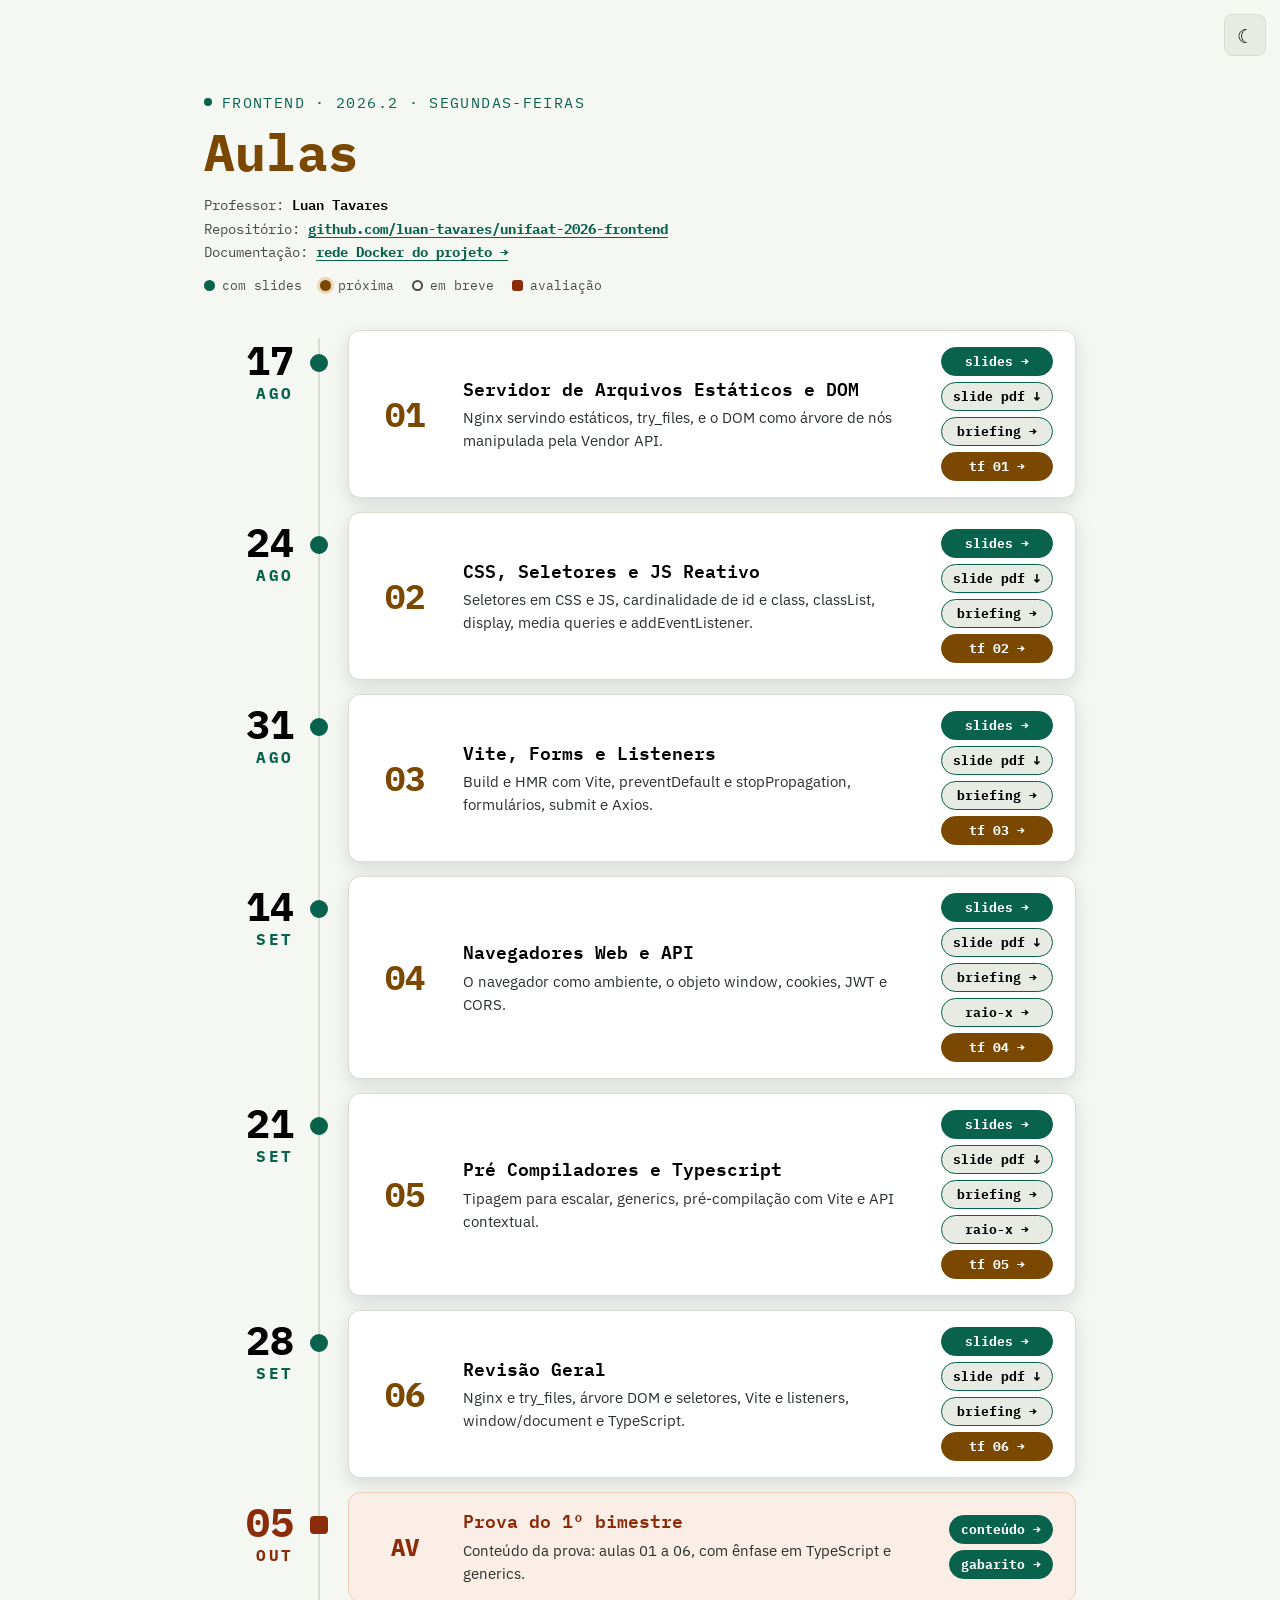
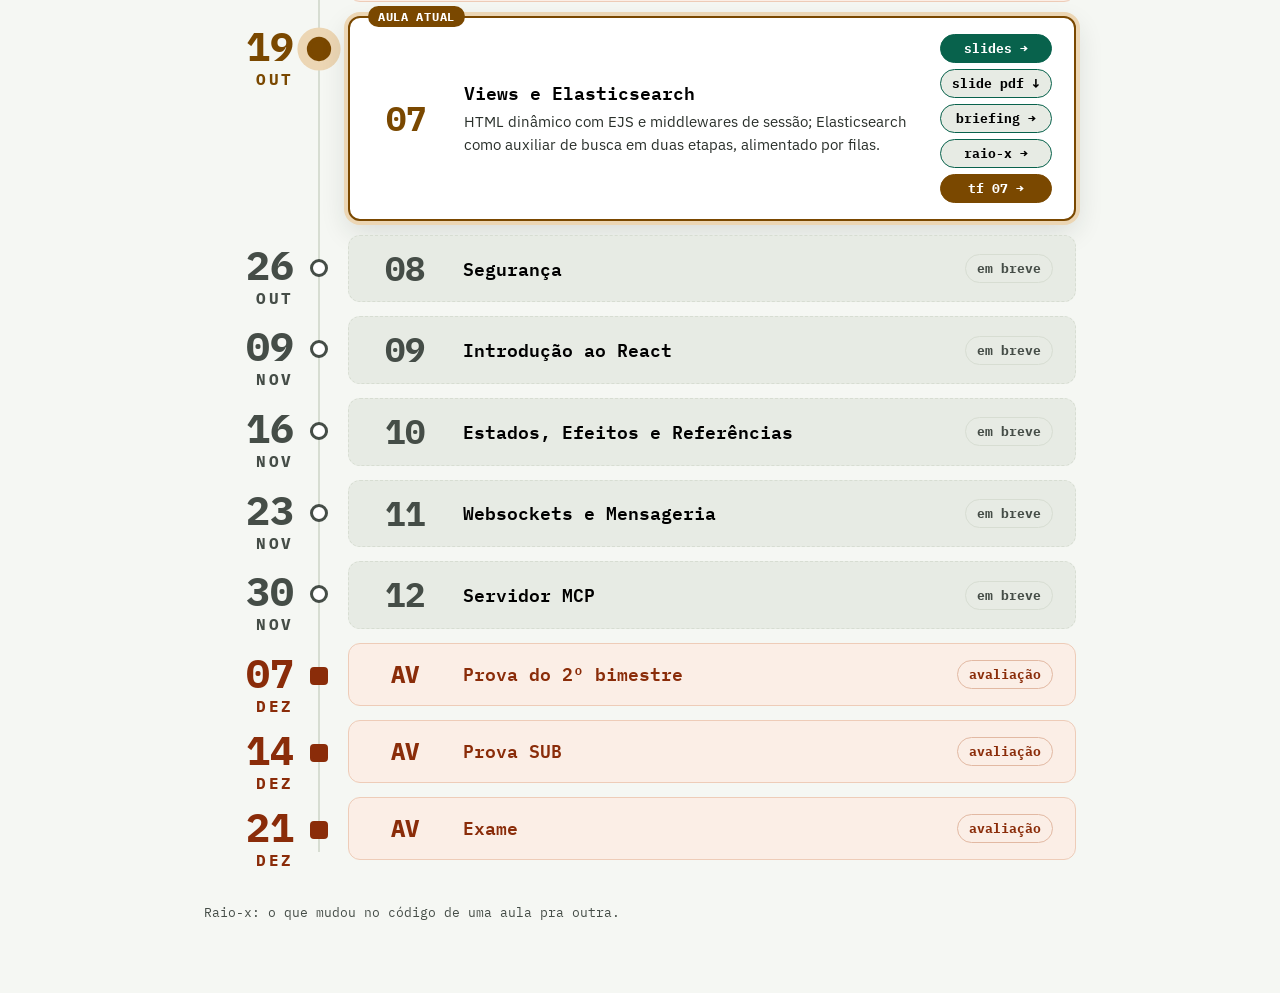
<file: index.html>
<!DOCTYPE html>
<html lang="pt-BR">
<head>
<meta charset="UTF-8">
<meta name="viewport" content="width=device-width, initial-scale=1">
<title>Frontend 2026.2 — Aulas</title>
<link rel="stylesheet" href="assets/timeline.css">
<script src="assets/tema.js"></script>
</head>
<body>
<main>

  <p class="eyebrow">Frontend · 2026.2 · segundas-feiras</p>
  <h1><span class="accent">Aulas</span></h1>
  <p class="meta stack">
    <span>Professor: <strong>Luan Tavares</strong></span>
    <span>Repositório: <a href="https://github.com/luan-tavares/unifaat-2026-frontend" target="_blank" rel="noopener">github.com/luan-tavares/unifaat-2026-frontend</a></span>
    <span>Documentação: <a href="aulas/rede-docker/index.html">rede Docker do projeto →</a></span>
  </p>

  <div class="legend" aria-hidden="true">
    <span class="l-done"><i></i>com slides</span>
    <span class="l-next"><i></i>próxima</span>
    <span class="l-soon"><i></i>em breve</span>
    <span class="l-exam"><i></i>avaliação</span>
  </div>

  <ol class="timeline">
      <li class="row done"><time class="when"><strong>17</strong><span>AGO</span></time><span class="dot"></span>
        <div class="card">
          <span class="num">01</span>
          <div class="info"><p class="title">Servidor de Arquivos Estáticos e DOM</p><p class="desc">Nginx servindo estáticos, try_files, e o DOM como árvore de nós manipulada pela Vendor API.</p></div>
          <div class="chips"><a class="chip primary" target="_blank" rel="noopener" href="aulas/01/slide/index.html">slides →</a><a class="chip" href="aulas/01/%5BFE%5D%20%5B01%5D%20Servidor%20de%20Arquivos%20Est%C3%A1ticos%20e%20DOM.pdf" download="[FE] [01] Servidor de Arquivos Estáticos e DOM.pdf" target="_blank" rel="noopener">slide pdf ↓</a><a class="chip" target="_blank" rel="noopener" href="aulas/01/briefing/index.html">briefing →</a><a class="chip tf" href="https://docs.google.com/forms/d/e/1FAIpQLScaZga2FaqkJQrMD6Ohx1a1Wrz-8cScR8_F0ubu4dE2eaTnPw/viewform?usp=publish-editor" target="_blank" rel="noopener">tf 01 →</a></div>
        </div>
      </li>
      <li class="row done"><time class="when"><strong>24</strong><span>AGO</span></time><span class="dot"></span>
        <div class="card">
          <span class="num">02</span>
          <div class="info"><p class="title">CSS, Seletores e JS Reativo</p><p class="desc">Seletores em CSS e JS, cardinalidade de id e class, classList, display, media queries e addEventListener.</p></div>
          <div class="chips"><a class="chip primary" target="_blank" rel="noopener" href="aulas/02/slide/index.html">slides →</a><a class="chip" href="aulas/02/%5BFE%5D%20%5B02%5D%20CSS%2C%20Seletores%20e%20JS%20Reativo.pdf" download="[FE] [02] CSS, Seletores e JS Reativo.pdf" target="_blank" rel="noopener">slide pdf ↓</a><a class="chip" target="_blank" rel="noopener" href="aulas/02/briefing/index.html">briefing →</a><a class="chip tf" href="https://docs.google.com/forms/d/e/1FAIpQLSdJ1DIp8VmDNyzQV2haY4HWodQPi2OSSbwb_CHGk5LzfYtHBw/viewform?usp=dialog" target="_blank" rel="noopener">tf 02 →</a></div>
        </div>
      </li>
      <li class="row done"><time class="when"><strong>31</strong><span>AGO</span></time><span class="dot"></span>
        <div class="card">
          <span class="num">03</span>
          <div class="info"><p class="title">Vite, Forms e Listeners</p><p class="desc">Build e HMR com Vite, preventDefault e stopPropagation, formulários, submit e Axios.</p></div>
          <div class="chips"><a class="chip primary" target="_blank" rel="noopener" href="aulas/03/slide/index.html">slides →</a><a class="chip" href="aulas/03/%5BFE%5D%20%5B03%5D%20Vite%2C%20Forms%20e%20Listeners.pdf" download="[FE] [03] Vite, Forms e Listeners.pdf" target="_blank" rel="noopener">slide pdf ↓</a><a class="chip" target="_blank" rel="noopener" href="aulas/03/briefing/index.html">briefing →</a><a class="chip tf" href="https://docs.google.com/forms/d/e/1FAIpQLSfVSiBxATYNmBNf0aLWIwGsq7BChyBwGIvV4y6BqKFiTUySAg/viewform?usp=dialog" target="_blank" rel="noopener">tf 03 →</a></div>
        </div>
      </li>
      <li class="row done"><time class="when"><strong>14</strong><span>SET</span></time><span class="dot"></span>
        <div class="card">
          <span class="num">04</span>
          <div class="info"><p class="title">Navegadores Web e API</p><p class="desc">O navegador como ambiente, o objeto window, cookies, JWT e CORS.</p></div>
          <div class="chips"><a class="chip primary" target="_blank" rel="noopener" href="aulas/04/slide/index.html">slides →</a><a class="chip" href="aulas/04/%5BFE%5D%20%5B04%5D%20Navegadores%20Web%20e%20API.pdf" download="[FE] [04] Navegadores Web e API.pdf" target="_blank" rel="noopener">slide pdf ↓</a><a class="chip" target="_blank" rel="noopener" href="aulas/04/briefing/index.html">briefing →</a><a class="chip" target="_blank" rel="noopener" href="aulas/04/raio-x/index.html">raio-x →</a><a class="chip tf" href="https://docs.google.com/forms/d/e/1FAIpQLSfQYQpk55_9VKsyME84-QnLjedeBv_KXPD5RHBAZPxwnPnRjQ/viewform?usp=publish-editor" target="_blank" rel="noopener">tf 04 →</a></div>
        </div>
      </li>
      <li class="row done"><time class="when"><strong>21</strong><span>SET</span></time><span class="dot"></span>
        <div class="card">
          <span class="num">05</span>
          <div class="info"><p class="title">Pré Compiladores e Typescript</p><p class="desc">Tipagem para escalar, generics, pré-compilação com Vite e API contextual.</p></div>
          <div class="chips"><a class="chip primary" target="_blank" rel="noopener" href="aulas/05/slide/index.html">slides →</a><a class="chip" href="aulas/05/%5BFE%5D%20%5B05%5D%20Pr%C3%A9%20Compiladores%20e%20Typescript.pdf" download="[FE] [05] Pré Compiladores e Typescript.pdf" target="_blank" rel="noopener">slide pdf ↓</a><a class="chip" target="_blank" rel="noopener" href="aulas/05/briefing/index.html">briefing →</a><a class="chip" target="_blank" rel="noopener" href="aulas/05/raio-x/index.html">raio-x →</a><a class="chip tf" href="https://docs.google.com/forms/d/e/1FAIpQLSeYG0oQTpWqqZGSCAsTJwpw26Yrd2laubS9VVqqAA_Lr2L_Og/viewform?usp=publish-editor" target="_blank" rel="noopener">tf 05 →</a></div>
        </div>
      </li>
      <li class="row done"><time class="when"><strong>28</strong><span>SET</span></time><span class="dot"></span>
        <div class="card">
          <span class="num">06</span>
          <div class="info"><p class="title">Revisão Geral</p><p class="desc">Nginx e try_files, árvore DOM e seletores, Vite e listeners, window/document e TypeScript.</p></div>
          <div class="chips"><a class="chip primary" target="_blank" rel="noopener" href="aulas/06/slide/index.html">slides →</a><a class="chip" href="aulas/06/%5BFE%5D%20%5B06%5D%20Revis%C3%A3o%20Geral.pdf" download="[FE] [06] Revisão Geral.pdf" target="_blank" rel="noopener">slide pdf ↓</a><a class="chip" target="_blank" rel="noopener" href="aulas/06/briefing/index.html">briefing →</a><a class="chip tf" href="https://docs.google.com/forms/d/e/1FAIpQLSdX_KVPNOB7EXGimv9pF8N2Q99ft_7oulpYz5XcNDYDZS7JJw/viewform?usp=publish-editor" target="_blank" rel="noopener">tf 06 →</a></div>
        </div>
      </li>
      <li class="row exam"><time class="when"><strong>05</strong><span>OUT</span></time><span class="dot"></span>
        <div class="card">
          <span class="num">AV</span>
          <div class="info"><p class="title">Prova do 1º bimestre</p><p class="desc">Conteúdo da prova: aulas 01 a 06, com ênfase em TypeScript e generics.</p></div>
          <div class="chips"><a class="chip primary" target="_blank" rel="noopener" href="aulas/prova-1/index.html">conteúdo →</a><a class="chip primary" target="_blank" rel="noopener" href="aulas/prova-1/gabarito/index.html">gabarito →</a></div>
        </div>
      </li>
      <li class="row next atual"><time class="when"><strong>19</strong><span>OUT</span></time><span class="dot"></span>
        <div class="card">
          <span class="selo">aula atual</span>
          <span class="num">07</span>
          <div class="info"><p class="title">Views e Elasticsearch</p><p class="desc">HTML dinâmico com EJS e middlewares de sessão; Elasticsearch como auxiliar de busca em duas etapas, alimentado por filas.</p></div>
          <div class="chips"><a class="chip primary" target="_blank" rel="noopener" href="aulas/07/slide/index.html">slides →</a><a class="chip" href="aulas/07/%5BFE%5D%20%5B07%5D%20Views%20e%20Elasticsearch.pdf" download="[FE] [07] Views e Elasticsearch.pdf" target="_blank" rel="noopener">slide pdf ↓</a><a class="chip" target="_blank" rel="noopener" href="aulas/07/briefing/index.html">briefing →</a><a class="chip" target="_blank" rel="noopener" href="aulas/07/raio-x/index.html">raio-x →</a><a class="chip tf" href="https://docs.google.com/forms/d/e/1FAIpQLSdJEQMCfZT5hO48KjOPJpwLvxU4O7_JJaMZPW3w5OmqTCxZUQ/viewform?usp=publish-editor" target="_blank" rel="noopener">tf 07 →</a></div>
        </div>
      </li>
      <li class="row soon"><time class="when"><strong>26</strong><span>OUT</span></time><span class="dot"></span>
        <div class="card">
          <span class="num">08</span>
          <div class="info"><p class="title">Segurança</p></div>
          <span class="chip">em breve</span>
        </div>
      </li>
      <li class="row soon"><time class="when"><strong>09</strong><span>NOV</span></time><span class="dot"></span>
        <div class="card">
          <span class="num">09</span>
          <div class="info"><p class="title">Introdução ao React</p></div>
          <span class="chip">em breve</span>
        </div>
      </li>
      <li class="row soon"><time class="when"><strong>16</strong><span>NOV</span></time><span class="dot"></span>
        <div class="card">
          <span class="num">10</span>
          <div class="info"><p class="title">Estados, Efeitos e Referências</p></div>
          <span class="chip">em breve</span>
        </div>
      </li>
      <li class="row soon"><time class="when"><strong>23</strong><span>NOV</span></time><span class="dot"></span>
        <div class="card">
          <span class="num">11</span>
          <div class="info"><p class="title">Websockets e Mensageria</p></div>
          <span class="chip">em breve</span>
        </div>
      </li>
      <li class="row soon"><time class="when"><strong>30</strong><span>NOV</span></time><span class="dot"></span>
        <div class="card">
          <span class="num">12</span>
          <div class="info"><p class="title">Servidor MCP</p></div>
          <span class="chip">em breve</span>
        </div>
      </li>
      <li class="row exam"><time class="when"><strong>07</strong><span>DEZ</span></time><span class="dot"></span>
        <div class="card">
          <span class="num">AV</span>
          <div class="info"><p class="title">Prova do 2º bimestre</p></div>
          <span class="chip">avaliação</span>
        </div>
      </li>
      <li class="row exam"><time class="when"><strong>14</strong><span>DEZ</span></time><span class="dot"></span>
        <div class="card">
          <span class="num">AV</span>
          <div class="info"><p class="title">Prova SUB</p></div>
          <span class="chip">avaliação</span>
        </div>
      </li>
      <li class="row exam"><time class="when"><strong>21</strong><span>DEZ</span></time><span class="dot"></span>
        <div class="card">
          <span class="num">AV</span>
          <div class="info"><p class="title">Exame</p></div>
          <span class="chip">avaliação</span>
        </div>
      </li>
  </ol>

  <footer>Raio-x: o que mudou no código de uma aula pra outra.</footer>
</main>
</body>
</html>
</file>
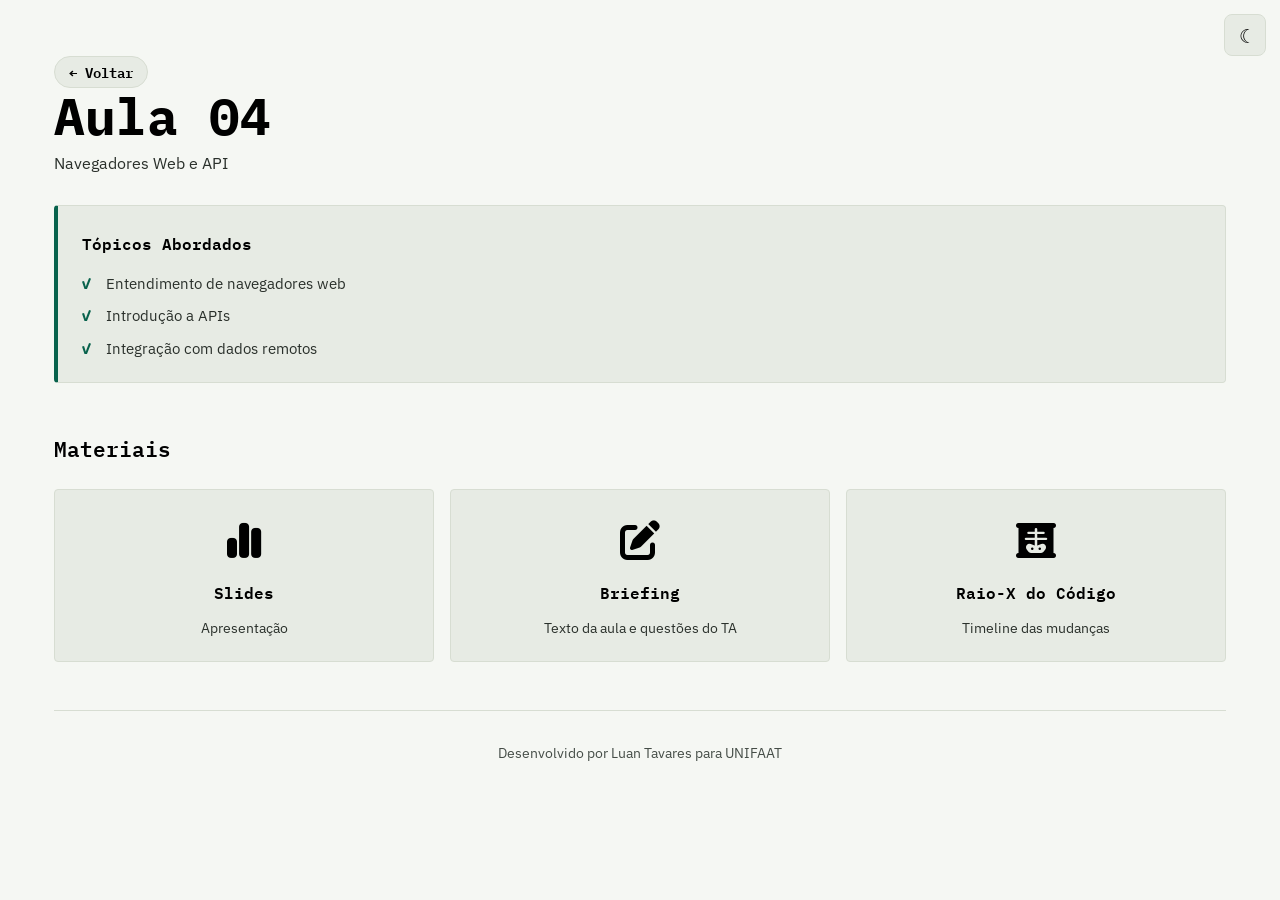
<file: aulas/04/index.html>
<!DOCTYPE html>
<html lang="pt-BR">
<head>
    <meta charset="UTF-8">
    <meta name="viewport" content="width=device-width, initial-scale=1.0">
    <title>Aula 04 - Navegadores Web e API</title>
    <link rel="stylesheet" href="../../assets/timeline.css">
    <script src="../../assets/tema.js"></script>
<link rel="stylesheet" href="https://cdnjs.cloudflare.com/ajax/libs/font-awesome/6.7.2/css/all.min.css">
</head>
<body>
    <div class="container">
        <a href="../../index.html" class="back-link">← Voltar</a>

        <h1>Aula 04</h1>
        <p class="subtitle">Navegadores Web e API</p>

        <div class="topics-box">
            <h3>Tópicos Abordados</h3>
            <ul>
                <li>Entendimento de navegadores web</li>
                <li>Introdução a APIs</li>
                <li>Integração com dados remotos</li>
            </ul>
        </div>

        <div class="section">
            <h2 class="section-title">Materiais</h2>
            <div class="materials-grid">
                <a href="./slide/" class="material-link">
                    <div class="material-icon"><i class="fa-solid fa-chart-simple"></i></div>
                    <div class="material-name">Slides</div>
                    <div class="material-desc">Apresentação</div>
                </a>
                <a href="./briefing/" class="material-link">
                    <div class="material-icon"><i class="fa-solid fa-pen-to-square"></i></div>
                    <div class="material-name">Briefing</div>
                    <div class="material-desc">Texto da aula e questões do TA</div>
                </a>
                <a href="./raio-x/index.html" class="material-link">
                    <div class="material-icon"><i class="fa-solid fa-x-ray"></i></div>
                    <div class="material-name">Raio-X do Código</div>
                    <div class="material-desc">Timeline das mudanças</div>
                </a>
            </div>
        </div>

        <div class="footer">
            Desenvolvido por Luan Tavares para UNIFAAT
        </div>
    </div>
</body>
</html>
</file>
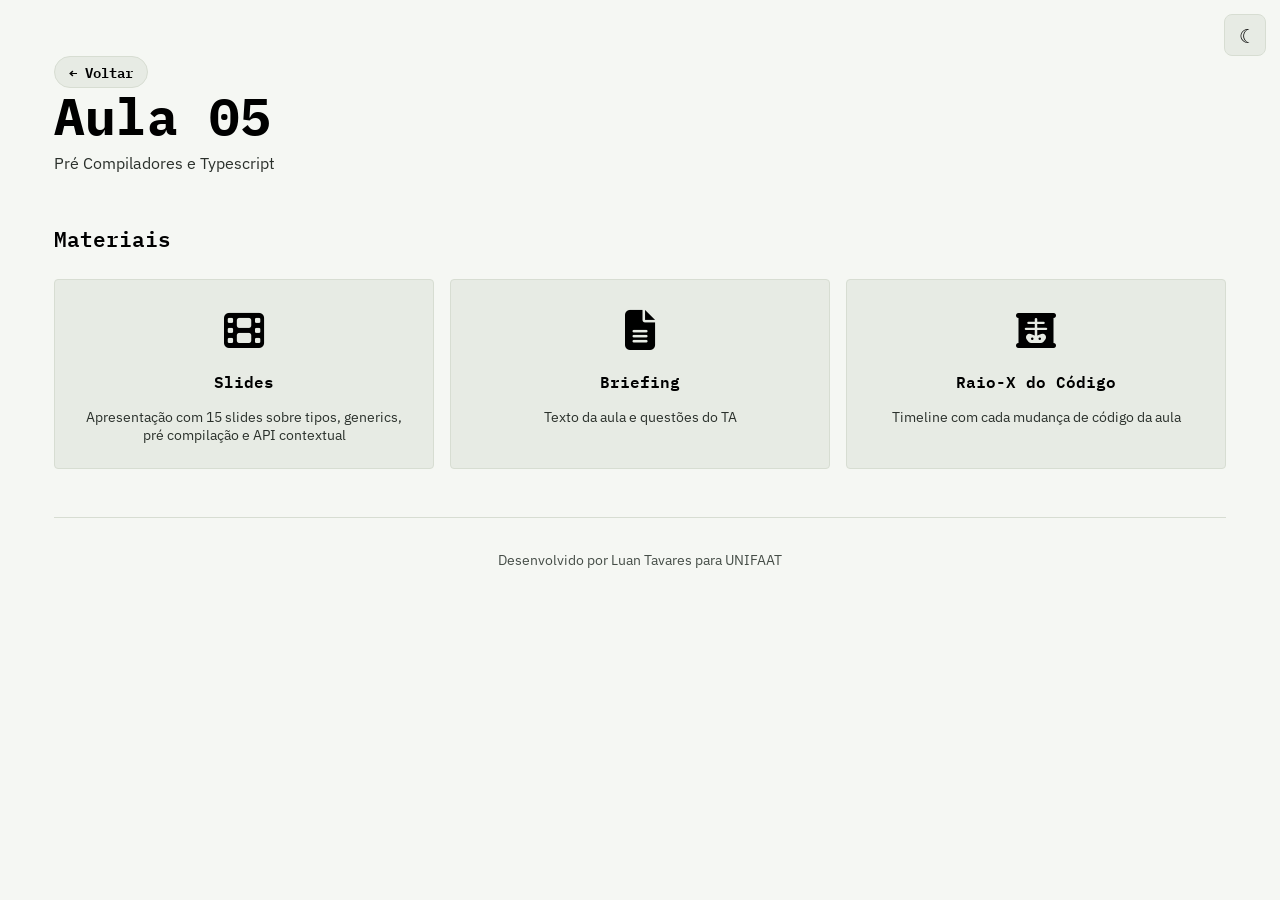
<file: aulas/05/index.html>
<!DOCTYPE html>
<html lang="pt-BR">
<head>
  <meta charset="UTF-8">
  <meta name="viewport" content="width=device-width, initial-scale=1">
  <title>Aula 05 — Pré Compiladores e Typescript</title>
  <link rel="stylesheet" href="../../assets/timeline.css">
  <script src="../../assets/tema.js"></script>
  <link rel="stylesheet" href="https://cdnjs.cloudflare.com/ajax/libs/font-awesome/6.7.2/css/all.min.css">
</head>
<body>
  <div class="container">
    <a href="../../index.html" class="back-link">← Voltar</a>

    <h1>Aula 05</h1>
    <p class="subtitle">Pré Compiladores e Typescript</p>

    <div class="section">
      <h2 class="section-title">Materiais</h2>
      <div class="materials-grid">
        <a href="./slide/" class="material-link">
          <div class="material-icon"><i class="fa-solid fa-film"></i></div>
          <div class="material-name">Slides</div>
          <div class="material-desc">Apresentação com 15 slides sobre tipos, generics, pré compilação e API contextual</div>
        </a>
        <a href="./briefing/" class="material-link">
          <div class="material-icon"><i class="fa-solid fa-file-lines"></i></div>
          <div class="material-name">Briefing</div>
          <div class="material-desc">Texto da aula e questões do TA</div>
        </a>
        <a href="raio-x/index.html" class="material-link">
          <div class="material-icon"><i class="fa-solid fa-x-ray"></i></div>
          <div class="material-name">Raio-X do Código</div>
          <div class="material-desc">Timeline com cada mudança de código da aula</div>
        </a>
      </div>
    </div>

    <div class="footer">Desenvolvido por Luan Tavares para UNIFAAT</div>
  </div>
</body>
</html>
</file>
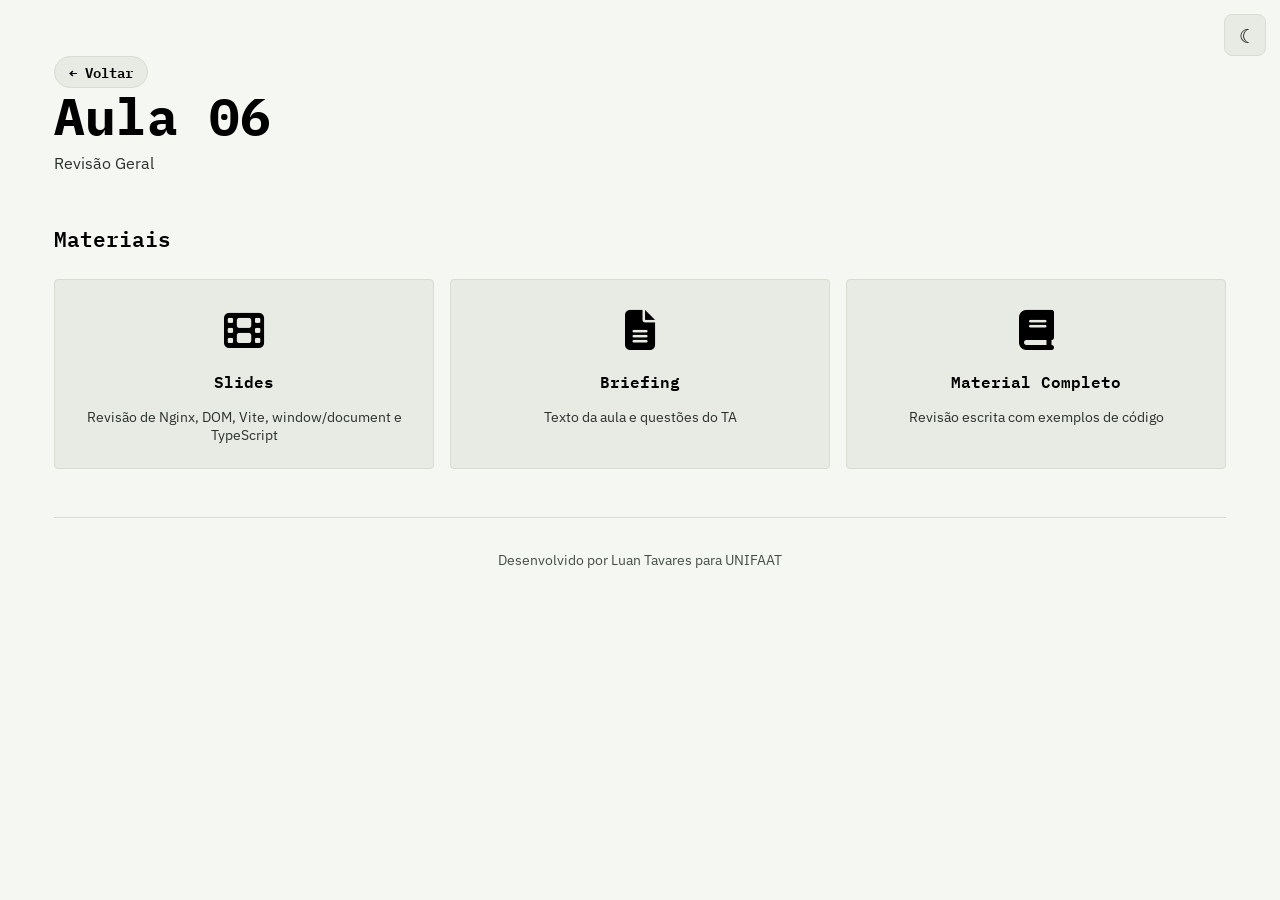
<file: aulas/06/index.html>
<!DOCTYPE html>
<html lang="pt-BR">
<head>
  <meta charset="UTF-8">
  <meta name="viewport" content="width=device-width, initial-scale=1">
  <title>Aula 06 — Revisão Geral</title>
  <link rel="stylesheet" href="../../assets/timeline.css">
  <script src="../../assets/tema.js"></script>
  <link rel="stylesheet" href="https://cdnjs.cloudflare.com/ajax/libs/font-awesome/6.7.2/css/all.min.css">
</head>
<body>
  <div class="container">
    <a href="../../index.html" class="back-link">← Voltar</a>

    <h1>Aula 06</h1>
    <p class="subtitle">Revisão Geral</p>

    <div class="section">
      <h2 class="section-title">Materiais</h2>
      <div class="materials-grid">
        <a href="./slide/" class="material-link">
          <div class="material-icon"><i class="fa-solid fa-film"></i></div>
          <div class="material-name">Slides</div>
          <div class="material-desc">Revisão de Nginx, DOM, Vite, window/document e TypeScript</div>
        </a>
        <a href="./briefing/" class="material-link">
          <div class="material-icon"><i class="fa-solid fa-file-lines"></i></div>
          <div class="material-name">Briefing</div>
          <div class="material-desc">Texto da aula e questões do TA</div>
        </a>
        <a href="README.md" class="material-link">
          <div class="material-icon"><i class="fa-solid fa-book"></i></div>
          <div class="material-name">Material Completo</div>
          <div class="material-desc">Revisão escrita com exemplos de código</div>
        </a>
      </div>
    </div>

    <div class="footer">Desenvolvido por Luan Tavares para UNIFAAT</div>
  </div>
</body>
</html>
</file>
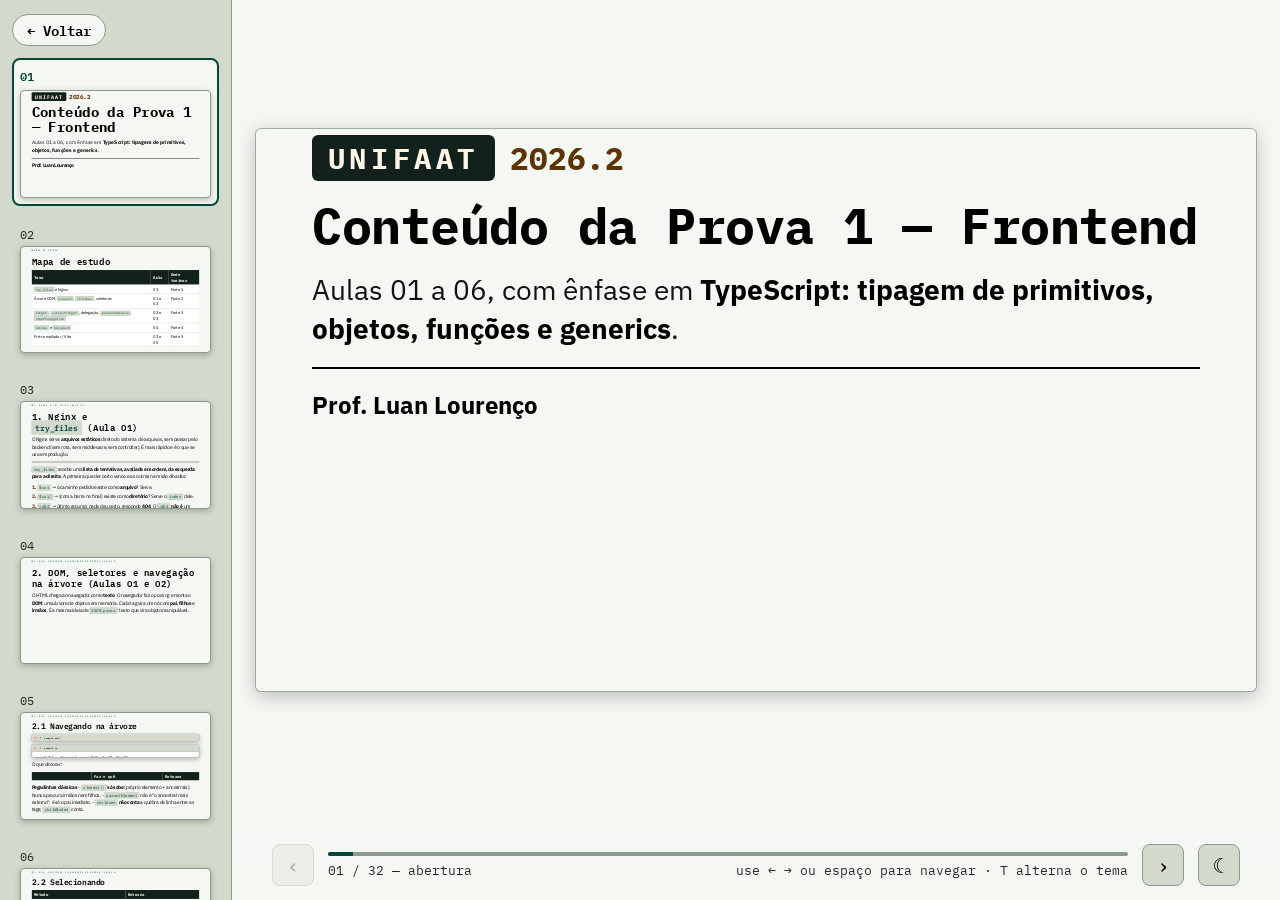
<file: aulas/prova-1/index.html>
<!DOCTYPE html>
<html lang="pt-BR">
<head>
<meta charset="UTF-8">
<meta name="viewport" content="width=device-width, initial-scale=1">
<title>Conteúdo da Prova 1 — Frontend 2026.2</title>
<link rel="icon" type="image/svg+xml" href="favicon.svg">
<link rel="stylesheet" href="../../assets/slide.css">
<link rel="stylesheet" href="../../assets/slide-16x9.css">
<script src="../../assets/tema.js"></script>
</head>
<body class="prova">

<aside class="sidebar" id="sidebar" aria-label="Miniaturas dos slides">
  <a class="sidebar-back" href="../../index.html">← Voltar</a>
</aside>

<div class="deck" id="deck">

  <section class="slide" data-eyebrow="abertura">
    <div class="cover-top">
      <span class="cover-uni">Unifaat</span>
      <span class="cover-sem">2026.2</span>
    </div>
    <h1>Conteúdo da Prova 1 — Frontend</h1>
    <p class="lede" style="font-size:2.2rem">Aulas 01 a 06, com ênfase em <strong>TypeScript: tipagem de primitivos, objetos, funções e generics</strong>.</p>
    <p class="cover-prof">Prof. Luan Lourenço</p>
  </section>

  <section class="slide" data-eyebrow="mapa de estudo">
<p class="eyebrow">mapa de estudo</p><h2>Mapa de estudo</h2>
<div class="tbl-wrap"><table>
<thead>
<tr>
<th>Tema</th>
<th>Aula</th>
<th>Onde treinar</th>
</tr>
</thead>
<tbody>
<tr>
<td><code>try_files</code> e Nginx</td>
<td>01</td>
<td>Parte 1</td>
</tr>
<tr>
<td>Árvore DOM, <code>closest</code>, <code>children</code>, seletores</td>
<td>01 e 02</td>
<td>Parte 2</td>
</tr>
<tr>
<td><code>target</code>, <code>currentTarget</code>, delegação, <code>preventDefault</code>, <code>stopPropagation</code></td>
<td>02 e 03</td>
<td>Parte 3</td>
</tr>
<tr>
<td><code>window</code> e <code>document</code></td>
<td>04</td>
<td>Parte 4</td>
</tr>
<tr>
<td>Pré-compilador / Vite</td>
<td>03 e 05</td>
<td>Parte 5</td>
</tr>
<tr>
<td><strong>TypeScript: primitivos, objetos, funções e generics</strong></td>
<td><strong>05</strong></td>
<td><strong>Parte 6</strong></td>
</tr>
</tbody>
</table></div>
  </section>

  <section class="slide" data-eyebrow="1. nginx e try_files (aula 01)">
<p class="eyebrow">1. nginx e try_files (aula 01)</p><h2>1. Nginx e <code>try_files</code> (Aula 01)</h2>
<p>O Nginx serve <strong>arquivos estáticos</strong> direto do sistema de arquivos, sem passar pelo backend (sem rota, sem middleware, sem controller). É mais rápido e é o que se usa em produção.</p>
<div class="term"><div class="term-bar"><span class="term-dot r"></span><span class="term-dot y"></span><span class="term-dot g"></span><span class="term-path">default.conf</span></div><div class="term-body"><div class="term-line">server {
    listen 80;
    root /var/www;
    index index.html;
    location / {
        try_files $uri $uri/ =404;
    }
}
</div></div></div>
<p><code>try_files</code> recebe uma <strong>lista de tentativas, avaliada em ordem, da esquerda para a direita</strong>. A primeira que der certo vence e as outras nem são olhadas:</p>
<ol>
<li><code>$uri</code> → o caminho pedido existe como <strong>arquivo</strong>? Serve.</li>
<li><code>$uri/</code> → (com a barra no final) existe como <strong>diretório</strong>? Serve o <code>index</code> dele.</li>
<li><code>=404</code> → último recurso: nada deu certo, responde <strong>404</strong>. O <code>=404</code> <strong>não é</strong> um arquivo nem uma tentativa de busca: é a resposta final.</li>
</ol>
<p>Exemplo: pedido <code>GET /blog</code>.</p>
<div class="term"><div class="term-bar"><span class="term-dot r"></span><span class="term-dot y"></span><span class="term-dot g"></span><span class="term-path">anotação</span></div><div class="term-body"><div class="term-line">1) existe o arquivo &quot;blog&quot;?        não
2) existe o diretório &quot;blog/&quot;?     sim → serve blog/index.html
</div></div></div>
<p>Sem o <code>$uri/</code>, o Nginx só saberia procurar arquivos exatos: <code>/blog</code> daria 404, mesmo existindo <code>blog/index.html</code>. Até a raiz (<code>/</code>) quebraria.</p>
<p><strong>Prioridade entre <code>location</code></strong>: o Nginx não lê de cima para baixo. Ele escolhe o <strong>prefixo mais longo</strong> que casa com o caminho. <code>/imagens/foto.png</code> cai em <code>location /imagens/</code> mesmo que <code>location /</code> esteja escrito antes.</p>
<p><strong>Por que Nginx + Docker</strong> (e não abrir o HTML com dois cliques, nem criar um backend só para servir arquivo)? Porque cria um <strong>ambiente de servidor real</strong>, igual à produção, sem backend desnecessário.</p>
  </section>

  <section class="slide" data-eyebrow="2. dom, seletores e navegação na árvore (aulas 0">
<p class="eyebrow">2. dom, seletores e navegação na árvore (aulas 0</p><h2>2. DOM, seletores e navegação na árvore (Aulas 01 e 02)</h2>
<p>O HTML chega ao navegador como <strong>texto</strong>. O navegador faz o <em>parsing</em> e monta o <strong>DOM</strong>: uma árvore de objetos em memória. Cada tag vira um nó com <strong>pai</strong>, <strong>filhos</strong> e <strong>irmãos</strong>. É a mesma ideia de <code>JSON.parse</code>: texto que vira objeto manipulável.</p>
  </section>

  <section class="slide" data-eyebrow="2. dom, seletores e navegação na árvore (aulas 0">
<p class="eyebrow">2. dom, seletores e navegação na árvore (aulas 0</p><h3>2.1 Navegando na árvore</h3>
<div class="term"><div class="term-bar"><span class="term-dot r"></span><span class="term-dot y"></span><span class="term-dot g"></span><span class="term-path">exemplo.html</span></div><div class="term-body"><div class="term-line">&lt;section id=&quot;loja&quot;&gt;
  &lt;h2&gt;Ofertas&lt;/h2&gt;
  &lt;ul class=&quot;lista&quot;&gt;
    &lt;li class=&quot;item destaque&quot;&gt;Caneta&lt;/li&gt;
    &lt;li class=&quot;item&quot;&gt;Caderno&lt;/li&gt;
  &lt;/ul&gt;
&lt;/section&gt;
</div></div></div>
<div class="term"><div class="term-bar"><span class="term-dot r"></span><span class="term-dot y"></span><span class="term-dot g"></span><span class="term-path">exemplo.js</span></div><div class="term-body"><div class="term-line">const li = document.querySelector(&quot;.item&quot;);

li.parentElement;                 // &lt;ul class=&quot;lista&quot;&gt;  (só o pai DIRETO)
li.closest(&quot;.lista&quot;);             // &lt;ul class=&quot;lista&quot;&gt;  (sobe procurando)
li.closest(&quot;section&quot;);            // &lt;section id=&quot;loja&quot;&gt; (sobe vários níveis)
li.closest(&quot;.item&quot;);              // o PRÓPRIO li (começa por ele mesmo!)
li.closest(&quot;h2&quot;);                 // null (h2 é irmão do ul, não ancestral)
li.nextElementSibling;            // o próximo &lt;li&gt;
document.querySelector(&quot;.lista&quot;).children;      // 2 elementos &lt;li&gt;
document.querySelector(&quot;.lista&quot;).childNodes;    // 5 nós (2 li + 3 textos de quebra de linha)
</div></div></div>
<p>O que decorar:</p>
<div class="tbl-wrap"><table>
<thead>
<tr>
<th></th>
<th>Faz o quê</th>
<th>Retorna</th>
</tr>
</thead>
<tbody>
<tr>
<td><code>parentElement</code></td>
<td>sobe <strong>um</strong> nível</td>
<td><code>Element</code> ou <code>null</code></td>
</tr>
<tr>
<td><code>closest(seletor)</code></td>
<td>começa <strong>no próprio elemento</strong> e sobe por <strong>ancestrais</strong> até casar</td>
<td><code>Element</code> ou <code>null</code></td>
</tr>
<tr>
<td><code>children</code></td>
<td>filhos que são <strong>elementos</strong></td>
<td><code>HTMLCollection</code></td>
</tr>
<tr>
<td><code>childNodes</code></td>
<td><strong>todos</strong> os nós filhos, inclusive texto (espaços e quebras de linha)</td>
<td><code>NodeList</code></td>
</tr>
<tr>
<td><code>firstElementChild</code> / <code>lastElementChild</code></td>
<td>primeiro/último filho elemento</td>
<td><code>Element</code> ou <code>null</code></td>
</tr>
</tbody>
</table></div>
<p><strong>Pegadinhas clássicas</strong>
- <code>closest()</code> <strong>só sobe</strong> (próprio elemento + ancestrais). Nunca procura irmãos nem filhos.
- <code>parentElement</code> não é "o ancestral mais externo": é só o pai imediato.
- <code>children</code> <strong>não conta</strong> a quebra de linha entre as tags; <code>childNodes</code> conta.</p>
  </section>

  <section class="slide" data-eyebrow="2. dom, seletores e navegação na árvore (aulas 0">
<p class="eyebrow">2. dom, seletores e navegação na árvore (aulas 0</p><h3>2.2 Selecionando</h3>
<div class="tbl-wrap"><table>
<thead>
<tr>
<th>Método</th>
<th>Retorna</th>
</tr>
</thead>
<tbody>
<tr>
<td><code>getElementById("x")</code></td>
<td><code>Element</code> ou <code>null</code></td>
</tr>
<tr>
<td><code>querySelector(seletor)</code></td>
<td><strong>o primeiro</strong> que casa: <code>Element</code> ou <code>null</code></td>
</tr>
<tr>
<td><code>querySelectorAll(seletor)</code></td>
<td><strong>todos</strong> que casam: <code>NodeList</code></td>
</tr>
<tr>
<td><code>getElementsByClassName</code> / <code>getElementsByTagName</code></td>
<td><code>HTMLCollection</code></td>
</tr>
</tbody>
</table></div>
<p><code>id</code> é <strong>1 para 1</strong> (um por elemento, nunca repete no documento). <code>class</code> é <strong>n para n</strong> (um elemento pode ter várias, e uma classe pode estar em vários elementos). Por isso id devolve um elemento e class devolve coleção.</p>
  </section>

  <section class="slide" data-eyebrow="2. dom, seletores e navegação na árvore (aulas 0">
<p class="eyebrow">2. dom, seletores e navegação na árvore (aulas 0</p><h3>2.3 Seletores (valem no CSS <strong>e</strong> no <code>querySelector</code>)</h3>
<div class="tbl-wrap"><table>
<thead>
<tr>
<th>Seletor</th>
<th>Significa</th>
</tr>
</thead>
<tbody>
<tr>
<td><code>A B</code></td>
<td><strong>descendente</strong>: B em qualquer nível dentro de A</td>
</tr>
<tr>
<td><code>A &gt; B</code></td>
<td><strong>filho direto</strong>: B é filho imediato de A</td>
</tr>
<tr>
<td><code>A + B</code></td>
<td><strong>irmão adjacente</strong>: B vem logo depois de A, mesmo pai</td>
</tr>
<tr>
<td><code>A ~ B</code></td>
<td><strong>irmãos seguintes</strong>: todo B depois de A, mesmo pai</td>
</tr>
<tr>
<td><code>.a.b</code> (sem espaço)</td>
<td><strong>o mesmo elemento</strong> tem as classes <code>a</code> <strong>e</strong> <code>b</code></td>
</tr>
<tr>
<td><code>.a .b</code> (com espaço)</td>
<td><code>.b</code> <strong>dentro</strong> de <code>.a</code></td>
</tr>
<tr>
<td><code>[type="text"]</code>, <code>[href^="https"]</code>, <code>[src$=".png"]</code>, <code>[class*="alert"]</code></td>
<td>atributo igual / começa com / termina com / contém</td>
</tr>
<tr>
<td><code>:first-child</code>, <code>:last-child</code>, <code>:nth-child(n)</code>, <code>:hover</code>, <code>:focus</code></td>
<td>estados e posições</td>
</tr>
</tbody>
</table></div>
<p><strong>Como montar um seletor difícil: traduza frase por frase.</strong></p>
<div class="term"><div class="term-bar"><span class="term-dot r"></span><span class="term-dot y"></span><span class="term-dot g"></span><span class="term-path">exemplo.html</span></div><div class="term-body"><div class="term-line">&lt;form class=&quot;login&quot;&gt;
  &lt;label class=&quot;campo&quot;&gt;E-mail&lt;/label&gt;
  &lt;input type=&quot;email&quot;&gt;
  &lt;input type=&quot;password&quot;&gt;
&lt;/form&gt;
</div></div></div>
<p>"O <code>input</code> que vem <strong>imediatamente depois</strong> de um <code>label.campo</code> que é <strong>filho direto</strong> do <code>form.login</code>":</p>
<div class="term"><div class="term-bar"><span class="term-dot r"></span><span class="term-dot y"></span><span class="term-dot g"></span><span class="term-path">anotação</span></div><div class="term-body"><div class="term-line">form.login &gt; label.campo + input
 └ 1) filho direto ┘      └ 2) irmão adjacente
</div></div></div>
<p>Dicas: <code>.x.y</code> = mesma tag com as duas classes; <code>+</code> só pega <strong>um</strong> irmão (o próximo); <code>~</code> pega <strong>todos</strong> os seguintes; um espaço aceita qualquer profundidade, <code>&gt;</code> exige filho direto.</p>
  </section>

  <section class="slide" data-eyebrow="3. eventos (aulas 02 e 03)">
<p class="eyebrow">3. eventos (aulas 02 e 03)</p><h3>3.1 <code>target</code> e <code>currentTarget</code></h3>
<div class="term"><div class="term-bar"><span class="term-dot r"></span><span class="term-dot y"></span><span class="term-dot g"></span><span class="term-path">exemplo.js</span></div><div class="term-body"><div class="term-line">lista.addEventListener(&quot;click&quot;, (event) =&gt; {
  event.target;         // ONDE o clique realmente aconteceu (pode ser um filho)
  event.currentTarget;  // ONDE o listener está registrado (aqui: sempre `lista`)
});
</div></div></div>
<p>Clicou num <code>&lt;button&gt;</code> dentro de um <code>&lt;li&gt;</code> dentro de <code>lista</code>? <code>target</code> é o <code>button</code>; <code>currentTarget</code> é <code>lista</code>. Se o clique pode cair num filho interno (ícone, texto), use <code>event.target.closest("li")</code> para achar o elemento que interessa.</p>
  </section>

  <section class="slide" data-eyebrow="3. eventos (aulas 02 e 03)">
<p class="eyebrow">3. eventos (aulas 02 e 03)</p><h3>3.2 Propagação e delegação</h3>
<p>Todo evento percorre até três fases:</p>
<div class="term"><div class="term-bar"><span class="term-dot r"></span><span class="term-dot y"></span><span class="term-dot g"></span><span class="term-path">anotação</span></div><div class="term-body"><div class="term-line">① capturing  ↓  window → html → body → ... → pai do alvo
② target        o elemento onde aconteceu
③ bubbling   ↑  alvo → pai → ... → body → html → window
</div></div></div>
<p><code>addEventListener</code> escuta, por padrão, a fase de <strong>bubbling</strong>. Para escutar na de capturing: <code>{ capture: true }</code> como terceiro argumento.</p>
<p>Como o evento <strong>borbulha</strong>, dá pra registrar <strong>um único listener no pai</strong> e tratar os filhos pelo <code>target</code>: é a <strong>delegação de eventos</strong>. Vantagens: menos listeners (menos memória), e funciona também para itens <strong>criados depois</strong>, sem registrar nada de novo.</p>
  </section>

  <section class="slide" data-eyebrow="3. eventos (aulas 02 e 03)">
<p class="eyebrow">3. eventos (aulas 02 e 03)</p><h3>3.3 <code>preventDefault()</code> x <code>stopPropagation()</code>: problemas diferentes</h3>
<div class="tbl-wrap"><table>
<thead>
<tr>
<th></th>
<th>Cancela</th>
<th>Exemplo</th>
</tr>
</thead>
<tbody>
<tr>
<td><code>event.preventDefault()</code></td>
<td>o <strong>comportamento padrão</strong> do navegador (link navega, formulário recarrega a página)</td>
<td><code>&lt;a href="#"&gt;</code> não pula pro topo</td>
</tr>
<tr>
<td><code>event.stopPropagation()</code></td>
<td>a <strong>propagação</strong> (listeners dos ancestrais não disparam)</td>
<td>clique no filho não ativa o listener do pai</td>
</tr>
</tbody>
</table></div>
<p><strong>Um não substitui o outro</strong>, e nenhum faz o trabalho do outro. <code>preventDefault</code> <strong>não</strong> impede a propagação; <code>stopPropagation</code> <strong>não</strong> impede a navegação.</p>
<p>Quando usar os dois juntos:</p>
<div class="term"><div class="term-bar"><span class="term-dot r"></span><span class="term-dot y"></span><span class="term-dot g"></span><span class="term-path">exemplo.html</span></div><div class="term-body"><div class="term-line">&lt;div class=&quot;dropdown&quot;&gt;
  &lt;a href=&quot;#&quot; class=&quot;toggle&quot;&gt;Menu ▾&lt;/a&gt;
  &lt;ul class=&quot;opcoes&quot;&gt;...&lt;/ul&gt;
&lt;/div&gt;
</div></div></div>
<div class="term"><div class="term-bar"><span class="term-dot r"></span><span class="term-dot y"></span><span class="term-dot g"></span><span class="term-path">exemplo.js</span></div><div class="term-body"><div class="term-line">// listener global: clicou fora? fecha todos os menus
document.addEventListener(&quot;click&quot;, () =&gt; fecharMenus());

document.querySelector(&quot;.toggle&quot;).addEventListener(&quot;click&quot;, (event) =&gt; {
  event.preventDefault();   // o href=&quot;#&quot; não rola a página pro topo
  event.stopPropagation();  // o clique não sobe até o document, que fecharia o menu
  abrirMenu();
});
</div></div></div>
<p><strong>Formulários</strong>: o listener de <code>submit</code> vai no <code>&lt;form&gt;</code> (não no botão), e <code>preventDefault()</code> evita o recarregamento da página. Atributos: <code>disabled</code> e <code>readonly</code> não editam, mas só o <code>readonly</code> é enviado no submit; <code>required</code> exige preenchimento; <code>name</code> identifica o campo.</p>
  </section>

  <section class="slide" data-eyebrow="4. window e document (aula 04)">
<p class="eyebrow">4. window e document (aula 04)</p><h2>4. <code>window</code> e <code>document</code> (Aula 04)</h2>
<div class="term"><div class="term-bar"><span class="term-dot r"></span><span class="term-dot y"></span><span class="term-dot g"></span><span class="term-path">anotação</span></div><div class="term-body"><div class="term-line">window   ← o OBJETO GLOBAL do navegador (a janela/aba)
 ├─ document         (o DOM)
 ├─ localStorage / sessionStorage
 ├─ fetch
 ├─ location, history, console
 └─ eventos como resize e scroll
</div></div></div>
<ul>
<li><code>document</code> é <strong>propriedade</strong> de <code>window</code> (e não o contrário): <code>window.document === document</code> é <code>true</code>.</li>
<li><code>localStorage</code>, <code>fetch</code> e os eventos <code>resize</code>/<code>scroll</code> <strong>vivem em <code>window</code></strong>, não em <code>document</code>.</li>
<li>Escrever <code>document.querySelector()</code> em vez de <code>window.document.querySelector()</code> funciona porque tudo que está no objeto global pode ser usado <strong>sem o prefixo</strong> <code>window.</code>. <code>document</code> continua sendo parte de <code>window</code>.</li>
<li><code>window</code> e <code>document</code> existem <strong>no navegador</strong>. No Node (backend) não existem.</li>
</ul>
<p>Cookies e JWT (também da Aula 04): <code>HttpOnly</code> impede o JS de ler o cookie; <code>Secure</code> só envia por HTTPS; <code>Max-Age</code> define a validade em segundos. O JWT tem <code>header.payload.signature</code>: o payload é só Base64 (<strong>qualquer um lê</strong>), e o <strong>secret</strong> que assina fica <strong>só no backend</strong> (variável de ambiente), nunca no frontend.</p>
  </section>

  <section class="slide" data-eyebrow="5. pré-compiladores e vite (aulas 03 e 05)">
<p class="eyebrow">5. pré-compiladores e vite (aulas 03 e 05)</p><h2>5. Pré-compiladores e Vite (Aulas 03 e 05)</h2>
<p>O navegador só entende <strong>JavaScript e CSS puros</strong>. TypeScript, JSX (React) e Sass precisam ser <strong>convertidos</strong> antes. Um pré-compilador faz isso automaticamente. O Vite tem duas serventias: <strong>HMR</strong> (no dia a dia) e <strong>pré-compilação</strong> (a mais importante).</p>
<div class="term"><div class="term-bar"><span class="term-dot r"></span><span class="term-dot y"></span><span class="term-dot g"></span><span class="term-path">anotação</span></div><div class="term-body"><div class="term-line">resources/ (você escreve .ts) → Vite compila → public/ (JS puro, que o navegador lê)
npm run dev    → servidor com watcher, compila em memória, não termina
npm run build  → compilação pontual: minifica, agrupa e grava em public/
</div></div></div>
  </section>

  <section class="slide" data-eyebrow="5. pré-compiladores e vite (aulas 03 e 05)">
<p class="eyebrow">5. pré-compiladores e vite (aulas 03 e 05)</p><h3>Benefícios práticos (saiba listar pelo menos 4, <strong>cada um com explicação</strong>)</h3>
<ol>
<li><strong>Usar o que o navegador não entende.</strong> Escreve TypeScript/JSX, o pré-compilador converte para JavaScript comum.</li>
<li><strong>Arquivos menores (minificação).</strong> Remove espaços e comentários e encurta nomes de variáveis: menos bytes na rede, página carrega mais rápido.</li>
<li><strong>Organização e escalabilidade.</strong> O código pode ficar em vários módulos/arquivos pequenos, e o build junta tudo.</li>
<li><strong>Bundle (unificação de módulos).</strong> Muitos arquivos viram poucos: em vez de dezenas de requisições HTTP, o navegador faz 2 ou 3.</li>
<li><strong>Controle de cache (hash no nome do arquivo).</strong> <code>app.3f9a1c.js</code>: se o conteúdo muda, o nome muda e o navegador baixa a versão nova; se não mudou, reaproveita o cache.</li>
<li><strong>HMR (Hot Module Reload).</strong> Salvou o arquivo, o navegador atualiza só aquele módulo, sem recarregar a página nem perder o estado. Mais produtividade.</li>
</ol>
  </section>

  <section class="slide" data-eyebrow="6. typescript">
<p class="eyebrow">6. typescript</p><h3>6.1 A ideia</h3>
<p><strong>TypeScript é fundamental no frontend de hoje.</strong> Projetos reais têm vários desenvolvedores, milhares de linhas e mudanças constantes; os tipos funcionam como documentação executável do que cada pedaço de código aceita e devolve. A partir da Aula 05, todo código novo do projeto é escrito em <code>.ts</code>.</p>
<p>JavaScript é <strong>dinamicamente tipado</strong>: nada impede de passar uma <code>string</code> onde se esperava um <code>number</code>, e o erro só aparece com o código rodando. TypeScript acrescenta <strong>tipos</strong>: o erro aparece <strong>ao escrever/compilar</strong>, antes de chegar ao navegador. Os tipos são <strong>removidos</strong> na compilação: o navegador recebe JS puro. Tipar é escrever o <strong>contrato</strong> de cada pedaço de código: o que entra, o que sai, que formato tem cada objeto.</p>
<p>A sintaxe é sempre <strong><code>nome: Tipo</code></strong> (dois-pontos depois do nome).</p>
  </section>

  <section class="slide" data-eyebrow="6. typescript">
<p class="eyebrow">6. typescript</p><h3>6.2 Tipos primitivos</h3>
<div class="term"><div class="term-bar"><span class="term-dot r"></span><span class="term-dot y"></span><span class="term-dot g"></span><span class="term-path">exemplo.ts</span></div><div class="term-body"><div class="term-line">let nome: string = &quot;Ana&quot;;
let idade: number = 25;        // inteiro e decimal são o mesmo tipo: number
let ativo: boolean = true;
let nada: null = null;
let indefinido: undefined = undefined;
</div></div></div>
<ul>
<li>Os tipos são escritos em <strong>minúsculas</strong>: <code>string</code>, <code>number</code>, <code>boolean</code>. (<code>String</code>, <code>Number</code> com maiúscula são outra coisa.)</li>
<li><strong>Inferência</strong>: se você já atribui um valor, o TypeScript descobre o tipo sozinho (<code>let x = 5</code> já é <code>number</code>). Mas <strong>parâmetros de função</strong> precisam de tipo explícito.</li>
<li><strong>Union</strong> (<code>|</code>): "um tipo <strong>ou</strong> outro".</li>
</ul>
<div class="term"><div class="term-bar"><span class="term-dot r"></span><span class="term-dot y"></span><span class="term-dot g"></span><span class="term-path">exemplo.ts</span></div><div class="term-body"><div class="term-line">let id: string | number = 42;
id = &quot;uuid-abc123&quot;;            // também vale

type Papel = &quot;admin&quot; | &quot;aluno&quot;; // união de valores exatos
</div></div></div>
<ul>
<li><code>any</code> desliga a checagem (evite). <code>unknown</code> é "não sei o tipo ainda" e te obriga a checar antes de usar.</li>
</ul>
  </section>

  <section class="slide" data-eyebrow="6. typescript">
<p class="eyebrow">6. typescript</p><h3>6.3 Arrays</h3>
<div class="term"><div class="term-bar"><span class="term-dot r"></span><span class="term-dot y"></span><span class="term-dot g"></span><span class="term-path">exemplo.ts</span></div><div class="term-body"><div class="term-line">const tags: string[] = [&quot;frontend&quot;, &quot;typescript&quot;];
const notas: number[] = [7.5, 9, 10];
const outras: Array&lt;number&gt; = [1, 2, 3];   // mesma coisa que number[]
</div></div></div>
<p><code>T[]</code> e <code>Array&lt;T&gt;</code> são equivalentes. Lê-se "array <strong>de</strong> T".</p>
  </section>

  <section class="slide" data-eyebrow="6. typescript">
<p class="eyebrow">6. typescript</p><h3>6.4 Objetos: <code>type</code></h3>
<p>Para descrever o <strong>formato</strong> de um objeto, nomeie com <code>type</code>: lista cada propriedade e o tipo dela.</p>
<div class="term"><div class="term-bar"><span class="term-dot r"></span><span class="term-dot y"></span><span class="term-dot g"></span><span class="term-path">exemplo.ts</span></div><div class="term-body"><div class="term-line">type Produto = {
  id: number;
  nome: string;
  preco: number;
  emEstoque: boolean;
};

const caneta: Produto = { id: 1, nome: &quot;Caneta&quot;, preco: 3.5, emEstoque: true };
</div></div></div>
<p>O TypeScript confere <strong>tudo</strong>: faltou propriedade, sobrou propriedade ou tipo errado, dá erro.</p>
<div class="term"><div class="term-bar"><span class="term-dot r"></span><span class="term-dot y"></span><span class="term-dot g"></span><span class="term-path">anotação</span></div><div class="term-body"><div class="term-line">const x: Produto = { id: 1, nome: &quot;Caneta&quot; };               ✗ faltam preco e emEstoque
const y: Produto = { id: &quot;1&quot;, nome: &quot;Caneta&quot;, ... };        ✗ id é string, deveria ser number
</div></div></div>
<p>Variações úteis:</p>
<div class="term"><div class="term-bar"><span class="term-dot r"></span><span class="term-dot y"></span><span class="term-dot g"></span><span class="term-path">exemplo.ts</span></div><div class="term-body"><div class="term-line">type Endereco = { rua: string; cidade: string };

type Cliente = {
  id: number;
  nome: string;
  telefone?: string;      // ? = propriedade OPCIONAL (pode não existir)
  endereco: Endereco;     // um type dentro de outro
  tags: string[];         // array dentro do objeto
};
</div></div></div>
<p><strong>Array de objetos</strong>: use o <code>type</code> seguido de <code>[]</code>.</p>
<div class="term"><div class="term-bar"><span class="term-dot r"></span><span class="term-dot y"></span><span class="term-dot g"></span><span class="term-path">exemplo.ts</span></div><div class="term-body"><div class="term-line">const produtos: Produto[] = [
  { id: 1, nome: &quot;Caneta&quot;, preco: 3.5, emEstoque: true },
  { id: 2, nome: &quot;Caderno&quot;, preco: 18, emEstoque: false },
];
</div></div></div>
<p>Separador entre propriedades no <code>type</code>: <code>;</code> (ou <code>,</code>). Dentro do <strong>valor</strong> do objeto, <code>,</code>.</p>
  </section>

  <section class="slide" data-eyebrow="6. typescript">
<p class="eyebrow">6. typescript</p><h3>6.5 Funções: tipar argumentos <strong>e</strong> retorno</h3>
<div class="term"><div class="term-bar"><span class="term-dot r"></span><span class="term-dot y"></span><span class="term-dot g"></span><span class="term-path">exemplo.ts</span></div><div class="term-body"><div class="term-line">function somar(a: number, b: number): number {
  return a + b;
}
//        └ tipo de cada argumento ┘   └ tipo do RETORNO (depois dos parênteses)

const dobrar = (n: number): number =&gt; n * 2;   // arrow function: mesma regra

function avisar(msg: string): void {            // void = não retorna nada
  console.log(msg);
}

async function listar(): Promise&lt;Produto[]&gt; {   // async sempre devolve Promise&lt;...&gt;
  return [];
}
</div></div></div>
<p><strong>Função como argumento (callback)</strong>: o tipo é escrito como uma "assinatura" com seta <code>=&gt;</code>.</p>
<div class="term"><div class="term-bar"><span class="term-dot r"></span><span class="term-dot y"></span><span class="term-dot g"></span><span class="term-path">exemplo.ts</span></div><div class="term-body"><div class="term-line">//                    ┌ nome do parâmetro ┐   ┌ retorno do callback
function aplicar(lista: number[], regra: (n: number) =&gt; boolean): number[] {
  return lista.filter(regra);
}

aplicar([1, 2, 3, 4], (n) =&gt; n % 2 === 0);   // [2, 4]
</div></div></div>
<p>Repare que <code>(n: number) =&gt; boolean</code> usa <strong><code>=&gt;</code></strong> (assinatura do callback), enquanto o retorno da função usa <strong><code>:</code></strong>.</p>
  </section>

  <section class="slide" data-eyebrow="6. typescript">
<p class="eyebrow">6. typescript</p><h3>6.6 Generics: a mesma função para qualquer tipo</h3>
<p><strong>O problema.</strong> Sem generics, uma função que serve a vários tipos vira cópia e cola:</p>
<div class="term"><div class="term-bar"><span class="term-dot r"></span><span class="term-dot y"></span><span class="term-dot g"></span><span class="term-path">exemplo.ts</span></div><div class="term-body"><div class="term-line">function primeiroDeNumeros(lista: number[]): number { return lista[0]; }
function primeiroDeTextos(lista: string[]): string { return lista[0]; }
function primeiroDeProdutos(lista: Produto[]): Produto { return lista[0]; }
// ...uma nova cópia para cada tipo. Mudou a regra? Edita todas, e esquece uma.
</div></div></div>
<p><strong>A solução: um parâmetro de tipo <code>&lt;T&gt;</code></strong> ("T" de <em>Type</em>; é só um nome, podia ser <code>&lt;Item&gt;</code>). É um <strong>espaço reservado</strong> que o TypeScript preenche <strong>na hora da chamada</strong>.</p>
<div class="term"><div class="term-bar"><span class="term-dot r"></span><span class="term-dot y"></span><span class="term-dot g"></span><span class="term-path">exemplo.ts</span></div><div class="term-body"><div class="term-line">function primeiro&lt;T&gt;(lista: T[]): T {
  return lista[0];
}

primeiro([10, 20, 30]);        // T = number   → retorna number
primeiro([&quot;a&quot;, &quot;b&quot;]);          // T = string   → retorna string
primeiro(produtos);            // T = Produto  → retorna Produto
primeiro&lt;string&gt;([&quot;x&quot;, &quot;y&quot;]);  // também dá pra informar T na mão
</div></div></div>
<p>Uma só função, <strong>sem perder a segurança</strong>: <code>primeiro(produtos).nome</code> funciona; <code>primeiro(produtos).foo</code> dá erro.</p>
<p>Como ler <code>function primeiro&lt;T&gt;(lista: T[]): T</code>: "para <strong>qualquer</strong> tipo <code>T</code>, recebo uma lista <strong>de T</strong> e devolvo <strong>um T</strong>".</p>
<p><strong>Receita para transformar uma função tipada em genérica</strong>
1. Escreva o <code>&lt;T&gt;</code> <strong>logo depois do nome</strong> da função: <code>function nome&lt;T&gt;(...)</code>.
2. Troque o tipo concreto (<code>Produto</code>, <code>Usuario</code>...) por <code>T</code> <strong>em todos os lugares</strong>: parâmetros, retorno <strong>e</strong> dentro do tipo do callback.
3. O <code>T</code> só existe dentro da função. Quem chama é que "decide" o T.</p>
<p><strong>Onde isso aparece no dia a dia: o Axios.</strong> O <code>&lt;T&gt;</code> em <code>get&lt;T&gt;</code> diz ao TypeScript qual é o tipo de <code>response.data</code>:</p>
<div class="term"><div class="term-bar"><span class="term-dot r"></span><span class="term-dot y"></span><span class="term-dot g"></span><span class="term-path">exemplo.ts</span></div><div class="term-body"><div class="term-line">const response = await clientApi.get&lt;Produto[]&gt;(&quot;/produtos&quot;);
response.data;   // Produto[]  → autocomplete e erros de tipo em tudo que vem da API
</div></div></div>
  </section>

  <section class="slide" data-eyebrow="6. typescript">
<p class="eyebrow">6. typescript</p><h3>6.7 Passo a passo: tipar uma função e torná-la genérica</h3>
<p>Parta de um JS como este:</p>
<div class="term"><div class="term-bar"><span class="term-dot r"></span><span class="term-dot y"></span><span class="term-dot g"></span><span class="term-path">exemplo.js</span></div><div class="term-body"><div class="term-line">const produtos = [
  { id: 1, nome: 'Caneta', preco: 3.5, emEstoque: true },
  { id: 2, nome: 'Caderno', preco: 18, emEstoque: false }
];

function contar(lista, regra) {
  let total = 0;
  for (const item of lista) {
    if (regra(item)) {
      total++;
    }
  }
  return total;
}

const qtdEmEstoque = contar(produtos, (p) =&gt; p.emEstoque);
</div></div></div>
<p>E tipe em <strong>etapas</strong>, uma de cada vez:</p>
<p><strong>1) Criar o <code>type</code></strong>: olhe para <strong>um</strong> objeto do array e copie cada propriedade com o tipo do valor.</p>
<div class="term"><div class="term-bar"><span class="term-dot r"></span><span class="term-dot y"></span><span class="term-dot g"></span><span class="term-path">exemplo.ts</span></div><div class="term-body"><div class="term-line">type Produto = {
  id: number;
  nome: string;
  preco: number;
  emEstoque: boolean;
};
</div></div></div>
<p><strong>2) Tipar o array</strong>: <code>: Tipo[]</code> depois do nome da constante.</p>
<div class="term"><div class="term-bar"><span class="term-dot r"></span><span class="term-dot y"></span><span class="term-dot g"></span><span class="term-path">exemplo.ts</span></div><div class="term-body"><div class="term-line">const produtos: Produto[] = [
  { id: 1, nome: 'Caneta', preco: 3.5, emEstoque: true },
  { id: 2, nome: 'Caderno', preco: 18, emEstoque: false },
];
</div></div></div>
<p><strong>3) Tipar a função (argumentos e retorno)</strong>: a lista é <code>Produto[]</code>; o callback recebe um <code>Produto</code> e devolve <code>boolean</code>; a função devolve um <code>number</code> (a contagem).</p>
<div class="term"><div class="term-bar"><span class="term-dot r"></span><span class="term-dot y"></span><span class="term-dot g"></span><span class="term-path">exemplo.ts</span></div><div class="term-body"><div class="term-line">function contar(
  lista: Produto[],
  regra: (item: Produto) =&gt; boolean
): number {
  let total = 0;
  for (const item of lista) {
    if (regra(item)) {
      total++;
    }
  }
  return total;
}
</div></div></div>
<p><strong>4) Tornar genérica</strong>: <code>&lt;T&gt;</code> depois do nome e <code>Produto</code> vira <code>T</code> onde aparecia. O retorno continua <code>number</code>, porque a função devolve uma contagem, não um <code>T</code>.</p>
<div class="term"><div class="term-bar"><span class="term-dot r"></span><span class="term-dot y"></span><span class="term-dot g"></span><span class="term-path">exemplo.ts</span></div><div class="term-body"><div class="term-line">function contar&lt;T&gt;(
  lista: T[],
  regra: (item: T) =&gt; boolean
): number {
  let total = 0;
  for (const item of lista) {
    if (regra(item)) {
      total++;
    }
  }
  return total;
}

const qtdEmEstoque = contar(produtos, (p) =&gt; p.emEstoque);   // T = Produto
const qtdPares = contar([1, 2, 3, 4], (n) =&gt; n % 2 === 0);   // T = number
</div></div></div>
<blockquote>
<p>O essencial é o que aparece na <strong>assinatura</strong> (nome, parâmetros e retorno).</p>
</blockquote>
  </section>

  <section class="slide" data-eyebrow="6. typescript">
<p class="eyebrow">6. typescript</p><h3>6.8 Erros comuns</h3>
<div class="tbl-wrap"><table>
<thead>
<tr>
<th>Erro</th>
<th>Certo</th>
</tr>
</thead>
<tbody>
<tr>
<td><code>nome: String</code>, <code>id: Number</code></td>
<td><code>nome: string</code>, <code>id: number</code> (minúsculo)</td>
</tr>
<tr>
<td>Esquecer o <code>[]</code> no array de objetos: <code>const produtos: Produto = [...]</code></td>
<td><code>const produtos: Produto[] = [...]</code></td>
</tr>
<tr>
<td>Esquecer o tipo de <strong>retorno</strong></td>
<td><code>function f(...): Tipo { }</code></td>
</tr>
<tr>
<td>Tipar o callback como <code>Function</code> ou <code>any</code></td>
<td><code>(item: T) =&gt; boolean</code></td>
</tr>
<tr>
<td>Esquecer o <code>&lt;T&gt;</code> depois do nome: <code>function f(lista: T[])</code></td>
<td><code>function f&lt;T&gt;(lista: T[])</code></td>
</tr>
<tr>
<td>Generic pela metade: <code>&lt;T&gt;</code> declarado, mas <code>lista: Produto[]</code></td>
<td>trocar <strong>todos</strong> os <code>Produto</code> por <code>T</code></td>
</tr>
<tr>
<td>Retorno do callback errado: <code>(item: T) =&gt; T</code></td>
<td><code>(item: T) =&gt; boolean</code> (quando é um filtro/regra)</td>
</tr>
<tr>
<td><code>{ id: number, nome: string }</code> com valores no lugar de tipos: <code>{ id: 1 }</code></td>
<td>no <code>type</code> vão <strong>tipos</strong>, não valores</td>
</tr>
</tbody>
</table></div>
  </section>

  <section class="slide" data-eyebrow="6. typescript">
<p class="eyebrow">6. typescript</p><h3>6.9 Exercícios (tente sem olhar a resposta; gabarito no fim)</h3>
<p><strong>Ex. 1.</strong> Tipe o objeto e o array abaixo, criando o <code>type Tarefa</code>:</p>
<div class="term"><div class="term-bar"><span class="term-dot r"></span><span class="term-dot y"></span><span class="term-dot g"></span><span class="term-path">exemplo.js</span></div><div class="term-body"><div class="term-line">const tarefas = [
  { id: 1, titulo: &quot;Estudar TS&quot;, concluida: false },
  { id: 2, titulo: &quot;Revisar DOM&quot;, concluida: true },
];
</div></div></div>
<p><strong>Ex. 2.</strong> Tipe os argumentos e o retorno:</p>
<div class="term"><div class="term-bar"><span class="term-dot r"></span><span class="term-dot y"></span><span class="term-dot g"></span><span class="term-path">exemplo.js</span></div><div class="term-body"><div class="term-line">function mediaDe(notas) {
  let soma = 0;
  for (const n of notas) {
    soma += n;
  }
  return soma / notas.length;
}
</div></div></div>
<p><strong>Ex. 3.</strong> Tipe a função, em que <code>formatar</code> é um callback que recebe uma <code>Tarefa</code> e devolve uma <code>string</code>, e a função devolve um array de <code>string</code>:</p>
<div class="term"><div class="term-bar"><span class="term-dot r"></span><span class="term-dot y"></span><span class="term-dot g"></span><span class="term-path">exemplo.js</span></div><div class="term-body"><div class="term-line">function listarTitulos(lista, formatar) {
  return lista.map(formatar);
}
</div></div></div>
<p><strong>Ex. 4.</strong> Transforme a função do Ex. 3 em genérica, para aceitar <strong>qualquer</strong> tipo de item (não só <code>Tarefa</code>).</p>
<p><strong>Ex. 5.</strong> Escreva uma função genérica <code>ultimo</code> que receba um array de qualquer tipo e devolva o último elemento.</p>
<p><strong>Ex. 6.</strong> O que está errado, e como corrigir?</p>
<div class="term"><div class="term-bar"><span class="term-dot r"></span><span class="term-dot y"></span><span class="term-dot g"></span><span class="term-path">anotação</span></div><div class="term-body"><div class="term-line">type Aluno = { nome: String; nota: number };
const alunos: Aluno = [{ nome: &quot;Bia&quot;, nota: 9 }];
function maior&lt;T&gt;(lista: Aluno[]): Aluno { return lista[0]; }
</div></div></div>
  </section>

  <section class="slide" data-eyebrow="7. treino">
<p class="eyebrow">7. treino</p><h2>7. Treino: questões de alternativas (dos briefings)</h2>
<p>Gabarito comentado no fim desta seção. Justifique cada resposta, não decore a letra.</p>
<h3>Aula 01 — Nginx, HTML semântico e DOM</h3>
<p><strong>Questão 1.</strong> Qual das alternativas descreve corretamente a vantagem de usar um container Nginx com Docker para servir arquivos estáticos em vez de abrir o arquivo HTML diretamente no navegador?</p>
<ul>
<li>A) Permite que o navegador renderize a página sem precisar do protocolo HTTP.</li>
<li>B) Garante que o código JavaScript seja executado sem precisar de um navegador.</li>
<li>C) Cria um ambiente de servidor real, simulando como os arquivos seriam servidos em produção.</li>
<li>D) Torna desnecessário o uso do navegador, pois o Nginx já renderiza o HTML.</li>
<li>E) Substitui completamente a necessidade de HTML e CSS no frontend.</li>
</ul>
<p><strong>Questão 2.</strong> Por que usar tags semânticas (como <code>&lt;header&gt;</code>, <code>&lt;nav&gt;</code>, <code>&lt;main&gt;</code>, <code>&lt;footer&gt;</code>) em vez de apenas divs em um documento HTML?</p>
<ul>
<li>A) Porque as tags semânticas deixam a página mais colorida automaticamente.</li>
<li>B) Porque os navegadores não conseguem interpretar div.</li>
<li>C) Porque melhoram a interpretação do conteúdo por navegadores, mecanismos de busca e leitores de tela.</li>
<li>D) Porque as tags semânticas eliminam a necessidade de CSS.</li>
<li>E) Porque o HTML semântico é obrigatório para que o JavaScript funcione.</li>
</ul>
<p><strong>Questão 3.</strong> No contexto do DOM (Document Object Model), qual das alternativas abaixo descreve corretamente o uso de querySelector?</p>
<ul>
<li>A) Cria um novo elemento no DOM e insere dentro de um nó pai.</li>
<li>B) Seleciona todos os elementos que possuem um atributo específico.</li>
<li>C) Seleciona o primeiro elemento que corresponde a um seletor CSS fornecido.</li>
<li>D) Remove o elemento selecionado do DOM.</li>
<li>E) Adiciona um evento de clique a um botão.</li>
</ul>
  </section>

  <section class="slide" data-eyebrow="7. treino">
<p class="eyebrow">7. treino</p><h3>Aula 02 — Seletores, <code>id</code>/<code>class</code> e eventos</h3>
<p><strong>Questão 4.</strong> Sobre a relação entre os seletores usados em CSS (.classe, #id) e os métodos querySelector/querySelectorAll do JavaScript, é correto afirmar que:</p>
<ul>
<li>A) São linguagens de seleção completamente diferentes, e a semelhança na sintaxe entre .classe no CSS e .classe no querySelector é apenas coincidência.</li>
<li>B) O CSS e o JS reutilizam a mesma linguagem de seletores, o que permite que uma expressão como section &gt; ul li a funcione igualmente para estilizar no CSS e para buscar elementos com querySelector.</li>
<li>C) querySelector aceita apenas seletores de tag e classe, enquanto seletores de id só podem ser usados diretamente em CSS.</li>
<li>D) querySelectorAll exige uma sintaxe própria de seleção, distinta da usada em folhas de estilo CSS, para evitar ambiguidade entre os dois contextos.</li>
<li>E) Seletores avançados, como os de atributo ([type="text"]) e pseudo-classes (:hover), existem apenas no CSS e não podem ser usados como argumento em querySelector ou querySelectorAll.</li>
</ul>
<p><strong>Questão 5.</strong> Sobre a cardinalidade dos atributos id e class em um documento HTML, é correto afirmar que:</p>
<ul>
<li>A) Tanto id quanto class podem se repetir livremente em quantos elementos forem necessários, sem nenhuma restrição de unicidade.</li>
<li>B) O id estabelece uma relação de 1 para 1 com o elemento, não devendo se repetir em nenhum outro elemento do documento, enquanto a class estabelece uma relação de n para n, podendo estar presente em vários elementos e um elemento podendo ter várias classes.</li>
<li>C) O id estabelece uma relação de n para n, já que pode ser reaproveitado em diversos elementos, enquanto a class é sempre única por elemento.</li>
<li>D) Um elemento pode ter no máximo um id e no máximo uma class, o que torna ambos os atributos equivalentes em termos de cardinalidade.</li>
<li>E) A class é 1 para 1 porque cada classe só pode ser aplicada a um único elemento por vez, enquanto o id é n para n por poder ser reaproveitado.</li>
</ul>
<p><strong>Questão 6.</strong> Sobre o comportamento de event.target e event.currentTarget dentro de um listener registrado com addEventListener, é correto afirmar que:</p>
<ul>
<li>A) event.target e event.currentTarget são sempre o mesmo elemento, já que ambos se referem ao elemento em que o evento foi registrado.</li>
<li>B) event.target é o elemento onde o listener foi registrado, enquanto event.currentTarget é o elemento onde o evento efetivamente ocorreu, podendo ser um filho.</li>
<li>C) event.currentTarget é o elemento onde o listener foi registrado, enquanto event.target é o elemento onde o evento efetivamente ocorreu — podendo ser um filho interno, o que justifica o uso de closest() para localizar o elemento de interesse a partir dele.</li>
<li>D) event.target só existe em eventos de teclado, enquanto event.currentTarget só existe em eventos de clique.</li>
<li>E) stopPropagation() altera o valor de event.target, fazendo com que ele passe a apontar para o elemento no qual o listener foi registrado.</li>
</ul>
  </section>

  <section class="slide" data-eyebrow="7. treino">
<p class="eyebrow">7. treino</p><h3>Aula 03 — Vite, eventos e formulários</h3>
<p><strong>Questão 7.</strong> Sobre o conceito de build e a finalidade do Vite no ambiente de desenvolvimento do frontend, é correto afirmar que:</p>
<ul>
<li>A) Build é o processo de leitura de arquivos estáticos pelo Nginx, sem relação com transformação de código.</li>
<li>B) O HMR do Vite recarrega a página inteira a cada alteração salva, sendo equivalente a um F5 automático.</li>
<li>C) Build é o processo que transforma o código-fonte em arquivos prontos para o navegador, e o Vite, como build tool, oferece Hot Module Reload (atualiza só o módulo alterado, sem recarregar a página) além de pré-compilação, sua finalidade mais relevante no curso.</li>
<li>D) O Vite substitui o navegador, executando o JavaScript diretamente no servidor sem necessidade de DOM.</li>
<li>E) A pré-compilação do Vite é opcional e só existe para projetos que não usam TypeScript.</li>
</ul>
<p><strong>Questão 8.</strong> Sobre as fases de propagação de um evento no DOM e o método stopPropagation(), é correto afirmar que:</p>
<ul>
<li>A) Um evento sempre ocorre em uma única fase, e stopPropagation() não tem efeito algum sobre listeners de elementos ancestrais.</li>
<li>B) Um evento pode percorrer até três fases — capturing, target e bubbling —; por padrão addEventListener escuta na fase de bubbling, e stopPropagation() interrompe a propagação, impedindo que listeners de ancestrais sejam disparados pelo mesmo evento.</li>
<li>C) A fase de capturing é a mais usada na prática e não pode ser desativada.</li>
<li>D) stopPropagation() cancela o comportamento padrão do navegador para o evento, substituindo a função de preventDefault().</li>
<li>E) Bubbling significa que o evento é disparado simultaneamente em todos os elementos da árvore, sem ordem definida.</li>
</ul>
<p><strong>Questão 9.</strong> Sobre o registro do listener de submit em um formulário HTML, é correto afirmar que:</p>
<ul>
<li>A) O listener deve ser registrado no botão de envio (button type="submit"), nunca no elemento form.</li>
<li>B) O evento submit é disparado automaticamente mesmo sem um botão do tipo submit dentro do form, mas o listener correto é registrado no elemento form, que engloba os campos internos; preventDefault() evita o reload padrão da página ao enviar.</li>
<li>C) preventDefault() dentro do listener de submit impede que os valores dos campos sejam lidos via JS.</li>
<li>D) Campos com o atributo disabled são enviados normalmente no submit, junto com os demais.</li>
<li>E) O atributo readonly impede que o campo seja enviado no submit, assim como disabled.</li>
</ul>
  </section>

  <section class="slide" data-eyebrow="7. treino">
<p class="eyebrow">7. treino</p><h3>Aula 04 — Cookies e JWT</h3>
<p><strong>Questão 10.</strong> Sobre os atributos Max-Age, HttpOnly e Secure de um cookie, é correto afirmar que:</p>
<ul>
<li>A) HttpOnly impede que o cookie seja lido ou escrito via document.cookie pelo JS de frontend, Max-Age define por quantos segundos o cookie permanece válido antes de ser descartado automaticamente pelo navegador, e Secure garante que o cookie só seja enviado em conexões HTTPS.</li>
<li>B) Max-Age define o algoritmo de criptografia do cookie, enquanto HttpOnly e Secure controlam apenas o domínio de origem.</li>
<li>C) Um cookie HttpOnly continua acessível normalmente via document.cookie, servindo apenas como recomendação sem efeito prático no navegador.</li>
<li>D) Secure impede que o cookie expire, tornando o atributo Max-Age desnecessário quando os dois são usados juntos.</li>
<li>E) HttpOnly e Secure são atributos equivalentes, ambos controlando exclusivamente por quanto tempo o cookie é válido.</li>
</ul>
<p><strong>Questão 11.</strong> Sobre a estrutura de um JWT e o armazenamento do secret usado para assiná-lo, é correto afirmar que:</p>
<ul>
<li>A) O JWT é composto por header, payload e signature, separados por ponto; o payload pode ser lido por qualquer pessoa (é apenas Base64), mas o secret usado para gerar e validar a signature fica armazenado somente no backend, tipicamente em uma variável de ambiente no .env, nunca exposto ao frontend.</li>
<li>B) O secret usado para assinar o JWT deve ficar salvo no frontend, para que o navegador consiga validar sozinho a assinatura de cada token recebido.</li>
<li>C) O payload de um JWT é criptografado e ilegível sem a chave secreta, o que impede qualquer pessoa de ver os dados nele contidos.</li>
<li>D) A signature de um JWT tem como única função identificar o algoritmo usado no header, sem relação com o payload.</li>
<li>E) Armazenar o secret em um arquivo .env no backend é uma prática desnecessária, já que o valor pode ser escrito diretamente no código-fonte versionado sem nenhum risco.</li>
</ul>
  </section>

  <section class="slide" data-eyebrow="7. treino">
<p class="eyebrow">7. treino</p><h3>Aula 05 — Generics, Vite e API contextual</h3>
<p><strong>Questão 12.</strong> Sobre Generics em TypeScript, é correto afirmar que:</p>
<ul>
<li>A) Generics são tipos que só funcionam com números e strings; para outros tipos é preciso duplicar a função.</li>
<li>B) Generics são uma forma de escrever código reutilizável e type-safe que funciona com qualquer tipo, usando um placeholder <T> que é substituído quando a função é chamada; evita duplicação de código mantendo verificação de tipos.</li>
<li>C) Generics apenas funcionam dentro de classes; funções não podem ser genéricas.</li>
<li>D) Um generic sem constraints aceita qualquer tipo, mas se você adicionar uma constraint (extends), ele perde a capacidade de ser genérico.</li>
<li>E) Generics são compilados para tipos reais apenas no navegador, não durante a compilação do TypeScript.</li>
</ul>
<p><strong>Questão 13.</strong> Sobre o Vite como pré compilador e entry point, é correto afirmar que:</p>
<ul>
<li>A) O Vite é apenas um servidor com HMR; não compila TypeScript ou outras linguagens.</li>
<li>B) O Vite é um pré compilador completo que transforma TypeScript em JavaScript, compila automaticamente, e pode ser containerizado como um entry point separado no Docker Compose; a configuração atual (root: 'resources', server.host, IS_CONTAINER) já foi preparada para isso.</li>
<li>C) O Vite só funciona com CSS; TypeScript precisa de outro compilador.</li>
<li>D) Pré compiladores removem a necessidade de um servidor web; o Vite gera arquivos .js que rodam sozinhos sem nenhum processo.</li>
<li>E) A pasta resources é opcional; o Vite funcionará sem ela usando raízes padrão.</li>
</ul>
<p><strong>Questão 14.</strong> Sobre API Contextual e a relação entre JWT e URLs, é correto afirmar que:</p>
<ul>
<li>A) API Contextual significa que o servidor infere o contexto do usuário a partir do JWT no cookie, sem o cliente precisar passar esse dado redundantemente na URL; isso elimina redundância e reduz pontos de falha, porque a URL não contém IDs que já estão no token.</li>
<li>B) API Contextual exige que o cliente continue passando o ID do usuário na URL, mesmo que esteja no JWT, para garantir que o backend sempre receba uma confirmação dupla de identidade.</li>
<li>C) O uso de JWT em cookies já garante automaticamente segurança contra endpoints chamados com IDs incorretos; não há necessidade de refatorar URLs.</li>
<li>D) Remover o ID da URL torna a API menos segura, porque o backend não consegue mais validar quem é o usuário sem receber o ID como parâmetro.</li>
<li>E) API Contextual é apenas uma convenção de nomenclatura; não afeta a segurança ou funcionamento real da aplicação.</li>
</ul>
  </section>

  <section class="slide" data-eyebrow="7. treino">
<p class="eyebrow">7. treino</p><h3>Aula 06 — Revisão geral</h3>
<p><strong>Questão 15.</strong> Sobre a diretiva <code>try_files $uri $uri/ =404;</code> em uma configuração do Nginx, é correto afirmar que:</p>
<ul>
<li>A) O Nginx ignora a ordem dos argumentos e responde com o que for mais rápido de achar.</li>
<li>B) <code>$uri</code> tenta servir o caminho como arquivo; se não existir, <code>$uri/</code> tenta o mesmo caminho como diretório (servindo seu index); se nenhum dos dois existir, <code>=404</code> responde com esse status.</li>
<li>C) <code>=404</code> é sempre executado primeiro, e só depois o Nginx tenta <code>$uri</code> e <code>$uri/</code> como alternativa.</li>
<li>D) <code>$uri/</code> serve arquivos estáticos apenas quando o Nginx está rodando fora de um container Docker.</li>
<li>E) A diretiva <code>try_files</code> é usada exclusivamente para servir arquivos <code>.html</code>, nunca diretórios.</li>
</ul>
<p><strong>Questão 16.</strong> Sobre a árvore DOM e a cardinalidade dos atributos <code>id</code> e <code>class</code>, é correto afirmar que:</p>
<ul>
<li>A) <code>id</code> e <code>class</code> têm a mesma cardinalidade, já que ambos podem se repetir livremente em quantos elementos forem necessários.</li>
<li>B) <code>id</code> estabelece uma relação 1 para 1 (não se repete no documento), enquanto <code>class</code> estabelece uma relação n para n (um elemento pode ter várias classes, e uma classe pode estar em vários elementos) — por isso <code>getElementById</code> sempre retorna um elemento único ou <code>null</code>, enquanto <code>getElementsByClassName</code> retorna uma coleção.</li>
<li>C) <code>class</code> é 1 para 1 e <code>id</code> é n para n, o inverso do que a maioria dos desenvolvedores assume.</li>
<li>D) A cardinalidade de <code>id</code> e <code>class</code> depende apenas da ordem em que os elementos aparecem no HTML, não de nenhuma regra fixa.</li>
<li>E) <code>getElementById</code> retorna uma <code>HTMLCollection</code>, exatamente como <code>getElementsByClassName</code>.</li>
</ul>
<p><strong>Questão 17.</strong> Sobre <code>event.target</code> e <code>event.currentTarget</code> dentro de um listener registrado com <code>addEventListener</code>, é correto afirmar que:</p>
<ul>
<li>A) <code>event.target</code> é o elemento onde o evento efetivamente ocorreu (podendo ser um filho interno), enquanto <code>event.currentTarget</code> é o elemento no qual o listener foi registrado — o que justifica usar <code>closest()</code> a partir do <code>target</code> para achar o elemento de interesse.</li>
<li>B) <code>event.target</code> e <code>event.currentTarget</code> são sempre idênticos, não importa onde o clique ocorra dentro do elemento.</li>
<li>C) <code>event.currentTarget</code> é o elemento onde o evento ocorreu, enquanto <code>event.target</code> é o elemento onde o listener foi registrado.</li>
<li>D) <code>event.target</code> só existe em eventos de teclado, nunca em eventos de clique.</li>
<li>E) <code>closest()</code> só pode ser chamado a partir de <code>event.currentTarget</code>, nunca a partir de <code>event.target</code>.</li>
</ul>
<p><strong>Questão 18.</strong> Sobre a relação entre os objetos <code>window</code> e <code>document</code>, é correto afirmar que:</p>
<ul>
<li>A) <code>window</code> e <code>document</code> são objetos completamente independentes, sem nenhuma relação hierárquica entre si.</li>
<li>B) <code>document</code> é uma propriedade de <code>window</code>, que representa a própria janela/aba do navegador e expõe outras APIs, como <code>localStorage</code> e eventos próprios (<code>resize</code>, <code>scroll</code>), que não pertencem a <code>document</code>.</li>
<li>C) <code>window</code> é uma propriedade de <code>document</code>, acessível apenas depois que o DOM termina de ser parseado.</li>
<li>D) <code>window.document === document</code> retorna <code>false</code> em qualquer navegador atualizado.</li>
<li>E) <code>document</code> é exclusivo de ambientes de backend (Node), enquanto <code>window</code> é exclusivo do navegador.</li>
</ul>
<p><strong>Questão 19.</strong> Sobre generics em TypeScript, considerando a função abaixo:</p>
<div class="term"><div class="term-bar"><span class="term-dot r"></span><span class="term-dot y"></span><span class="term-dot g"></span><span class="term-path">exemplo.ts</span></div><div class="term-body"><div class="term-line">function wrap&lt;T&gt;(valor: T): T {
  return valor;
}
</div></div></div>
<p>é correto afirmar que:</p>
<ul>
<li>A) <code>&lt;T&gt;</code> obriga o desenvolvedor a especificar manualmente o tipo em toda chamada da função, nunca podendo ser inferido.</li>
<li>B) <code>&lt;T&gt;</code> é um placeholder de tipo que o TypeScript infere a partir do argumento passado na chamada, permitindo que a mesma função funcione para qualquer tipo sem duplicar código e sem perder segurança de tipos.</li>
<li>C) Generics eliminam a necessidade de tipar o retorno da função, que passa a ser sempre <code>any</code>.</li>
<li>D) <code>wrap&lt;T&gt;</code> só pode ser usada com tipos primitivos (<code>string</code>, <code>number</code>, <code>boolean</code>), nunca com objetos.</li>
<li>E) Generics são exclusivos de bibliotecas como o Axios e não podem ser usados em funções definidas pelo próprio desenvolvedor.</li>
</ul>
  </section>

  <section class="slide" data-eyebrow="7. treino">
<p class="eyebrow">7. treino</p><h4>Gabarito do treino</h4>
<div class="tbl-wrap"><table>
<thead>
<tr>
<th>Questão</th>
<th>Resposta</th>
<th>Por quê</th>
</tr>
</thead>
<tbody>
<tr>
<td>1</td>
<td><strong>C</strong></td>
<td>Nginx no Docker cria um ambiente de servidor real, igual à produção.</td>
</tr>
<tr>
<td>2</td>
<td><strong>C</strong></td>
<td>Tags semânticas ajudam navegadores, buscadores e leitores de tela a entender a página.</td>
</tr>
<tr>
<td>3</td>
<td><strong>C</strong></td>
<td><code>querySelector</code> devolve o primeiro elemento que casa com o seletor CSS.</td>
</tr>
<tr>
<td>4</td>
<td><strong>B</strong></td>
<td>CSS e JS usam a mesma linguagem de seletores.</td>
</tr>
<tr>
<td>5</td>
<td><strong>B</strong></td>
<td><code>id</code> é 1 para 1; <code>class</code> é n para n.</td>
</tr>
<tr>
<td>6</td>
<td><strong>C</strong></td>
<td><code>target</code> = onde ocorreu; <code>currentTarget</code> = onde o listener está; <code>closest()</code> ajuda a achar o elemento de interesse.</td>
</tr>
<tr>
<td>7</td>
<td><strong>C</strong></td>
<td>Build transforma o código-fonte em arquivos prontos; o HMR atualiza só o módulo alterado; a pré-compilação é o recurso mais relevante.</td>
</tr>
<tr>
<td>8</td>
<td><strong>B</strong></td>
<td>Três fases (capturing, target, bubbling); o padrão é bubbling; <code>stopPropagation</code> interrompe a propagação.</td>
</tr>
<tr>
<td>9</td>
<td><strong>B</strong></td>
<td>O listener de <code>submit</code> vai no <code>&lt;form&gt;</code>; <code>preventDefault()</code> evita o recarregamento da página.</td>
</tr>
<tr>
<td>10</td>
<td><strong>A</strong></td>
<td><code>HttpOnly</code> bloqueia o JS, <code>Max-Age</code> define a validade, <code>Secure</code> exige HTTPS.</td>
</tr>
<tr>
<td>11</td>
<td><strong>A</strong></td>
<td>JWT = header.payload.signature; payload legível por qualquer um; secret só no backend.</td>
</tr>
<tr>
<td>12</td>
<td><strong>B</strong></td>
<td>Generics: <code>&lt;T&gt;</code> é um espaço reservado preenchido na chamada; reutiliza código sem perder checagem de tipos.</td>
</tr>
<tr>
<td>13</td>
<td><strong>B</strong></td>
<td>O Vite transforma TS em JS puro e pode ser containerizado como entry point.</td>
</tr>
<tr>
<td>14</td>
<td><strong>A</strong></td>
<td>API contextual: o servidor lê o usuário do JWT, sem o ID redundante na URL.</td>
</tr>
<tr>
<td>15</td>
<td><strong>B</strong></td>
<td><code>try_files</code> testa em ordem: arquivo, diretório, 404.</td>
</tr>
<tr>
<td>16</td>
<td><strong>B</strong></td>
<td><code>id</code> 1 para 1, <code>class</code> n para n; por isso id devolve um elemento e class uma coleção.</td>
</tr>
<tr>
<td>17</td>
<td><strong>A</strong></td>
<td><code>target</code> é onde ocorreu; <code>currentTarget</code> é onde o listener foi registrado.</td>
</tr>
<tr>
<td>18</td>
<td><strong>B</strong></td>
<td><code>document</code> é propriedade de <code>window</code>; <code>localStorage</code>, <code>resize</code> e <code>scroll</code> pertencem a <code>window</code>.</td>
</tr>
<tr>
<td>19</td>
<td><strong>B</strong></td>
<td><code>&lt;T&gt;</code> é inferido do argumento: mesma função para qualquer tipo, sem perder segurança.</td>
</tr>
</tbody>
</table></div>
  </section>

  <section class="slide" data-eyebrow="8. dissertativas do tf 06">
<p class="eyebrow">8. dissertativas do tf 06</p><h2>8. Dissertativas do TF 06: pontos-chave para a resposta</h2>
<p>Use como roteiro: uma boa resposta explica <strong>o que é</strong>, <strong>por que existe</strong> e <strong>o que acontece sem isso</strong>.</p>
<p><strong>1. <code>try_files</code> (Aula 01).</strong> Testa os argumentos <strong>em ordem</strong>, da esquerda para a direita, e o primeiro que resolver vence (por isso a ordem importa: não dá para testar tudo ao mesmo tempo). <code>$uri</code> busca um <strong>arquivo</strong>; <code>$uri/</code> busca um <strong>diretório</strong> e serve o <code>index</code> dele; <code>=404</code> é a resposta final quando nada deu certo. Sem a busca por diretório, <code>/blog</code> daria 404 mesmo existindo <code>blog/index.html</code>; o visitante teria de digitar <code>/blog/index.html</code>, e até a página inicial quebraria.</p>
<p><strong>2. <code>Node</code>, <code>Element</code> e <code>HTMLElement</code> (Aula 02).</strong> É uma cadeia de <strong>especialização</strong>: <code>Node</code> é a base de <strong>tudo</strong> que existe na árvore (elemento, texto, comentário, o próprio <code>document</code>); <code>Element</code> é o nó que representa uma <strong>tag</strong> (HTML ou SVG) e traz o que só faz sentido para tags: atributos, <code>children</code>, <code>closest</code>, <code>querySelector</code>; <code>HTMLElement</code> é a tag <strong>HTML</strong> em particular (<code>style</code>, <code>innerText</code>, <code>dataset</code>). Um tipo único para tudo obrigaria a ter, num simples texto, métodos que não fazem sentido (um texto não tem <code>children</code>). Diferença prática: <code>childNodes</code> inclui <strong>nós de texto</strong> (os espaços e quebras de linha entre as tags); <code>children</code> só os <strong>elementos</strong>. Importa ao percorrer ou manipular filhos: com <code>childNodes</code> o primeiro filho pode ser um texto em branco, não a tag que você queria.</p>
<p><strong>3. <code>target</code> e <code>currentTarget</code> (Aula 03).</strong> <code>target</code> é onde o clique <strong>realmente</strong> aconteceu (o <code>&lt;button&gt;</code>); <code>currentTarget</code> é onde o listener foi <strong>registrado</strong> (o <code>&lt;ul&gt;</code>). Como o evento <strong>borbulha</strong> do botão para os ancestrais, o <code>&lt;ul&gt;</code> o recebe. Um único listener no pai (<strong>delegação</strong>) é comum porque usa menos listeners e menos memória, e funciona para itens <strong>criados depois</strong> sem registrar nada novo; o código usa <code>event.target.closest("li")</code> para achar o item.</p>
<p><strong>4. Fases, <code>preventDefault</code> e <code>stopPropagation</code> (Aula 03).</strong> <strong>Capturing</strong>: o evento desce da raiz até o alvo. <strong>Target</strong>: chega ao elemento de origem. <strong>Bubbling</strong>: sobe do alvo de volta à raiz. O padrão é escutar no bubbling (o mais útil na prática: o pai reage ao que aconteceu nos filhos); capturing só com <code>{ capture: true }</code>. <code>preventDefault()</code> cancela o <strong>comportamento padrão</strong> do navegador (navegar num link, recarregar no submit), <strong>sem</strong> parar a propagação. <code>stopPropagation()</code> interrompe a <strong>subida</strong> do evento aos ancestrais, <strong>sem</strong> cancelar o padrão. Os dois juntos: um link <code>&lt;a href="#"&gt;</code> dentro de um elemento que tem listener de clique (ex.: o menu que fecha ao clicar fora): <code>preventDefault</code> evita pular para o topo, <code>stopPropagation</code> evita que o clique chegue ao listener do ancestral.</p>
<p><strong>5. <code>window</code> e <code>document</code> (Aula 04).</strong> <code>window</code> é o <strong>objeto global</strong> do navegador (a janela/aba); <code>document</code> é <strong>propriedade</strong> dele. Em <code>window</code> vivem <code>localStorage</code>, <code>fetch</code> e eventos como <code>resize</code> e <code>scroll</code>; em <code>document</code>, o DOM. <code>document.querySelector</code> funciona sem o <code>window.</code> porque propriedades do objeto global são acessíveis <strong>diretamente</strong>; isso é só atalho de escrita, <code>document</code> continua sendo parte de <code>window</code>.</p>
<p><strong>6. Generics (Aula 05).</strong> Sem generics, cada tipo exigiria uma cópia da função (<code>string</code>, <code>number</code>, <code>Usuario</code>...). Num projeto que cresce isso causa <strong>duplicação</strong>: uma mudança de regra precisa ser repetida em N lugares (e alguém esquece um), mais tipos significam mais cópias, mais código para revisar e mais risco de <strong>divergência entre as versões</strong>. Com <code>&lt;T&gt;</code> há <strong>uma</strong> função: o TypeScript preenche o <code>T</code> em cada chamada e continua conferindo os tipos (<code>T</code> não é <code>any</code>). Tipar a resposta HTTP, como em <code>clientApi.get&lt;Usuario[]&gt;(...)</code>, é a aplicação mais comum: diz ao TypeScript qual é o tipo de <code>response.data</code>, e a partir daí o autocomplete e os erros de tipo valem para tudo que veio da API.</p>
  </section>

  <section class="slide" data-eyebrow="9. gabarito dos exercícios de typescript (parte ">
<p class="eyebrow">9. gabarito dos exercícios de typescript (parte </p><h2>9. Gabarito dos exercícios de TypeScript (Parte 6.9)</h2>
<p><strong>Ex. 1</strong></p>
<div class="term"><div class="term-bar"><span class="term-dot r"></span><span class="term-dot y"></span><span class="term-dot g"></span><span class="term-path">exemplo.ts</span></div><div class="term-body"><div class="term-line">type Tarefa = {
  id: number;
  titulo: string;
  concluida: boolean;
};

const tarefas: Tarefa[] = [
  { id: 1, titulo: &quot;Estudar TS&quot;, concluida: false },
  { id: 2, titulo: &quot;Revisar DOM&quot;, concluida: true },
];
</div></div></div>
<p><strong>Ex. 2</strong></p>
<div class="term"><div class="term-bar"><span class="term-dot r"></span><span class="term-dot y"></span><span class="term-dot g"></span><span class="term-path">exemplo.ts</span></div><div class="term-body"><div class="term-line">function mediaDe(notas: number[]): number {
  let soma = 0;
  for (const n of notas) {
    soma += n;
  }
  return soma / notas.length;
}
</div></div></div>
<p><strong>Ex. 3</strong></p>
<div class="term"><div class="term-bar"><span class="term-dot r"></span><span class="term-dot y"></span><span class="term-dot g"></span><span class="term-path">exemplo.ts</span></div><div class="term-body"><div class="term-line">function listarTitulos(lista: Tarefa[], formatar: (item: Tarefa) =&gt; string): string[] {
  return lista.map(formatar);
}
</div></div></div>
<p><strong>Ex. 4</strong> (só o que era <code>Tarefa</code> vira <code>T</code>; o retorno continua <code>string[]</code>, porque o callback devolve <code>string</code>, não <code>T</code>)</p>
<div class="term"><div class="term-bar"><span class="term-dot r"></span><span class="term-dot y"></span><span class="term-dot g"></span><span class="term-path">exemplo.ts</span></div><div class="term-body"><div class="term-line">function listarTitulos&lt;T&gt;(lista: T[], formatar: (item: T) =&gt; string): string[] {
  return lista.map(formatar);
}

listarTitulos(tarefas, (t) =&gt; t.titulo.toUpperCase());   // T = Tarefa
listarTitulos([1, 2, 3], (n) =&gt; `nº ${n}`);              // T = number
</div></div></div>
<p><strong>Ex. 5</strong></p>
<div class="term"><div class="term-bar"><span class="term-dot r"></span><span class="term-dot y"></span><span class="term-dot g"></span><span class="term-path">exemplo.ts</span></div><div class="term-body"><div class="term-line">function ultimo&lt;T&gt;(lista: T[]): T {
  return lista[lista.length - 1];
}
</div></div></div>
<p><strong>Ex. 6.</strong> Três erros: (1) <code>String</code> com maiúscula, o certo é <code>string</code>; (2) <code>alunos: Aluno</code> mas o valor é um array, o certo é <code>Aluno[]</code>; (3) <code>maior&lt;T&gt;</code> declara o <code>T</code> mas não o usa (<code>lista: Aluno[]</code>, retorno <code>Aluno</code>), então a função <strong>não</strong> é genérica de verdade. Corrigido:</p>
<div class="term"><div class="term-bar"><span class="term-dot r"></span><span class="term-dot y"></span><span class="term-dot g"></span><span class="term-path">exemplo.ts</span></div><div class="term-body"><div class="term-line">type Aluno = { nome: string; nota: number };
const alunos: Aluno[] = [{ nome: &quot;Bia&quot;, nota: 9 }];
function maior&lt;T&gt;(lista: T[]): T { return lista[0]; }
</div></div></div>
  </section>

  <section class="slide" data-eyebrow="10. checklist final">
<p class="eyebrow">10. checklist final</p><h2>10. Checklist final</h2>
<ul>
<li class="check">Explico <code>try_files</code> em ordem (<code>$uri</code>, <code>$uri/</code>, <code>=404</code>) e o que quebraria sem <code>$uri/</code>.</li>
<li class="check">Sei dizer o que <code>closest</code>, <code>parentElement</code>, <code>children</code> e <code>childNodes</code> devolvem, e que <code>closest</code> começa <strong>no próprio elemento</strong>.</li>
<li class="check">Monto um seletor com <code>&gt;</code>, <code>+</code>, <code>~</code> e <code>.a.b</code> traduzindo frase por frase.</li>
<li class="check">Diferencio <code>target</code> de <code>currentTarget</code> e sei por que a delegação funciona (bubbling).</li>
<li class="check">Sei o que <code>preventDefault</code> e <code>stopPropagation</code> cancelam (e que um não faz o trabalho do outro).</li>
<li class="check">Sei que <code>document</code> é propriedade de <code>window</code>, e onde vivem <code>localStorage</code>, <code>fetch</code>, <code>resize</code>.</li>
<li class="check">Listo 4 benefícios de um pré-compilador <strong>com explicação</strong>.</li>
<li class="check">Escrevo, sem olhar, um <code>type</code> de objeto, um array tipado e uma função com argumentos, callback e retorno tipados.</li>
<li class="check">Transformo essa função em genérica (<code>&lt;T&gt;</code> no nome, <code>T</code> em todo lugar do tipo concreto).</li>
<li class="check">Refiz os exercícios 1 a 6 sem consultar o gabarito.</li>
</ul>
  </section>

</div>

<nav class="hud">
  <button id="prevBtn" aria-label="Slide anterior">‹</button>
  <div class="hud-mid">
    <div class="progress"><div class="progress-fill" id="progressFill"></div></div>
    <div class="hud-meta">
      <span><span id="counterCurrent">01</span> / <span id="counterTotal">32</span> — <span id="eyebrowLabel">abertura</span></span>
      <span class="hint">use ← → ou espaço para navegar · T alterna o tema</span>
    </div>
  </div>
  <button id="nextBtn" aria-label="Próximo slide">›</button>
</nav>
<script src="../../assets/slide.js"></script>
<script src="../../assets/slide-16x9.js"></script>
</body>
</html>
</file>
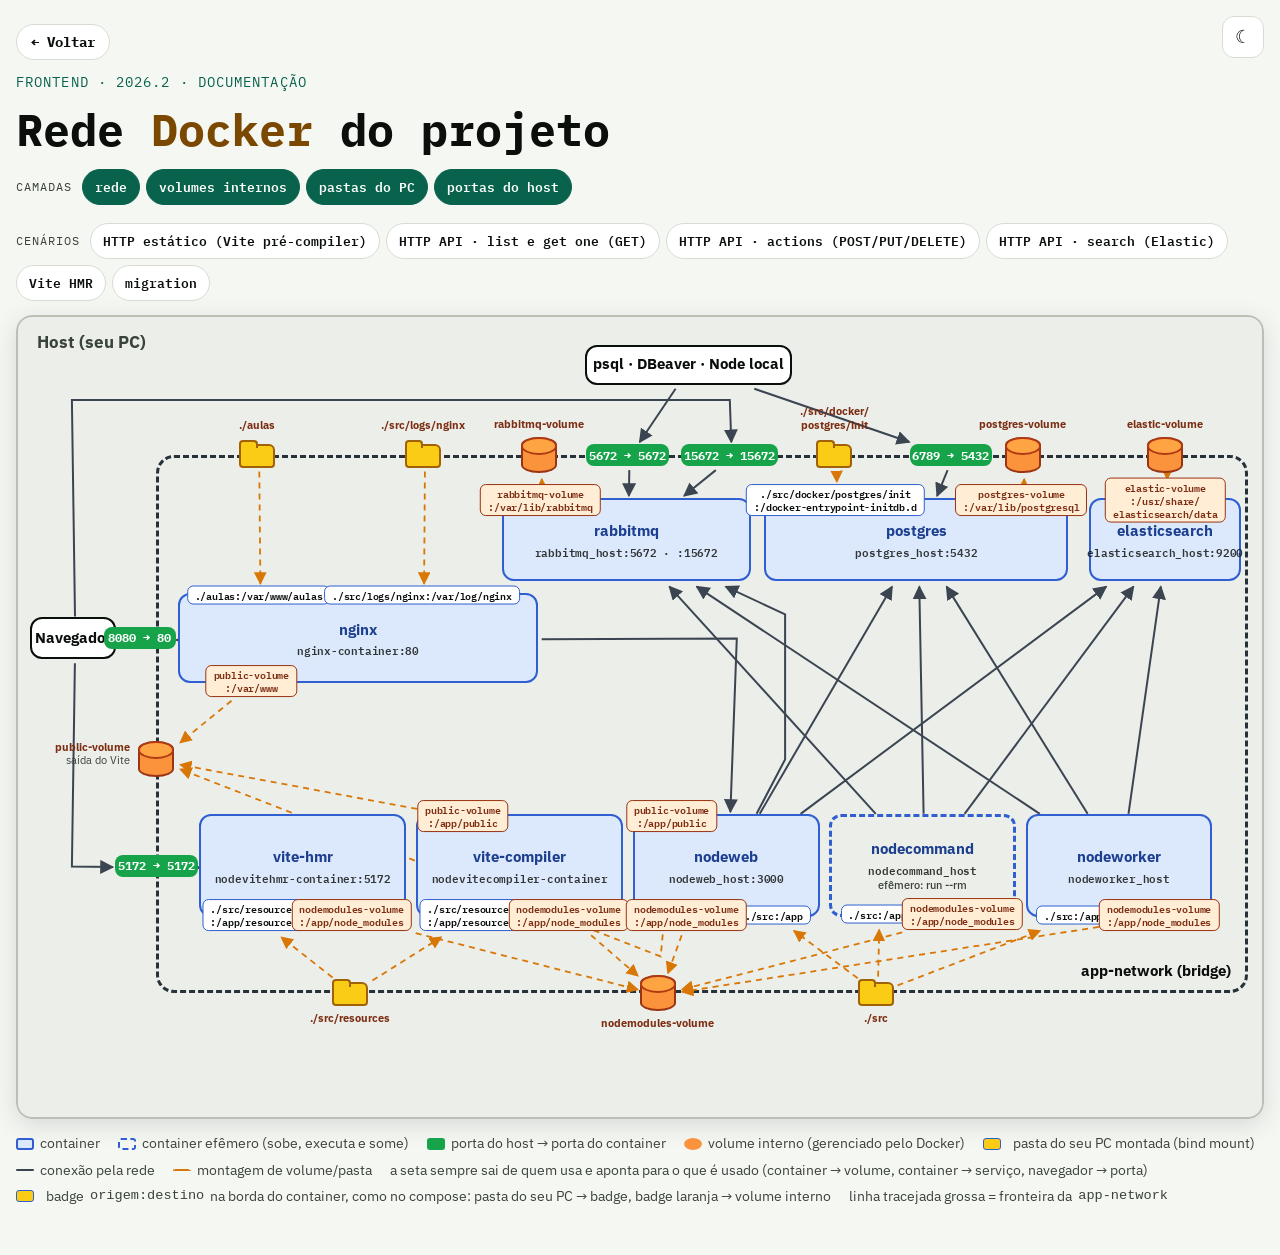
<file: aulas/rede-docker/index.html>
<!DOCTYPE html>
<html lang="pt-BR">
<head>
<meta charset="UTF-8">
<meta name="viewport" content="width=device-width, initial-scale=1">
<title>Rede Docker do projeto</title>
<link rel="stylesheet" href="../../assets/rede-docker.css">
<script src="../../assets/tema.js"></script>
</head>
<body>
<div class="page">

  <nav class="topbar"><a class="back" href="../../index.html">← Voltar</a></nav>

  <p class="eyebrow">Frontend · 2026.2 · documentação</p>
  <h1>Rede <span class="accent">Docker</span> do projeto</h1>

  <div class="controls">
    <div class="group" role="group" aria-label="Camadas">
      <span class="group-title">Camadas</span>
      <button type="button" class="btn" data-layer="net" aria-pressed="true">rede</button>
      <button type="button" class="btn" data-layer="vol" aria-pressed="true">volumes internos</button>
      <button type="button" class="btn" data-layer="bind" aria-pressed="true">pastas do PC</button>
      <button type="button" class="btn" data-layer="port" aria-pressed="true">portas do host</button>
    </div>
    <div class="group" role="group" aria-label="Cenários">
      <span class="group-title">Cenários</span>
      <button type="button" class="btn" data-scenario="pagina">HTTP estático (Vite pré-compiler)</button>
      <button type="button" class="btn" data-scenario="list">HTTP API · list e get one (GET)</button>
      <button type="button" class="btn" data-scenario="fila">HTTP API · actions (POST/PUT/DELETE)</button>
      <button type="button" class="btn" data-scenario="busca">HTTP API · search (Elastic)</button>
            <button type="button" class="btn" data-scenario="hmr">Vite HMR</button>
      <button type="button" class="btn" data-scenario="migration">migration</button>
    </div>
  </div>

  <div class="scroller">
    <div class="stage" id="stage">

      <span class="host-title" style="--x:28;--y:18;--w:300;--h:40">Host (seu PC)</span>

      <div class="net" style="--x:200;--y:200;--w:1580;--h:780"><span class="net-title">app-network (bridge)</span></div>

      <!-- clientes no host -->
      <div class="item client" data-id="browser" tabindex="0" style="--x:18;--y:434;--w:124;--h:62">Navegador</div>
      <div class="item client" data-id="tools" tabindex="0" style="--x:820;--y:40;--w:300;--h:58">psql · DBeaver · Node local</div>

      <!-- containers -->
      <div class="item container" data-id="nginx" tabindex="0" style="--x:232;--y:400;--w:520;--h:130">nginx<span class="addr">nginx-container:80</span><span class="mount-badge top" data-mb="mb-nginx-aulas" style="left:22%">./aulas:/var/www/aulas</span><span class="mount-badge top" data-mb="mb-nginx-logs" style="left:68%">./src/logs/nginx:/var/log/nginx</span><span class="mount-badge bottom vol" data-mb="mb-nginx-public" style="left:20%">public-volume<br>:/var/www</span></div>
      <div class="item container" data-id="rabbitmq" tabindex="0" style="--x:700;--y:262;--w:360;--h:120">rabbitmq<span class="addr">rabbitmq_host:5672 · :15672</span><span class="mount-badge top vol" data-mb="mb-rabbit-vol" style="left:15%">rabbitmq-volume<br>:/var/lib/rabbitmq</span></div>
      <div class="item container" data-id="postgres" tabindex="0" style="--x:1080;--y:262;--w:440;--h:120">postgres<span class="addr">postgres_host:5432</span><span class="mount-badge top" data-mb="mb-pg-init" style="left:23%">./src/docker/postgres/init<br>:/docker-entrypoint-initdb.d</span><span class="mount-badge top vol" data-mb="mb-pg-vol" style="left:85%">postgres-volume<br>:/var/lib/postgresql</span></div>
      <div class="item container" data-id="elasticsearch" tabindex="0" style="--x:1550;--y:262;--w:220;--h:120">elasticsearch<span class="addr">elasticsearch_host:9200</span><span class="mount-badge top vol" data-mb="mb-es-vol" style="left:50%">elastic-volume<br>:/usr/share/<br>elasticsearch/data</span></div>
      <div class="item container" data-id="vitehmr" tabindex="0" style="--x:262;--y:720;--w:300;--h:150">vite-hmr<span class="addr">nodevitehmr-container:5172</span><span class="mount-badge bottom" data-mb="mb-hmr-resources" style="left:26%">./src/resources<br>:/app/resources</span><span class="mount-badge bottom vol" data-mb="mb-hmr-nm" style="left:74%">nodemodules-volume<br>:/app/node_modules</span></div>
      <div class="item container" data-id="vitecompiler" tabindex="0" style="--x:576;--y:720;--w:300;--h:150">vite-compiler<span class="addr">nodevitecompiler-container</span><span class="mount-badge top vol" data-mb="mb-compiler-public" style="left:22%">public-volume<br>:/app/public</span><span class="mount-badge bottom" data-mb="mb-compiler-resources" style="left:26%">./src/resources<br>:/app/resources</span><span class="mount-badge bottom vol" data-mb="mb-compiler-nm" style="left:74%">nodemodules-volume<br>:/app/node_modules</span></div>
      <div class="item container" data-id="nodeweb" tabindex="0" style="--x:890;--y:720;--w:270;--h:150">nodeweb<span class="addr">nodeweb_host:3000</span><span class="mount-badge top vol" data-mb="mb-web-public" style="left:20%">public-volume<br>:/app/public</span><span class="mount-badge bottom" data-mb="mb-web-src" style="left:76%">./src:/app</span><span class="mount-badge bottom vol" data-mb="mb-web-nm" style="left:28%">nodemodules-volume<br>:/app/node_modules</span></div>
      <div class="item container ephemeral" data-id="nodecommand" tabindex="0" style="--x:1174;--y:720;--w:270;--h:150">nodecommand<span class="addr">nodecommand_host</span><small>efêmero: run --rm</small><span class="mount-badge bottom" data-mb="mb-cmd-src" style="left:25%">./src:/app</span><span class="mount-badge bottom vol" data-mb="mb-cmd-nm" style="left:72%">nodemodules-volume<br>:/app/node_modules</span></div>
      <div class="item container" data-id="nodeworker" tabindex="0" style="--x:1458;--y:720;--w:270;--h:150">nodeworker<span class="addr">nodeworker_host</span><span class="mount-badge bottom" data-mb="mb-worker-src" style="left:25%">./src:/app</span><span class="mount-badge bottom vol" data-mb="mb-worker-nm" style="left:72%">nodemodules-volume<br>:/app/node_modules</span></div>

      <!-- portas publicadas (host → container), na borda da rede -->
      <div class="item port" data-id="p8080" tabindex="0" style="--x:124;--y:449;--w:104;--h:32">8080 → 80</div>
      <div class="item port" data-id="p5172" tabindex="0" style="--x:140;--y:779;--w:120;--h:32">5172 → 5172</div>
      <div class="item port" data-id="p5672" tabindex="0" style="--x:822;--y:184;--w:120;--h:32">5672 → 5672</div>
      <div class="item port" data-id="p15672" tabindex="0" style="--x:960;--y:184;--w:140;--h:32">15672 → 15672</div>
      <div class="item port" data-id="p6789" tabindex="0" style="--x:1290;--y:184;--w:120;--h:32">6789 → 5432</div>

      <!-- volumes internos (named volumes), na borda -->
      <div class="item volume" data-id="v-rabbitmq" tabindex="0" style="--x:728;--y:174;--w:52;--h:52"><span class="icon"></span><span class="mount-label above"><b>rabbitmq-volume</b></span></div>
      <div class="item volume" data-id="v-postgres" tabindex="0" style="--x:1428;--y:174;--w:52;--h:52"><span class="icon"></span><span class="mount-label above"><b>postgres-volume</b></span></div>
      <div class="item volume" data-id="v-elastic" tabindex="0" style="--x:1634;--y:174;--w:52;--h:52"><span class="icon"></span><span class="mount-label above"><b>elastic-volume</b></span></div>
      <div class="item volume" data-id="v-public" tabindex="0" style="--x:174;--y:614;--w:52;--h:52"><span class="icon"></span><span class="mount-label left"><b>public-volume</b><br>saída do Vite</span></div>
      <div class="item volume" data-id="v-nodemodules" tabindex="0" style="--x:900;--y:954;--w:52;--h:52"><span class="icon"></span><span class="mount-label below"><b>nodemodules-volume</b></span></div>

      <!-- pastas do host montadas (bind mounts), na borda -->
      <div class="item bind" data-id="b-aulas" tabindex="0" style="--x:320;--y:176;--w:52;--h:42"><span class="icon"></span><span class="mount-label above"><b>./aulas</b></span></div>
      <div class="item bind" data-id="b-logs" tabindex="0" style="--x:560;--y:176;--w:52;--h:42"><span class="icon"></span><span class="mount-label above"><b>./src/logs/nginx</b></span></div>
      <div class="item bind" data-id="b-init" tabindex="0" style="--x:1155;--y:176;--w:52;--h:42"><span class="icon"></span><span class="mount-label above"><b>./src/docker/<br>postgres/init</b></span></div>
      <div class="item bind" data-id="b-resources" tabindex="0" style="--x:455;--y:956;--w:52;--h:42"><span class="icon"></span><span class="mount-label below"><b>./src/resources</b></span></div>
      <div class="item bind" data-id="b-src" tabindex="0" style="--x:1215;--y:956;--w:52;--h:42"><span class="icon"></span><span class="mount-label below"><b>./src</b></span></div>

      <svg class="wires" id="wires" aria-hidden="true"></svg>
    </div>
  </div>

  <div class="legend">
    <span><i class="lg-node"></i>container</span>
    <span><i class="lg-node lg-ephemeral"></i>container efêmero (sobe, executa e some)</span>
    <span><i class="lg-port"></i>porta do host → porta do container</span>
    <span><i class="lg-vol"></i>volume interno (gerenciado pelo Docker)</span>
    <span><i class="lg-bind"></i>pasta do seu PC montada (bind mount)</span>
    <span><i class="lg-net"></i>conexão pela rede</span>
    <span><i class="lg-mount"></i>montagem de volume/pasta</span>
    <span>a seta sempre sai de quem usa e aponta para o que é usado (container → volume, container → serviço, navegador → porta)</span>
    <span><i class="lg-bind"></i>badge <code>origem:destino</code> na borda do container, como no compose: pasta do seu PC → badge, badge laranja → volume interno</span>
    <span>linha tracejada grossa = fronteira da <code>app-network</code></span>
  </div>


</div>
<script src="../../assets/rede-docker.js"></script>
</body>
</html>
</file>
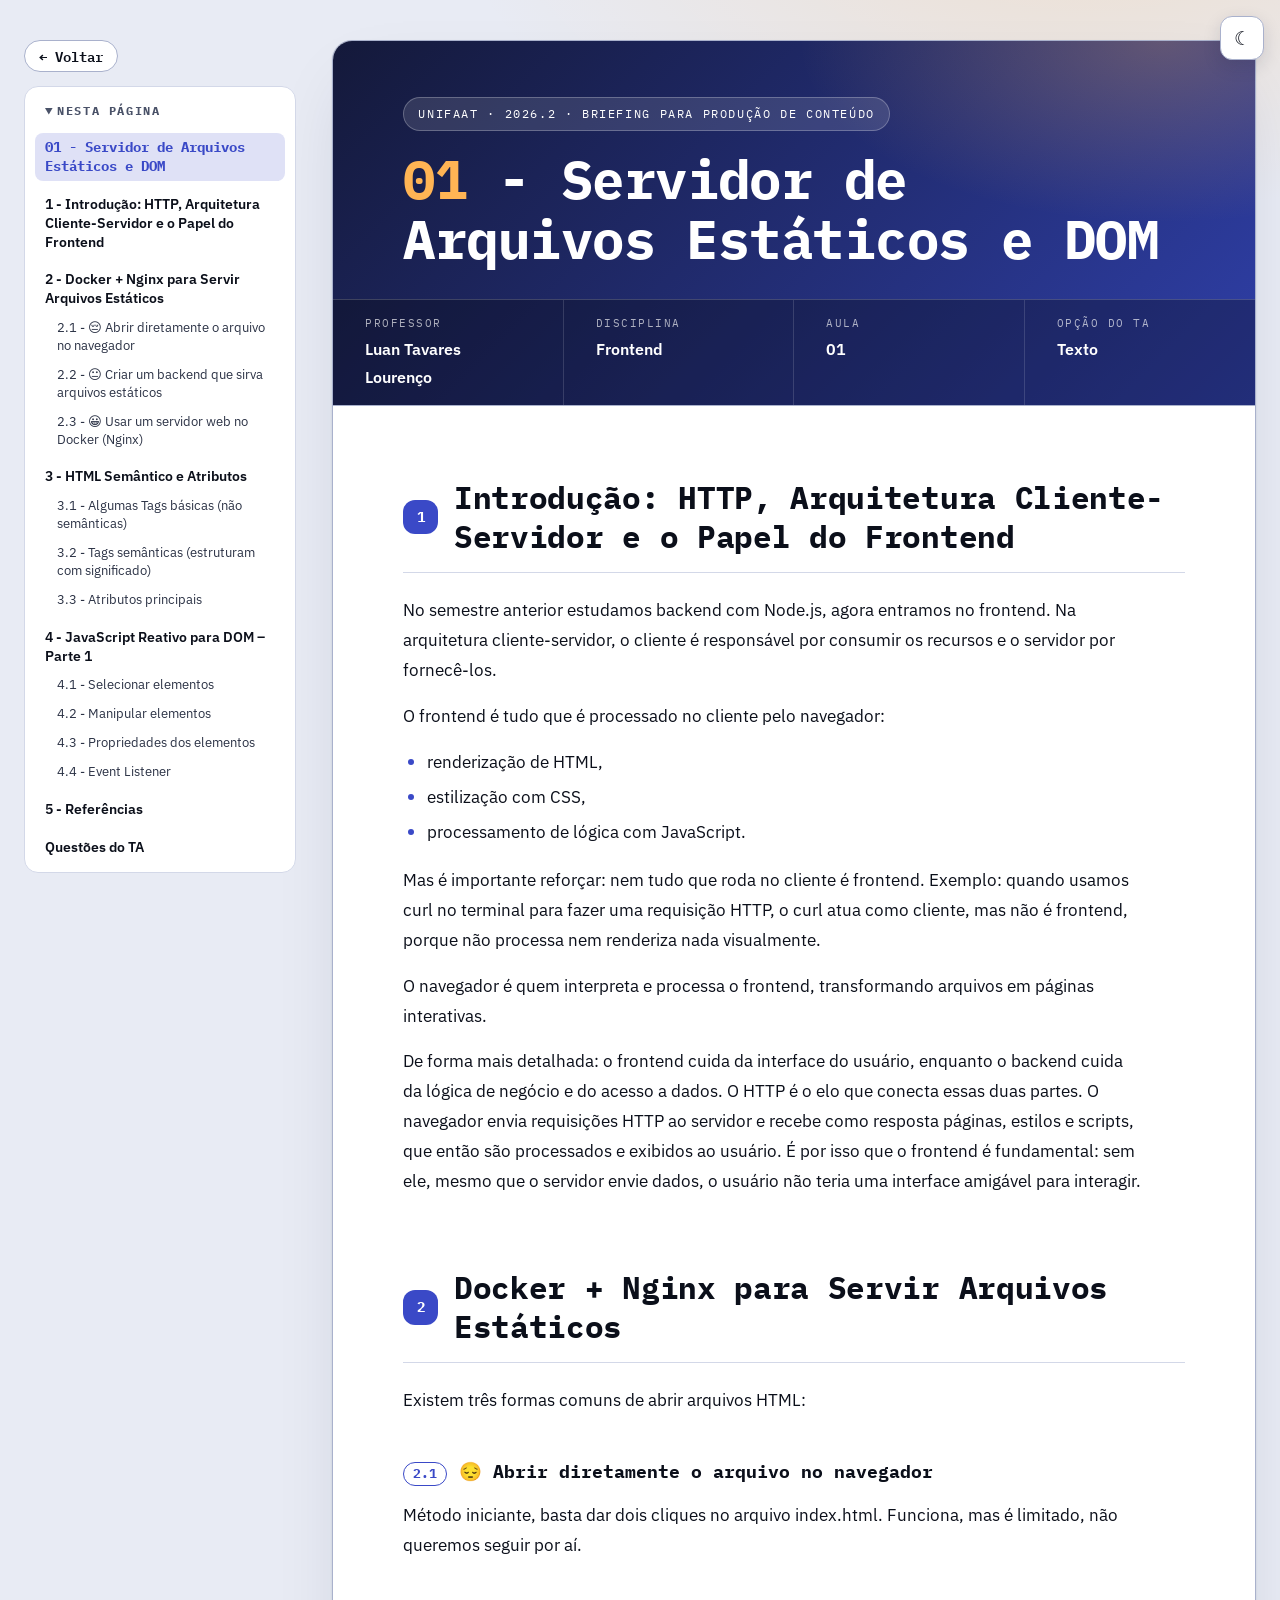
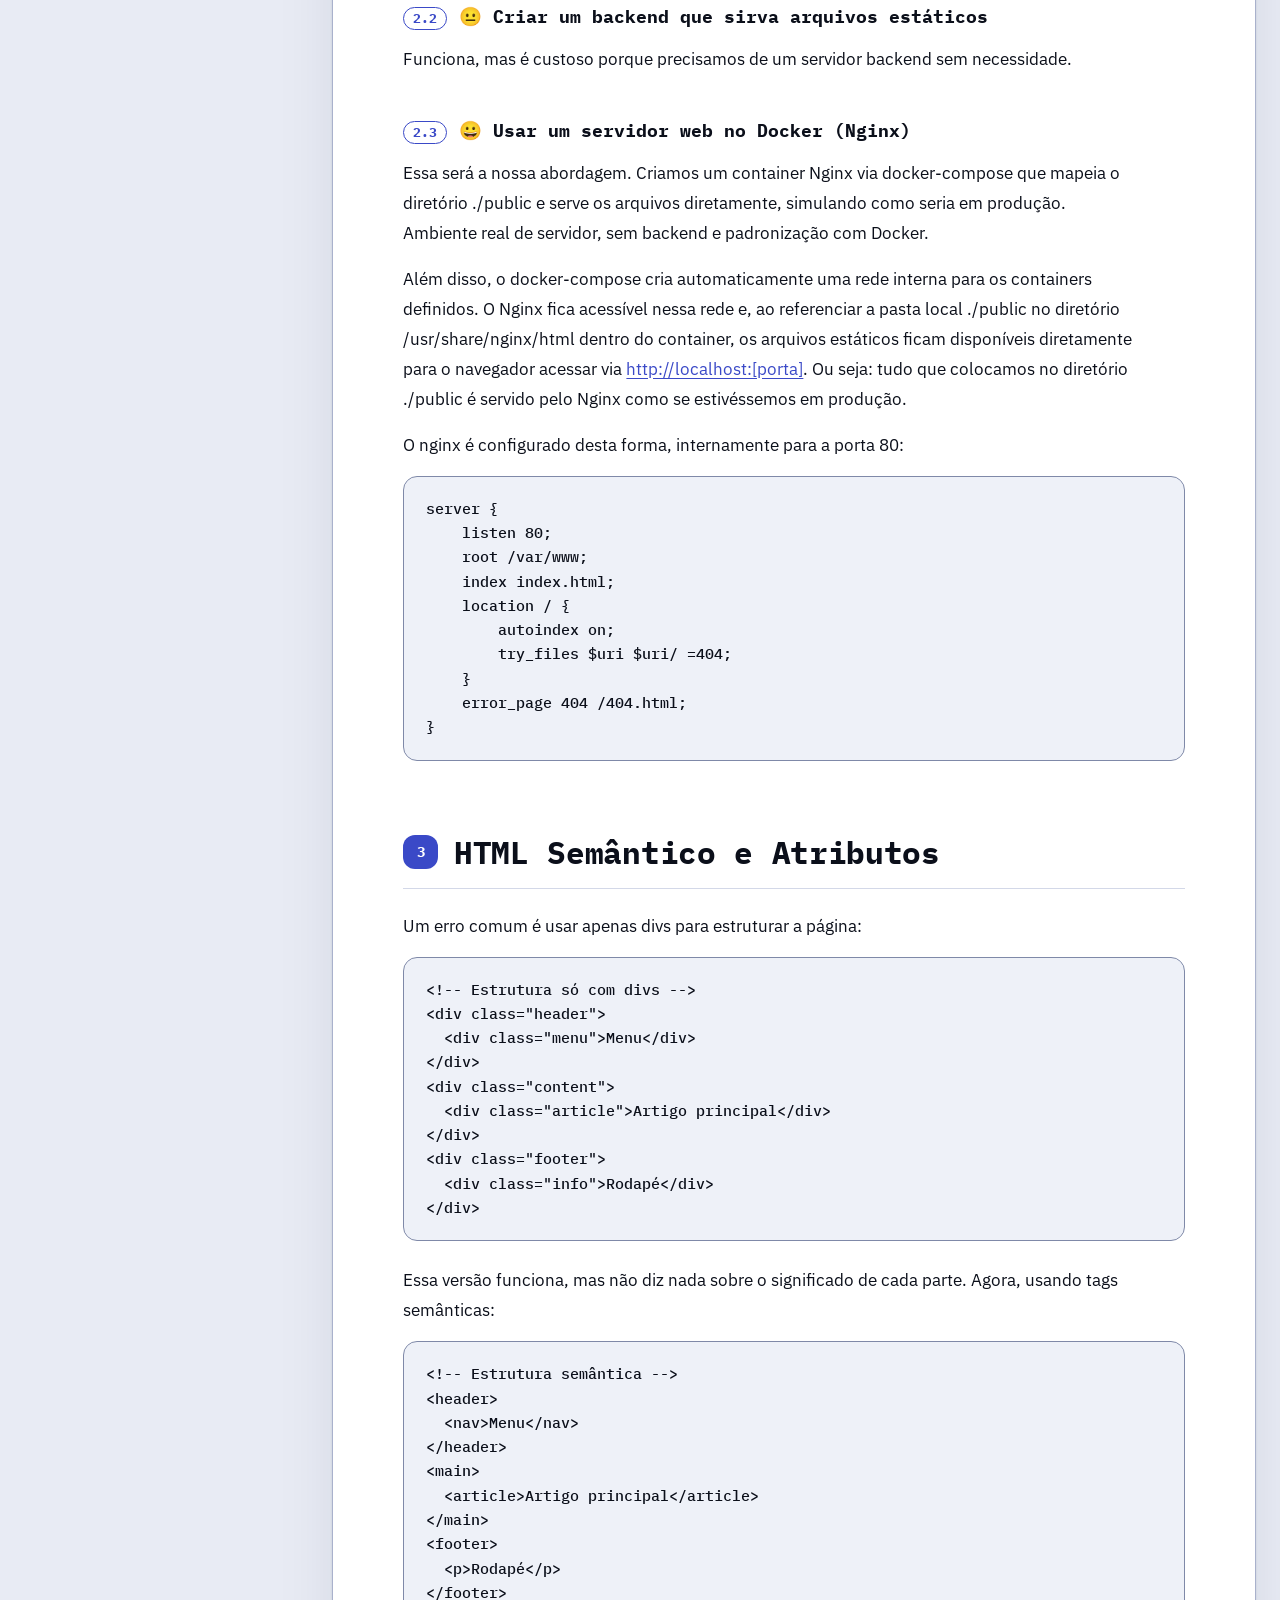
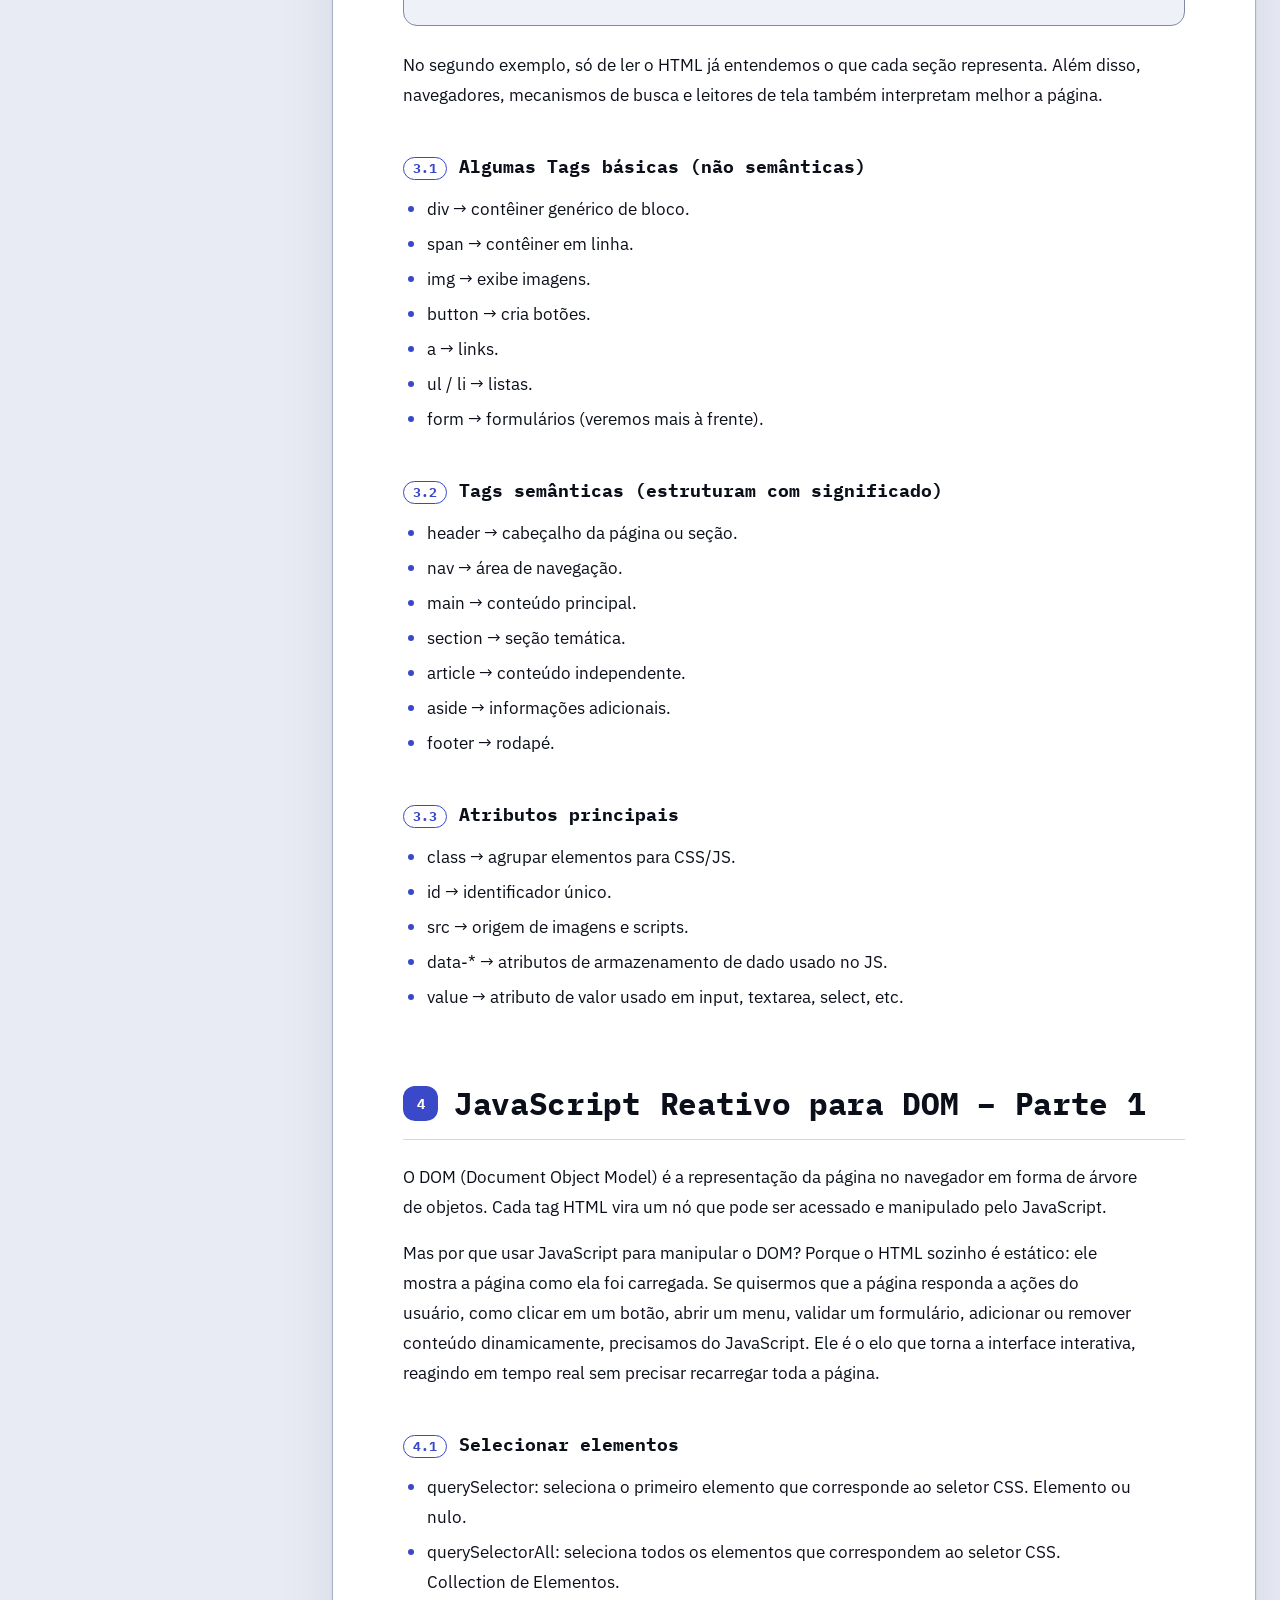
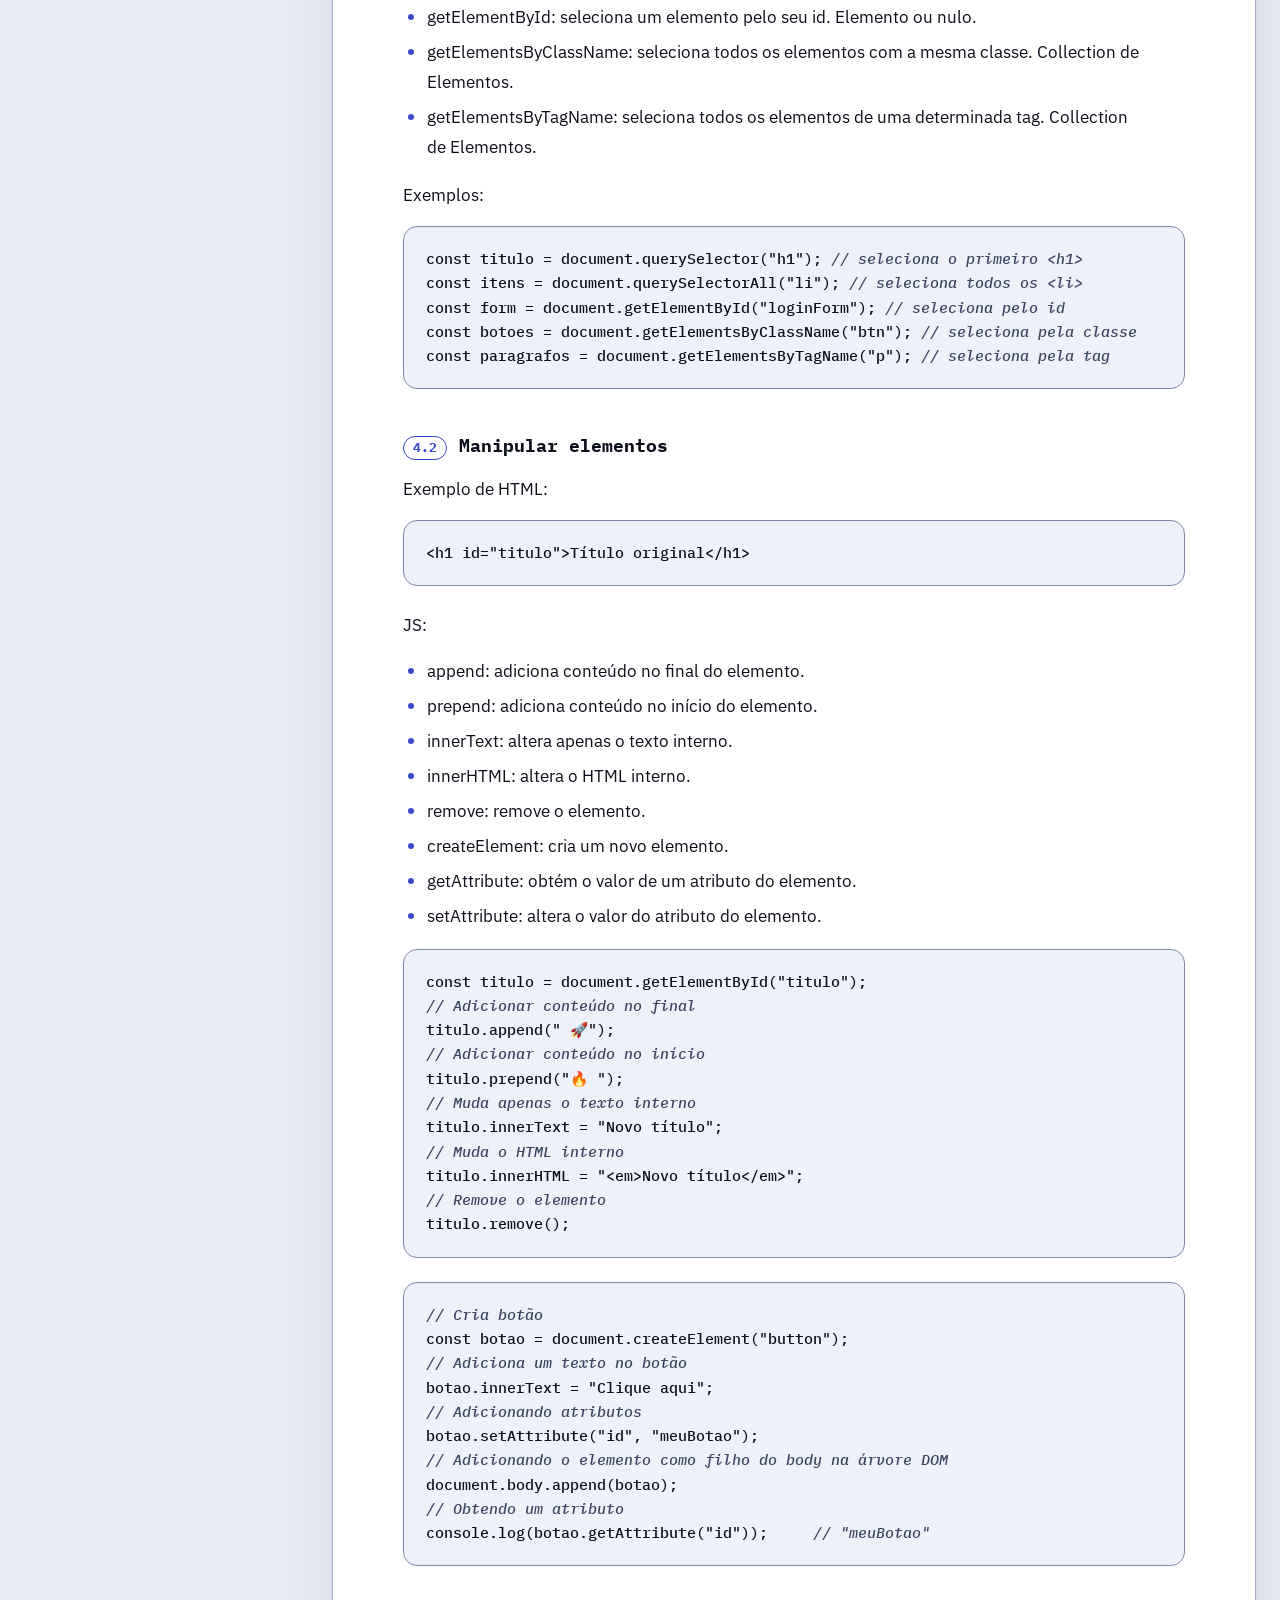
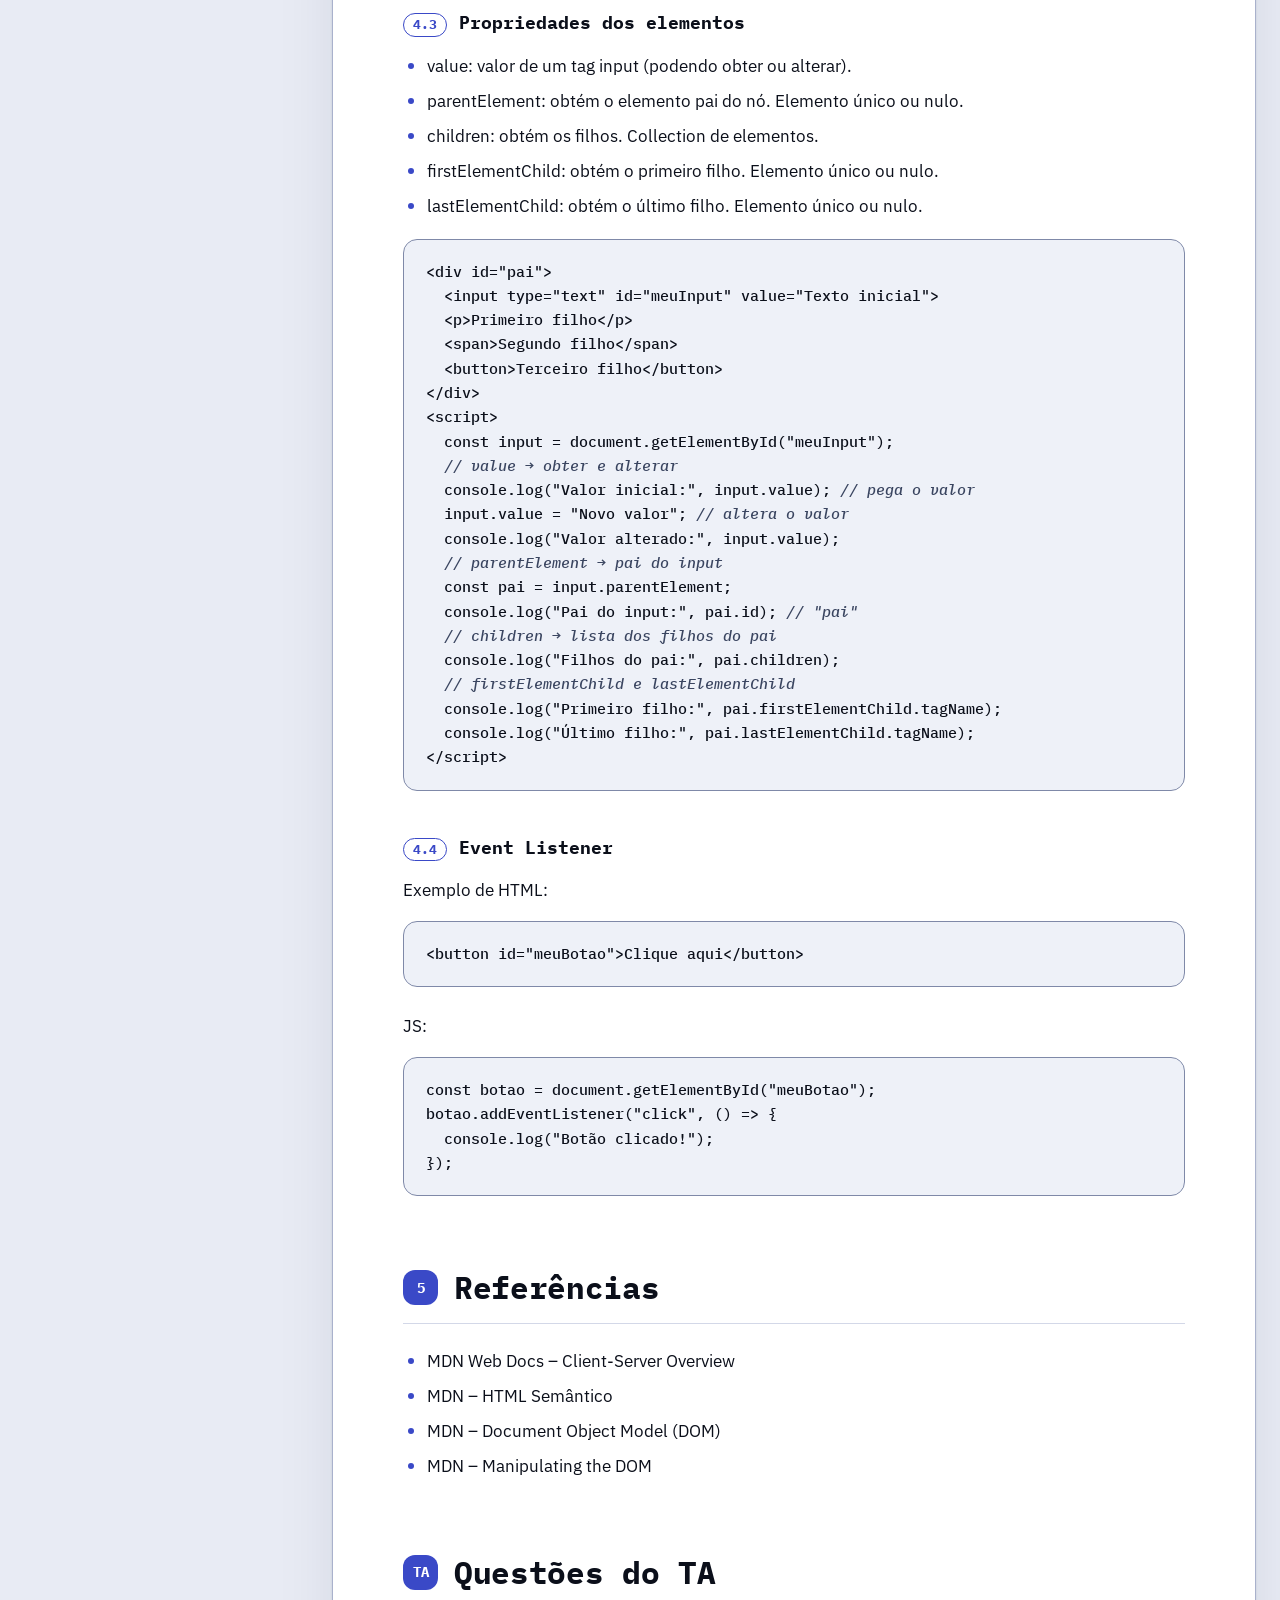
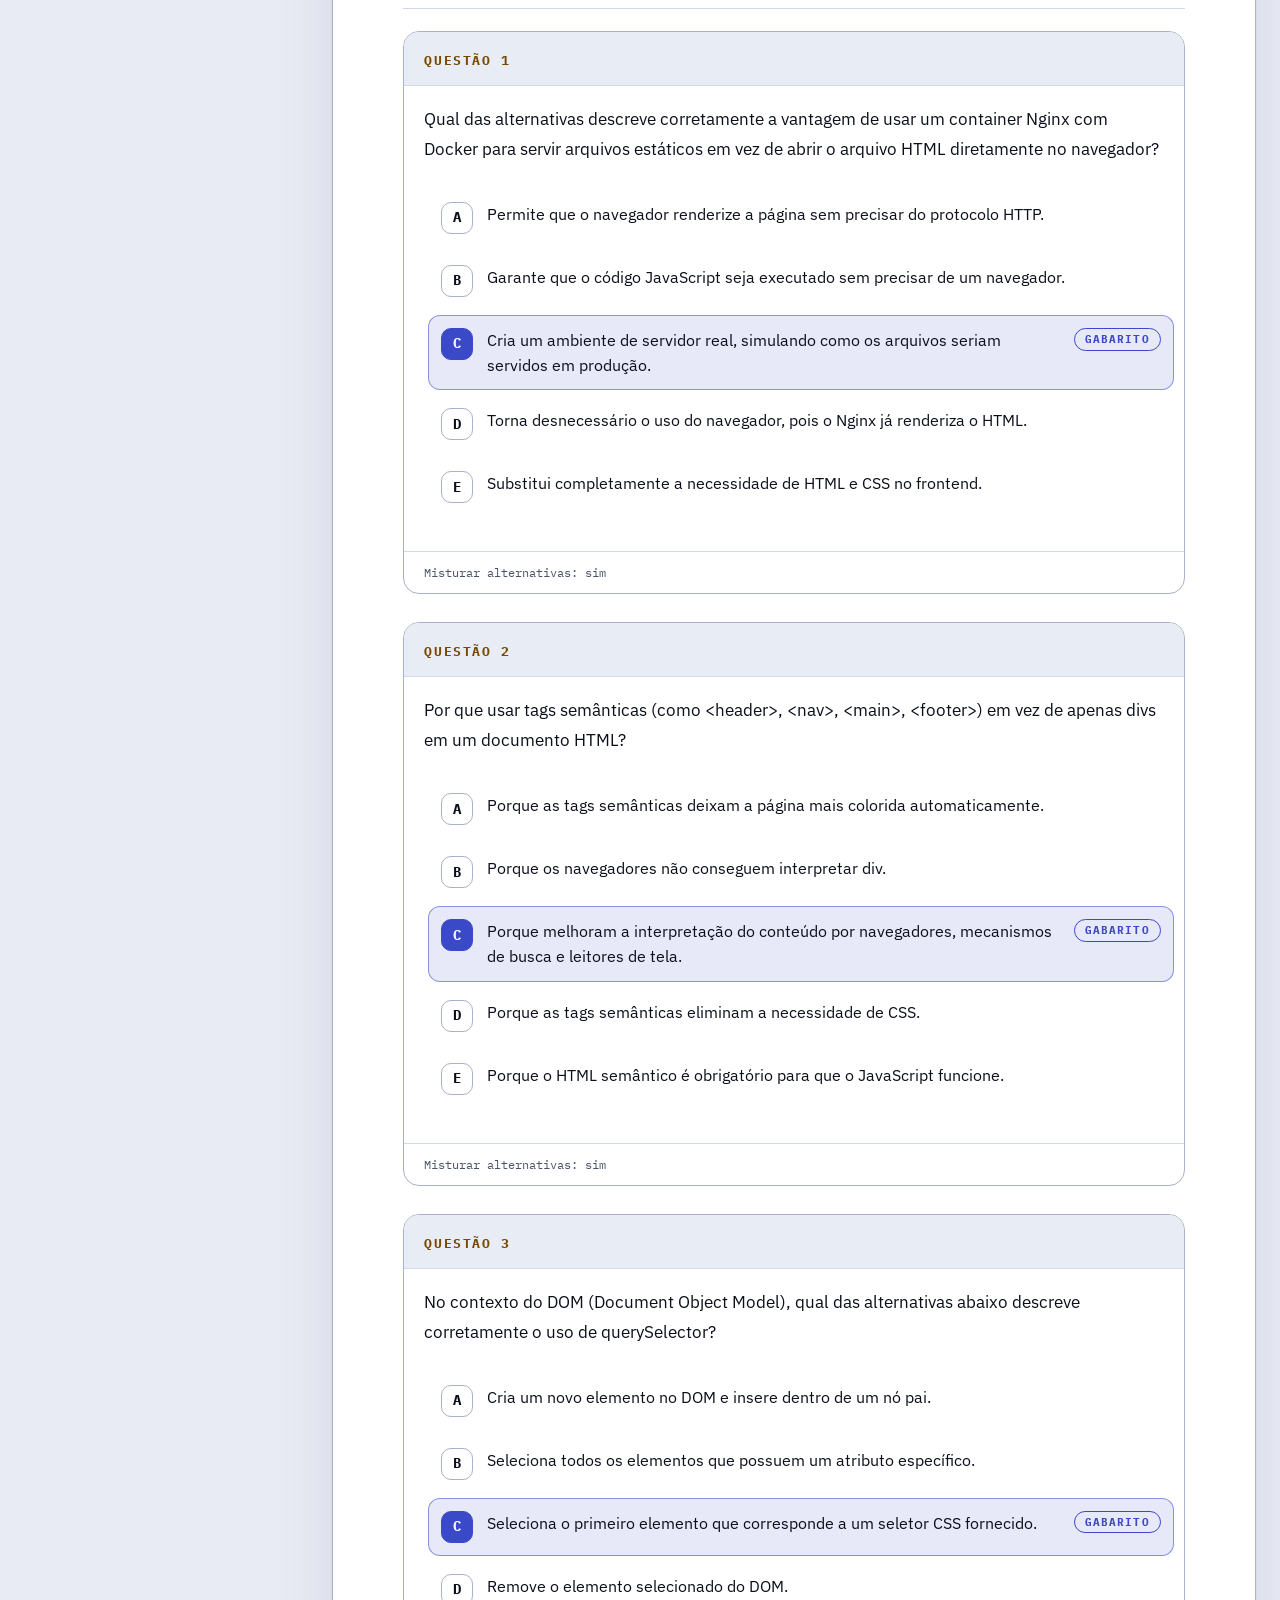
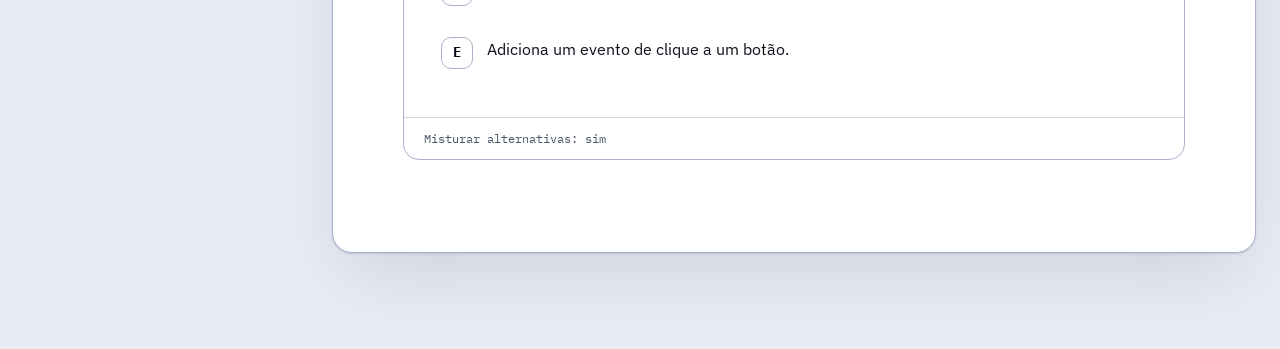
<file: aulas/01/briefing/index.html>
<!DOCTYPE html>
<html lang="pt-BR">
<head>
<meta charset="UTF-8">
<meta name="viewport" content="width=device-width, initial-scale=1">
<title>Briefing · Aula 01 — Servidor de Arquivos Estáticos e DOM</title>
<link rel="stylesheet" href="../../../assets/briefing.css">
<script src="../../../assets/tema.js"></script>
</head>
<body>
<div class="layout">
  <aside class="side">
    <a class="back" href="../../../index.html">← Voltar</a>
    <details class="toc" open><summary>Nesta página</summary><ol><li class="l1"><a href="#topo">01 - Servidor de Arquivos Estáticos e DOM</a></li><li class="l2"><a href="#s1-introdução-http-arquitetura-cliente-servidor-e-o-papel-do-fr">1 - Introdução: HTTP, Arquitetura Cliente-Servidor e o Papel do Frontend</a></li><li class="l2"><a href="#s2-docker-nginx-para-servir-arquivos-estáticos">2 - Docker + Nginx para Servir Arquivos Estáticos</a></li><li class="l3"><a href="#s2-1-abrir-diretamente-o-arquivo-no-navegador">2.1 - 😔 Abrir diretamente o arquivo no navegador</a></li><li class="l3"><a href="#s2-2-criar-um-backend-que-sirva-arquivos-estáticos">2.2 - 😐 Criar um backend que sirva arquivos estáticos</a></li><li class="l3"><a href="#s2-3-usar-um-servidor-web-no-docker-nginx">2.3 - 😀 Usar um servidor web no Docker (Nginx)</a></li><li class="l2"><a href="#s3-html-semântico-e-atributos">3 - HTML Semântico e Atributos</a></li><li class="l3"><a href="#s3-1-algumas-tags-básicas-não-semânticas">3.1 - Algumas Tags básicas (não semânticas)</a></li><li class="l3"><a href="#s3-2-tags-semânticas-estruturam-com-significado">3.2 - Tags semânticas (estruturam com significado)</a></li><li class="l3"><a href="#s3-3-atributos-principais">3.3 - Atributos principais</a></li><li class="l2"><a href="#s4-javascript-reativo-para-dom-parte-1">4 - JavaScript Reativo para DOM – Parte 1</a></li><li class="l3"><a href="#s4-1-selecionar-elementos">4.1 - Selecionar elementos</a></li><li class="l3"><a href="#s4-2-manipular-elementos">4.2 - Manipular elementos</a></li><li class="l3"><a href="#s4-3-propriedades-dos-elementos">4.3 - Propriedades dos elementos</a></li><li class="l3"><a href="#s4-4-event-listener">4.4 - Event Listener</a></li><li class="l2"><a href="#s5-referências">5 - Referências</a></li><li class="l2"><a href="#questoes">Questões do TA</a></li></ol></details>
  </aside>
  <main class="doc">
    <header class="cover" id="topo">
      <p class="eyebrow">UNIFAAT · 2026.2 · Briefing para produção de conteúdo</p>
      <h1><span class="cn">01</span> - Servidor de Arquivos Estáticos e DOM</h1>
      <dl class="ficha">
        <div><dt>Professor</dt><dd>Luan Tavares Lourenço</dd></div>
        <div><dt>Disciplina</dt><dd>Frontend</dd></div>
        <div><dt>Aula</dt><dd>01</dd></div>
        <div><dt>Opção do TA</dt><dd>Texto</dd></div>
      </dl>
    </header>
<h2 id="s1-introdução-http-arquitetura-cliente-servidor-e-o-papel-do-fr"><span class="hn">1</span>Introdução: HTTP, Arquitetura Cliente-Servidor e o Papel do Frontend</h2>
<p>No semestre anterior estudamos backend com Node.js, agora entramos no frontend. Na arquitetura cliente-servidor, o cliente é responsável por consumir os recursos e o servidor por fornecê-los.</p>
<p>O frontend é tudo que é processado no cliente pelo navegador:</p>
<ul><li>renderização de HTML,</li><li>estilização com CSS,</li><li>processamento de lógica com JavaScript.</li></ul>
<p>Mas é importante reforçar: nem tudo que roda no cliente é frontend. Exemplo: quando usamos curl no terminal para fazer uma requisição HTTP, o curl atua como cliente, mas não é frontend, porque não processa nem renderiza nada visualmente.</p>
<p>O navegador é quem interpreta e processa o frontend, transformando arquivos em páginas interativas.</p>
<p>De forma mais detalhada: o frontend cuida da interface do usuário, enquanto o backend cuida da lógica de negócio e do acesso a dados. O HTTP é o elo que conecta essas duas partes. O navegador envia requisições HTTP ao servidor e recebe como resposta páginas, estilos e scripts, que então são processados e exibidos ao usuário. É por isso que o frontend é fundamental: sem ele, mesmo que o servidor envie dados, o usuário não teria uma interface amigável para interagir.</p>
<h2 id="s2-docker-nginx-para-servir-arquivos-estáticos"><span class="hn">2</span>Docker + Nginx para Servir Arquivos Estáticos</h2>
<p>Existem três formas comuns de abrir arquivos HTML:</p>
<h3 id="s2-1-abrir-diretamente-o-arquivo-no-navegador"><span class="hn">2.1</span>😔 Abrir diretamente o arquivo no navegador</h3>
<p>Método iniciante, basta dar dois cliques no arquivo index.html. Funciona, mas é limitado, não queremos seguir por aí.</p>
<h3 id="s2-2-criar-um-backend-que-sirva-arquivos-estáticos"><span class="hn">2.2</span>😐 Criar um backend que sirva arquivos estáticos</h3>
<p>Funciona, mas é custoso porque precisamos de um servidor backend sem necessidade.</p>
<h3 id="s2-3-usar-um-servidor-web-no-docker-nginx"><span class="hn">2.3</span>😀 Usar um servidor web no Docker (Nginx)</h3>
<p>Essa será a nossa abordagem. Criamos um container Nginx via docker-compose que mapeia o diretório ./public e serve os arquivos diretamente, simulando como seria em produção. Ambiente real de servidor, sem backend e padronização com Docker.</p>
<p>Além disso, o docker-compose cria automaticamente uma rede interna para os containers definidos. O Nginx fica acessível nessa rede e, ao referenciar a pasta local ./public no diretório /usr/share/nginx/html dentro do container, os arquivos estáticos ficam disponíveis diretamente para o navegador acessar via <a href="http://localhost:[porta]" target="_blank" rel="noopener">http://localhost:[porta]</a>. Ou seja: tudo que colocamos no diretório ./public é servido pelo Nginx como se estivéssemos em produção.</p>
<p>O nginx é configurado desta forma, internamente para a porta 80:</p>
<pre class="code"><code>server {
    listen 80;
    root /var/www;
    index index.html;
    location / {
        autoindex on;
        try_files $uri $uri/ =404;
    }
    error_page 404 /404.html;
}</code></pre>
<h2 id="s3-html-semântico-e-atributos"><span class="hn">3</span>HTML Semântico e Atributos</h2>
<p>Um erro comum é usar apenas divs para estruturar a página:</p>
<pre class="code"><code>&lt;!-- Estrutura só com divs --&gt;
&lt;div class="header"&gt;
  &lt;div class="menu"&gt;Menu&lt;/div&gt;
&lt;/div&gt;
&lt;div class="content"&gt;
  &lt;div class="article"&gt;Artigo principal&lt;/div&gt;
&lt;/div&gt;
&lt;div class="footer"&gt;
  &lt;div class="info"&gt;Rodapé&lt;/div&gt;
&lt;/div&gt;</code></pre>
<p>Essa versão funciona, mas não diz nada sobre o significado de cada parte. Agora, usando tags semânticas:</p>
<pre class="code"><code>&lt;!-- Estrutura semântica --&gt;
&lt;header&gt;
  &lt;nav&gt;Menu&lt;/nav&gt;
&lt;/header&gt;
&lt;main&gt;
  &lt;article&gt;Artigo principal&lt;/article&gt;
&lt;/main&gt;
&lt;footer&gt;
  &lt;p&gt;Rodapé&lt;/p&gt;
&lt;/footer&gt;</code></pre>
<p>No segundo exemplo, só de ler o HTML já entendemos o que cada seção representa. Além disso, navegadores, mecanismos de busca e leitores de tela também interpretam melhor a página.</p>
<h3 id="s3-1-algumas-tags-básicas-não-semânticas"><span class="hn">3.1</span>Algumas Tags básicas (não semânticas)</h3>
<ul><li>div → contêiner genérico de bloco.</li><li>span → contêiner em linha.</li><li>img → exibe imagens.</li><li>button → cria botões.</li><li>a → links.</li><li>ul / li → listas.</li><li>form → formulários (veremos mais à frente).</li></ul>
<h3 id="s3-2-tags-semânticas-estruturam-com-significado"><span class="hn">3.2</span>Tags semânticas (estruturam com significado)</h3>
<ul><li>header → cabeçalho da página ou seção.</li><li>nav → área de navegação.</li><li>main → conteúdo principal.</li><li>section → seção temática.</li><li>article → conteúdo independente.</li><li>aside → informações adicionais.</li><li>footer → rodapé.</li></ul>
<h3 id="s3-3-atributos-principais"><span class="hn">3.3</span>Atributos principais</h3>
<ul><li>class → agrupar elementos para CSS/JS.</li><li>id → identificador único.</li><li>src → origem de imagens e scripts.</li><li>data-* → atributos de armazenamento de dado usado no JS.</li><li>value → atributo de valor usado em input, textarea, select, etc.</li></ul>
<h2 id="s4-javascript-reativo-para-dom-parte-1"><span class="hn">4</span>JavaScript Reativo para DOM – Parte 1</h2>
<p>O DOM (Document Object Model) é a representação da página no navegador em forma de árvore de objetos. Cada tag HTML vira um nó que pode ser acessado e manipulado pelo JavaScript.</p>
<p>Mas por que usar JavaScript para manipular o DOM? Porque o HTML sozinho é estático: ele mostra a página como ela foi carregada. Se quisermos que a página responda a ações do usuário, como clicar em um botão, abrir um menu, validar um formulário, adicionar ou remover conteúdo dinamicamente, precisamos do JavaScript. Ele é o elo que torna a interface interativa, reagindo em tempo real sem precisar recarregar toda a página.</p>
<h3 id="s4-1-selecionar-elementos"><span class="hn">4.1</span>Selecionar elementos</h3>
<ul><li>querySelector: seleciona o primeiro elemento que corresponde ao seletor CSS. Elemento ou nulo.</li><li>querySelectorAll: seleciona todos os elementos que correspondem ao seletor CSS. Collection de Elementos.</li><li>getElementById: seleciona um elemento pelo seu id. Elemento ou nulo.</li><li>getElementsByClassName: seleciona todos os elementos com a mesma classe. Collection de Elementos.</li><li>getElementsByTagName: seleciona todos os elementos de uma determinada tag. Collection de Elementos.</li></ul>
<p>Exemplos:</p>
<pre class="code"><code>const titulo = document.querySelector("h1"); <span class="cm">// seleciona o primeiro &lt;h1&gt;</span>
const itens = document.querySelectorAll("li"); <span class="cm">// seleciona todos os &lt;li&gt;</span>
const form = document.getElementById("loginForm"); <span class="cm">// seleciona pelo id</span>
const botoes = document.getElementsByClassName("btn"); <span class="cm">// seleciona pela classe</span>
const paragrafos = document.getElementsByTagName("p"); <span class="cm">// seleciona pela tag</span></code></pre>
<h3 id="s4-2-manipular-elementos"><span class="hn">4.2</span>Manipular elementos</h3>
<p>Exemplo de HTML:</p>
<pre class="code"><code>&lt;h1 id="titulo"&gt;Título original&lt;/h1&gt;</code></pre>
<p>JS:</p>
<ul><li>append: adiciona conteúdo no final do elemento.</li><li>prepend: adiciona conteúdo no início do elemento.</li><li>innerText: altera apenas o texto interno.</li><li>innerHTML: altera o HTML interno.</li><li>remove: remove o elemento.</li><li>createElement: cria um novo elemento.</li><li>getAttribute: obtém o valor de um atributo do elemento.</li><li>setAttribute: altera o valor do atributo do elemento.</li></ul>
<pre class="code"><code>const titulo = document.getElementById("titulo");
<span class="cm">// Adicionar conteúdo no final</span>
titulo.append(" 🚀");
<span class="cm">// Adicionar conteúdo no início</span>
titulo.prepend("🔥 ");
<span class="cm">// Muda apenas o texto interno</span>
titulo.innerText = "Novo título";
<span class="cm">// Muda o HTML interno</span>
titulo.innerHTML = "&lt;em&gt;Novo título&lt;/em&gt;";
<span class="cm">// Remove o elemento</span>
titulo.remove();</code></pre>
<pre class="code"><code><span class="cm">// Cria botão</span>
const botao = document.createElement("button");
<span class="cm">// Adiciona um texto no botão</span>
botao.innerText = "Clique aqui";
<span class="cm">// Adicionando atributos</span>
botao.setAttribute("id", "meuBotao");
<span class="cm">// Adicionando o elemento como filho do body na árvore DOM</span>
document.body.append(botao);
<span class="cm">// Obtendo um atributo</span>
console.log(botao.getAttribute("id"));     <span class="cm">// "meuBotao"</span></code></pre>
<h3 id="s4-3-propriedades-dos-elementos"><span class="hn">4.3</span>Propriedades dos elementos</h3>
<ul><li>value: valor de um tag input (podendo obter ou alterar).</li><li>parentElement: obtém o elemento pai do nó. Elemento único ou nulo.</li><li>children: obtém os filhos. Collection de elementos.</li><li>firstElementChild: obtém o primeiro filho. Elemento único ou nulo.</li><li>lastElementChild: obtém o último filho. Elemento único ou nulo.</li></ul>
<pre class="code"><code>&lt;div id="pai"&gt;
  &lt;input type="text" id="meuInput" value="Texto inicial"&gt;
  &lt;p&gt;Primeiro filho&lt;/p&gt;
  &lt;span&gt;Segundo filho&lt;/span&gt;
  &lt;button&gt;Terceiro filho&lt;/button&gt;
&lt;/div&gt;
&lt;script&gt;
  const input = document.getElementById("meuInput");
  <span class="cm">// value → obter e alterar</span>
  console.log("Valor inicial:", input.value); <span class="cm">// pega o valor</span>
  input.value = "Novo valor"; <span class="cm">// altera o valor</span>
  console.log("Valor alterado:", input.value);
  <span class="cm">// parentElement → pai do input</span>
  const pai = input.parentElement;
  console.log("Pai do input:", pai.id); <span class="cm">// "pai"</span>
  <span class="cm">// children → lista dos filhos do pai</span>
  console.log("Filhos do pai:", pai.children);
  <span class="cm">// firstElementChild e lastElementChild</span>
  console.log("Primeiro filho:", pai.firstElementChild.tagName);
  console.log("Último filho:", pai.lastElementChild.tagName);
&lt;/script&gt;</code></pre>
<h3 id="s4-4-event-listener"><span class="hn">4.4</span>Event Listener</h3>
<p>Exemplo de HTML:</p>
<pre class="code"><code>&lt;button id="meuBotao"&gt;Clique aqui&lt;/button&gt;</code></pre>
<p>JS:</p>
<pre class="code"><code>const botao = document.getElementById("meuBotao");
botao.addEventListener("click", () =&gt; {
  console.log("Botão clicado!");
});</code></pre>
<h2 id="s5-referências"><span class="hn">5</span>Referências</h2>
<ul><li>MDN Web Docs – Client-Server Overview</li><li>MDN – HTML Semântico</li><li>MDN – Document Object Model (DOM)</li><li>MDN – Manipulating the DOM</li></ul>
<h2 id="questoes"><span class="hn">TA</span>Questões do TA</h2>
<article class="questao"><h3><span class="qn">Questão 1</span></h3><p>Qual das alternativas descreve corretamente a vantagem de usar um container Nginx com Docker para servir arquivos estáticos em vez de abrir o arquivo HTML diretamente no navegador?</p><ol class="alts"><li class="alt"><span class="ltr">A</span><span class="txt">Permite que o navegador renderize a página sem precisar do protocolo HTTP.</span></li><li class="alt"><span class="ltr">B</span><span class="txt">Garante que o código JavaScript seja executado sem precisar de um navegador.</span></li><li class="alt ok"><span class="ltr">C</span><span class="txt">Cria um ambiente de servidor real, simulando como os arquivos seriam servidos em produção.</span><span class="gab">gabarito</span></li><li class="alt"><span class="ltr">D</span><span class="txt">Torna desnecessário o uso do navegador, pois o Nginx já renderiza o HTML.</span></li><li class="alt"><span class="ltr">E</span><span class="txt">Substitui completamente a necessidade de HTML e CSS no frontend.</span></li></ol><p class="mix">Misturar alternativas: sim</p></article>
<article class="questao"><h3><span class="qn">Questão 2</span></h3><p>Por que usar tags semânticas (como &lt;header&gt;, &lt;nav&gt;, &lt;main&gt;, &lt;footer&gt;) em vez de apenas divs em um documento HTML?</p><ol class="alts"><li class="alt"><span class="ltr">A</span><span class="txt">Porque as tags semânticas deixam a página mais colorida automaticamente.</span></li><li class="alt"><span class="ltr">B</span><span class="txt">Porque os navegadores não conseguem interpretar div.</span></li><li class="alt ok"><span class="ltr">C</span><span class="txt">Porque melhoram a interpretação do conteúdo por navegadores, mecanismos de busca e leitores de tela.</span><span class="gab">gabarito</span></li><li class="alt"><span class="ltr">D</span><span class="txt">Porque as tags semânticas eliminam a necessidade de CSS.</span></li><li class="alt"><span class="ltr">E</span><span class="txt">Porque o HTML semântico é obrigatório para que o JavaScript funcione.</span></li></ol><p class="mix">Misturar alternativas: sim</p></article>
<article class="questao"><h3><span class="qn">Questão 3</span></h3><p>No contexto do DOM (Document Object Model), qual das alternativas abaixo descreve corretamente o uso de querySelector?</p><ol class="alts"><li class="alt"><span class="ltr">A</span><span class="txt">Cria um novo elemento no DOM e insere dentro de um nó pai.</span></li><li class="alt"><span class="ltr">B</span><span class="txt">Seleciona todos os elementos que possuem um atributo específico.</span></li><li class="alt ok"><span class="ltr">C</span><span class="txt">Seleciona o primeiro elemento que corresponde a um seletor CSS fornecido.</span><span class="gab">gabarito</span></li><li class="alt"><span class="ltr">D</span><span class="txt">Remove o elemento selecionado do DOM.</span></li><li class="alt"><span class="ltr">E</span><span class="txt">Adiciona um evento de clique a um botão.</span></li></ol><p class="mix">Misturar alternativas: sim</p></article>
  </main>
</div>
<script src="../../../assets/briefing.js"></script>
</body>
</html>
</file>
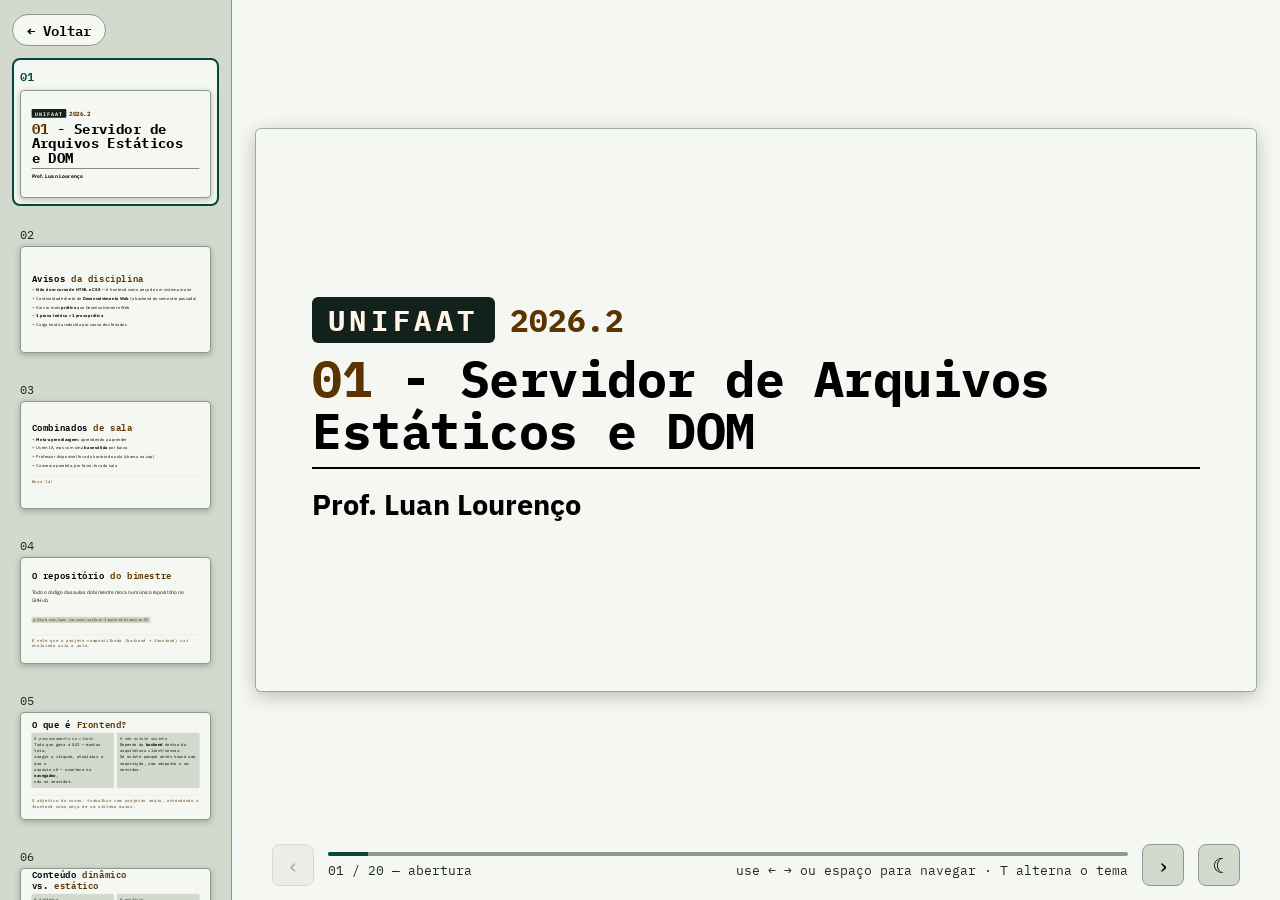
<file: aulas/01/slide/index.html>
<!DOCTYPE html>
<html lang="pt-BR">
<head>
<meta charset="UTF-8">
<meta name="viewport" content="width=device-width, initial-scale=1">
<title>Aula 01 — Servidor de Arquivos Estáticos e DOM</title>
<link rel="icon" type="image/svg+xml" href="favicon.svg">
<link rel="stylesheet" href="../../../assets/slide.css">
<link rel="stylesheet" href="../../../assets/slide-16x9.css">
<script src="../../../assets/tema.js"></script>
</head>
<body>

<aside class="sidebar" id="sidebar" aria-label="Miniaturas dos slides">
  <a class="sidebar-back" href="../../../index.html">← Voltar</a>
</aside>

<div class="deck" id="deck">

  <section class="slide" data-eyebrow="abertura">
    <div class="cover-top">
      <span class="cover-uni">Unifaat</span>
      <span class="cover-sem">2026.2</span>
    </div>
    <h1><span class="cover-num">01</span> - Servidor de Arquivos Estáticos e DOM</h1>
    <p class="cover-prof">Prof. Luan Lourenço</p>
  </section>

  <section class="slide" data-eyebrow="avisos · como a disciplina funciona">
    <h2>Avisos <span class="accent">da disciplina</span></h2>
    <ul class="points">
      <li><strong>Não é um curso de HTML e CSS</strong> — é frontend como peça de um sistema maior</li>
      <li>Continuidade direta de <strong>Desenvolvimento Web</strong> (o backend do semestre passado)</li>
      <li>Vai ser mais <strong>prático</strong> que Desenvolvimento Web</li>
      <li><strong>1 prova teórica</strong> e <strong>1 prova prática</strong></li>
      <li>Carga horária reduzida por causa dos feriados</li>
    </ul>
  </section>

  <section class="slide" data-eyebrow="avisos · combinados">
    <h2>Combinados <span class="accent">de sala</span></h2>
    <ul class="points">
      <li><strong>Meta-aprendizagem:</strong> aprendendo a aprender</li>
      <li>Usem IA, mas com uma <strong>base sólida</strong> por baixo</li>
      <li>Professor disponível fora do horário de aula (chama no zap)</li>
      <li>Conversa paralela, por favor, fora da sala</li>
    </ul>
    <p class="payoff">Bora lá!</p>
  </section>

  <section class="slide" data-eyebrow="repositório">
    <h2>O repositório <span class="accent">do bimestre</span></h2>
    <p class="lede">Todo o código das aulas do bimestre mora num único repositório no GitHub.</p>
    <p class="body-text"><a href="https://github.com/luan-tavares/unifaat-frontend-bimestre-01" target="_blank" rel="noopener noreferrer"><code>github.com/luan-tavares/unifaat-frontend-bimestre-01</code></a></p>
    <p class="payoff">É nele que o projeto compartilhado (backend + frontend) vai evoluindo aula a aula.</p>
  </section>

  <section class="slide" data-eyebrow="o que é frontend">
    <h2>O que é <span class="accent">Frontend?</span></h2>
    <div class="two-col">
      <div class="tree">
        <span class="dim"># processamento no client</span><br>
        Tudo que gera a GUI — montar tela,<br>
        reagir a cliques, atualizar o que o<br>
        usuário vê — acontece no <strong>navegador</strong>,<br>
        não no servidor.
      </div>
      <div class="tree">
        <span class="dim"># não existe sozinho</span><br>
        Depende do <strong>backend</strong> dentro da<br>
        arquitetura client/server.<br>
        Só existe porque antes houve uma<br>
        requisição, uma resposta e um servidor.
      </div>
    </div>
    <p class="payoff">O objetivo do curso: trabalhar com projetos reais, entendendo o frontend como peça de um sistema maior.</p>
  </section>

  <section class="slide" data-eyebrow="conteúdo dinâmico vs. estático">
    <h2>Conteúdo <span class="accent">dinâmico</span> vs. <span class="accent">estático</span></h2>
    <div class="two-col">
      <div class="tree">
        <span class="dim"># dinâmico</span><br>
        Gerado <strong>sob demanda</strong>, na requisição.<br>
        Não existe como arquivo pronto.<br>
        <br>
        • processado pelo backend<br>
        • dados variam a cada requisição<br>
        • HTML, JSON, CSS gerados na hora
      </div>
      <div class="tree">
        <span class="dim"># estático</span><br>
        Já existe <strong>persistido</strong> no servidor,<br>
        esperando ser requisitado.<br>
        <br>
        • imagens, fontes, vídeos<br>
        • HTML, CSS, JS servidos prontos<br>
        • apenas copiado para o client
      </div>
    </div>
    <p class="payoff">Dinâmico se calcula a cada pedido. Estático só se entrega.</p>
  </section>

  <section class="slide" data-eyebrow="por que nginx">
    <h2>Por que não servir estático <span class="accent">pelo backend?</span></h2>
    <div class="two-col">
      <div class="tree">
        <span class="dim"># nginx — baixo overhead</span><br>
        requisição → sistema de arquivos<br>
        caminho direto e eficiente<br>
        sem intermediários
      </div>
      <div class="tree">
        <span class="dim"># backend — alto overhead</span><br>
        rota → middlewares → controller<br>
        → leitura de disco<br>
        linguagem interpretada, garbage collector<br>
        e event loop no caminho
      </div>
    </div>
    <p class="body-text">Passar pelo ciclo do Node só pra entregar um arquivo é overhead desnecessário: de <strong>1 a 2 ordens de grandeza</strong> de diferença em throughput.</p>
    <p class="payoff">O Nginx resolve a requisição direto contra o sistema de arquivos.</p>
  </section>

  <section class="slide" data-eyebrow="nginx · proxy reverso">
    <h2>Nginx como <span class="accent">proxy reverso</span></h2>
    <p class="lede">O Nginx decide com base no <strong>método</strong> e no <strong>path</strong> da requisição HTTP:</p>
    <div class="two-col">
      <div class="tree">
        <span class="dim"># arquivo estático</span><br>
        resolve direto —<br>
        sem passar pelo backend
      </div>
      <div class="tree">
        <span class="dim"># conteúdo dinâmico</span><br>
        repassa a chamada<br>
        pro backend processar
      </div>
    </div>
    <p class="payoff">Um único ponto de entrada, dois destinos possíveis.</p>
  </section>

  <section class="slide" data-eyebrow="nginx · bloco server">
    <h2>O bloco <span class="accent">server</span> no Nginx</h2>
    <div class="term">
      <div class="term-bar">
        <span class="term-dot r"></span><span class="term-dot y"></span><span class="term-dot g"></span>
        <span class="term-path">default.conf</span>
      </div>
      <div class="term-body">
        <div class="term-line"><span class="cmd">server {</span></div>
        <div class="term-line"><span class="cmd">  listen 80;</span></div>
        <div class="term-line"><span class="cmd">  root /var/www;</span></div>
        <div class="term-line"><span class="cmd">  index index.html;</span></div>
        <div class="term-line"><span class="cmd">  location / {</span></div>
        <div class="term-line"><span class="cmd">    autoindex on;</span></div>
        <div class="term-line"><span class="cmd">    try_files $uri $uri/ =404;</span></div>
        <div class="term-line"><span class="cmd">  }</span></div>
        <div class="term-line"><span class="cmd">  error_page 404 /404.html;</span></div>
        <div class="term-line"><span class="cmd">}</span></div>
      </div>
    </div>
  </section>

  <section class="slide" data-eyebrow="nginx · especificidade">
    <h2>Match por <span class="accent">especificidade</span></h2>
    <p class="lede">O Nginx escolhe o <strong>prefixo mais longo</strong> que casa com o path.</p>
    <div class="term">
      <div class="term-bar">
        <span class="term-dot r"></span><span class="term-dot y"></span><span class="term-dot g"></span>
        <span class="term-path">default.conf</span>
      </div>
      <div class="term-body">
        <div class="term-line"><span class="cmd">location / {</span></div>
        <div class="term-line"><span class="cmd">  try_files $uri $uri/ =404;   # arquivo → diretório → 404</span></div>
        <div class="term-line"><span class="cmd">}</span></div>
        <div class="term-line"><span class="cmd">location /imagens/ {</span></div>
        <div class="term-line"><span class="cmd">  try_files $uri =404;         # só arquivo → 404 (mais específico)</span></div>
        <div class="term-line"><span class="cmd">}</span></div>
      </div>
    </div>
    <p class="payoff">Vale a especificidade, não a ordem de escrita.</p>
  </section>

  <section class="slide" data-eyebrow="html semântico">
    <h2>HTML <span class="accent">semântico</span></h2>
    <p class="lede">Só de ler o HTML dá pra entender o que cada parte representa — e navegador, buscador e leitor de tela também entendem.</p>
    <div class="two-col">
      <div class="term">
      <div class="term-bar">
        <span class="term-dot r"></span><span class="term-dot y"></span><span class="term-dot g"></span>
        <span class="term-path">so-divs.html</span>
      </div>
      <div class="term-body">
        <div class="term-line"><span class="cmd">&lt;div class="header"&gt;</span></div>
        <div class="term-line"><span class="cmd">  &lt;div class="menu"&gt;…&lt;/div&gt;</span></div>
        <div class="term-line"><span class="cmd">&lt;/div&gt;</span></div>
        <div class="term-line"><span class="cmd">&lt;div class="content"&gt;…&lt;/div&gt;</span></div>
        <div class="term-line"><span class="cmd">&lt;div class="footer"&gt;…&lt;/div&gt;</span></div>
      </div>
    </div>
      <div class="term">
      <div class="term-bar">
        <span class="term-dot r"></span><span class="term-dot y"></span><span class="term-dot g"></span>
        <span class="term-path">semantico.html</span>
      </div>
      <div class="term-body">
        <div class="term-line"><span class="cmd">&lt;header&gt;</span></div>
        <div class="term-line"><span class="cmd">  &lt;nav&gt;…&lt;/nav&gt;</span></div>
        <div class="term-line"><span class="cmd">&lt;/header&gt;</span></div>
        <div class="term-line"><span class="cmd">&lt;main&gt;</span></div>
        <div class="term-line"><span class="cmd">  &lt;article&gt;…&lt;/article&gt;</span></div>
        <div class="term-line"><span class="cmd">&lt;/main&gt;</span></div>
        <div class="term-line"><span class="cmd">&lt;footer&gt;…&lt;/footer&gt;</span></div>
      </div>
    </div>
    </div>
    <p class="payoff"><code>header</code>, <code>nav</code>, <code>main</code>, <code>section</code>, <code>article</code>, <code>aside</code>, <code>footer</code>: estrutura com significado.</p>
  </section>

  <section class="slide" data-eyebrow="o dom">
    <h2>O <span class="accent">DOM</span></h2>
    <p class="lede"><strong>D</strong>ocument <strong>O</strong>bject <strong>M</strong>odel. HTML, CSS e JS trafegam pela rede como <strong>strings</strong> — texto puro.</p>
    <p class="body-text">O navegador precisa transformar esse texto em algo que dê pra <strong>manipular</strong>.</p>
    <p class="payoff">Texto não se manipula. Objeto se manipula.</p>
  </section>

  <section class="slide" data-eyebrow="do dom · string → objeto">
    <h2>De string <span class="accent">para objeto</span></h2>
    <div class="two-col">
      <div class="tree">
        <span class="dim"># 1 · JSON chega como string</span><br>
        <code>JSON.parse()</code> →<br>
        objeto manipulável
      </div>
      <div class="tree">
        <span class="dim"># 2 · HTML chega como string</span><br>
        o navegador faz o <strong>parsing</strong> →<br>
        gera o DOM
      </div>
    </div>
    <p class="body-text">Fonte (string) → interpretação (parsing) → resultado em memória → manipulação via JS. O DOM vive na <strong>memória do navegador</strong> (o client).</p>
    <p class="payoff">A mesma lógica do JSON, aplicada ao HTML.</p>
  </section>

  <section class="slide" data-eyebrow="dom · árvore">
    <h2>A estrutura <span class="accent">em árvore</span></h2>
    <div class="term">
      <div class="term-bar">
        <span class="term-dot r"></span><span class="term-dot y"></span><span class="term-dot g"></span>
        <span class="term-path">dom-tree</span>
      </div>
      <div class="term-body">
        <div class="term-line"><span class="cmd">html            ← nó raiz</span></div>
        <div class="term-line"><span class="cmd">├── head</span></div>
        <div class="term-line"><span class="cmd">│   └── title</span></div>
        <div class="term-line"><span class="cmd">└── body</span></div>
        <div class="term-line"><span class="cmd">    ├── h1          ┐</span></div>
        <div class="term-line"><span class="cmd">    ├── p           ├ irmãos (mesmo pai: body)</span></div>
        <div class="term-line"><span class="cmd">    └── button      ┘</span></div>
      </div>
    </div>
    <p class="body-text">Cada tag HTML vira um <code>HTMLElement</code> — um nó da árvore, com <strong>pai</strong>, <strong>filhos</strong> e <strong>irmãos</strong>.</p>
  </section>

  <section class="slide" data-eyebrow="vendor api">
    <h2>JS de frontend: <span class="accent">Vendor API</span></h2>
    <div class="two-col">
      <div class="tree">
        <span class="dim"># node.js (backend)</span><br>
        sem acesso ao DOM<br>
        sem <code>document</code>, sem <code>window</code><br>
        APIs de sistema de arquivos e rede
      </div>
      <div class="tree">
        <span class="dim"># navegador (frontend)</span><br>
        API própria pra manipular o DOM<br>
        JS orientado a eventos<br>
        ponto de entrada: <code>document</code>
      </div>
    </div>
    <p class="payoff">O objeto <code>document</code> é a porta de entrada pra toda manipulação do DOM via JavaScript.</p>
  </section>

  <section class="slide" data-eyebrow="dom · criando e inserindo">
    <h2>Criando e inserindo <span class="accent">elementos</span></h2>
    <div class="term">
      <div class="term-bar">
        <span class="term-dot r"></span><span class="term-dot y"></span><span class="term-dot g"></span>
        <span class="term-path">console.js</span>
      </div>
      <div class="term-body">
        <div class="term-line comment">// cria o elemento — ainda fora da árvore (retorna HTMLElement)</div>
        <div class="term-line"><span class="cmd">const el = document.createElement("p");</span></div>
        <div class="term-line comment">// insere no final dos filhos (retorna undefined)</div>
        <div class="term-line"><span class="cmd">document.body.append(el);</span></div>
        <div class="term-line comment">// insere no início dos filhos (retorna undefined)</div>
        <div class="term-line"><span class="cmd">document.body.prepend(el);</span></div>
        <div class="term-line comment">// adiciona ou atualiza um atributo (retorna undefined)</div>
        <div class="term-line"><span class="cmd">el.setAttribute("id", "x");</span></div>
      </div>
    </div>
  </section>

  <section class="slide" data-eyebrow="dom · selecionando">
    <h2>Selecionando <span class="accent">elementos</span></h2>
    <div class="term">
      <div class="term-bar">
        <span class="term-dot r"></span><span class="term-dot y"></span><span class="term-dot g"></span>
        <span class="term-path">console.js</span>
      </div>
      <div class="term-body">
        <div class="term-line comment">// ID único → Element | null</div>
        <div class="term-line"><span class="cmd">document.getElementById("login");</span></div>
        <div class="term-line comment">// seletor CSS, o primeiro → Element | null</div>
        <div class="term-line"><span class="cmd">document.querySelector("h1");</span></div>
        <div class="term-line comment">// seletor CSS, todos → NodeList</div>
        <div class="term-line"><span class="cmd">document.querySelectorAll("li");</span></div>
        <div class="term-line comment">// classe CSS, todos → HTMLCollection</div>
        <div class="term-line"><span class="cmd">document.getElementsByClassName("btn");</span></div>
        <div class="term-line comment">// tag HTML, todos → HTMLCollection</div>
        <div class="term-line"><span class="cmd">document.getElementsByTagName("p");</span></div>
      </div>
    </div>
    <div class="callout">
      <span class="mark">!</span>
      <p><code>HTMLCollection</code> e <code>NodeList</code> são <strong>array-like</strong> — não são arrays puros de JS.</p>
    </div>
  </section>

  <section class="slide" data-eyebrow="id e class">
    <h2>Atributos <span class="accent">id</span> e <span class="accent">class</span></h2>
    <div class="two-col">
      <div class="tree">
        <span class="dim"># id — único no documento</span><br>
        • no máximo um id por elemento<br>
        • nenhum outro elemento repete<br>
        • usado com <code>getElementById</code>
      </div>
      <div class="tree">
        <span class="dim"># class — reutilizável</span><br>
        • pode se repetir em vários elementos<br>
        • um elemento pode ter várias<br>
        • base pra aplicar estilo com CSS
      </div>
    </div>
    <p class="payoff">Na próxima aula, a diferença entre os dois vira o assunto central.</p>
  </section>

  <section class="slide" data-eyebrow="fim da aula 01">
    <h2>Servidor, DOM e Vendor API.</h2>
    <p class="lede">Próximas aulas: <strong>CSS e classes</strong> (estilizar via <code>class</code>), o <strong>objeto <code>window</code></strong> (aula de navegadores) e <strong>views dinâmicas</strong> (conteúdo gerado pelo backend a cada requisição).</p>
  </section>

  <section class="slide" data-eyebrow="tf 01 · entrega">
    <span class="kicker-badge">tarefa</span>
    <h2>TF 01: <span class="accent">Servidor de Arquivos Estáticos e DOM</span></h2>
    <p class="body-text">Entrega pelo formulário abaixo —<br><a href="https://docs.google.com/forms/d/e/1FAIpQLScaZga2FaqkJQrMD6Ohx1a1Wrz-8cScR8_F0ubu4dE2eaTnPw/viewform?usp=publish-editor" target="_blank" rel="noopener noreferrer"><code>docs.google.com/forms/d/e/1FAIpQLScaZga2FaqkJQrMD6Ohx1a1Wrz-8cScR8_F0ubu4dE2eaTnPw/viewform</code></a></p>
  </section>

</div>

<nav class="hud">
  <button id="prevBtn" aria-label="Slide anterior">‹</button>
  <div class="hud-mid">
    <div class="progress"><div class="progress-fill" id="progressFill"></div></div>
    <div class="hud-meta">
      <span><span id="counterCurrent">01</span> / <span id="counterTotal">20</span> — <span id="eyebrowLabel">abertura</span></span>
      <span class="hint">use ← → ou espaço para navegar · T alterna o tema</span>
    </div>
  </div>
  <button id="nextBtn" aria-label="Próximo slide">›</button>
</nav>
<script src="../../../assets/slide.js"></script>
<script src="../../../assets/slide-16x9.js"></script>
</body>
</html>
</file>
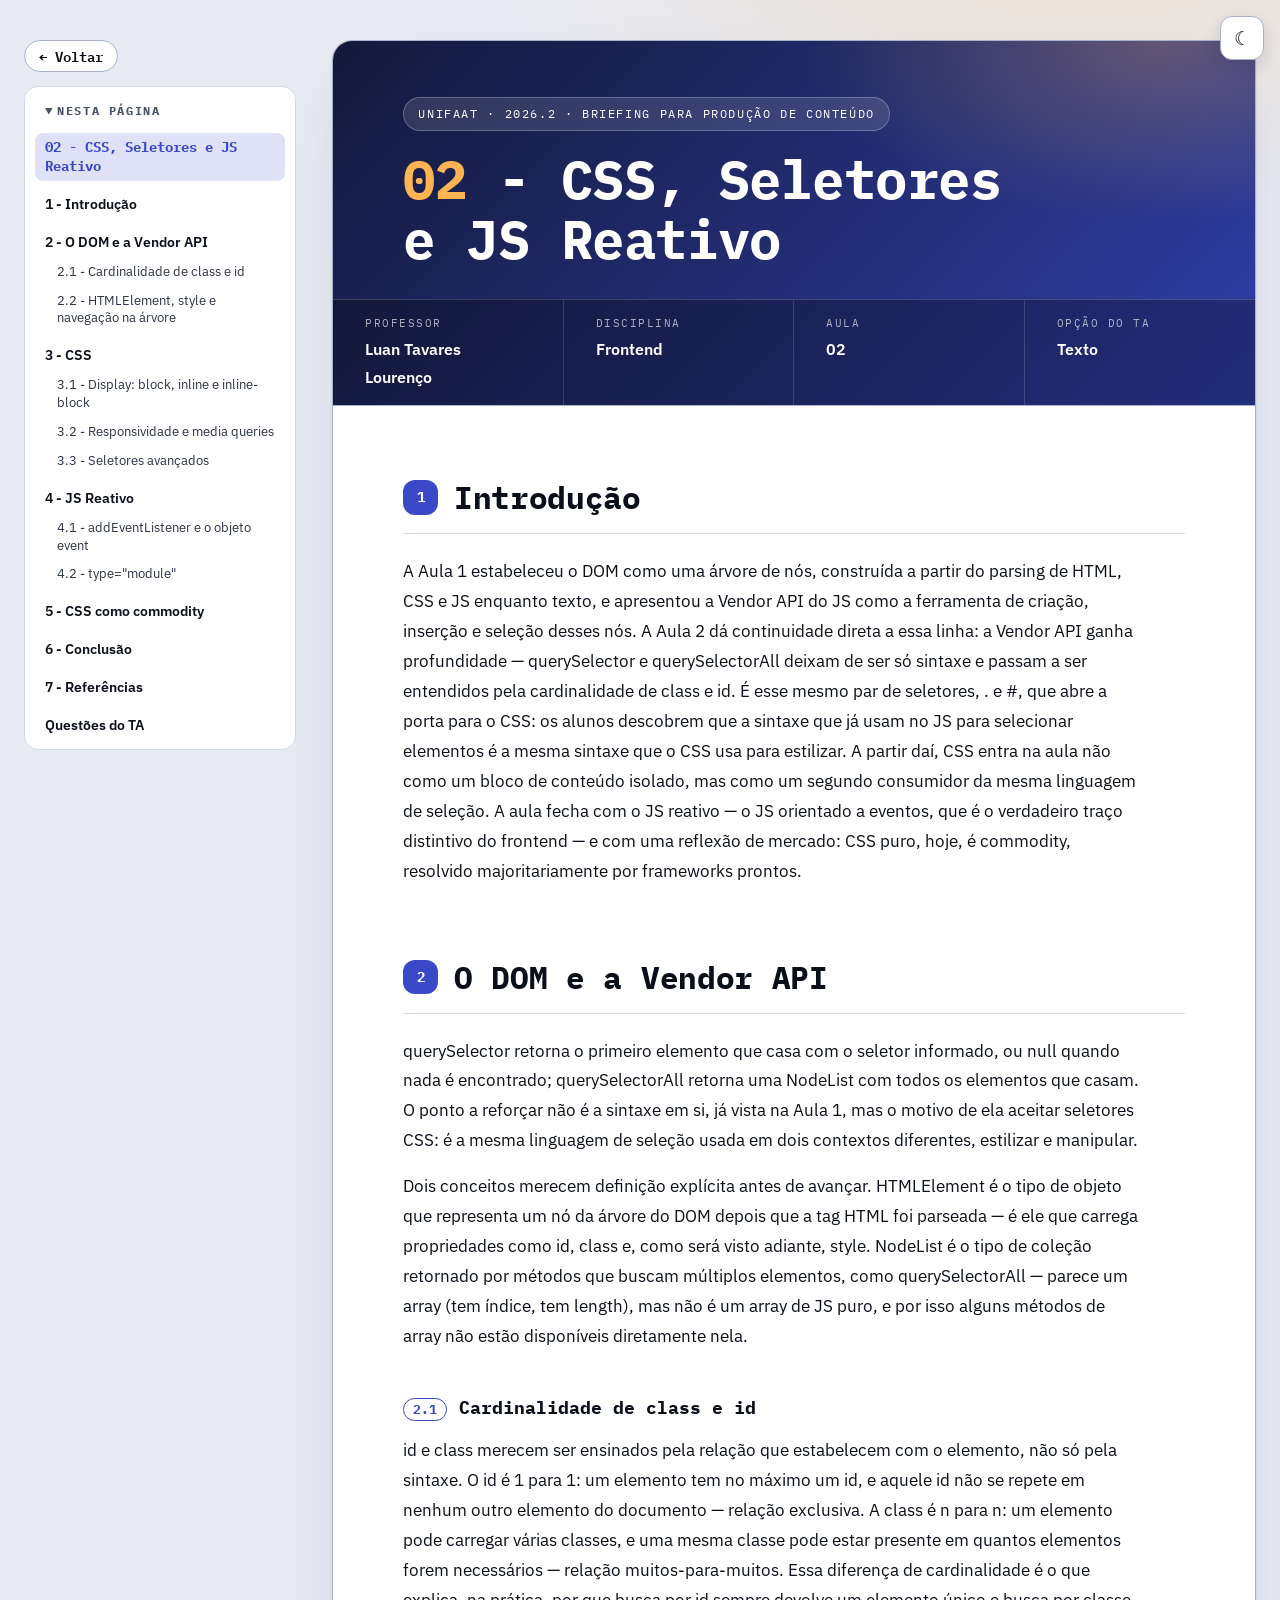
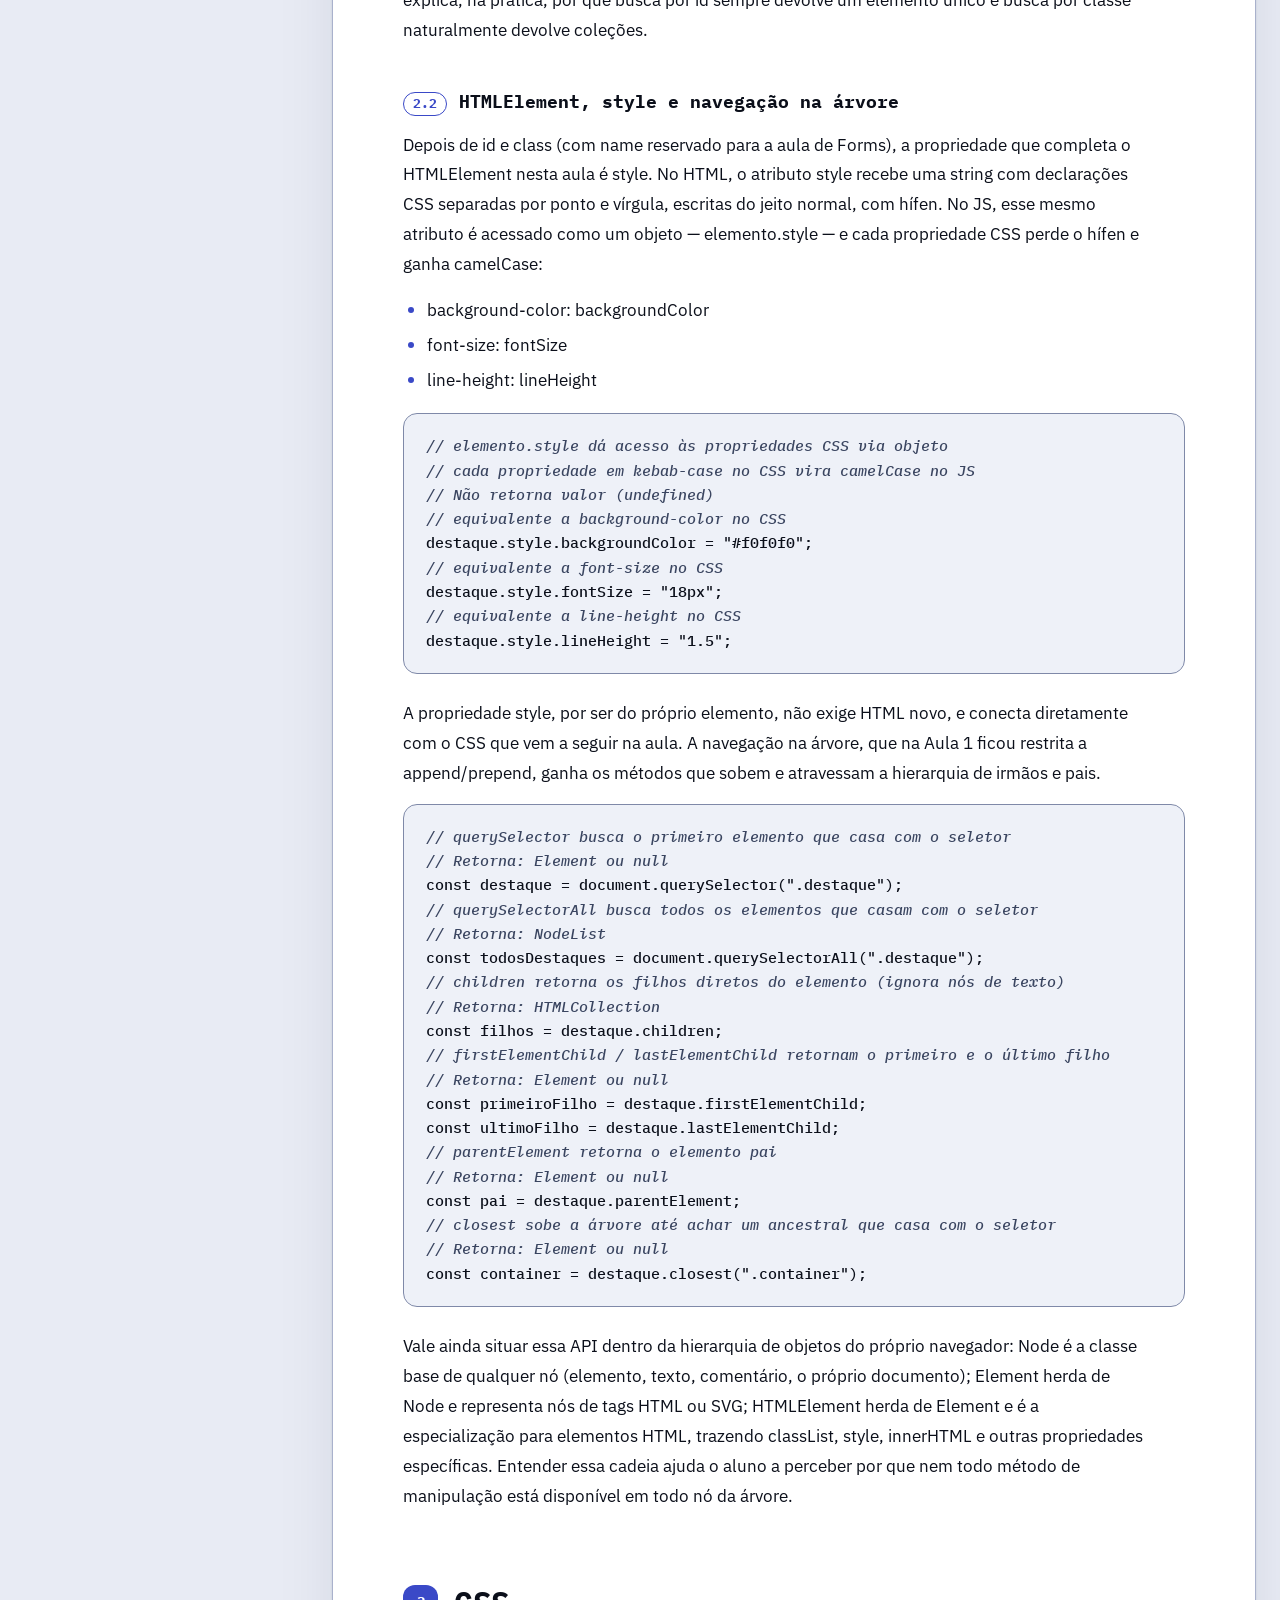
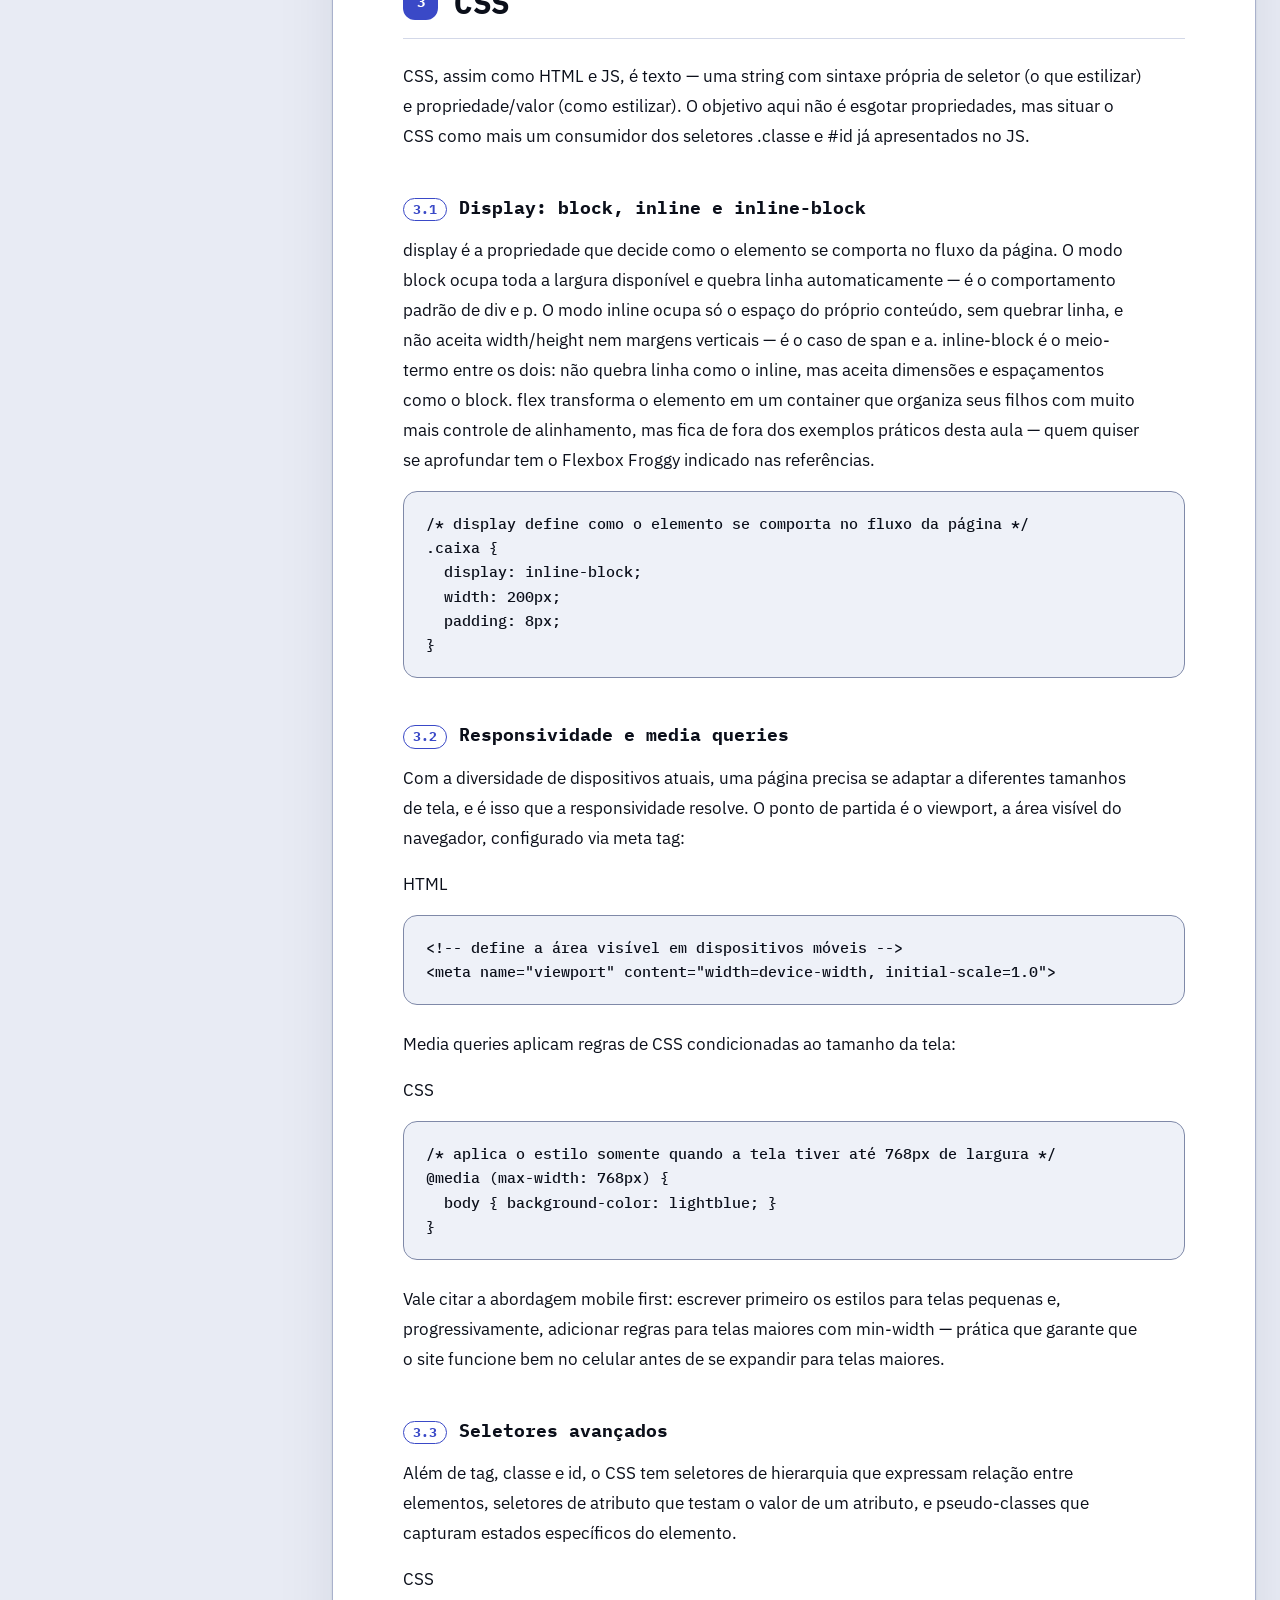
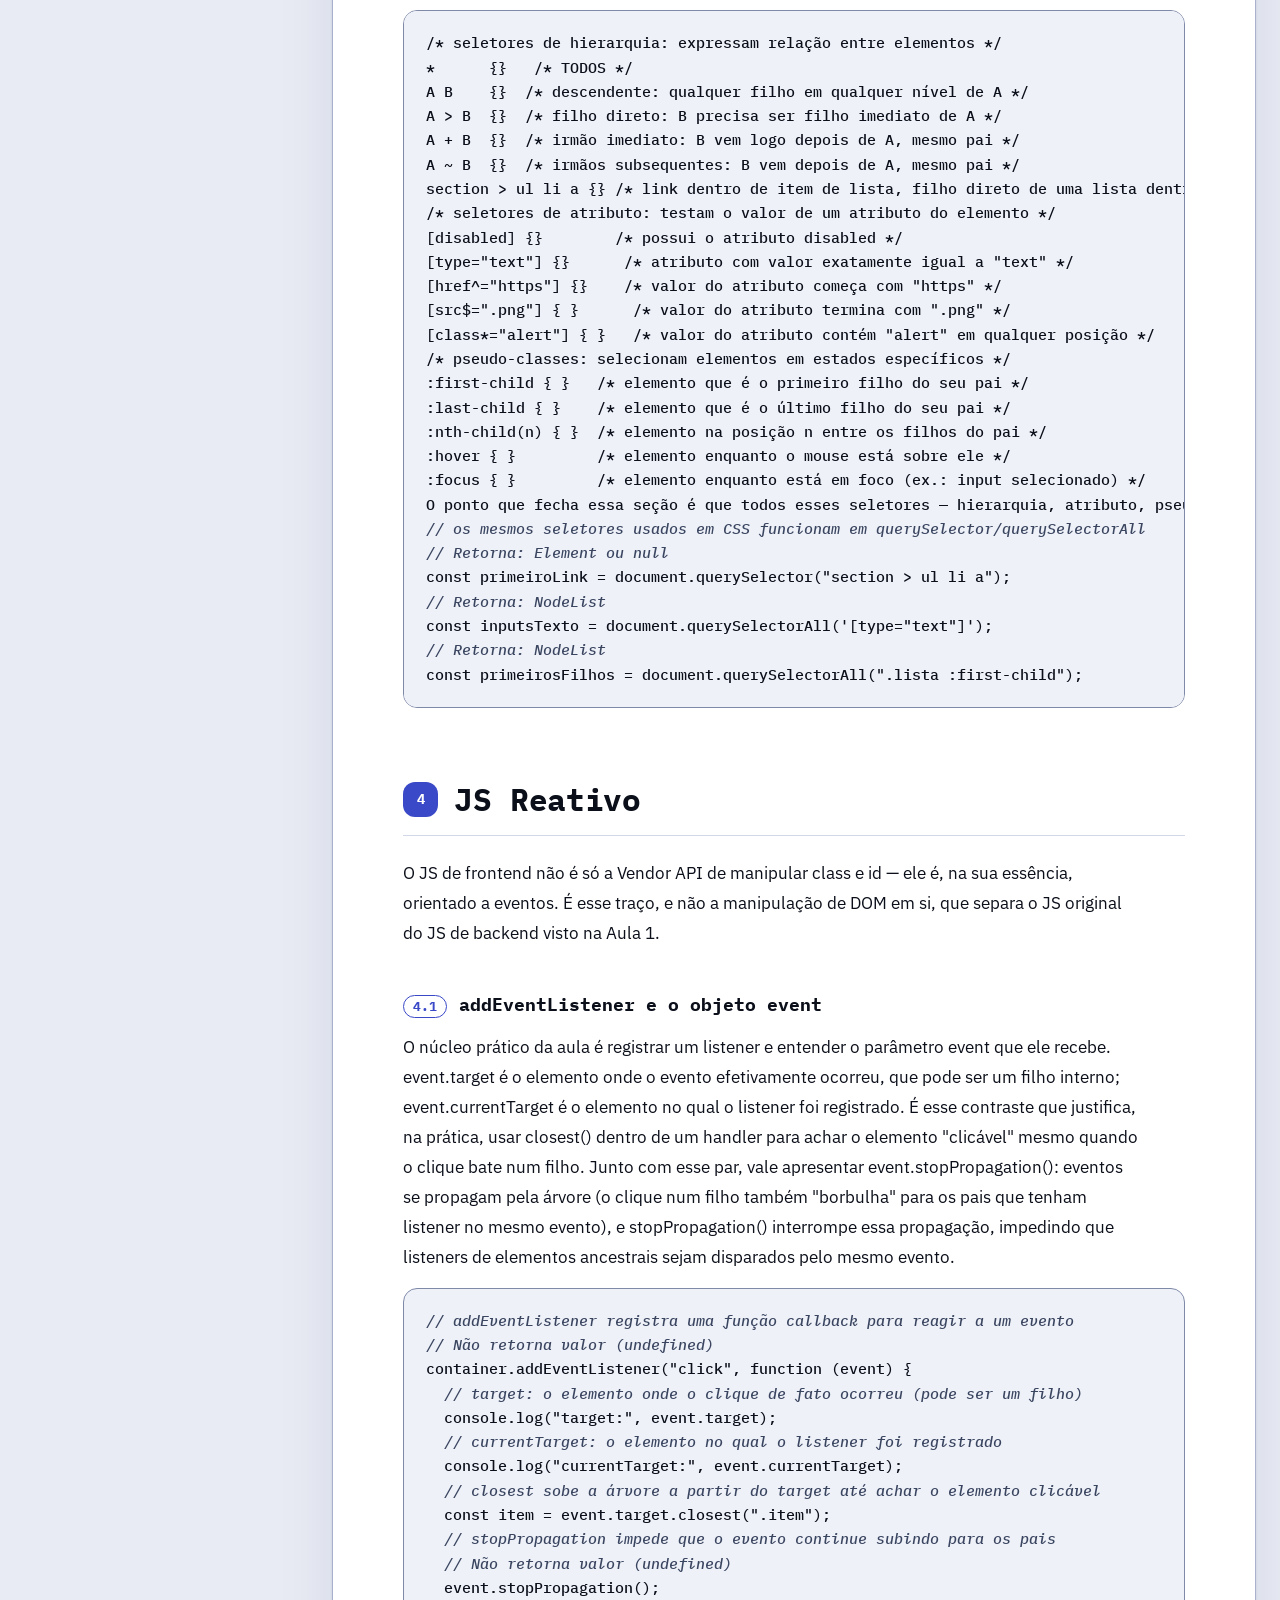
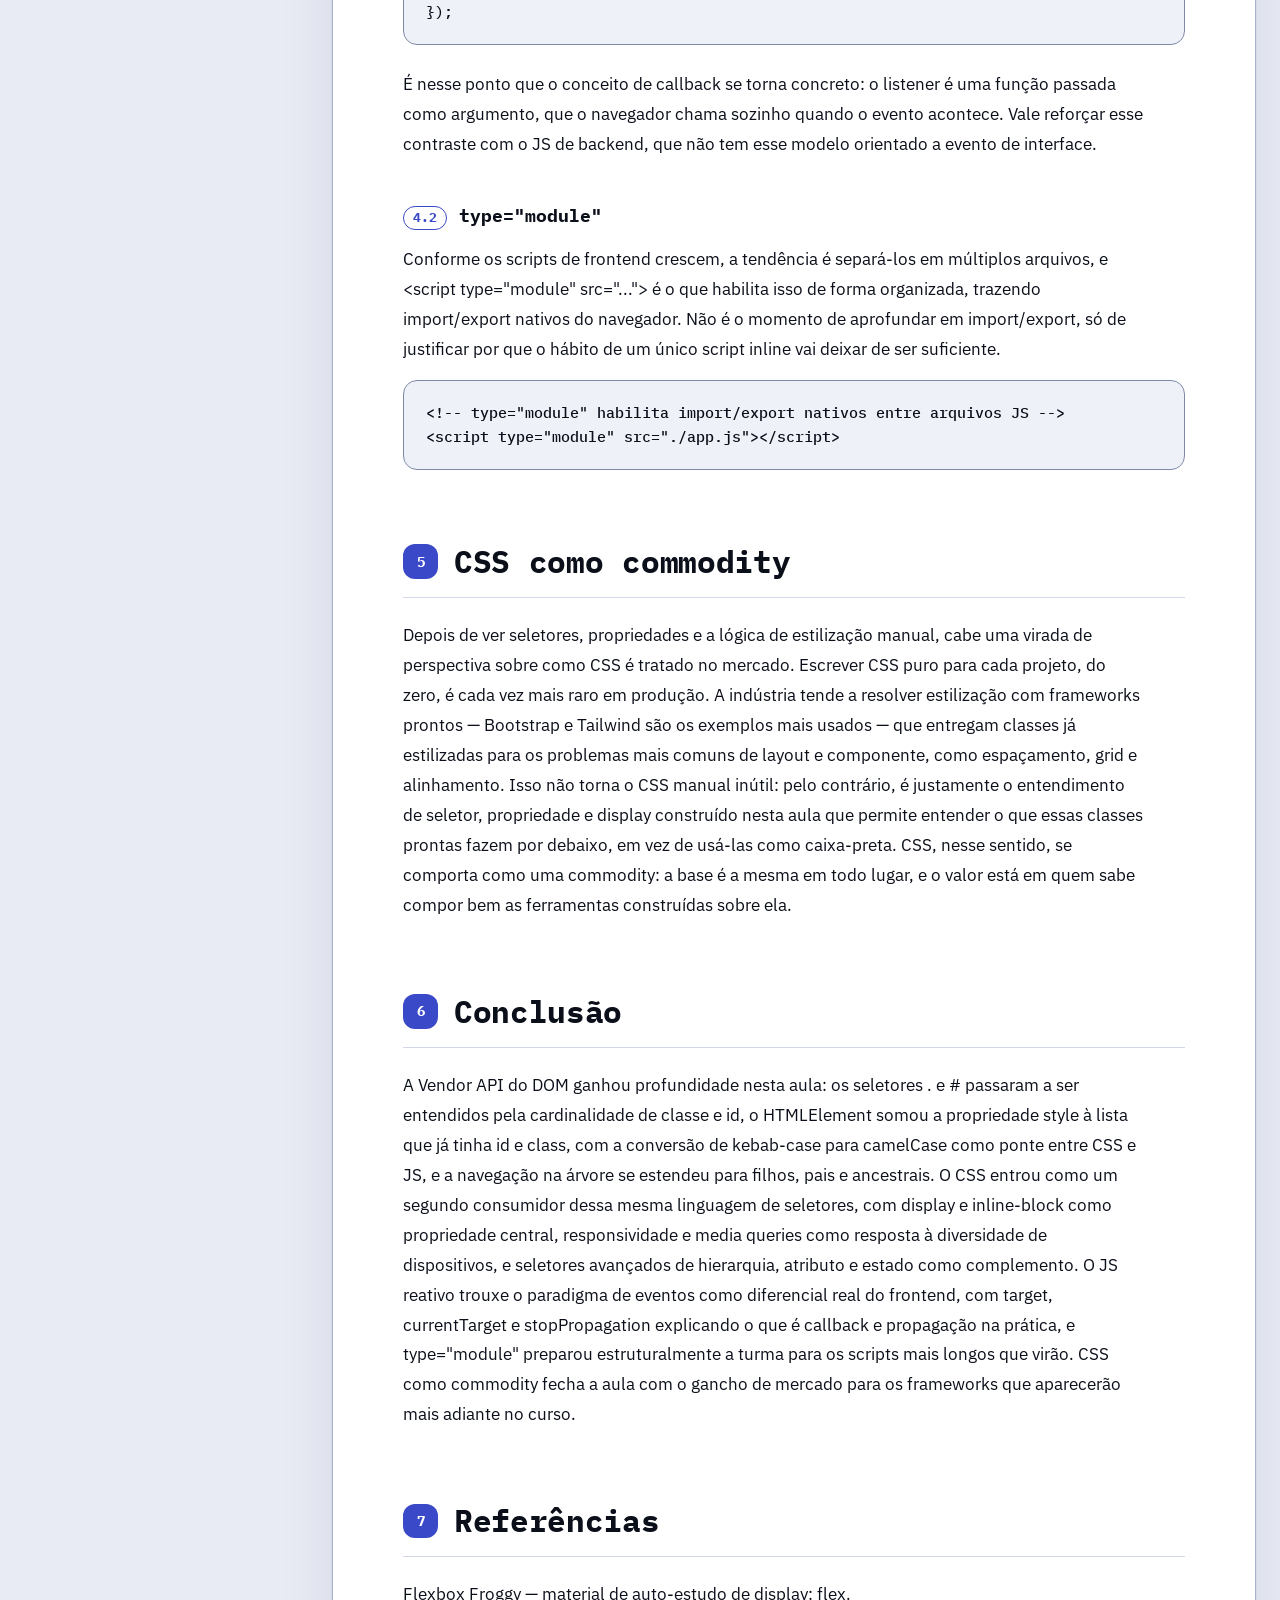
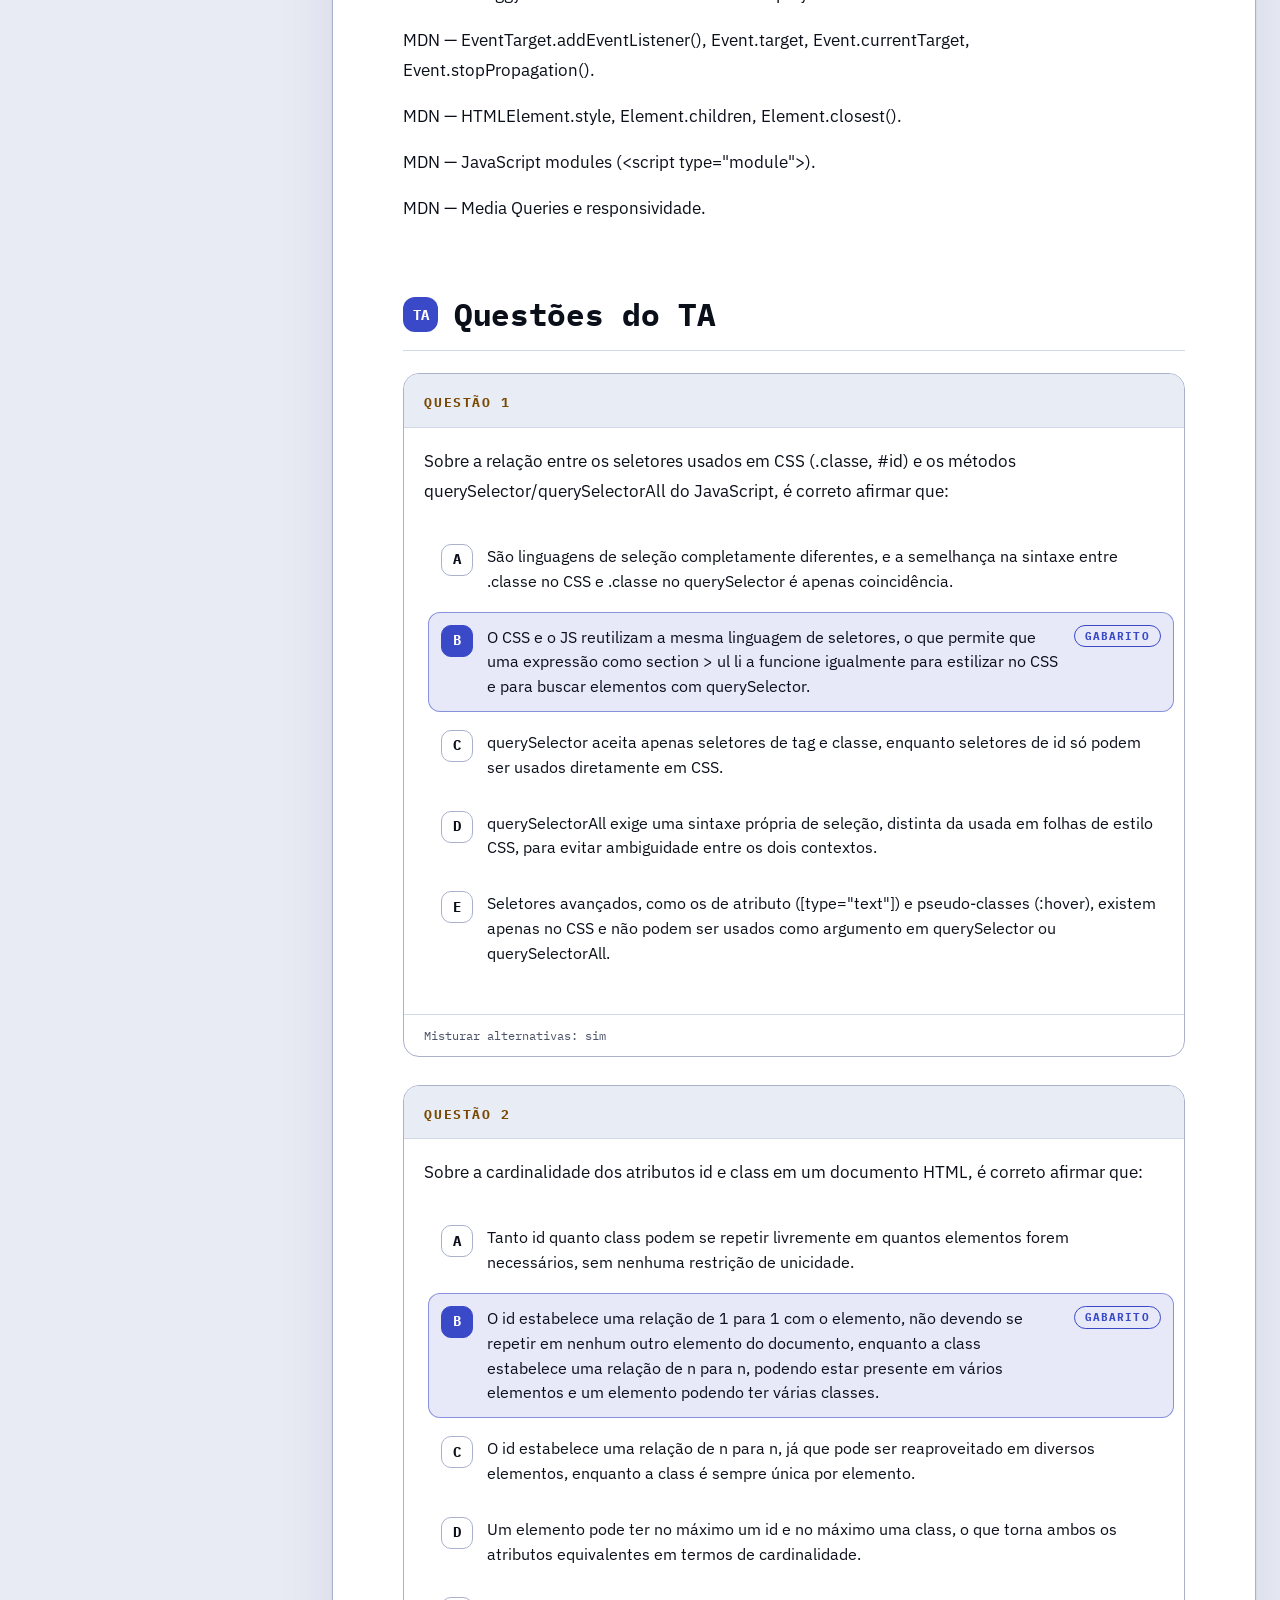
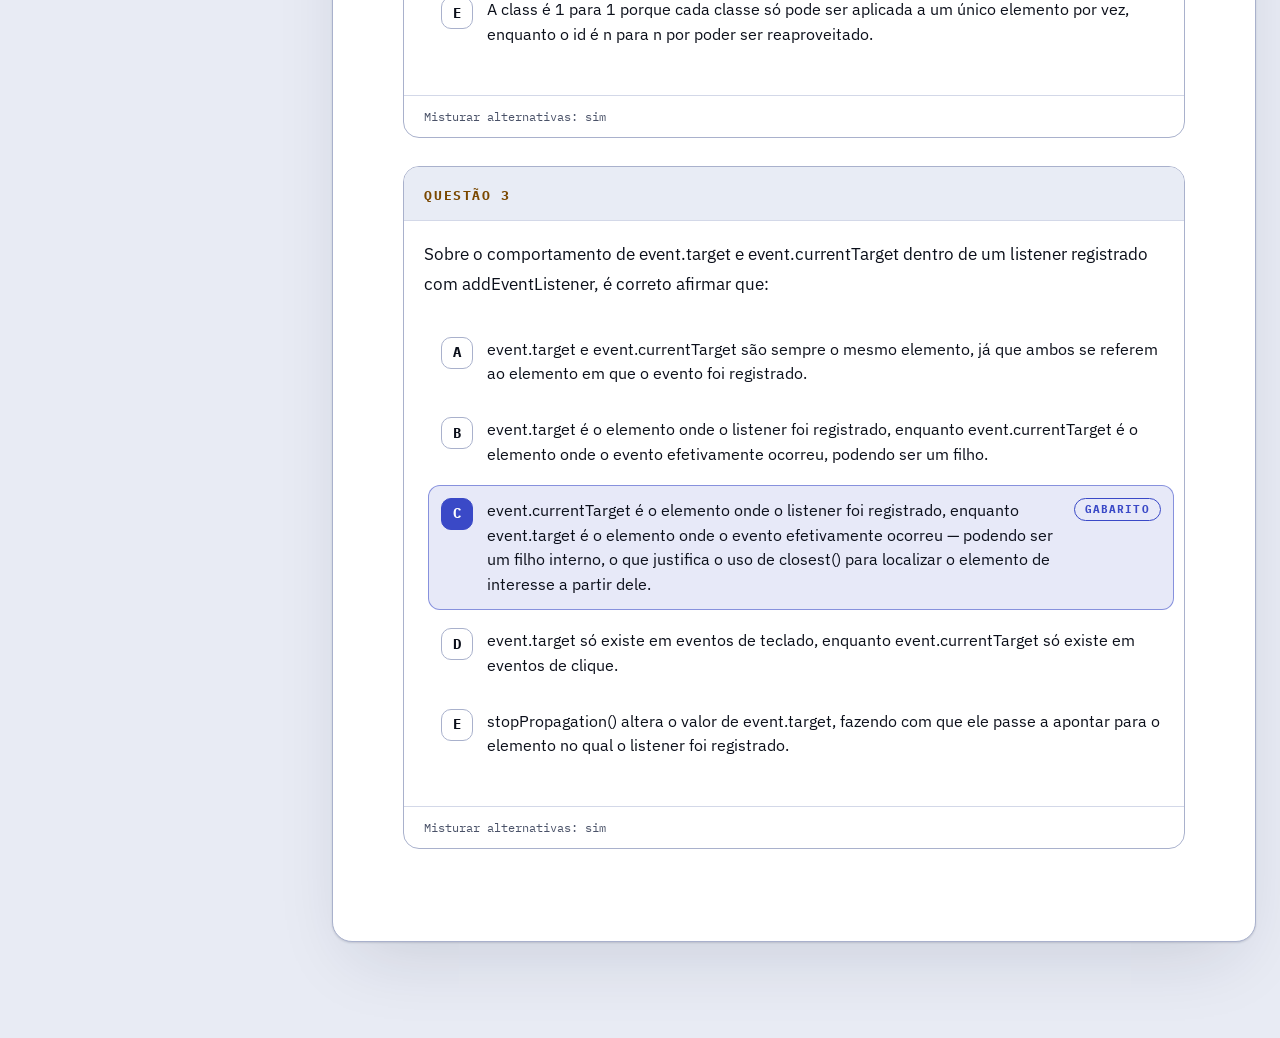
<file: aulas/02/briefing/index.html>
<!DOCTYPE html>
<html lang="pt-BR">
<head>
<meta charset="UTF-8">
<meta name="viewport" content="width=device-width, initial-scale=1">
<title>Briefing · Aula 02 — CSS, Seletores e JS Reativo</title>
<link rel="stylesheet" href="../../../assets/briefing.css">
<script src="../../../assets/tema.js"></script>
</head>
<body>
<div class="layout">
  <aside class="side">
    <a class="back" href="../../../index.html">← Voltar</a>
    <details class="toc" open><summary>Nesta página</summary><ol><li class="l1"><a href="#topo">02 - CSS, Seletores e JS Reativo</a></li><li class="l2"><a href="#s1-introdução">1 - Introdução</a></li><li class="l2"><a href="#s2-o-dom-e-a-vendor-api">2 - O DOM e a Vendor API</a></li><li class="l3"><a href="#s2-1-cardinalidade-de-class-e-id">2.1 - Cardinalidade de class e id</a></li><li class="l3"><a href="#s2-2-htmlelement-style-e-navegação-na-árvore">2.2 - HTMLElement, style e navegação na árvore</a></li><li class="l2"><a href="#s3-css">3 - CSS</a></li><li class="l3"><a href="#s3-1-display-block-inline-e-inline-block">3.1 - Display: block, inline e inline-block</a></li><li class="l3"><a href="#s3-2-responsividade-e-media-queries">3.2 - Responsividade e media queries</a></li><li class="l3"><a href="#s3-3-seletores-avançados">3.3 - Seletores avançados</a></li><li class="l2"><a href="#s4-js-reativo">4 - JS Reativo</a></li><li class="l3"><a href="#s4-1-addeventlistener-e-o-objeto-event">4.1 - addEventListener e o objeto event</a></li><li class="l3"><a href="#s4-2-typemodule">4.2 - type=&quot;module&quot;</a></li><li class="l2"><a href="#s5-css-como-commodity">5 - CSS como commodity</a></li><li class="l2"><a href="#s6-conclusão">6 - Conclusão</a></li><li class="l2"><a href="#s7-referências">7 - Referências</a></li><li class="l2"><a href="#questoes">Questões do TA</a></li></ol></details>
  </aside>
  <main class="doc">
    <header class="cover" id="topo">
      <p class="eyebrow">UNIFAAT · 2026.2 · Briefing para produção de conteúdo</p>
      <h1><span class="cn">02</span> - CSS, Seletores e JS Reativo</h1>
      <dl class="ficha">
        <div><dt>Professor</dt><dd>Luan Tavares Lourenço</dd></div>
        <div><dt>Disciplina</dt><dd>Frontend</dd></div>
        <div><dt>Aula</dt><dd>02</dd></div>
        <div><dt>Opção do TA</dt><dd>Texto</dd></div>
      </dl>
    </header>
<h2 id="s1-introdução"><span class="hn">1</span>Introdução</h2>
<p>A Aula 1 estabeleceu o DOM como uma árvore de nós, construída a partir do parsing de HTML, CSS e JS enquanto texto, e apresentou a Vendor API do JS como a ferramenta de criação, inserção e seleção desses nós. A Aula 2 dá continuidade direta a essa linha: a Vendor API ganha profundidade — querySelector e querySelectorAll deixam de ser só sintaxe e passam a ser entendidos pela cardinalidade de class e id. É esse mesmo par de seletores, . e #, que abre a porta para o CSS: os alunos descobrem que a sintaxe que já usam no JS para selecionar elementos é a mesma sintaxe que o CSS usa para estilizar. A partir daí, CSS entra na aula não como um bloco de conteúdo isolado, mas como um segundo consumidor da mesma linguagem de seleção. A aula fecha com o JS reativo — o JS orientado a eventos, que é o verdadeiro traço distintivo do frontend — e com uma reflexão de mercado: CSS puro, hoje, é commodity, resolvido majoritariamente por frameworks prontos.</p>
<h2 id="s2-o-dom-e-a-vendor-api"><span class="hn">2</span>O DOM e a Vendor API</h2>
<p>querySelector retorna o primeiro elemento que casa com o seletor informado, ou null quando nada é encontrado; querySelectorAll retorna uma NodeList com todos os elementos que casam. O ponto a reforçar não é a sintaxe em si, já vista na Aula 1, mas o motivo de ela aceitar seletores CSS: é a mesma linguagem de seleção usada em dois contextos diferentes, estilizar e manipular.</p>
<p>Dois conceitos merecem definição explícita antes de avançar. HTMLElement é o tipo de objeto que representa um nó da árvore do DOM depois que a tag HTML foi parseada — é ele que carrega propriedades como id, class e, como será visto adiante, style. NodeList é o tipo de coleção retornado por métodos que buscam múltiplos elementos, como querySelectorAll — parece um array (tem índice, tem length), mas não é um array de JS puro, e por isso alguns métodos de array não estão disponíveis diretamente nela.</p>
<h3 id="s2-1-cardinalidade-de-class-e-id"><span class="hn">2.1</span>Cardinalidade de class e id</h3>
<p>id e class merecem ser ensinados pela relação que estabelecem com o elemento, não só pela sintaxe. O id é 1 para 1: um elemento tem no máximo um id, e aquele id não se repete em nenhum outro elemento do documento — relação exclusiva. A class é n para n: um elemento pode carregar várias classes, e uma mesma classe pode estar presente em quantos elementos forem necessários — relação muitos-para-muitos. Essa diferença de cardinalidade é o que explica, na prática, por que busca por id sempre devolve um elemento único e busca por classe naturalmente devolve coleções.</p>
<h3 id="s2-2-htmlelement-style-e-navegação-na-árvore"><span class="hn">2.2</span>HTMLElement, style e navegação na árvore</h3>
<p>Depois de id e class (com name reservado para a aula de Forms), a propriedade que completa o HTMLElement nesta aula é style. No HTML, o atributo style recebe uma string com declarações CSS separadas por ponto e vírgula, escritas do jeito normal, com hífen. No JS, esse mesmo atributo é acessado como um objeto — elemento.style — e cada propriedade CSS perde o hífen e ganha camelCase:</p>
<ul><li>background-color: backgroundColor</li><li>font-size: fontSize</li><li>line-height: lineHeight</li></ul>
<pre class="code"><code><span class="cm">// elemento.style dá acesso às propriedades CSS via objeto</span>
<span class="cm">// cada propriedade em kebab-case no CSS vira camelCase no JS</span>
<span class="cm">// Não retorna valor (undefined)</span>
<span class="cm">// equivalente a background-color no CSS</span>
destaque.style.backgroundColor = "#f0f0f0";
<span class="cm">// equivalente a font-size no CSS</span>
destaque.style.fontSize = "18px";
<span class="cm">// equivalente a line-height no CSS</span>
destaque.style.lineHeight = "1.5";          </code></pre>
<p>A propriedade style, por ser do próprio elemento, não exige HTML novo, e conecta diretamente com o CSS que vem a seguir na aula. A navegação na árvore, que na Aula 1 ficou restrita a append/prepend, ganha os métodos que sobem e atravessam a hierarquia de irmãos e pais.</p>
<pre class="code"><code><span class="cm">// querySelector busca o primeiro elemento que casa com o seletor</span>
<span class="cm">// Retorna: Element ou null</span>
const destaque = document.querySelector(".destaque");
<span class="cm">// querySelectorAll busca todos os elementos que casam com o seletor</span>
<span class="cm">// Retorna: NodeList</span>
const todosDestaques = document.querySelectorAll(".destaque");
<span class="cm">// children retorna os filhos diretos do elemento (ignora nós de texto)</span>
<span class="cm">// Retorna: HTMLCollection</span>
const filhos = destaque.children;
<span class="cm">// firstElementChild / lastElementChild retornam o primeiro e o último filho</span>
<span class="cm">// Retorna: Element ou null</span>
const primeiroFilho = destaque.firstElementChild;
const ultimoFilho = destaque.lastElementChild;
<span class="cm">// parentElement retorna o elemento pai</span>
<span class="cm">// Retorna: Element ou null</span>
const pai = destaque.parentElement;
<span class="cm">// closest sobe a árvore até achar um ancestral que casa com o seletor</span>
<span class="cm">// Retorna: Element ou null</span>
const container = destaque.closest(".container");</code></pre>
<p>Vale ainda situar essa API dentro da hierarquia de objetos do próprio navegador: Node é a classe base de qualquer nó (elemento, texto, comentário, o próprio documento); Element herda de Node e representa nós de tags HTML ou SVG; HTMLElement herda de Element e é a especialização para elementos HTML, trazendo classList, style, innerHTML e outras propriedades específicas. Entender essa cadeia ajuda o aluno a perceber por que nem todo método de manipulação está disponível em todo nó da árvore.</p>
<h2 id="s3-css"><span class="hn">3</span>CSS</h2>
<p>CSS, assim como HTML e JS, é texto — uma string com sintaxe própria de seletor (o que estilizar) e propriedade/valor (como estilizar). O objetivo aqui não é esgotar propriedades, mas situar o CSS como mais um consumidor dos seletores .classe e #id já apresentados no JS.</p>
<h3 id="s3-1-display-block-inline-e-inline-block"><span class="hn">3.1</span>Display: block, inline e inline-block</h3>
<p>display é a propriedade que decide como o elemento se comporta no fluxo da página. O modo block ocupa toda a largura disponível e quebra linha automaticamente — é o comportamento padrão de div e p. O modo inline ocupa só o espaço do próprio conteúdo, sem quebrar linha, e não aceita width/height nem margens verticais — é o caso de span e a. inline-block é o meio-termo entre os dois: não quebra linha como o inline, mas aceita dimensões e espaçamentos como o block. flex transforma o elemento em um container que organiza seus filhos com muito mais controle de alinhamento, mas fica de fora dos exemplos práticos desta aula — quem quiser se aprofundar tem o Flexbox Froggy indicado nas referências.</p>
<pre class="code"><code>/* display define como o elemento se comporta no fluxo da página */
.caixa {
  display: inline-block;
  width: 200px;
  padding: 8px;
}</code></pre>
<h3 id="s3-2-responsividade-e-media-queries"><span class="hn">3.2</span>Responsividade e media queries</h3>
<p>Com a diversidade de dispositivos atuais, uma página precisa se adaptar a diferentes tamanhos de tela, e é isso que a responsividade resolve. O ponto de partida é o viewport, a área visível do navegador, configurado via meta tag:</p>
<p>HTML</p>
<pre class="code"><code>&lt;!-- define a área visível em dispositivos móveis --&gt;
&lt;meta name="viewport" content="width=device-width, initial-scale=1.0"&gt;</code></pre>
<p>Media queries aplicam regras de CSS condicionadas ao tamanho da tela:</p>
<p>CSS</p>
<pre class="code"><code>/* aplica o estilo somente quando a tela tiver até 768px de largura */
@media (max-width: 768px) {
  body { background-color: lightblue; }
}</code></pre>
<p>Vale citar a abordagem mobile first: escrever primeiro os estilos para telas pequenas e, progressivamente, adicionar regras para telas maiores com min-width — prática que garante que o site funcione bem no celular antes de se expandir para telas maiores.</p>
<h3 id="s3-3-seletores-avançados"><span class="hn">3.3</span>Seletores avançados</h3>
<p>Além de tag, classe e id, o CSS tem seletores de hierarquia que expressam relação entre elementos, seletores de atributo que testam o valor de um atributo, e pseudo-classes que capturam estados específicos do elemento.</p>
<p>CSS</p>
<pre class="code"><code>/* seletores de hierarquia: expressam relação entre elementos */
*      {}   /* TODOS */
A B    {}  /* descendente: qualquer filho em qualquer nível de A */
A &gt; B  {}  /* filho direto: B precisa ser filho imediato de A */
A + B  {}  /* irmão imediato: B vem logo depois de A, mesmo pai */
A ~ B  {}  /* irmãos subsequentes: B vem depois de A, mesmo pai */
section &gt; ul li a {} /* link dentro de item de lista, filho direto de uma lista dentro de uma seção */
/* seletores de atributo: testam o valor de um atributo do elemento */
[disabled] {}        /* possui o atributo disabled */
[type="text"] {}      /* atributo com valor exatamente igual a "text" */
[href^="https"] {}    /* valor do atributo começa com "https" */
[src$=".png"] { }      /* valor do atributo termina com ".png" */
[class*="alert"] { }   /* valor do atributo contém "alert" em qualquer posição */
/* pseudo-classes: selecionam elementos em estados específicos */
:first-child { }   /* elemento que é o primeiro filho do seu pai */
:last-child { }    /* elemento que é o último filho do seu pai */
:nth-child(n) { }  /* elemento na posição n entre os filhos do pai */
:hover { }         /* elemento enquanto o mouse está sobre ele */
:focus { }         /* elemento enquanto está em foco (ex.: input selecionado) */
O ponto que fecha essa seção é que todos esses seletores — hierarquia, atributo, pseudo-classe — funcionam igualmente dentro da Vendor API do JS, na mesma sintaxe:
<span class="cm">// os mesmos seletores usados em CSS funcionam em querySelector/querySelectorAll</span>
<span class="cm">// Retorna: Element ou null</span>
const primeiroLink = document.querySelector("section &gt; ul li a");
<span class="cm">// Retorna: NodeList</span>
const inputsTexto = document.querySelectorAll('[type="text"]');
<span class="cm">// Retorna: NodeList</span>
const primeirosFilhos = document.querySelectorAll(".lista :first-child");</code></pre>
<h2 id="s4-js-reativo"><span class="hn">4</span>JS Reativo</h2>
<p>O JS de frontend não é só a Vendor API de manipular class e id — ele é, na sua essência, orientado a eventos. É esse traço, e não a manipulação de DOM em si, que separa o JS original do JS de backend visto na Aula 1.</p>
<h3 id="s4-1-addeventlistener-e-o-objeto-event"><span class="hn">4.1</span>addEventListener e o objeto event</h3>
<p>O núcleo prático da aula é registrar um listener e entender o parâmetro event que ele recebe. event.target é o elemento onde o evento efetivamente ocorreu, que pode ser um filho interno; event.currentTarget é o elemento no qual o listener foi registrado. É esse contraste que justifica, na prática, usar closest() dentro de um handler para achar o elemento "clicável" mesmo quando o clique bate num filho. Junto com esse par, vale apresentar event.stopPropagation(): eventos se propagam pela árvore (o clique num filho também "borbulha" para os pais que tenham listener no mesmo evento), e stopPropagation() interrompe essa propagação, impedindo que listeners de elementos ancestrais sejam disparados pelo mesmo evento.</p>
<pre class="code"><code><span class="cm">// addEventListener registra uma função callback para reagir a um evento</span>
<span class="cm">// Não retorna valor (undefined)</span>
container.addEventListener("click", function (event) {
  <span class="cm">// target: o elemento onde o clique de fato ocorreu (pode ser um filho)</span>
  console.log("target:", event.target);
  <span class="cm">// currentTarget: o elemento no qual o listener foi registrado</span>
  console.log("currentTarget:", event.currentTarget);
  <span class="cm">// closest sobe a árvore a partir do target até achar o elemento clicável</span>
  const item = event.target.closest(".item");
  <span class="cm">// stopPropagation impede que o evento continue subindo para os pais</span>
  <span class="cm">// Não retorna valor (undefined)</span>
  event.stopPropagation();
});</code></pre>
<p>É nesse ponto que o conceito de callback se torna concreto: o listener é uma função passada como argumento, que o navegador chama sozinho quando o evento acontece. Vale reforçar esse contraste com o JS de backend, que não tem esse modelo orientado a evento de interface.</p>
<h3 id="s4-2-typemodule"><span class="hn">4.2</span>type="module"</h3>
<p>Conforme os scripts de frontend crescem, a tendência é separá-los em múltiplos arquivos, e &lt;script type="module" src="..."&gt; é o que habilita isso de forma organizada, trazendo import/export nativos do navegador. Não é o momento de aprofundar em import/export, só de justificar por que o hábito de um único script inline vai deixar de ser suficiente.</p>
<pre class="code"><code>&lt;!-- type="module" habilita import/export nativos entre arquivos JS --&gt;
&lt;script type="module" src="./app.js"&gt;&lt;/script&gt;</code></pre>
<h2 id="s5-css-como-commodity"><span class="hn">5</span>CSS como commodity</h2>
<p>Depois de ver seletores, propriedades e a lógica de estilização manual, cabe uma virada de perspectiva sobre como CSS é tratado no mercado. Escrever CSS puro para cada projeto, do zero, é cada vez mais raro em produção. A indústria tende a resolver estilização com frameworks prontos — Bootstrap e Tailwind são os exemplos mais usados — que entregam classes já estilizadas para os problemas mais comuns de layout e componente, como espaçamento, grid e alinhamento. Isso não torna o CSS manual inútil: pelo contrário, é justamente o entendimento de seletor, propriedade e display construído nesta aula que permite entender o que essas classes prontas fazem por debaixo, em vez de usá-las como caixa-preta. CSS, nesse sentido, se comporta como uma commodity: a base é a mesma em todo lugar, e o valor está em quem sabe compor bem as ferramentas construídas sobre ela.</p>
<h2 id="s6-conclusão"><span class="hn">6</span>Conclusão</h2>
<p>A Vendor API do DOM ganhou profundidade nesta aula: os seletores . e # passaram a ser entendidos pela cardinalidade de classe e id, o HTMLElement somou a propriedade style à lista que já tinha id e class, com a conversão de kebab-case para camelCase como ponte entre CSS e JS, e a navegação na árvore se estendeu para filhos, pais e ancestrais. O CSS entrou como um segundo consumidor dessa mesma linguagem de seletores, com display e inline-block como propriedade central, responsividade e media queries como resposta à diversidade de dispositivos, e seletores avançados de hierarquia, atributo e estado como complemento. O JS reativo trouxe o paradigma de eventos como diferencial real do frontend, com target, currentTarget e stopPropagation explicando o que é callback e propagação na prática, e type="module" preparou estruturalmente a turma para os scripts mais longos que virão. CSS como commodity fecha a aula com o gancho de mercado para os frameworks que aparecerão mais adiante no curso.</p>
<h2 id="s7-referências"><span class="hn">7</span>Referências</h2>
<p>Flexbox Froggy — material de auto-estudo de display: flex.</p>
<p>MDN — EventTarget.addEventListener(), Event.target, Event.currentTarget, Event.stopPropagation().</p>
<p>MDN — HTMLElement.style, Element.children, Element.closest().</p>
<p>MDN — JavaScript modules (&lt;script type="module"&gt;).</p>
<p>MDN — Media Queries e responsividade.</p>
<h2 id="questoes"><span class="hn">TA</span>Questões do TA</h2>
<article class="questao"><h3><span class="qn">Questão 1</span></h3><p>Sobre a relação entre os seletores usados em CSS (.classe, #id) e os métodos querySelector/querySelectorAll do JavaScript, é correto afirmar que:</p><ol class="alts"><li class="alt"><span class="ltr">A</span><span class="txt">São linguagens de seleção completamente diferentes, e a semelhança na sintaxe entre .classe no CSS e .classe no querySelector é apenas coincidência.</span></li><li class="alt ok"><span class="ltr">B</span><span class="txt">O CSS e o JS reutilizam a mesma linguagem de seletores, o que permite que uma expressão como section &gt; ul li a funcione igualmente para estilizar no CSS e para buscar elementos com querySelector.</span><span class="gab">gabarito</span></li><li class="alt"><span class="ltr">C</span><span class="txt">querySelector aceita apenas seletores de tag e classe, enquanto seletores de id só podem ser usados diretamente em CSS.</span></li><li class="alt"><span class="ltr">D</span><span class="txt">querySelectorAll exige uma sintaxe própria de seleção, distinta da usada em folhas de estilo CSS, para evitar ambiguidade entre os dois contextos.</span></li><li class="alt"><span class="ltr">E</span><span class="txt">Seletores avançados, como os de atributo ([type="text"]) e pseudo-classes (:hover), existem apenas no CSS e não podem ser usados como argumento em querySelector ou querySelectorAll.</span></li></ol><p class="mix">Misturar alternativas: sim</p></article>
<article class="questao"><h3><span class="qn">Questão 2</span></h3><p>Sobre a cardinalidade dos atributos id e class em um documento HTML, é correto afirmar que:</p><ol class="alts"><li class="alt"><span class="ltr">A</span><span class="txt">Tanto id quanto class podem se repetir livremente em quantos elementos forem necessários, sem nenhuma restrição de unicidade.</span></li><li class="alt ok"><span class="ltr">B</span><span class="txt">O id estabelece uma relação de 1 para 1 com o elemento, não devendo se repetir em nenhum outro elemento do documento, enquanto a class estabelece uma relação de n para n, podendo estar presente em vários elementos e um elemento podendo ter várias classes.</span><span class="gab">gabarito</span></li><li class="alt"><span class="ltr">C</span><span class="txt">O id estabelece uma relação de n para n, já que pode ser reaproveitado em diversos elementos, enquanto a class é sempre única por elemento.</span></li><li class="alt"><span class="ltr">D</span><span class="txt">Um elemento pode ter no máximo um id e no máximo uma class, o que torna ambos os atributos equivalentes em termos de cardinalidade.</span></li><li class="alt"><span class="ltr">E</span><span class="txt">A class é 1 para 1 porque cada classe só pode ser aplicada a um único elemento por vez, enquanto o id é n para n por poder ser reaproveitado.</span></li></ol><p class="mix">Misturar alternativas: sim</p></article>
<article class="questao"><h3><span class="qn">Questão 3</span></h3><p>Sobre o comportamento de event.target e event.currentTarget dentro de um listener registrado com addEventListener, é correto afirmar que:</p><ol class="alts"><li class="alt"><span class="ltr">A</span><span class="txt">event.target e event.currentTarget são sempre o mesmo elemento, já que ambos se referem ao elemento em que o evento foi registrado.</span></li><li class="alt"><span class="ltr">B</span><span class="txt">event.target é o elemento onde o listener foi registrado, enquanto event.currentTarget é o elemento onde o evento efetivamente ocorreu, podendo ser um filho.</span></li><li class="alt ok"><span class="ltr">C</span><span class="txt">event.currentTarget é o elemento onde o listener foi registrado, enquanto event.target é o elemento onde o evento efetivamente ocorreu — podendo ser um filho interno, o que justifica o uso de closest() para localizar o elemento de interesse a partir dele.</span><span class="gab">gabarito</span></li><li class="alt"><span class="ltr">D</span><span class="txt">event.target só existe em eventos de teclado, enquanto event.currentTarget só existe em eventos de clique.</span></li><li class="alt"><span class="ltr">E</span><span class="txt">stopPropagation() altera o valor de event.target, fazendo com que ele passe a apontar para o elemento no qual o listener foi registrado.</span></li></ol><p class="mix">Misturar alternativas: sim</p></article>
  </main>
</div>
<script src="../../../assets/briefing.js"></script>
</body>
</html>
</file>
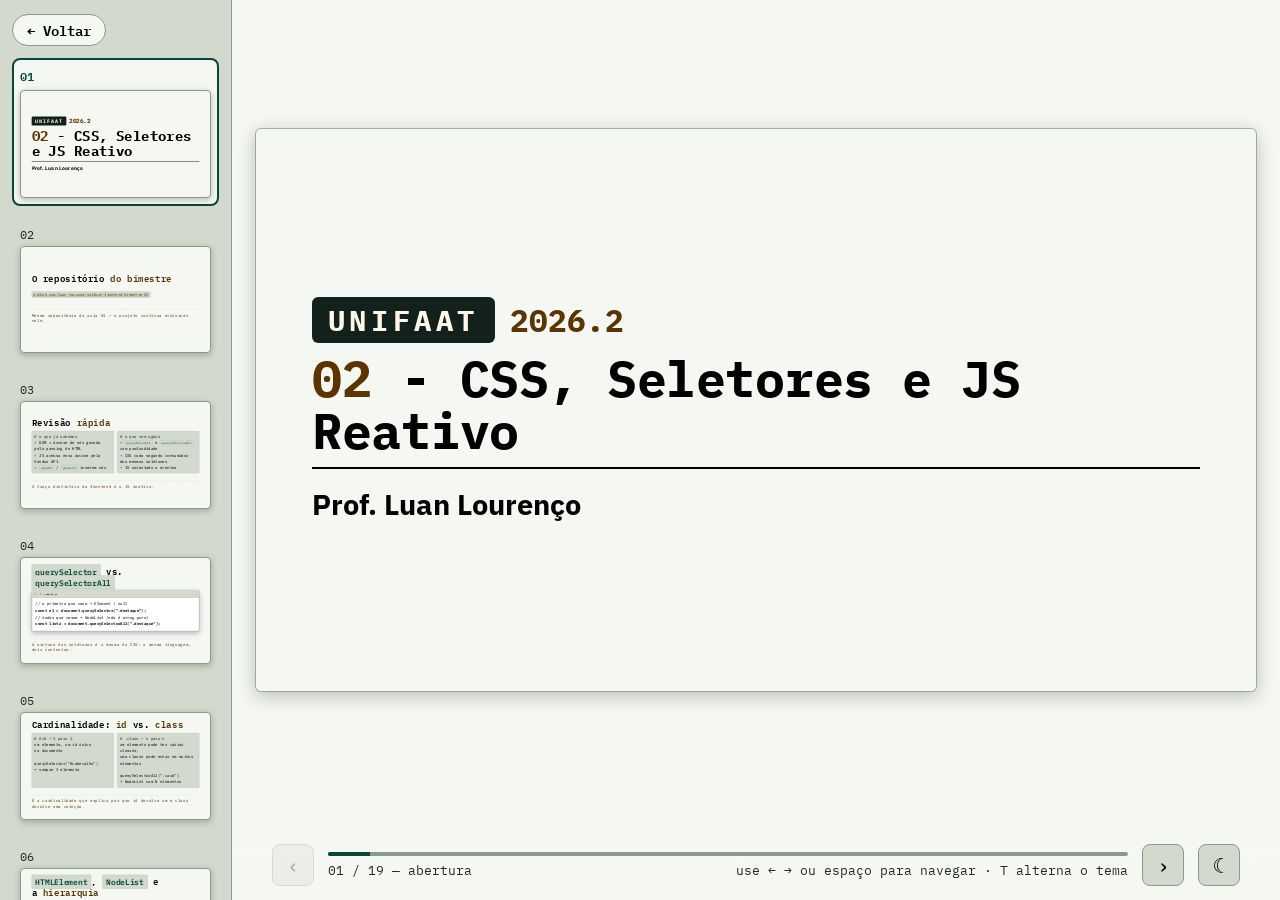
<file: aulas/02/slide/index.html>
<!DOCTYPE html>
<html lang="pt-BR">
<head>
<meta charset="UTF-8">
<meta name="viewport" content="width=device-width, initial-scale=1">
<title>Aula 02 — CSS, Seletores e JS Reativo</title>
<link rel="icon" type="image/svg+xml" href="favicon.svg">
<link rel="stylesheet" href="../../../assets/slide.css">
<link rel="stylesheet" href="../../../assets/slide-16x9.css">
<script src="../../../assets/tema.js"></script>
</head>
<body>

<aside class="sidebar" id="sidebar" aria-label="Miniaturas dos slides">
  <a class="sidebar-back" href="../../../index.html">← Voltar</a>
</aside>

<div class="deck" id="deck">

  <section class="slide" data-eyebrow="abertura">
    <div class="cover-top">
      <span class="cover-uni">Unifaat</span>
      <span class="cover-sem">2026.2</span>
    </div>
    <h1><span class="cover-num">02</span> - CSS, Seletores e JS Reativo</h1>
    <p class="cover-prof">Prof. Luan Lourenço</p>
  </section>

  <section class="slide" data-eyebrow="repositório">
    <h2>O repositório <span class="accent">do bimestre</span></h2>
    <p class="body-text"><a href="https://github.com/luan-tavares/unifaat-frontend-bimestre-01" target="_blank" rel="noopener noreferrer"><code>github.com/luan-tavares/unifaat-frontend-bimestre-01</code></a></p>
    <p class="payoff">Mesmo repositório da aula 01 — o projeto continua evoluindo nele.</p>
  </section>

  <section class="slide" data-eyebrow="revisão · aula 01">
    <h2>Revisão <span class="accent">rápida</span></h2>
    <div class="two-col">
      <div class="tree">
        <span class="dim"># o que já sabemos</span><br>
        • DOM = árvore de nós gerada<br>
          pelo parsing de HTML<br>
        • JS acessa essa árvore pela Vendor API<br>
        • <code>append</code> / <code>prepend</code> inserem nós
      </div>
      <div class="tree">
        <span class="dim"># o que vem agora</span><br>
        • <code>querySelector</code> e <code>querySelectorAll</code><br>
          com profundidade<br>
        • CSS como segundo consumidor<br>
          dos mesmos seletores<br>
        • JS orientado a eventos
      </div>
    </div>
    <p class="payoff">O traço distintivo do frontend é o JS reativo.</p>
  </section>

  <section class="slide" data-eyebrow="query selector">
    <h2><code>querySelector</code> vs. <span class="accent"><code>querySelectorAll</code></span></h2>
    <div class="term">
      <div class="term-bar">
        <span class="term-dot r"></span><span class="term-dot y"></span><span class="term-dot g"></span>
        <span class="term-path">console.js</span>
      </div>
      <div class="term-body">
        <div class="term-line comment">// o primeiro que casa → Element | null</div>
        <div class="term-line"><span class="cmd">const el = document.querySelector(".destaque");</span></div>
        <div class="term-line comment">// todos que casam → NodeList (não é array puro)</div>
        <div class="term-line"><span class="cmd">const lista = document.querySelectorAll(".destaque");</span></div>
      </div>
    </div>
    <p class="payoff">A sintaxe dos seletores é a mesma do CSS: a mesma linguagem, dois contextos.</p>
  </section>

  <section class="slide" data-eyebrow="cardinalidade">
    <h2>Cardinalidade: <span class="accent">id</span> vs. <span class="accent">class</span></h2>
    <div class="two-col">
      <div class="tree">
        <span class="dim"># #id — 1 para 1</span><br>
        um elemento, um id único<br>
        no documento<br>
        <br>
        querySelector("#cabecalho")<br>
        → sempre 1 elemento
      </div>
      <div class="tree">
        <span class="dim"># .class — n para n</span><br>
        um elemento pode ter várias classes;<br>
        uma classe pode estar em muitos<br>
        elementos<br>
        <br>
        querySelectorAll(".card")<br>
        → NodeList com N elementos
      </div>
    </div>
    <p class="payoff">É a cardinalidade que explica por que id devolve um e class devolve uma coleção.</p>
  </section>

  <section class="slide" data-eyebrow="hierarquia do dom">
    <h2><code>HTMLElement</code>, <code>NodeList</code> e a <span class="accent">hierarquia</span></h2>
    <div class="two-col">
      <div class="tree">
        <span class="dim"># cadeia de herança</span><br>
        HTMLElement <strong>herda de</strong><br>
        Element <strong>herda de</strong><br>
        Node
      </div>
      <div class="tree">
        <span class="dim"># o que cada um traz</span><br>
        <code>Node</code>: base — elemento, texto, comentário<br>
        <code>Element</code>: nós de tags HTML e SVG<br>
        <code>HTMLElement</code>: <code>classList</code>, <code>style</code>, <code>innerHTML</code>
      </div>
    </div>
    <p class="body-text"><code>NodeList</code> tem índice e <code>length</code>, mas <strong>não é um array</strong>: alguns métodos de array não existem nela.</p>
  </section>

  <section class="slide" data-eyebrow="navegando na árvore">
    <h2>Navegando <span class="accent">na árvore</span></h2>
    <div class="term">
      <div class="term-bar">
        <span class="term-dot r"></span><span class="term-dot y"></span><span class="term-dot g"></span>
        <span class="term-path">console.js</span>
      </div>
      <div class="term-body">
        <div class="term-line"><span class="cmd">destaque.children           // filhos diretos → HTMLCollection</span></div>
        <div class="term-line"><span class="cmd">destaque.firstElementChild  // primeiro filho   → Element | null</span></div>
        <div class="term-line"><span class="cmd">destaque.lastElementChild   // último filho      → Element | null</span></div>
        <div class="term-line"><span class="cmd">destaque.parentElement      // elemento pai      → Element | null</span></div>
        <div class="term-line"><span class="cmd">destaque.closest(".box")    // sobe até um ancestral → Element | null</span></div>
      </div>
    </div>
    <p class="payoff"><code>closest()</code> brilha dentro de handlers: sobe a partir do <code>event.target</code> até o elemento clicável.</p>
  </section>

  <section class="slide" data-eyebrow="style · css via js">
    <h2><code>style</code>: CSS <span class="accent">via JS</span></h2>
    <div class="two-col">
      <div class="tree">
        <span class="dim"># regra de conversão</span><br>
        CSS: kebab-case<br>
        <code>background-color</code><br>
        <code>font-size</code><br>
        <br>
        JS: camelCase<br>
        <code>backgroundColor</code><br>
        <code>fontSize</code>
      </div>
      <div class="term">
      <div class="term-bar">
        <span class="term-dot r"></span><span class="term-dot y"></span><span class="term-dot g"></span>
        <span class="term-path">console.js</span>
      </div>
      <div class="term-body">
        <div class="term-line"><span class="cmd">const el = document.querySelector(".destaque");</span></div>
        <div class="term-line comment">// equivale a background-color</div>
        <div class="term-line"><span class="cmd">el.style.backgroundColor = "#f0f0f0";</span></div>
        <div class="term-line comment">// equivale a font-size</div>
        <div class="term-line"><span class="cmd">el.style.fontSize = "18px";</span></div>
      </div>
    </div>
    </div>
  </section>

  <section class="slide" data-eyebrow="classlist">
    <h2><code>element.classList</code></h2>
    <div class="term">
      <div class="term-bar">
        <span class="term-dot r"></span><span class="term-dot y"></span><span class="term-dot g"></span>
        <span class="term-path">console.js</span>
      </div>
      <div class="term-body">
        <div class="term-line comment">// &lt;div id="card" class="box active highlight"&gt;</div>
        <div class="term-line"><span class="cmd">const el = document.querySelector("#card");</span></div>
        <div class="term-line"><span class="cmd">el.classList[0]            // "box"</span></div>
        <div class="term-line"><span class="cmd">el.classList.length       // 3</span></div>
        <div class="term-line"><span class="cmd">el.classList.add("novo")        // adiciona</span></div>
        <div class="term-line"><span class="cmd">el.classList.remove("active")   // remove</span></div>
        <div class="term-line"><span class="cmd">el.classList.toggle("aberto")  // alterna → boolean</span></div>
        <div class="term-line"><span class="cmd">el.classList.contains("box")   // existe? → boolean</span></div>
        <div class="term-line"><span class="cmd">el.classList.replace("box", "caixa")</span></div>
      </div>
    </div>
    <div class="callout">
      <span class="mark">!</span>
      <p>Um <code>DOMTokenList</code> parece array, mas não é: sem <code>map</code>/<code>filter</code>. Converta com <code>Array.from()</code>.</p>
    </div>
  </section>

  <section class="slide" data-eyebrow="css · seletores">
    <h2>CSS: a mesma linguagem <span class="accent">de seleção</span></h2>
    <div class="two-col">
      <div class="term">
      <div class="term-bar">
        <span class="term-dot r"></span><span class="term-dot y"></span><span class="term-dot g"></span>
        <span class="term-path">basicos.css</span>
      </div>
      <div class="term-body">
        <div class="term-line"><span class="cmd">tag   { }  /* por tag */</span></div>
        <div class="term-line"><span class="cmd">.cls  { }  /* por classe */</span></div>
        <div class="term-line"><span class="cmd">#id   { }  /* por id */</span></div>
        <div class="term-line"><span class="cmd">A B   { }  /* descendente */</span></div>
        <div class="term-line"><span class="cmd">A &gt; B { }  /* filho direto */</span></div>
        <div class="term-line"><span class="cmd">A + B { }  /* irmão imediato */</span></div>
        <div class="term-line"><span class="cmd">A ~ B { }  /* irmãos seguintes */</span></div>
      </div>
    </div>
      <div class="term">
      <div class="term-bar">
        <span class="term-dot r"></span><span class="term-dot y"></span><span class="term-dot g"></span>
        <span class="term-path">atributo-e-estado.css</span>
      </div>
      <div class="term-body">
        <div class="term-line"><span class="cmd">[disabled]       { }</span></div>
        <div class="term-line"><span class="cmd">[type="text"]    { }</span></div>
        <div class="term-line"><span class="cmd">[href^="https"]  { }</span></div>
        <div class="term-line"><span class="cmd">[src$=".png"]    { }</span></div>
        <div class="term-line"><span class="cmd">[class*="alert"] { }</span></div>
        <div class="term-line"><span class="cmd">:first-child { }  :last-child { }</span></div>
        <div class="term-line"><span class="cmd">:nth-child(n) { }</span></div>
        <div class="term-line"><span class="cmd">:hover { }  :focus { }</span></div>
      </div>
    </div>
    </div>
    <p class="payoff">Todos funcionam também dentro de <code>querySelector</code> e <code>querySelectorAll</code>.</p>
  </section>

  <section class="slide" data-eyebrow="css · display">
    <h2><code>display</code>: o comportamento <span class="accent">no fluxo</span></h2>
    <div class="two-col">
      <div class="tree">
        <span class="dim"># block</span><br>
        ocupa 100% da largura,<br>
        quebra linha<br>
        ex.: <code>div</code>, <code>p</code>
      </div>
      <div class="tree">
        <span class="dim"># inline</span><br>
        só o espaço do conteúdo,<br>
        sem width/height<br>
        ex.: <code>span</code>, <code>a</code>
      </div>
    </div>
    <div class="two-col">
      <div class="tree">
        <span class="dim"># inline-block</span><br>
        não quebra linha, mas aceita<br>
        dimensões e margens
      </div>
      <div class="tree">
        <span class="dim"># flex</span><br>
        container com controle avançado<br>
        de alinhamento dos filhos
      </div>
    </div>
  </section>

  <section class="slide" data-eyebrow="css · responsividade">
    <h2>Responsividade e <span class="accent">media queries</span></h2>
    <div class="term">
      <div class="term-bar">
        <span class="term-dot r"></span><span class="term-dot y"></span><span class="term-dot g"></span>
        <span class="term-path">responsivo.css</span>
      </div>
      <div class="term-body">
        <div class="term-line"><span class="cmd">&lt;meta name="viewport" content="width=device-width, initial-scale=1.0"&gt;</span></div>
        <div class="term-line comment">/* aplica quando a tela tem até 768px */</div>
        <div class="term-line"><span class="cmd">@media (max-width: 768px) {</span></div>
        <div class="term-line"><span class="cmd">  body { background: lightblue; }</span></div>
        <div class="term-line"><span class="cmd">}</span></div>
      </div>
    </div>
    <p class="payoff">Mobile first: escreva pra tela pequena primeiro e adicione breakpoints com <code>min-width</code>.</p>
  </section>

  <section class="slide" data-eyebrow="js reativo">
    <h2>JS reativo: <span class="accent">o traço do frontend</span></h2>
    <ul class="points">
      <li><strong>Evento:</strong> ação do usuário ou do navegador — <code>click</code>, <code>input</code>, <code>submit</code>…</li>
      <li><strong>Listener:</strong> função callback chamada automaticamente quando o evento ocorre</li>
      <li><strong>Propagação:</strong> o evento sobe pela árvore (bubbling); <code>stopPropagation()</code> interrompe</li>
    </ul>
    <p class="payoff">Não é só manipular o DOM — é reagir ao que o usuário faz.</p>
  </section>

  <section class="slide" data-eyebrow="addeventlistener">
    <h2><code>addEventListener</code> <span class="accent">na prática</span></h2>
    <div class="term">
      <div class="term-bar">
        <span class="term-dot r"></span><span class="term-dot y"></span><span class="term-dot g"></span>
        <span class="term-path">console.js</span>
      </div>
      <div class="term-body">
        <div class="term-line"><span class="cmd">container.addEventListener("click", function (event) {</span></div>
        <div class="term-line comment">// onde o clique aconteceu (pode ser um filho)</div>
        <div class="term-line"><span class="cmd">  console.log("target:", event.target);</span></div>
        <div class="term-line comment">// onde o listener foi registrado</div>
        <div class="term-line"><span class="cmd">  console.log("currentTarget:", event.currentTarget);</span></div>
        <div class="term-line comment">// sobe até o elemento clicável</div>
        <div class="term-line"><span class="cmd">  const item = event.target.closest(".item");</span></div>
        <div class="term-line comment">// impede propagação pros pais</div>
        <div class="term-line"><span class="cmd">  event.stopPropagation();</span></div>
        <div class="term-line"><span class="cmd">});</span></div>
      </div>
    </div>
  </section>

  <section class="slide" data-eyebrow="type module">
    <h2><code>type="module"</code>: <span class="accent">vários arquivos</span></h2>
    <p class="lede">Scripts de frontend crescem — separar em arquivos é inevitável.</p>
    <div class="term">
      <div class="term-bar">
        <span class="term-dot r"></span><span class="term-dot y"></span><span class="term-dot g"></span>
        <span class="term-path">index.html</span>
      </div>
      <div class="term-body">
        <div class="term-line"><span class="cmd">&lt;script type="module" src="./app.js"&gt;&lt;/script&gt;</span></div>
      </div>
    </div>
    <ul class="points">
      <li>Habilita <code>import</code> / <code>export</code> nativos no navegador</li>
      <li>Cada arquivo tem escopo próprio — sem poluir variáveis globais</li>
    </ul>
    <p class="payoff">Sem aprofundar em módulos agora: só justificar por que um script inline único não basta.</p>
  </section>

  <section class="slide" data-eyebrow="css como commodity">
    <h2>CSS como <span class="accent">commodity</span></h2>
    <p class="lede">Escrever CSS puro do zero é cada vez mais raro em produção: Bootstrap e Tailwind entregam classes prontas pra layout, espaçamento e componente.</p>
    <div class="two-col">
      <div class="tree">
        <span class="dim"># css manual</span><br>
        essencial pra entender seletor,<br>
        display, cascata e especificidade
      </div>
      <div class="tree">
        <span class="dim"># frameworks</span><br>
        resolvem a estilização repetitiva<br>
        em produção
      </div>
    </div>
    <p class="payoff">Quem entende a base usa framework com consciência, não como caixa-preta.</p>
  </section>

  <section class="slide" data-eyebrow="referência rápida · api do dom">
    <h2>Referência rápida: <span class="accent">API do DOM</span></h2>
    <div class="term">
      <div class="term-bar">
        <span class="term-dot r"></span><span class="term-dot y"></span><span class="term-dot g"></span>
        <span class="term-path">console.js</span>
      </div>
      <div class="term-body">
        <div class="term-line"><span class="cmd">querySelector(sel)         → Element | null</span></div>
        <div class="term-line"><span class="cmd">querySelectorAll(sel)      → NodeList</span></div>
        <div class="term-line"><span class="cmd">classList.add(cls)         → undefined</span></div>
        <div class="term-line"><span class="cmd">classList.remove(cls)      → undefined</span></div>
        <div class="term-line"><span class="cmd">classList.toggle(cls)      → boolean</span></div>
        <div class="term-line"><span class="cmd">classList.contains(cls)    → boolean</span></div>
        <div class="term-line"><span class="cmd">element.remove()          → undefined</span></div>
        <div class="term-line"><span class="cmd">parentElement             → Element | null</span></div>
        <div class="term-line"><span class="cmd">closest(sel)              → Element | null</span></div>
        <div class="term-line"><span class="cmd">children                 → HTMLCollection</span></div>
        <div class="term-line"><span class="cmd">first/lastElementChild   → Element | null</span></div>
      </div>
    </div>
  </section>

  <section class="slide" data-eyebrow="fim da aula 02">
    <h2>Seletores, CSS e eventos.</h2>
    <p class="lede">A Vendor API ganhou profundidade e o CSS entrou como segundo consumidor dos mesmos seletores. A seguir: <strong>Vite, formulários e listeners</strong>.</p>
  </section>

  <section class="slide" data-eyebrow="tf 02 · entrega">
    <span class="kicker-badge">tarefa</span>
    <h2>TF 02: <span class="accent">CSS, Seletores e JS Reativo</span></h2>
    <p class="body-text">Entrega pelo formulário abaixo —<br><a href="https://docs.google.com/forms/d/e/1FAIpQLSdJ1DIp8VmDNyzQV2haY4HWodQPi2OSSbwb_CHGk5LzfYtHBw/viewform?usp=dialog" target="_blank" rel="noopener noreferrer"><code>docs.google.com/forms/d/e/1FAIpQLSdJ1DIp8VmDNyzQV2haY4HWodQPi2OSSbwb_CHGk5LzfYtHBw/viewform</code></a></p>
  </section>

</div>

<nav class="hud">
  <button id="prevBtn" aria-label="Slide anterior">‹</button>
  <div class="hud-mid">
    <div class="progress"><div class="progress-fill" id="progressFill"></div></div>
    <div class="hud-meta">
      <span><span id="counterCurrent">01</span> / <span id="counterTotal">19</span> — <span id="eyebrowLabel">abertura</span></span>
      <span class="hint">use ← → ou espaço para navegar · T alterna o tema</span>
    </div>
  </div>
  <button id="nextBtn" aria-label="Próximo slide">›</button>
</nav>
<script src="../../../assets/slide.js"></script>
<script src="../../../assets/slide-16x9.js"></script>
</body>
</html>
</file>
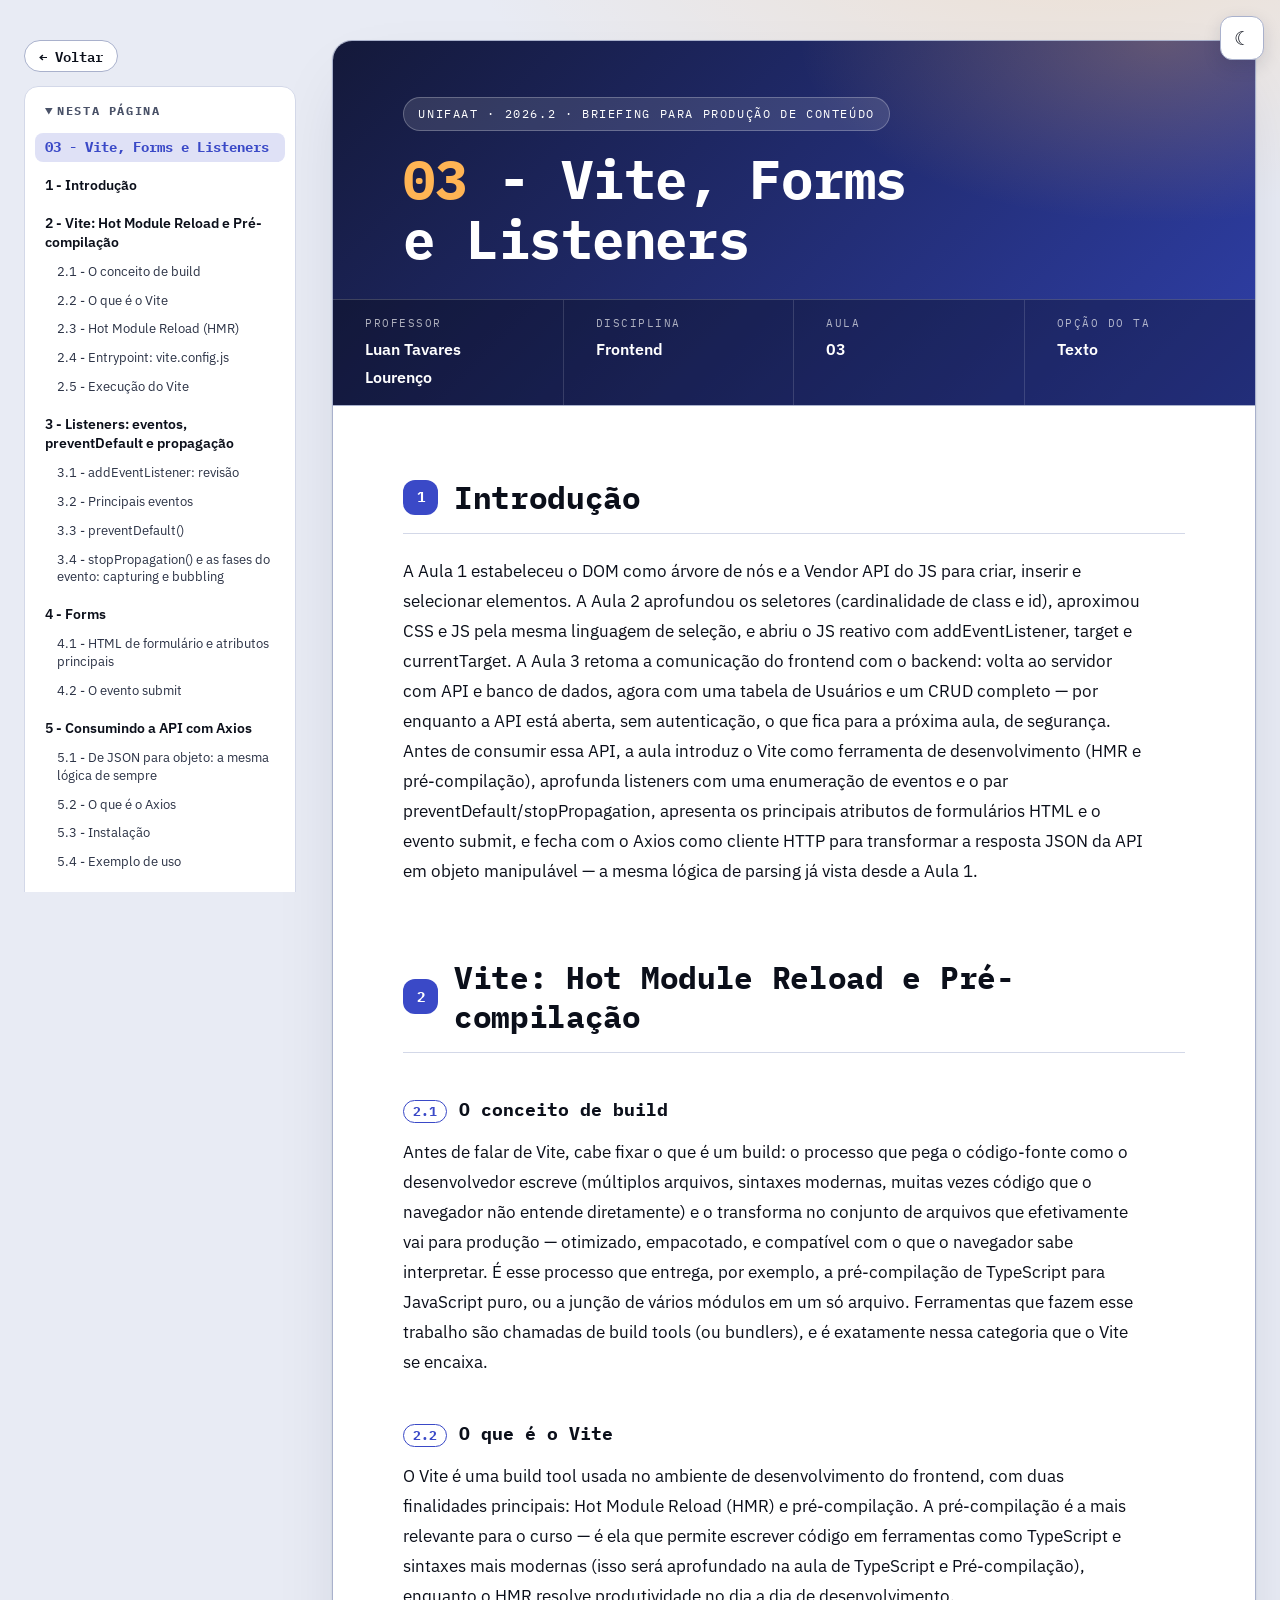
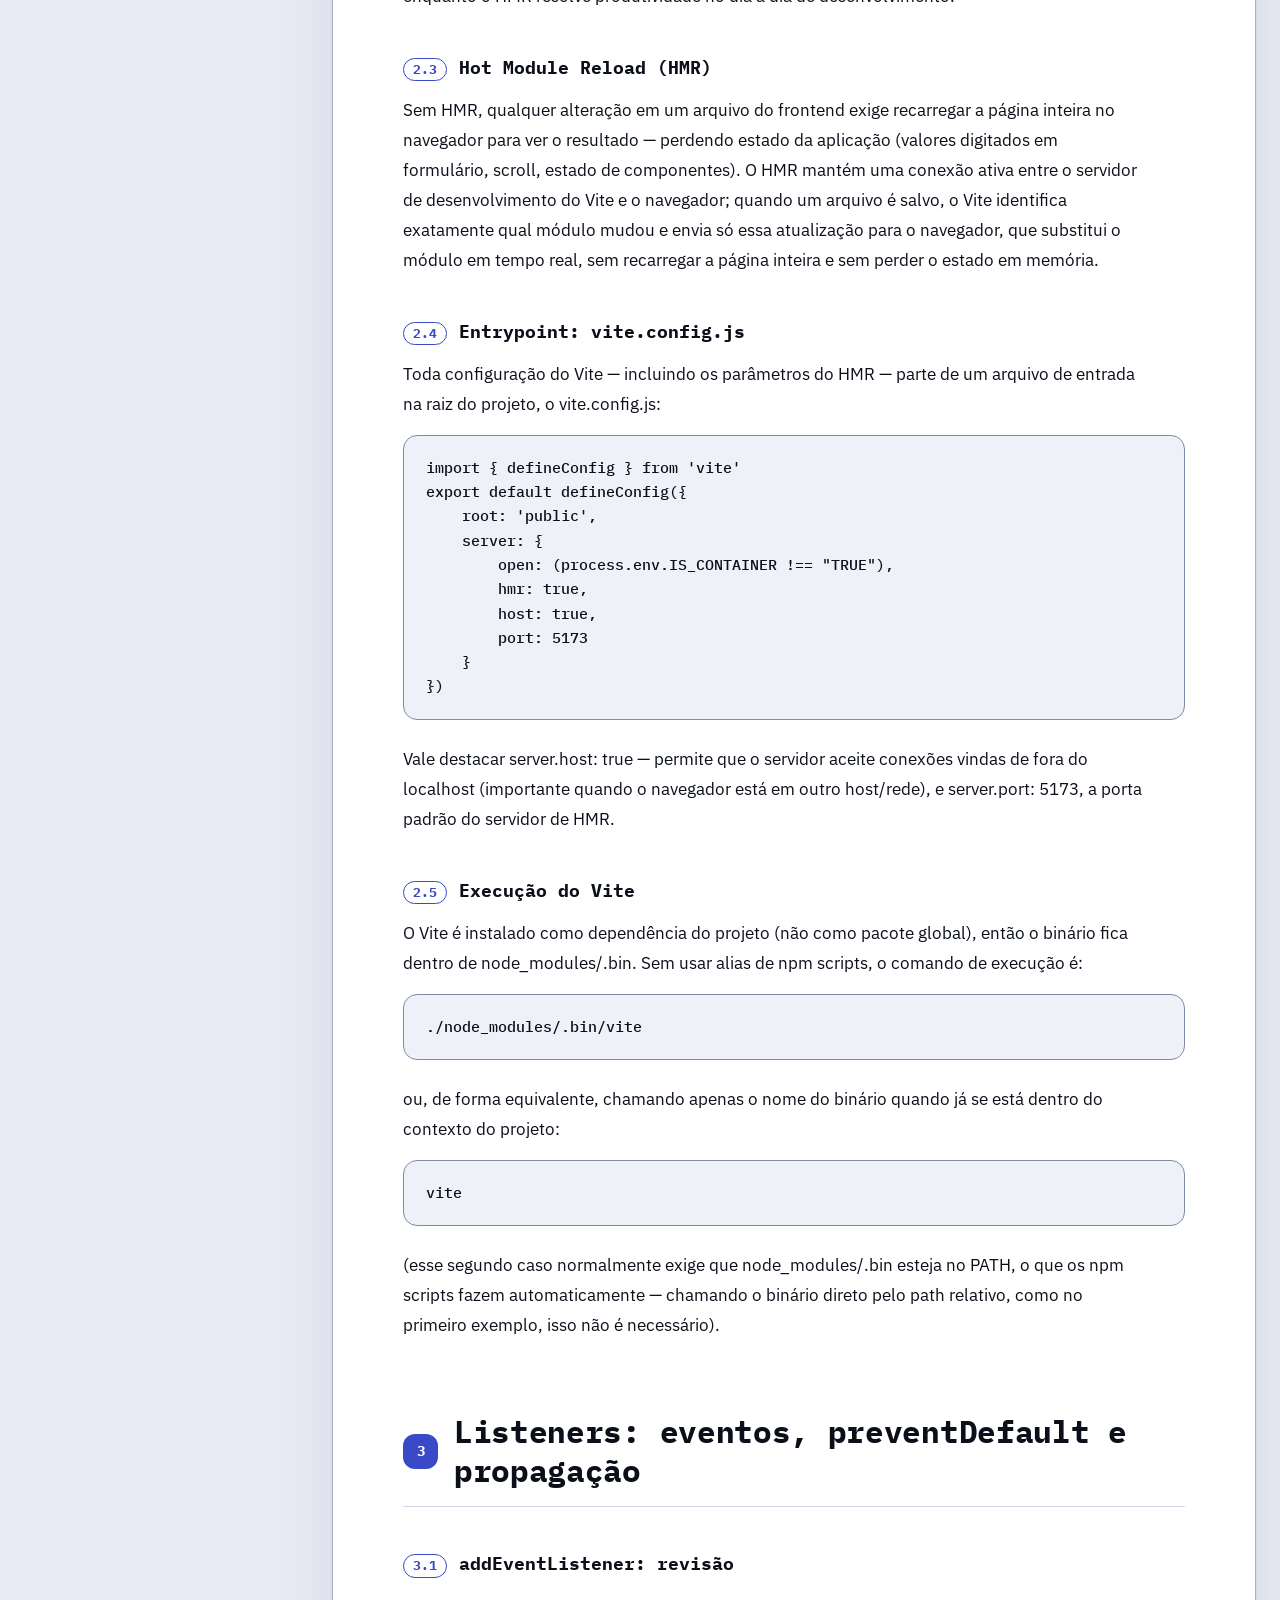
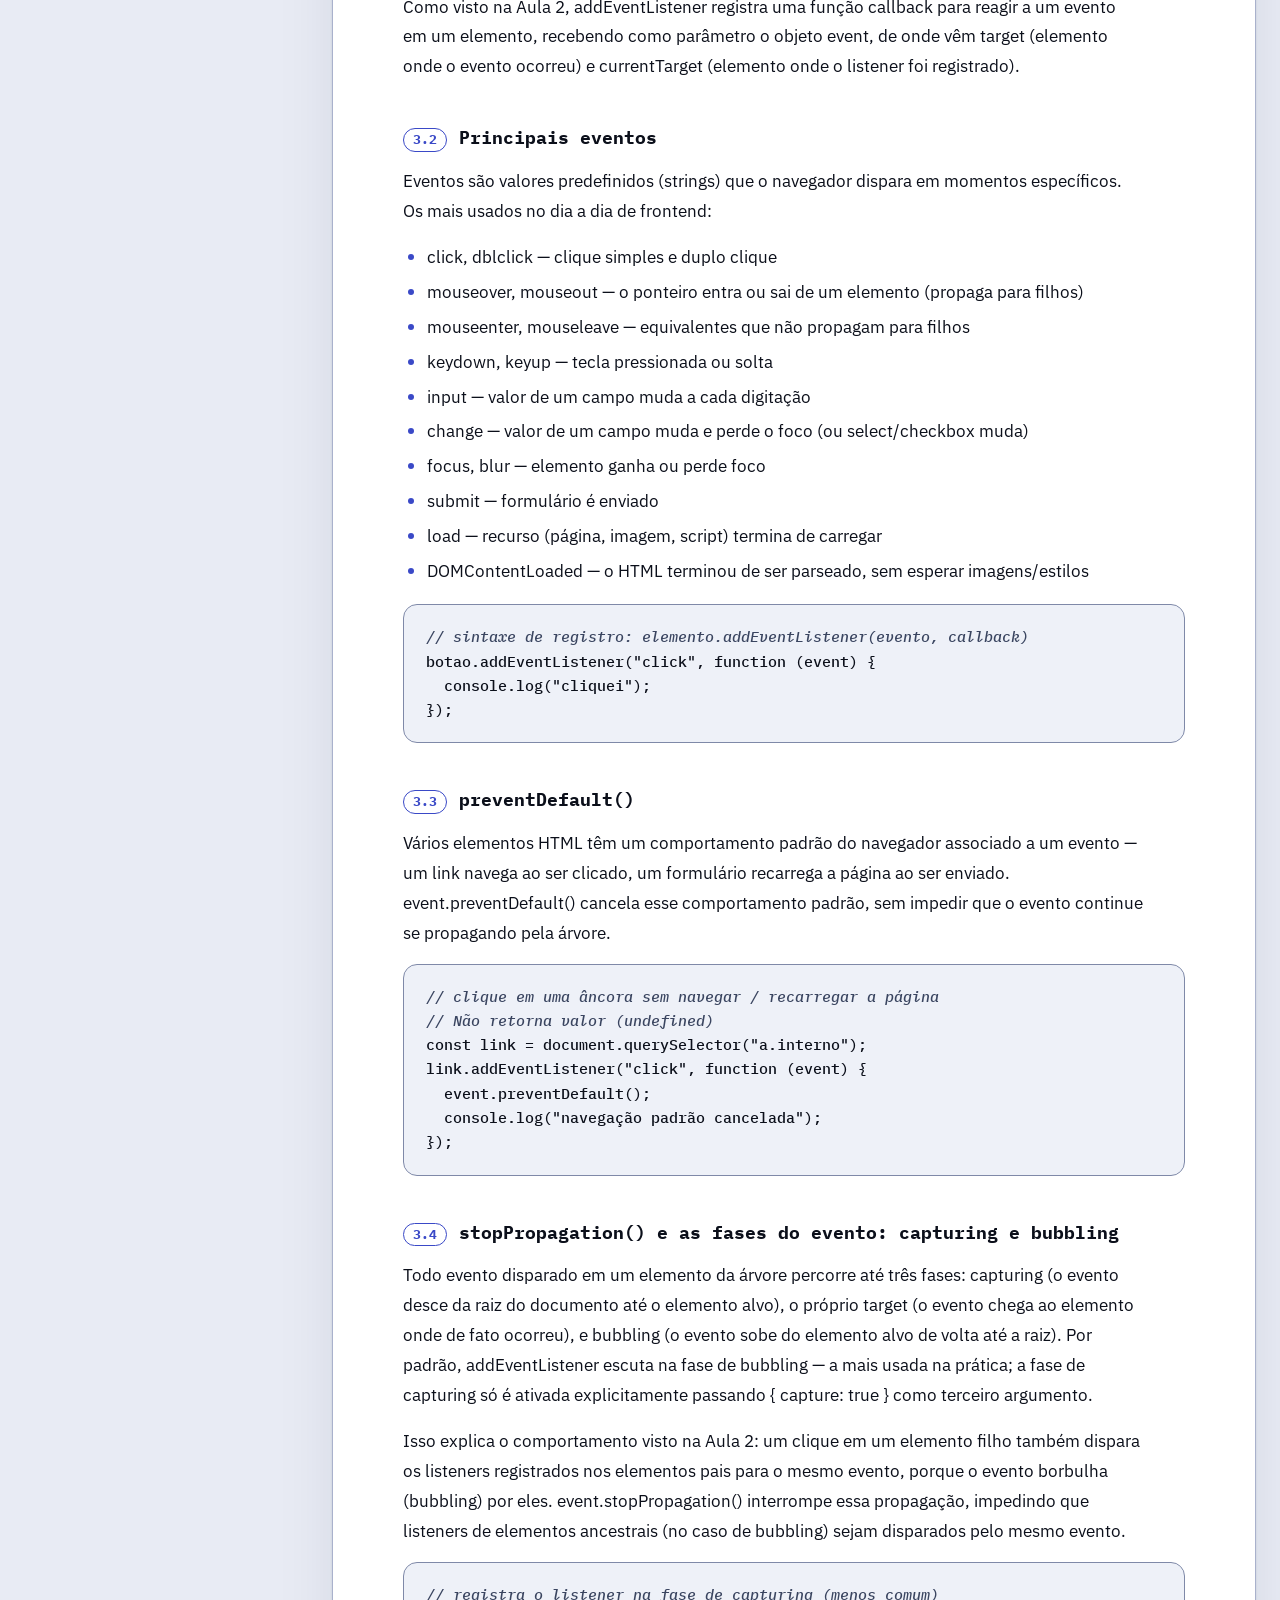
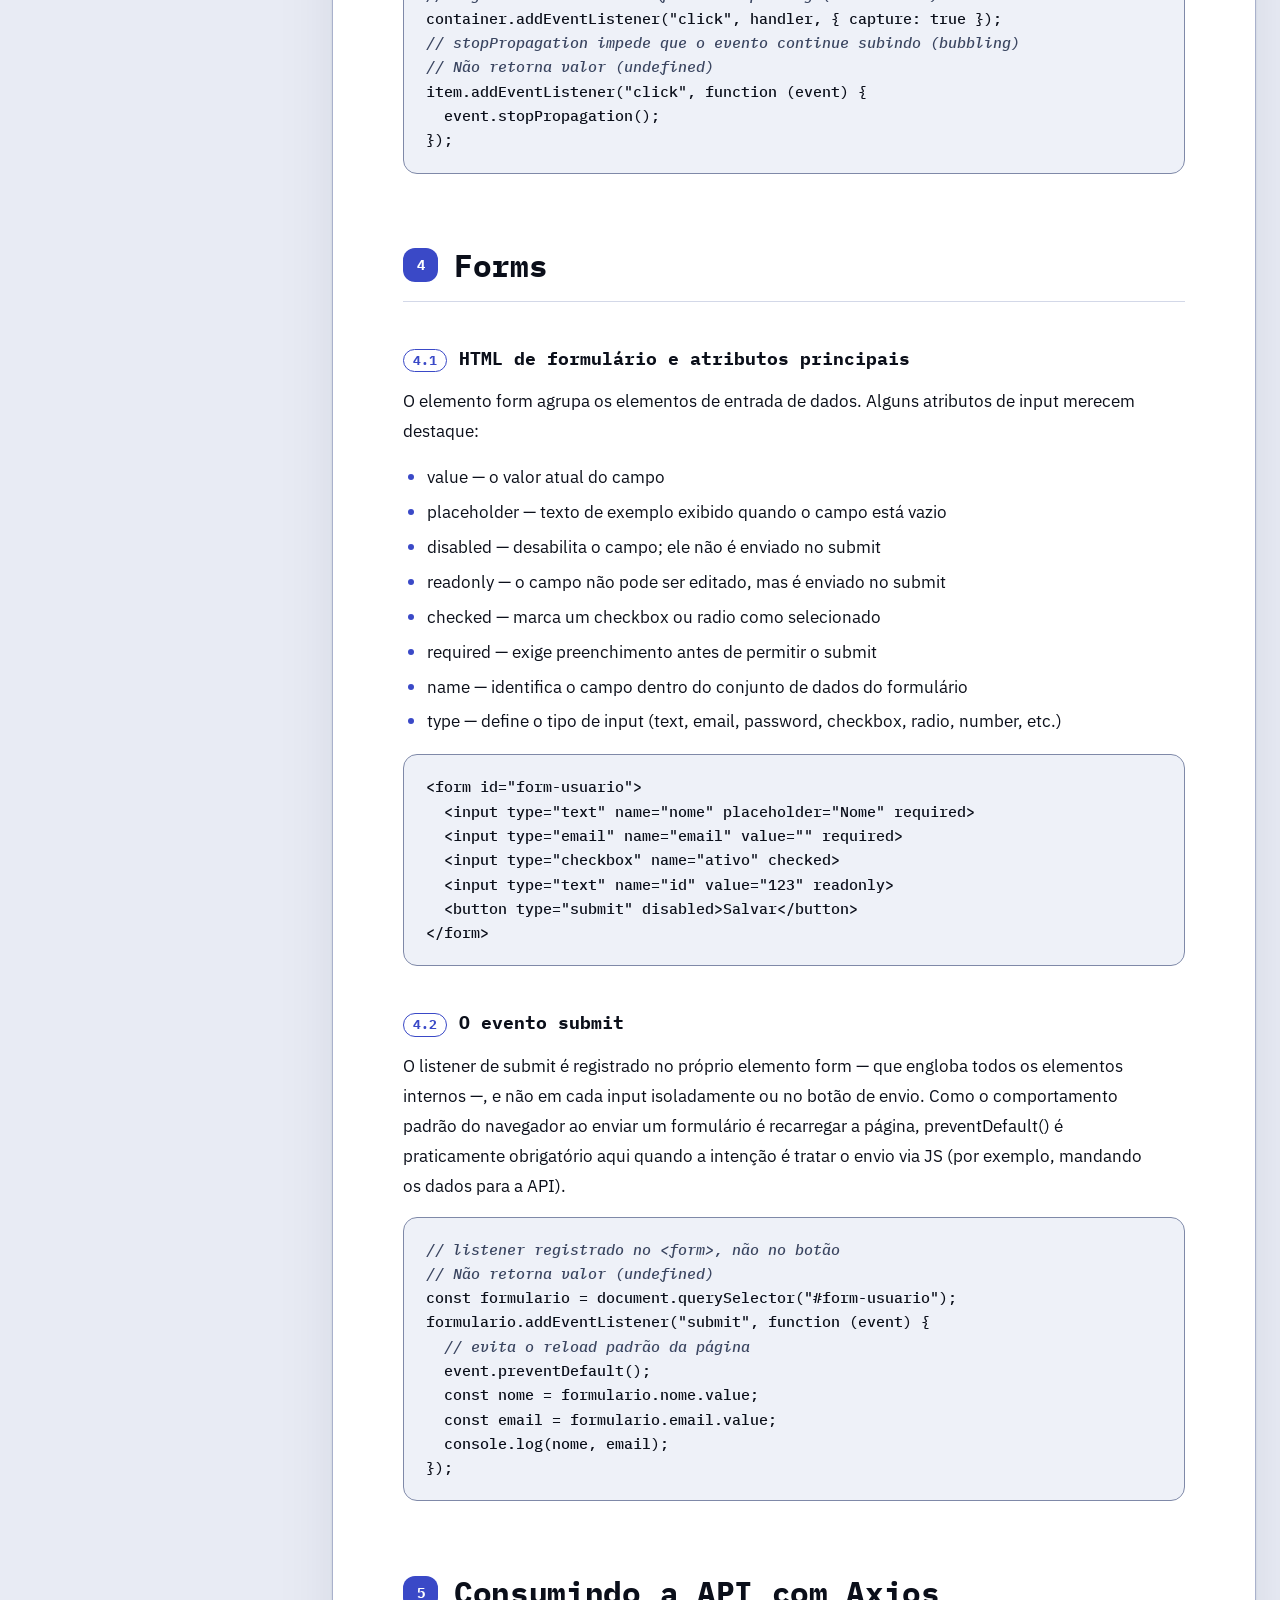
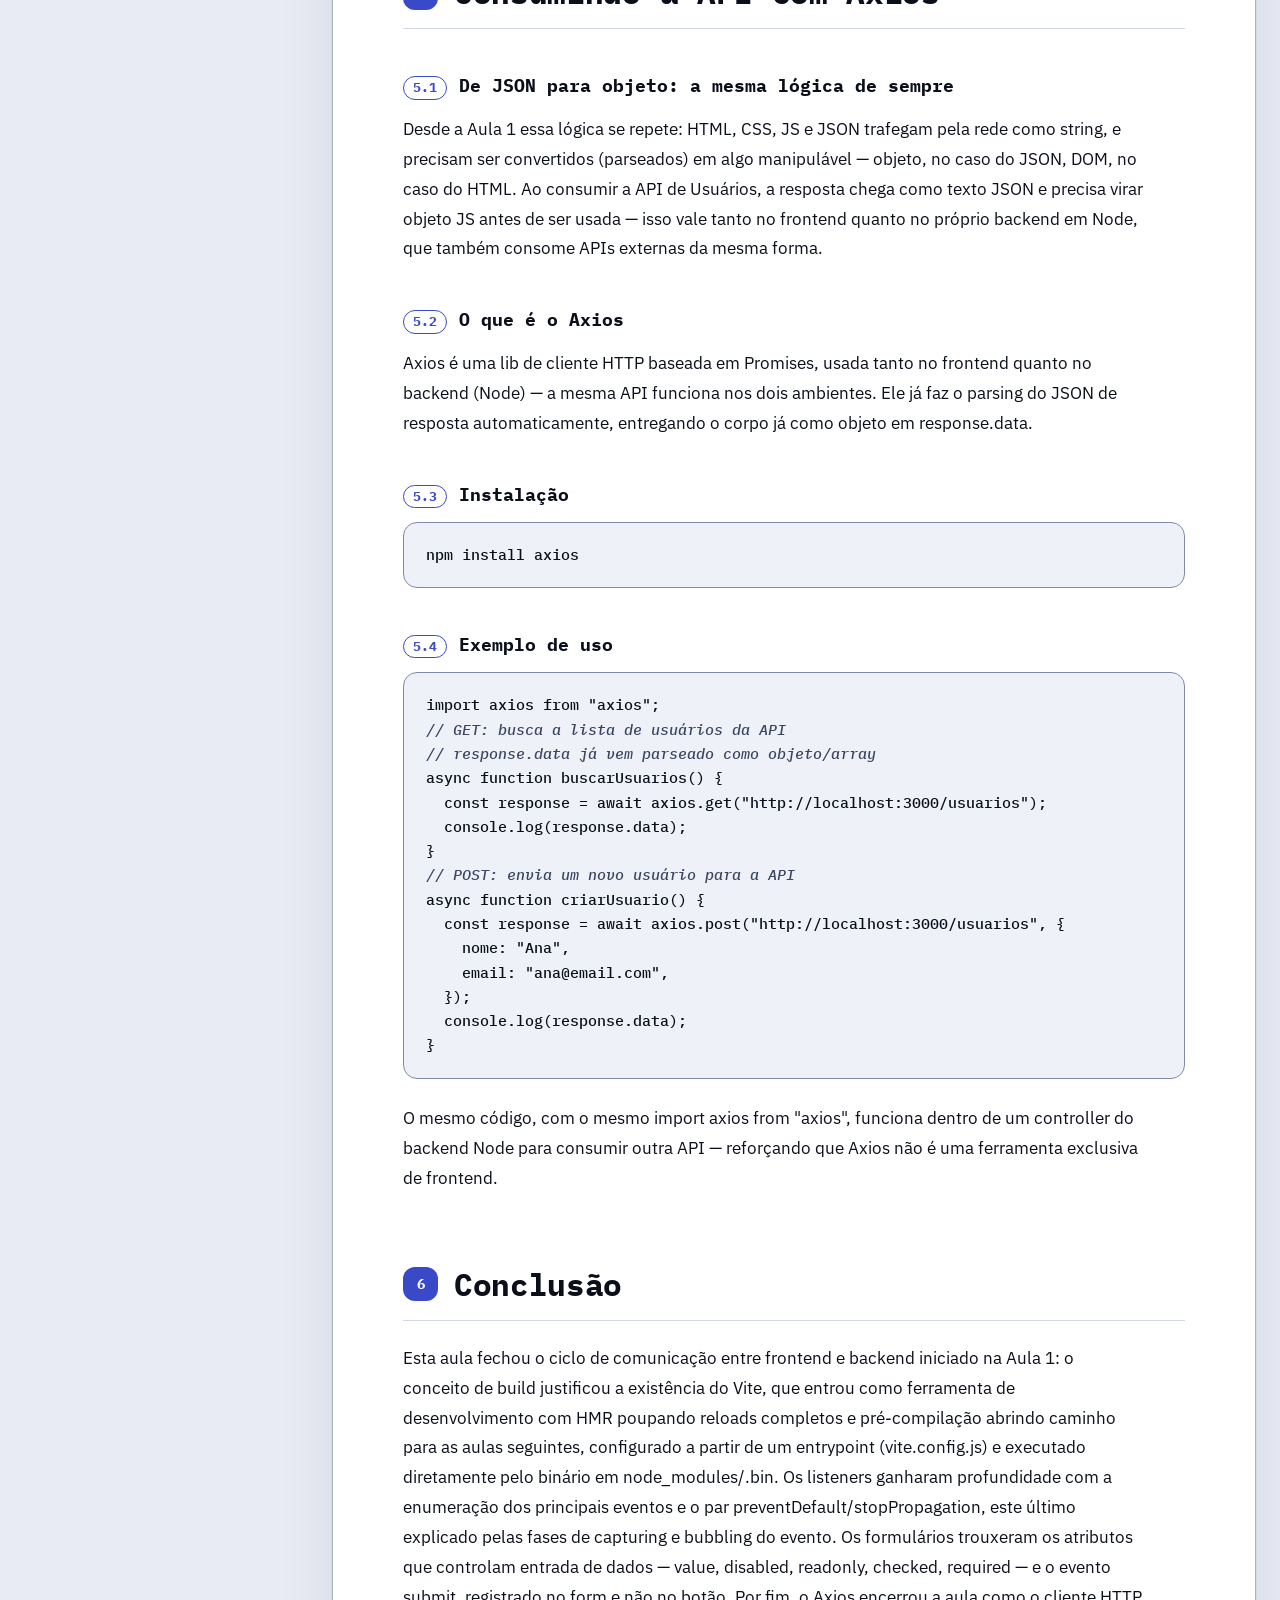
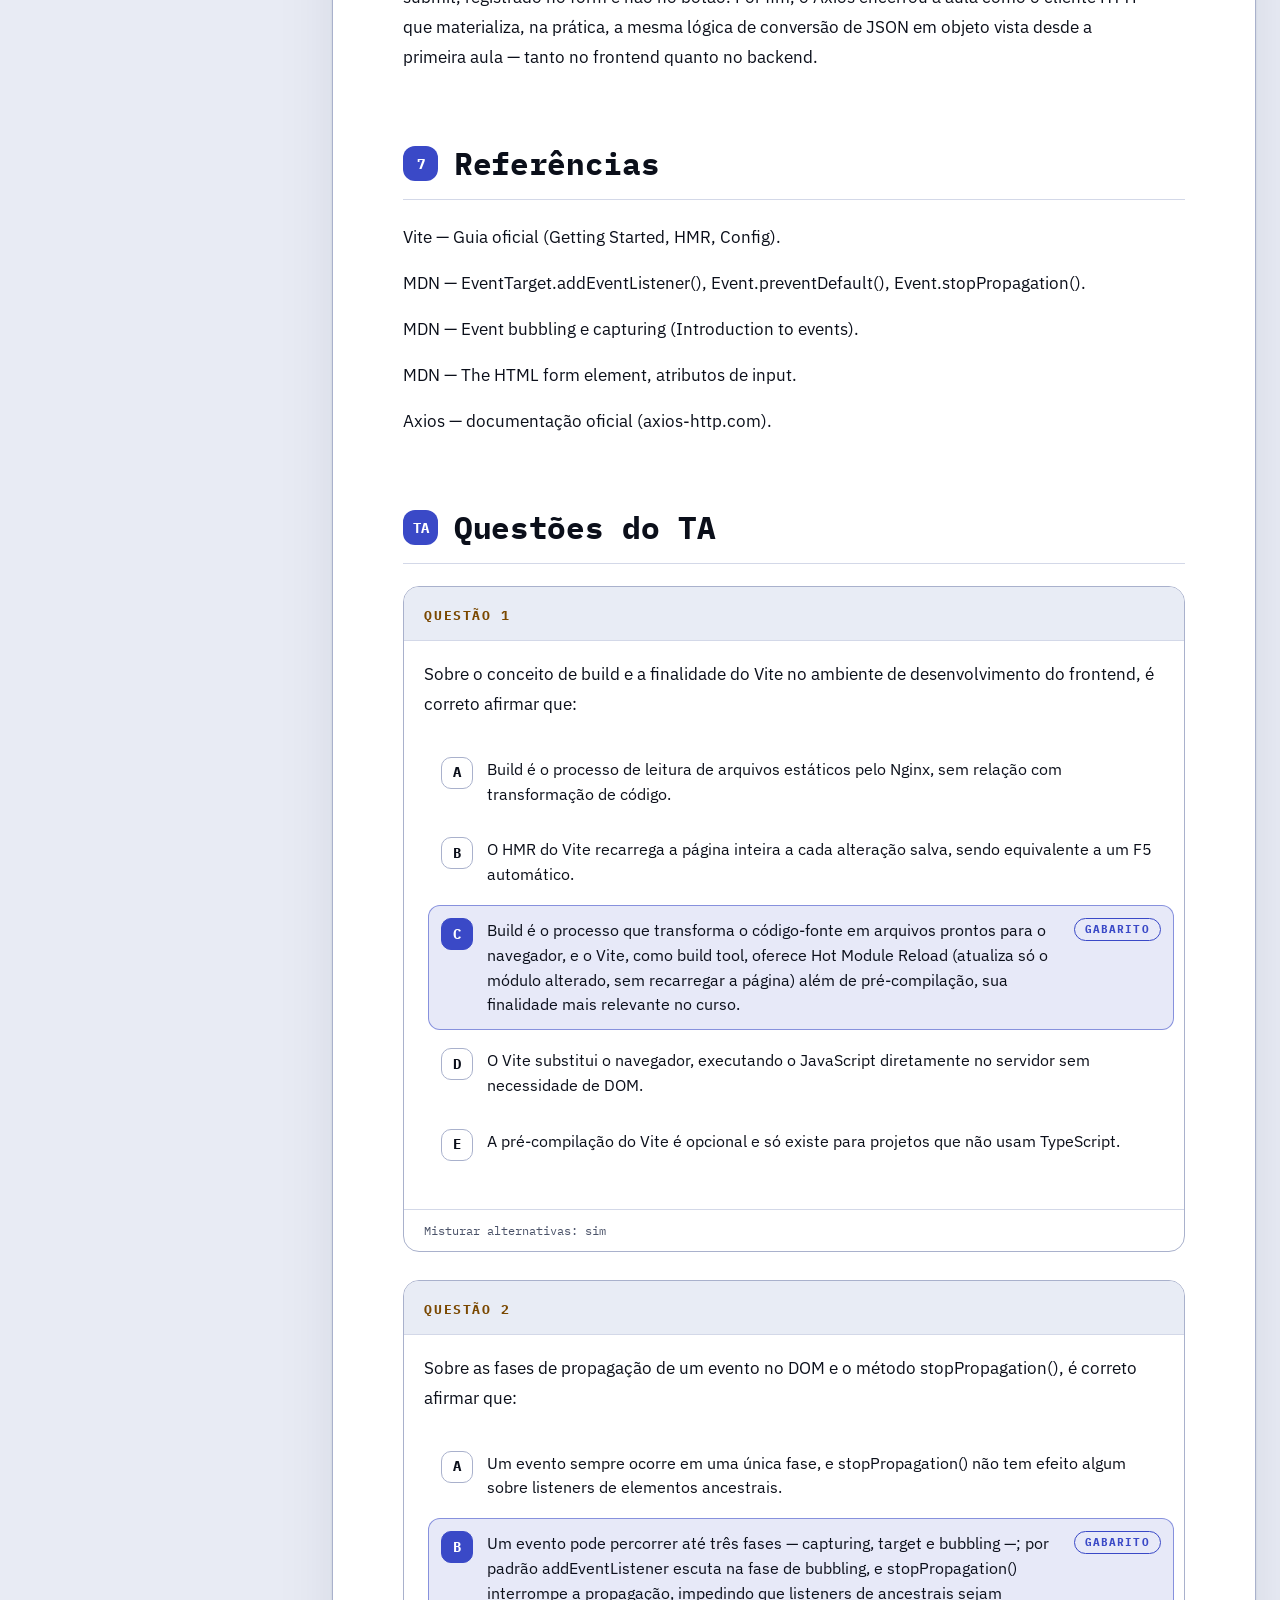
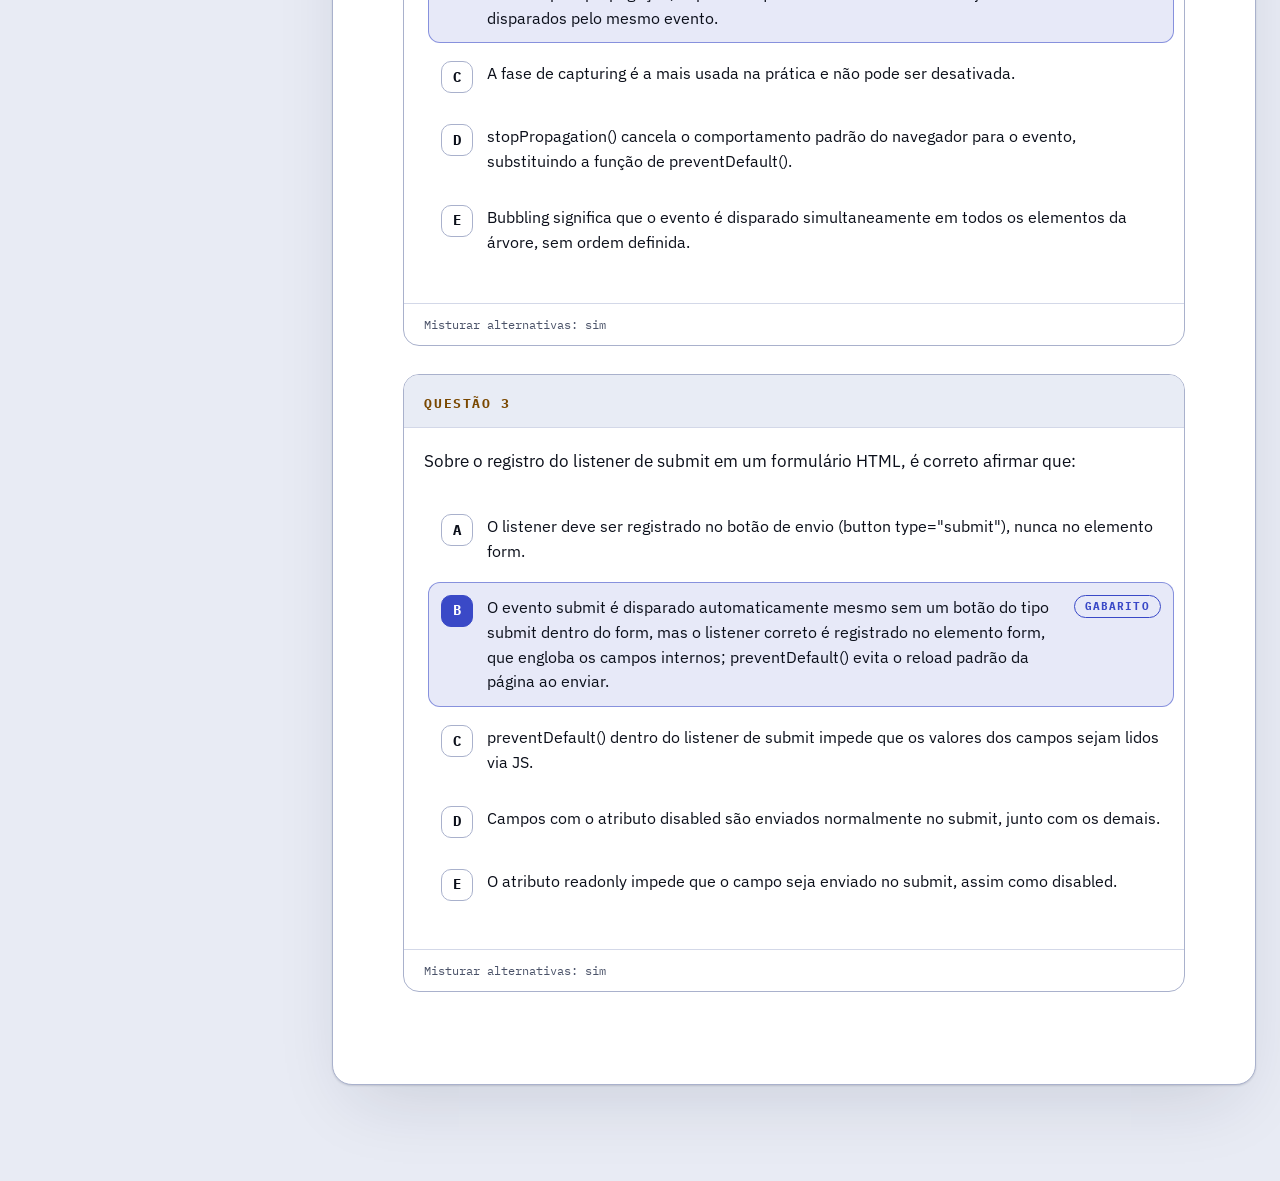
<file: aulas/03/briefing/index.html>
<!DOCTYPE html>
<html lang="pt-BR">
<head>
<meta charset="UTF-8">
<meta name="viewport" content="width=device-width, initial-scale=1">
<title>Briefing · Aula 03 — Vite, Forms e Listeners</title>
<link rel="stylesheet" href="../../../assets/briefing.css">
<script src="../../../assets/tema.js"></script>
</head>
<body>
<div class="layout">
  <aside class="side">
    <a class="back" href="../../../index.html">← Voltar</a>
    <details class="toc" open><summary>Nesta página</summary><ol><li class="l1"><a href="#topo">03 - Vite, Forms e Listeners</a></li><li class="l2"><a href="#s1-introdução">1 - Introdução</a></li><li class="l2"><a href="#s2-vite-hot-module-reload-e-pré-compilação">2 - Vite: Hot Module Reload e Pré-compilação</a></li><li class="l3"><a href="#s2-1-o-conceito-de-build">2.1 - O conceito de build</a></li><li class="l3"><a href="#s2-2-o-que-é-o-vite">2.2 - O que é o Vite</a></li><li class="l3"><a href="#s2-3-hot-module-reload-hmr">2.3 - Hot Module Reload (HMR)</a></li><li class="l3"><a href="#s2-4-entrypoint-viteconfigjs">2.4 - Entrypoint: vite.config.js</a></li><li class="l3"><a href="#s2-5-execução-do-vite">2.5 - Execução do Vite</a></li><li class="l2"><a href="#s3-listeners-eventos-preventdefault-e-propagação">3 - Listeners: eventos, preventDefault e propagação</a></li><li class="l3"><a href="#s3-1-addeventlistener-revisão">3.1 - addEventListener: revisão</a></li><li class="l3"><a href="#s3-2-principais-eventos">3.2 - Principais eventos</a></li><li class="l3"><a href="#s3-3-preventdefault">3.3 - preventDefault()</a></li><li class="l3"><a href="#s3-4-stoppropagation-e-as-fases-do-evento-capturing-e-bubbling">3.4 - stopPropagation() e as fases do evento: capturing e bubbling</a></li><li class="l2"><a href="#s4-forms">4 - Forms</a></li><li class="l3"><a href="#s4-1-html-de-formulário-e-atributos-principais">4.1 - HTML de formulário e atributos principais</a></li><li class="l3"><a href="#s4-2-o-evento-submit">4.2 - O evento submit</a></li><li class="l2"><a href="#s5-consumindo-a-api-com-axios">5 - Consumindo a API com Axios</a></li><li class="l3"><a href="#s5-1-de-json-para-objeto-a-mesma-lógica-de-sempre">5.1 - De JSON para objeto: a mesma lógica de sempre</a></li><li class="l3"><a href="#s5-2-o-que-é-o-axios">5.2 - O que é o Axios</a></li><li class="l3"><a href="#s5-3-instalação">5.3 - Instalação</a></li><li class="l3"><a href="#s5-4-exemplo-de-uso">5.4 - Exemplo de uso</a></li><li class="l2"><a href="#s6-conclusão">6 - Conclusão</a></li><li class="l2"><a href="#s7-referências">7 - Referências</a></li><li class="l2"><a href="#questoes">Questões do TA</a></li></ol></details>
  </aside>
  <main class="doc">
    <header class="cover" id="topo">
      <p class="eyebrow">UNIFAAT · 2026.2 · Briefing para produção de conteúdo</p>
      <h1><span class="cn">03</span> - Vite, Forms e Listeners</h1>
      <dl class="ficha">
        <div><dt>Professor</dt><dd>Luan Tavares Lourenço</dd></div>
        <div><dt>Disciplina</dt><dd>Frontend</dd></div>
        <div><dt>Aula</dt><dd>03</dd></div>
        <div><dt>Opção do TA</dt><dd>Texto</dd></div>
      </dl>
    </header>
<h2 id="s1-introdução"><span class="hn">1</span>Introdução</h2>
<p>A Aula 1 estabeleceu o DOM como árvore de nós e a Vendor API do JS para criar, inserir e selecionar elementos. A Aula 2 aprofundou os seletores (cardinalidade de class e id), aproximou CSS e JS pela mesma linguagem de seleção, e abriu o JS reativo com addEventListener, target e currentTarget. A Aula 3 retoma a comunicação do frontend com o backend: volta ao servidor com API e banco de dados, agora com uma tabela de Usuários e um CRUD completo — por enquanto a API está aberta, sem autenticação, o que fica para a próxima aula, de segurança. Antes de consumir essa API, a aula introduz o Vite como ferramenta de desenvolvimento (HMR e pré-compilação), aprofunda listeners com uma enumeração de eventos e o par preventDefault/stopPropagation, apresenta os principais atributos de formulários HTML e o evento submit, e fecha com o Axios como cliente HTTP para transformar a resposta JSON da API em objeto manipulável — a mesma lógica de parsing já vista desde a Aula 1.</p>
<h2 id="s2-vite-hot-module-reload-e-pré-compilação"><span class="hn">2</span>Vite: Hot Module Reload e Pré-compilação</h2>
<h3 id="s2-1-o-conceito-de-build"><span class="hn">2.1</span>O conceito de build</h3>
<p>Antes de falar de Vite, cabe fixar o que é um build: o processo que pega o código-fonte como o desenvolvedor escreve (múltiplos arquivos, sintaxes modernas, muitas vezes código que o navegador não entende diretamente) e o transforma no conjunto de arquivos que efetivamente vai para produção — otimizado, empacotado, e compatível com o que o navegador sabe interpretar. É esse processo que entrega, por exemplo, a pré-compilação de TypeScript para JavaScript puro, ou a junção de vários módulos em um só arquivo. Ferramentas que fazem esse trabalho são chamadas de build tools (ou bundlers), e é exatamente nessa categoria que o Vite se encaixa.</p>
<h3 id="s2-2-o-que-é-o-vite"><span class="hn">2.2</span>O que é o Vite</h3>
<p>O Vite é uma build tool usada no ambiente de desenvolvimento do frontend, com duas finalidades principais: Hot Module Reload (HMR) e pré-compilação. A pré-compilação é a mais relevante para o curso — é ela que permite escrever código em ferramentas como TypeScript e sintaxes mais modernas (isso será aprofundado na aula de TypeScript e Pré-compilação), enquanto o HMR resolve produtividade no dia a dia de desenvolvimento.</p>
<h3 id="s2-3-hot-module-reload-hmr"><span class="hn">2.3</span>Hot Module Reload (HMR)</h3>
<p>Sem HMR, qualquer alteração em um arquivo do frontend exige recarregar a página inteira no navegador para ver o resultado — perdendo estado da aplicação (valores digitados em formulário, scroll, estado de componentes). O HMR mantém uma conexão ativa entre o servidor de desenvolvimento do Vite e o navegador; quando um arquivo é salvo, o Vite identifica exatamente qual módulo mudou e envia só essa atualização para o navegador, que substitui o módulo em tempo real, sem recarregar a página inteira e sem perder o estado em memória.</p>
<h3 id="s2-4-entrypoint-viteconfigjs"><span class="hn">2.4</span>Entrypoint: vite.config.js</h3>
<p>Toda configuração do Vite — incluindo os parâmetros do HMR — parte de um arquivo de entrada na raiz do projeto, o vite.config.js:</p>
<pre class="code"><code>import { defineConfig } from 'vite'
export default defineConfig({
    root: 'public',
    server: {
        open: (process.env.IS_CONTAINER !== "TRUE"),
        hmr: true,
        host: true,
        port: 5173
    }
})</code></pre>
<p>Vale destacar server.host: true — permite que o servidor aceite conexões vindas de fora do localhost (importante quando o navegador está em outro host/rede), e server.port: 5173, a porta padrão do servidor de HMR.</p>
<h3 id="s2-5-execução-do-vite"><span class="hn">2.5</span>Execução do Vite</h3>
<p>O Vite é instalado como dependência do projeto (não como pacote global), então o binário fica dentro de node_modules/.bin. Sem usar alias de npm scripts, o comando de execução é:</p>
<pre class="code"><code>./node_modules/.bin/vite</code></pre>
<p>ou, de forma equivalente, chamando apenas o nome do binário quando já se está dentro do contexto do projeto:</p>
<pre class="code"><code>vite</code></pre>
<p>(esse segundo caso normalmente exige que node_modules/.bin esteja no PATH, o que os npm scripts fazem automaticamente — chamando o binário direto pelo path relativo, como no primeiro exemplo, isso não é necessário).</p>
<h2 id="s3-listeners-eventos-preventdefault-e-propagação"><span class="hn">3</span>Listeners: eventos, preventDefault e propagação</h2>
<h3 id="s3-1-addeventlistener-revisão"><span class="hn">3.1</span>addEventListener: revisão</h3>
<p>Como visto na Aula 2, addEventListener registra uma função callback para reagir a um evento em um elemento, recebendo como parâmetro o objeto event, de onde vêm target (elemento onde o evento ocorreu) e currentTarget (elemento onde o listener foi registrado).</p>
<h3 id="s3-2-principais-eventos"><span class="hn">3.2</span>Principais eventos</h3>
<p>Eventos são valores predefinidos (strings) que o navegador dispara em momentos específicos. Os mais usados no dia a dia de frontend:</p>
<ul><li>click, dblclick — clique simples e duplo clique</li><li>mouseover, mouseout — o ponteiro entra ou sai de um elemento (propaga para filhos)</li><li>mouseenter, mouseleave — equivalentes que não propagam para filhos</li><li>keydown, keyup — tecla pressionada ou solta</li><li>input — valor de um campo muda a cada digitação</li><li>change — valor de um campo muda e perde o foco (ou select/checkbox muda)</li><li>focus, blur — elemento ganha ou perde foco</li><li>submit — formulário é enviado</li><li>load — recurso (página, imagem, script) termina de carregar</li><li>DOMContentLoaded — o HTML terminou de ser parseado, sem esperar imagens/estilos</li></ul>
<pre class="code"><code><span class="cm">// sintaxe de registro: elemento.addEventListener(evento, callback)</span>
botao.addEventListener("click", function (event) {
  console.log("cliquei");
});</code></pre>
<h3 id="s3-3-preventdefault"><span class="hn">3.3</span>preventDefault()</h3>
<p>Vários elementos HTML têm um comportamento padrão do navegador associado a um evento — um link navega ao ser clicado, um formulário recarrega a página ao ser enviado. event.preventDefault() cancela esse comportamento padrão, sem impedir que o evento continue se propagando pela árvore.</p>
<pre class="code"><code><span class="cm">// clique em uma âncora sem navegar / recarregar a página</span>
<span class="cm">// Não retorna valor (undefined)</span>
const link = document.querySelector("a.interno");
link.addEventListener("click", function (event) {
  event.preventDefault();
  console.log("navegação padrão cancelada");
});</code></pre>
<h3 id="s3-4-stoppropagation-e-as-fases-do-evento-capturing-e-bubbling"><span class="hn">3.4</span>stopPropagation() e as fases do evento: capturing e bubbling</h3>
<p>Todo evento disparado em um elemento da árvore percorre até três fases: capturing (o evento desce da raiz do documento até o elemento alvo), o próprio target (o evento chega ao elemento onde de fato ocorreu), e bubbling (o evento sobe do elemento alvo de volta até a raiz). Por padrão, addEventListener escuta na fase de bubbling — a mais usada na prática; a fase de capturing só é ativada explicitamente passando { capture: true } como terceiro argumento.</p>
<p>Isso explica o comportamento visto na Aula 2: um clique em um elemento filho também dispara os listeners registrados nos elementos pais para o mesmo evento, porque o evento borbulha (bubbling) por eles. event.stopPropagation() interrompe essa propagação, impedindo que listeners de elementos ancestrais (no caso de bubbling) sejam disparados pelo mesmo evento.</p>
<pre class="code"><code><span class="cm">// registra o listener na fase de capturing (menos comum)</span>
container.addEventListener("click", handler, { capture: true });
<span class="cm">// stopPropagation impede que o evento continue subindo (bubbling)</span>
<span class="cm">// Não retorna valor (undefined)</span>
item.addEventListener("click", function (event) {
  event.stopPropagation();
});</code></pre>
<h2 id="s4-forms"><span class="hn">4</span>Forms</h2>
<h3 id="s4-1-html-de-formulário-e-atributos-principais"><span class="hn">4.1</span>HTML de formulário e atributos principais</h3>
<p>O elemento form agrupa os elementos de entrada de dados. Alguns atributos de input merecem destaque:</p>
<ul><li>value — o valor atual do campo</li><li>placeholder — texto de exemplo exibido quando o campo está vazio</li><li>disabled — desabilita o campo; ele não é enviado no submit</li><li>readonly — o campo não pode ser editado, mas é enviado no submit</li><li>checked — marca um checkbox ou radio como selecionado</li><li>required — exige preenchimento antes de permitir o submit</li><li>name — identifica o campo dentro do conjunto de dados do formulário</li><li>type — define o tipo de input (text, email, password, checkbox, radio, number, etc.)</li></ul>
<pre class="code"><code>&lt;form id="form-usuario"&gt;
  &lt;input type="text" name="nome" placeholder="Nome" required&gt;
  &lt;input type="email" name="email" value="" required&gt;
  &lt;input type="checkbox" name="ativo" checked&gt;
  &lt;input type="text" name="id" value="123" readonly&gt;
  &lt;button type="submit" disabled&gt;Salvar&lt;/button&gt;
&lt;/form&gt;</code></pre>
<h3 id="s4-2-o-evento-submit"><span class="hn">4.2</span>O evento submit</h3>
<p>O listener de submit é registrado no próprio elemento form — que engloba todos os elementos internos —, e não em cada input isoladamente ou no botão de envio. Como o comportamento padrão do navegador ao enviar um formulário é recarregar a página, preventDefault() é praticamente obrigatório aqui quando a intenção é tratar o envio via JS (por exemplo, mandando os dados para a API).</p>
<pre class="code"><code><span class="cm">// listener registrado no &lt;form&gt;, não no botão</span>
<span class="cm">// Não retorna valor (undefined)</span>
const formulario = document.querySelector("#form-usuario");
formulario.addEventListener("submit", function (event) {
  <span class="cm">// evita o reload padrão da página</span>
  event.preventDefault();
  const nome = formulario.nome.value;
  const email = formulario.email.value;
  console.log(nome, email);
});</code></pre>
<h2 id="s5-consumindo-a-api-com-axios"><span class="hn">5</span>Consumindo a API com Axios</h2>
<h3 id="s5-1-de-json-para-objeto-a-mesma-lógica-de-sempre"><span class="hn">5.1</span>De JSON para objeto: a mesma lógica de sempre</h3>
<p>Desde a Aula 1 essa lógica se repete: HTML, CSS, JS e JSON trafegam pela rede como string, e precisam ser convertidos (parseados) em algo manipulável — objeto, no caso do JSON, DOM, no caso do HTML. Ao consumir a API de Usuários, a resposta chega como texto JSON e precisa virar objeto JS antes de ser usada — isso vale tanto no frontend quanto no próprio backend em Node, que também consome APIs externas da mesma forma.</p>
<h3 id="s5-2-o-que-é-o-axios"><span class="hn">5.2</span>O que é o Axios</h3>
<p>Axios é uma lib de cliente HTTP baseada em Promises, usada tanto no frontend quanto no backend (Node) — a mesma API funciona nos dois ambientes. Ele já faz o parsing do JSON de resposta automaticamente, entregando o corpo já como objeto em response.data.</p>
<h3 id="s5-3-instalação"><span class="hn">5.3</span>Instalação</h3>
<pre class="code"><code>npm install axios</code></pre>
<h3 id="s5-4-exemplo-de-uso"><span class="hn">5.4</span>Exemplo de uso</h3>
<pre class="code"><code>import axios from "axios";
<span class="cm">// GET: busca a lista de usuários da API</span>
<span class="cm">// response.data já vem parseado como objeto/array</span>
async function buscarUsuarios() {
  const response = await axios.get("http://localhost:3000/usuarios");
  console.log(response.data);
}
<span class="cm">// POST: envia um novo usuário para a API</span>
async function criarUsuario() {
  const response = await axios.post("http://localhost:3000/usuarios", {
    nome: "Ana",
    email: "ana@email.com",
  });
  console.log(response.data);
}</code></pre>
<p>O mesmo código, com o mesmo import axios from "axios", funciona dentro de um controller do backend Node para consumir outra API — reforçando que Axios não é uma ferramenta exclusiva de frontend.</p>
<h2 id="s6-conclusão"><span class="hn">6</span>Conclusão</h2>
<p>Esta aula fechou o ciclo de comunicação entre frontend e backend iniciado na Aula 1: o conceito de build justificou a existência do Vite, que entrou como ferramenta de desenvolvimento com HMR poupando reloads completos e pré-compilação abrindo caminho para as aulas seguintes, configurado a partir de um entrypoint (vite.config.js) e executado diretamente pelo binário em node_modules/.bin. Os listeners ganharam profundidade com a enumeração dos principais eventos e o par preventDefault/stopPropagation, este último explicado pelas fases de capturing e bubbling do evento. Os formulários trouxeram os atributos que controlam entrada de dados — value, disabled, readonly, checked, required — e o evento submit, registrado no form e não no botão. Por fim, o Axios encerrou a aula como o cliente HTTP que materializa, na prática, a mesma lógica de conversão de JSON em objeto vista desde a primeira aula — tanto no frontend quanto no backend.</p>
<h2 id="s7-referências"><span class="hn">7</span>Referências</h2>
<p>Vite — Guia oficial (Getting Started, HMR, Config).</p>
<p>MDN — EventTarget.addEventListener(), Event.preventDefault(), Event.stopPropagation().</p>
<p>MDN — Event bubbling e capturing (Introduction to events).</p>
<p>MDN — The HTML form element, atributos de input.</p>
<p>Axios — documentação oficial (axios-http.com).</p>
<h2 id="questoes"><span class="hn">TA</span>Questões do TA</h2>
<article class="questao"><h3><span class="qn">Questão 1</span></h3><p>Sobre o conceito de build e a finalidade do Vite no ambiente de desenvolvimento do frontend, é correto afirmar que:</p><ol class="alts"><li class="alt"><span class="ltr">A</span><span class="txt">Build é o processo de leitura de arquivos estáticos pelo Nginx, sem relação com transformação de código.</span></li><li class="alt"><span class="ltr">B</span><span class="txt">O HMR do Vite recarrega a página inteira a cada alteração salva, sendo equivalente a um F5 automático.</span></li><li class="alt ok"><span class="ltr">C</span><span class="txt">Build é o processo que transforma o código-fonte em arquivos prontos para o navegador, e o Vite, como build tool, oferece Hot Module Reload (atualiza só o módulo alterado, sem recarregar a página) além de pré-compilação, sua finalidade mais relevante no curso.</span><span class="gab">gabarito</span></li><li class="alt"><span class="ltr">D</span><span class="txt">O Vite substitui o navegador, executando o JavaScript diretamente no servidor sem necessidade de DOM.</span></li><li class="alt"><span class="ltr">E</span><span class="txt">A pré-compilação do Vite é opcional e só existe para projetos que não usam TypeScript.</span></li></ol><p class="mix">Misturar alternativas: sim</p></article>
<article class="questao"><h3><span class="qn">Questão 2</span></h3><p>Sobre as fases de propagação de um evento no DOM e o método stopPropagation(), é correto afirmar que:</p><ol class="alts"><li class="alt"><span class="ltr">A</span><span class="txt">Um evento sempre ocorre em uma única fase, e stopPropagation() não tem efeito algum sobre listeners de elementos ancestrais.</span></li><li class="alt ok"><span class="ltr">B</span><span class="txt">Um evento pode percorrer até três fases — capturing, target e bubbling —; por padrão addEventListener escuta na fase de bubbling, e stopPropagation() interrompe a propagação, impedindo que listeners de ancestrais sejam disparados pelo mesmo evento.</span><span class="gab">gabarito</span></li><li class="alt"><span class="ltr">C</span><span class="txt">A fase de capturing é a mais usada na prática e não pode ser desativada.</span></li><li class="alt"><span class="ltr">D</span><span class="txt">stopPropagation() cancela o comportamento padrão do navegador para o evento, substituindo a função de preventDefault().</span></li><li class="alt"><span class="ltr">E</span><span class="txt">Bubbling significa que o evento é disparado simultaneamente em todos os elementos da árvore, sem ordem definida.</span></li></ol><p class="mix">Misturar alternativas: sim</p></article>
<article class="questao"><h3><span class="qn">Questão 3</span></h3><p>Sobre o registro do listener de submit em um formulário HTML, é correto afirmar que:</p><ol class="alts"><li class="alt"><span class="ltr">A</span><span class="txt">O listener deve ser registrado no botão de envio (button type="submit"), nunca no elemento form.</span></li><li class="alt ok"><span class="ltr">B</span><span class="txt">O evento submit é disparado automaticamente mesmo sem um botão do tipo submit dentro do form, mas o listener correto é registrado no elemento form, que engloba os campos internos; preventDefault() evita o reload padrão da página ao enviar.</span><span class="gab">gabarito</span></li><li class="alt"><span class="ltr">C</span><span class="txt">preventDefault() dentro do listener de submit impede que os valores dos campos sejam lidos via JS.</span></li><li class="alt"><span class="ltr">D</span><span class="txt">Campos com o atributo disabled são enviados normalmente no submit, junto com os demais.</span></li><li class="alt"><span class="ltr">E</span><span class="txt">O atributo readonly impede que o campo seja enviado no submit, assim como disabled.</span></li></ol><p class="mix">Misturar alternativas: sim</p></article>
  </main>
</div>
<script src="../../../assets/briefing.js"></script>
</body>
</html>
</file>
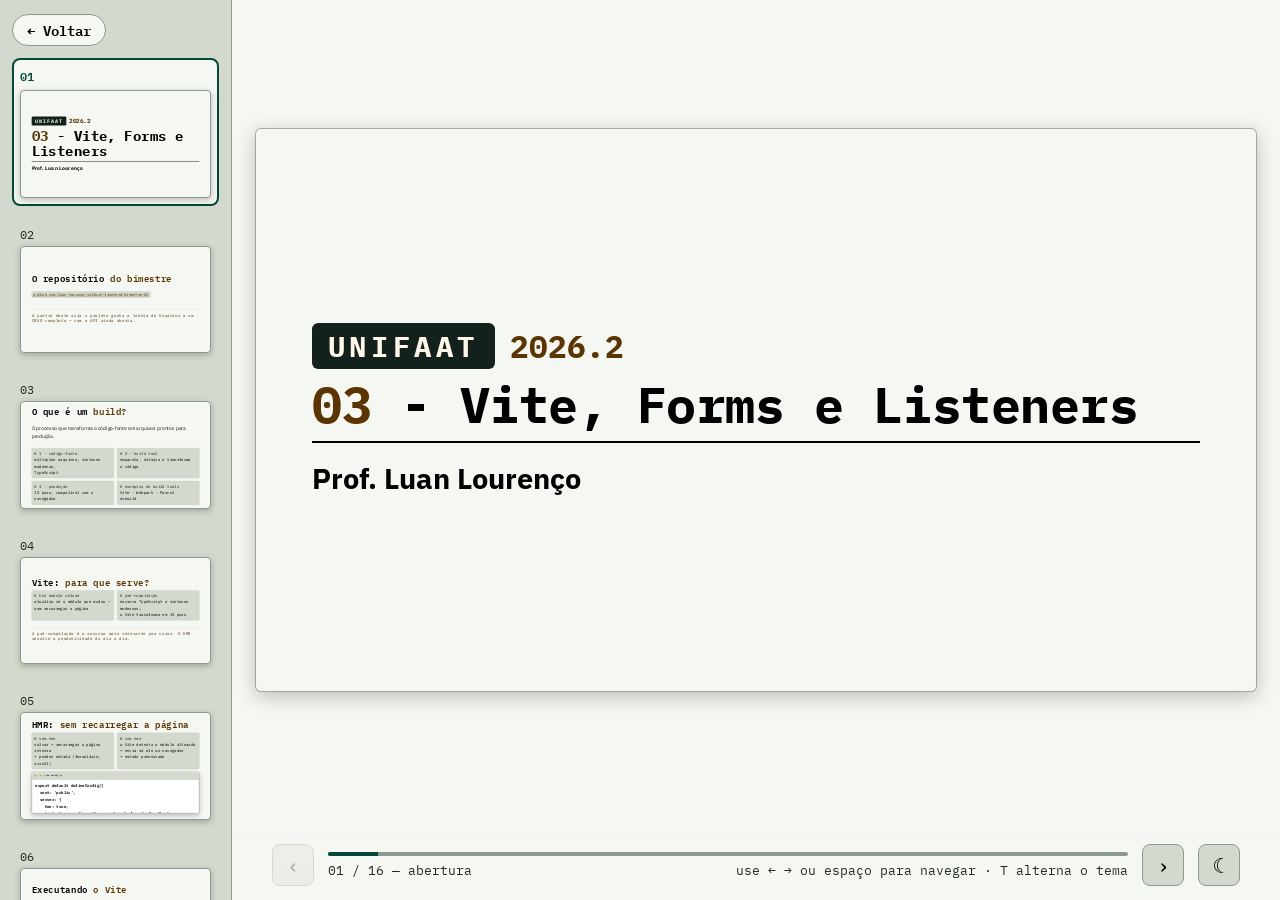
<file: aulas/03/slide/index.html>
<!DOCTYPE html>
<html lang="pt-BR">
<head>
<meta charset="UTF-8">
<meta name="viewport" content="width=device-width, initial-scale=1">
<title>Aula 03 — Vite, Forms e Listeners</title>
<link rel="icon" type="image/svg+xml" href="favicon.svg">
<link rel="stylesheet" href="../../../assets/slide.css">
<link rel="stylesheet" href="../../../assets/slide-16x9.css">
<script src="../../../assets/tema.js"></script>
</head>
<body>

<aside class="sidebar" id="sidebar" aria-label="Miniaturas dos slides">
  <a class="sidebar-back" href="../../../index.html">← Voltar</a>
</aside>

<div class="deck" id="deck">

  <section class="slide" data-eyebrow="abertura">
    <div class="cover-top">
      <span class="cover-uni">Unifaat</span>
      <span class="cover-sem">2026.2</span>
    </div>
    <h1><span class="cover-num">03</span> - Vite, Forms e Listeners</h1>
    <p class="cover-prof">Prof. Luan Lourenço</p>
  </section>

  <section class="slide" data-eyebrow="repositório">
    <h2>O repositório <span class="accent">do bimestre</span></h2>
    <p class="body-text"><a href="https://github.com/luan-tavares/unifaat-frontend-bimestre-01" target="_blank" rel="noopener noreferrer"><code>github.com/luan-tavares/unifaat-frontend-bimestre-01</code></a></p>
    <p class="payoff">A partir desta aula o projeto ganha a tabela de Usuários e um CRUD completo — com a API ainda aberta.</p>
  </section>

  <section class="slide" data-eyebrow="build">
    <h2>O que é um <span class="accent">build?</span></h2>
    <p class="lede">O processo que transforma o código-fonte em arquivos prontos para produção.</p>
    <div class="two-col">
      <div class="tree">
        <span class="dim"># 1 · código-fonte</span><br>
        múltiplos arquivos, sintaxes modernas,<br>
        TypeScript
      </div>
      <div class="tree">
        <span class="dim"># 2 · build tool</span><br>
        empacota, otimiza e transforma<br>
        o código
      </div>
    </div>
    <div class="two-col">
      <div class="tree">
        <span class="dim"># 3 · produção</span><br>
        JS puro, compatível com o navegador
      </div>
      <div class="tree">
        <span class="dim"># exemplos de build tools</span><br>
        Vite · Webpack · Parcel · esbuild
      </div>
    </div>
  </section>

  <section class="slide" data-eyebrow="vite">
    <h2>Vite: <span class="accent">para que serve?</span></h2>
    <div class="two-col">
      <div class="tree">
        <span class="dim"># hot module reload</span><br>
        atualiza só o módulo que mudou —<br>
        sem recarregar a página
      </div>
      <div class="tree">
        <span class="dim"># pré-compilação</span><br>
        escreva TypeScript e sintaxes modernas;<br>
        o Vite transforma em JS puro
      </div>
    </div>
    <p class="payoff">A pré-compilação é o recurso mais relevante pro curso. O HMR resolve a produtividade do dia a dia.</p>
  </section>

  <section class="slide" data-eyebrow="vite · hmr">
    <h2>HMR: <span class="accent">sem recarregar a página</span></h2>
    <div class="two-col">
      <div class="tree">
        <span class="dim"># sem hmr</span><br>
        salvar → recarregar a página inteira<br>
        → perder estado (formulário, scroll)
      </div>
      <div class="tree">
        <span class="dim"># com hmr</span><br>
        o Vite detecta o módulo alterado<br>
        → envia só ele ao navegador<br>
        → estado preservado
      </div>
    </div>
    <div class="term">
      <div class="term-bar">
        <span class="term-dot r"></span><span class="term-dot y"></span><span class="term-dot g"></span>
        <span class="term-path">vite.config.js</span>
      </div>
      <div class="term-body">
        <div class="term-line"><span class="cmd">export default defineConfig({</span></div>
        <div class="term-line"><span class="cmd">  root: 'public',</span></div>
        <div class="term-line"><span class="cmd">  server: {</span></div>
        <div class="term-line"><span class="cmd">    hmr: true,</span></div>
        <div class="term-line"><span class="cmd">    host: true,   // aceita conexões de fora do localhost</span></div>
        <div class="term-line"><span class="cmd">    port: 5173</span></div>
        <div class="term-line"><span class="cmd">  }</span></div>
        <div class="term-line"><span class="cmd">})</span></div>
      </div>
    </div>
  </section>

  <section class="slide" data-eyebrow="vite · executando">
    <h2>Executando <span class="accent">o Vite</span></h2>
    <p class="lede">Instalado como dependência <strong>local</strong>: o binário fica em <code>node_modules/.bin</code>.</p>
    <div class="term">
      <div class="term-bar">
        <span class="term-dot r"></span><span class="term-dot y"></span><span class="term-dot g"></span>
        <span class="term-path">terminal</span>
      </div>
      <div class="term-body">
        <div class="term-line comment"># caminho relativo — funciona sempre, sem depender do PATH</div>
        <div class="term-line"><span class="prompt">$</span> <span class="cmd">./node_modules/.bin/vite</span></div>
        <div class="term-line comment"># via npm script — o npm adiciona .bin ao PATH sozinho</div>
        <div class="term-line"><span class="prompt">$</span> <span class="cmd">npm run dev</span></div>
      </div>
    </div>
  </section>

  <section class="slide" data-eyebrow="eventos · catálogo">
    <h2>Eventos: revisão e <span class="accent">catálogo</span></h2>
    <div class="term">
      <div class="term-bar">
        <span class="term-dot r"></span><span class="term-dot y"></span><span class="term-dot g"></span>
        <span class="term-path">console.js</span>
      </div>
      <div class="term-body">
        <div class="term-line"><span class="cmd">botao.addEventListener("click", function (event) {</span></div>
        <div class="term-line"><span class="cmd">  console.log(event.target);  // onde ocorreu</span></div>
        <div class="term-line"><span class="cmd">});</span></div>
        <div class="term-line comment">// target → onde ocorreu · currentTarget → onde o listener está</div>
      </div>
    </div>
    <div class="two-col">
      <div class="tree">
        <span class="dim"># mouse</span><br>
        click · dblclick<br>
        mouseover · mouseenter
      </div>
      <div class="tree">
        <span class="dim"># teclado, input, formulário e página</span><br>
        keydown · keyup · input · change<br>
        submit · focus · blur · DOMContentLoaded
      </div>
    </div>
  </section>

  <section class="slide" data-eyebrow="preventdefault e stoppropagation">
    <h2><code>preventDefault</code> e <span class="accent"><code>stopPropagation</code></span></h2>
    <div class="two-col">
      <div class="term">
      <div class="term-bar">
        <span class="term-dot r"></span><span class="term-dot y"></span><span class="term-dot g"></span>
        <span class="term-path">preventDefault.js</span>
      </div>
      <div class="term-body">
        <div class="term-line"><span class="cmd">link.addEventListener("click",</span></div>
        <div class="term-line"><span class="cmd">  function (event) {</span></div>
        <div class="term-line"><span class="cmd">    event.preventDefault();</span></div>
        <div class="term-line comment">// o link não navega</div>
        <div class="term-line"><span class="cmd">  }</span></div>
        <div class="term-line"><span class="cmd">);</span></div>
      </div>
    </div>
      <div class="term">
      <div class="term-bar">
        <span class="term-dot r"></span><span class="term-dot y"></span><span class="term-dot g"></span>
        <span class="term-path">stopPropagation.js</span>
      </div>
      <div class="term-body">
        <div class="term-line"><span class="cmd">item.addEventListener("click",</span></div>
        <div class="term-line"><span class="cmd">  function (event) {</span></div>
        <div class="term-line"><span class="cmd">    event.stopPropagation();</span></div>
        <div class="term-line comment">// o evento para aqui</div>
        <div class="term-line"><span class="cmd">  }</span></div>
        <div class="term-line"><span class="cmd">);</span></div>
      </div>
    </div>
    </div>
    <p class="body-text"><code>preventDefault()</code> cancela o comportamento padrão e o evento <strong>continua</strong> propagando. <code>stopPropagation()</code> interrompe o bubbling: listeners dos pais não disparam.</p>
  </section>

  <section class="slide" data-eyebrow="fases do evento">
    <h2>Fases <span class="accent">do evento</span></h2>
    <div class="term">
      <div class="term-bar">
        <span class="term-dot r"></span><span class="term-dot y"></span><span class="term-dot g"></span>
        <span class="term-path">dom-tree</span>
      </div>
      <div class="term-body">
        <div class="term-line"><span class="cmd">① capturing ↓   window → html → body → main → section → div</span></div>
        <div class="term-line"><span class="cmd">② target       button  ← alvo do evento</span></div>
        <div class="term-line"><span class="cmd">③ bubbling  ↑   div → section → main → body → html → window</span></div>
      </div>
    </div>
    <p class="body-text">Por padrão, <code>addEventListener</code> escuta na fase de <strong>bubbling</strong>. Pra capturing: <code>{ capture: true }</code> como terceiro argumento.</p>
    <p class="payoff">É por isso que o clique no filho também dispara os listeners dos pais.</p>
  </section>

  <section class="slide" data-eyebrow="forms">
    <h2>Formulários <span class="accent">HTML</span></h2>
    <div class="term">
      <div class="term-bar">
        <span class="term-dot r"></span><span class="term-dot y"></span><span class="term-dot g"></span>
        <span class="term-path">index.html</span>
      </div>
      <div class="term-body">
        <div class="term-line"><span class="cmd">&lt;form id="form-usuario"&gt;</span></div>
        <div class="term-line"><span class="cmd">  &lt;input type="text" name="nome" placeholder="Nome" required&gt;</span></div>
        <div class="term-line"><span class="cmd">  &lt;input type="email" name="email"&gt;</span></div>
        <div class="term-line"><span class="cmd">  &lt;input type="checkbox" name="ativo" checked&gt;</span></div>
        <div class="term-line"><span class="cmd">  &lt;input type="text" name="id" value="123" readonly&gt;</span></div>
        <div class="term-line"><span class="cmd">  &lt;button type="submit" disabled&gt;Salvar&lt;/button&gt;</span></div>
        <div class="term-line"><span class="cmd">&lt;/form&gt;</span></div>
      </div>
    </div>
    <p class="body-text"><code>value</code> valor atual · <code>placeholder</code> exemplo com campo vazio · <code>disabled</code> não é enviado · <code>readonly</code> não edita, mas é enviado · <code>required</code> / <code>name</code> validação e identificação.</p>
  </section>

  <section class="slide" data-eyebrow="forms · submit">
    <h2>O evento <span class="accent">submit</span></h2>
    <div class="term">
      <div class="term-bar">
        <span class="term-dot r"></span><span class="term-dot y"></span><span class="term-dot g"></span>
        <span class="term-path">console.js</span>
      </div>
      <div class="term-body">
        <div class="term-line"><span class="cmd">const form = document.querySelector("#form-usuario");</span></div>
        <div class="term-line"><span class="cmd">form.addEventListener("submit", function (event) {</span></div>
        <div class="term-line comment">// sem isso, a página recarrega e os dados se perdem</div>
        <div class="term-line"><span class="cmd">  event.preventDefault();</span></div>
        <div class="term-line"><span class="cmd">  const nome = form.nome.value;</span></div>
        <div class="term-line"><span class="cmd">  const email = form.email.value;</span></div>
        <div class="term-line"><span class="cmd">  console.log(nome, email);</span></div>
        <div class="term-line"><span class="cmd">});</span></div>
      </div>
    </div>
    <p class="payoff">Listener no <code>&lt;form&gt;</code> — não no botão, não nos inputs.</p>
  </section>

  <section class="slide" data-eyebrow="json">
    <h2>JSON: a mesma lógica <span class="accent">desde a aula 01</span></h2>
    <div class="two-col">
      <div class="tree">
        <span class="dim"># rede</span><br>
        os dados trafegam como <strong>string</strong>
      </div>
      <div class="tree">
        <span class="dim"># parsing</span><br>
        string JSON → objeto JS
      </div>
    </div>
    <p class="body-text">Depois do parsing, vira objeto manipulável — no frontend ou no backend.</p>
    <p class="payoff">O Axios faz o parsing automaticamente: <code>response.data</code> já é o objeto.</p>
  </section>

  <section class="slide" data-eyebrow="axios">
    <h2>Axios: cliente HTTP <span class="accent">com Promises</span></h2>
    <div class="term">
      <div class="term-bar">
        <span class="term-dot r"></span><span class="term-dot y"></span><span class="term-dot g"></span>
        <span class="term-path">terminal</span>
      </div>
      <div class="term-body">
        <div class="term-line"><span class="prompt">$</span> <span class="cmd">npm install axios</span></div>
      </div>
    </div>
    <div class="term">
      <div class="term-bar">
        <span class="term-dot r"></span><span class="term-dot y"></span><span class="term-dot g"></span>
        <span class="term-path">usuarios.js</span>
      </div>
      <div class="term-body">
        <div class="term-line"><span class="cmd">import axios from "axios";</span></div>
        <div class="term-line comment">// GET: lista usuários — response.data já vem parseado</div>
        <div class="term-line"><span class="cmd">const response = await axios.get("http://localhost:3000/usuarios");</span></div>
        <div class="term-line comment">// POST: cria um usuário</div>
        <div class="term-line"><span class="cmd">await axios.post("http://localhost:3000/usuarios", { nome: "Ana", email: "ana@email.com" });</span></div>
      </div>
    </div>
    <p class="payoff">Baseado em Promises (<code>async</code>/<code>await</code>) e com a mesma API no frontend e no Node.</p>
  </section>

  <section class="slide" data-eyebrow="crud de usuários">
    <h2>CRUD <span class="accent">de usuários</span></h2>
    <p class="lede">A API está aberta — a autenticação entra na próxima aula.</p>
    <div class="two-col">
      <div class="tree">
        <span class="dim"># GET</span><br>
        listar usuários
      </div>
      <div class="tree">
        <span class="dim"># POST</span><br>
        criar usuário
      </div>
    </div>
    <div class="two-col">
      <div class="tree">
        <span class="dim"># PUT</span><br>
        atualizar usuário
      </div>
      <div class="tree">
        <span class="dim"># DELETE</span><br>
        remover usuário
      </div>
    </div>
  </section>

  <section class="slide" data-eyebrow="fim da aula 03">
    <h2>Vite, listeners, forms e Axios.</h2>
    <p class="lede">Fechamos o ciclo de comunicação entre frontend e backend. A seguir: <strong>navegadores web e API</strong> — o objeto <code>window</code>, cookies, JWT e CORS.</p>
  </section>

  <section class="slide" data-eyebrow="tf 03 · entrega">
    <span class="kicker-badge">tarefa</span>
    <h2>TF 03: <span class="accent">Vite, Forms e Listeners</span></h2>
    <p class="body-text">Entrega pelo formulário abaixo —<br><a href="https://docs.google.com/forms/d/e/1FAIpQLSfVSiBxATYNmBNf0aLWIwGsq7BChyBwGIvV4y6BqKFiTUySAg/viewform?usp=dialog" target="_blank" rel="noopener noreferrer"><code>docs.google.com/forms/d/e/1FAIpQLSfVSiBxATYNmBNf0aLWIwGsq7BChyBwGIvV4y6BqKFiTUySAg/viewform</code></a></p>
  </section>

</div>

<nav class="hud">
  <button id="prevBtn" aria-label="Slide anterior">‹</button>
  <div class="hud-mid">
    <div class="progress"><div class="progress-fill" id="progressFill"></div></div>
    <div class="hud-meta">
      <span><span id="counterCurrent">01</span> / <span id="counterTotal">16</span> — <span id="eyebrowLabel">abertura</span></span>
      <span class="hint">use ← → ou espaço para navegar · T alterna o tema</span>
    </div>
  </div>
  <button id="nextBtn" aria-label="Próximo slide">›</button>
</nav>
<script src="../../../assets/slide.js"></script>
<script src="../../../assets/slide-16x9.js"></script>
</body>
</html>
</file>
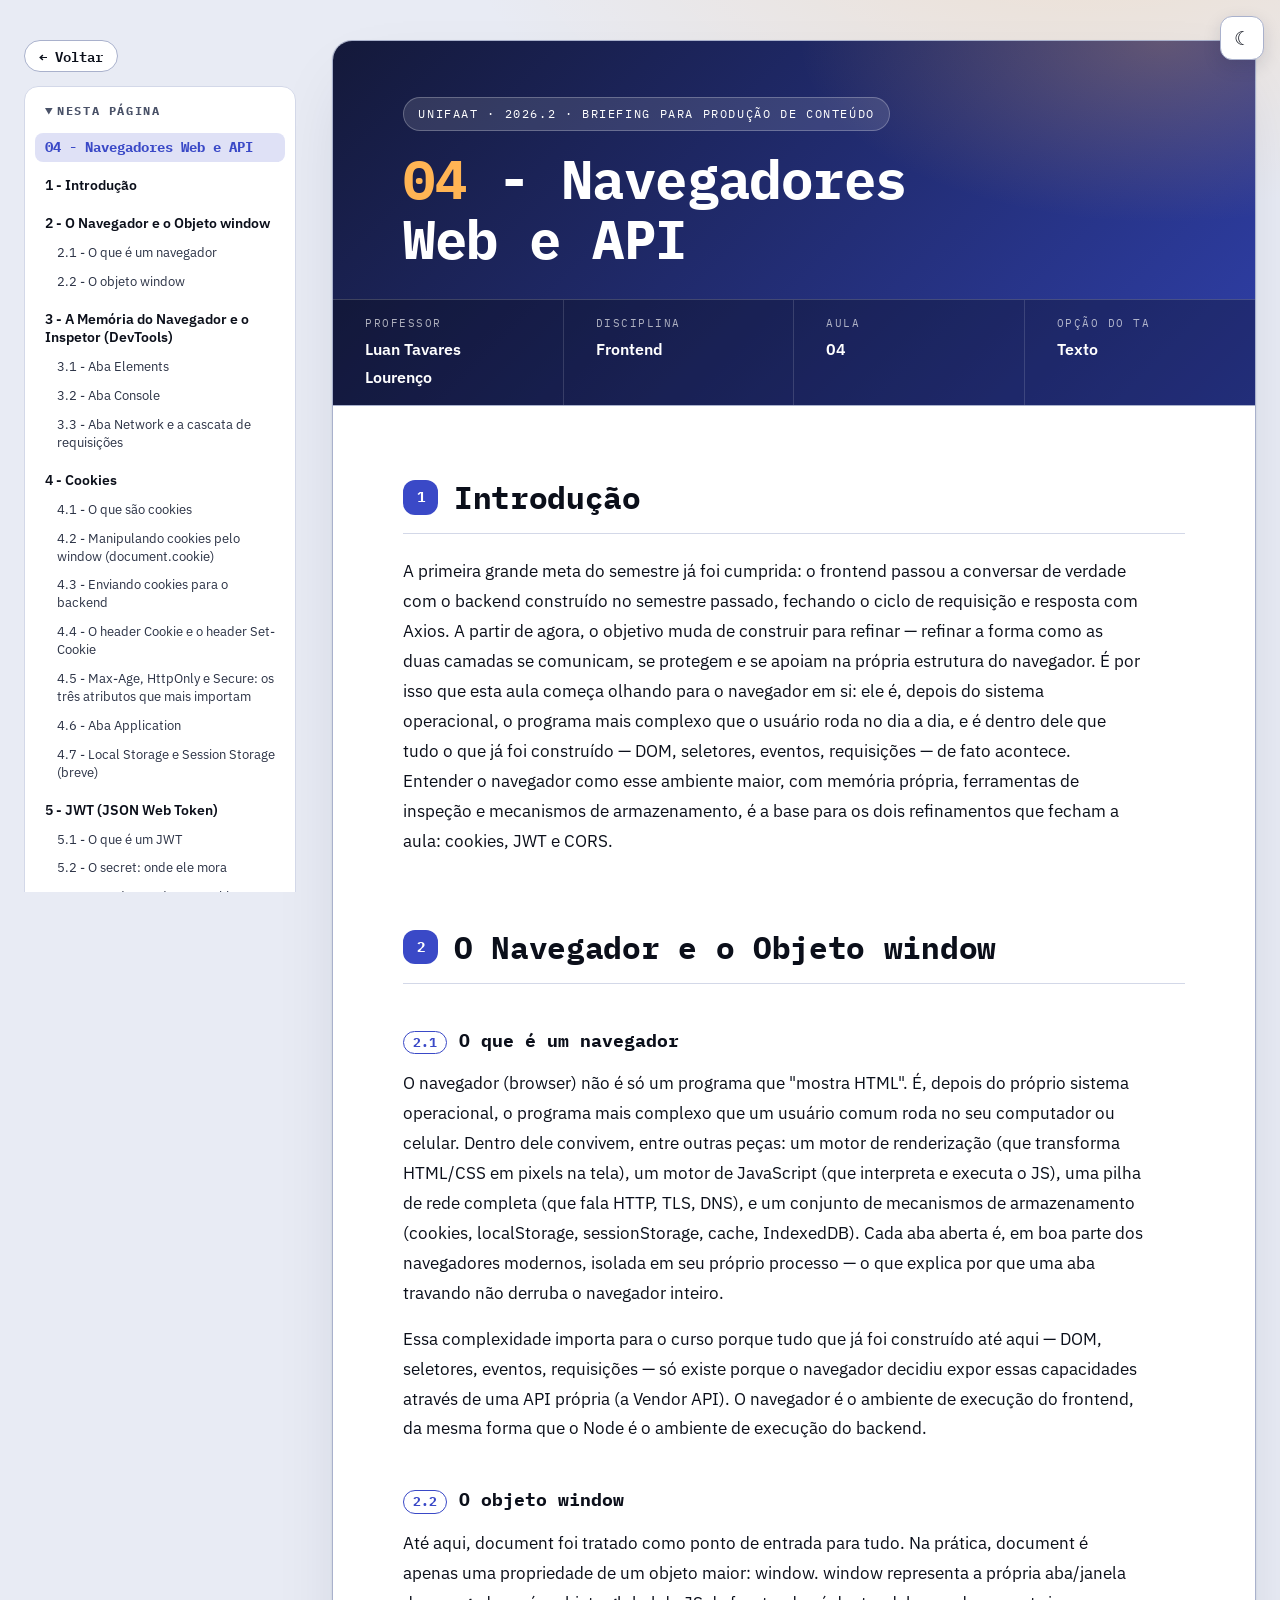
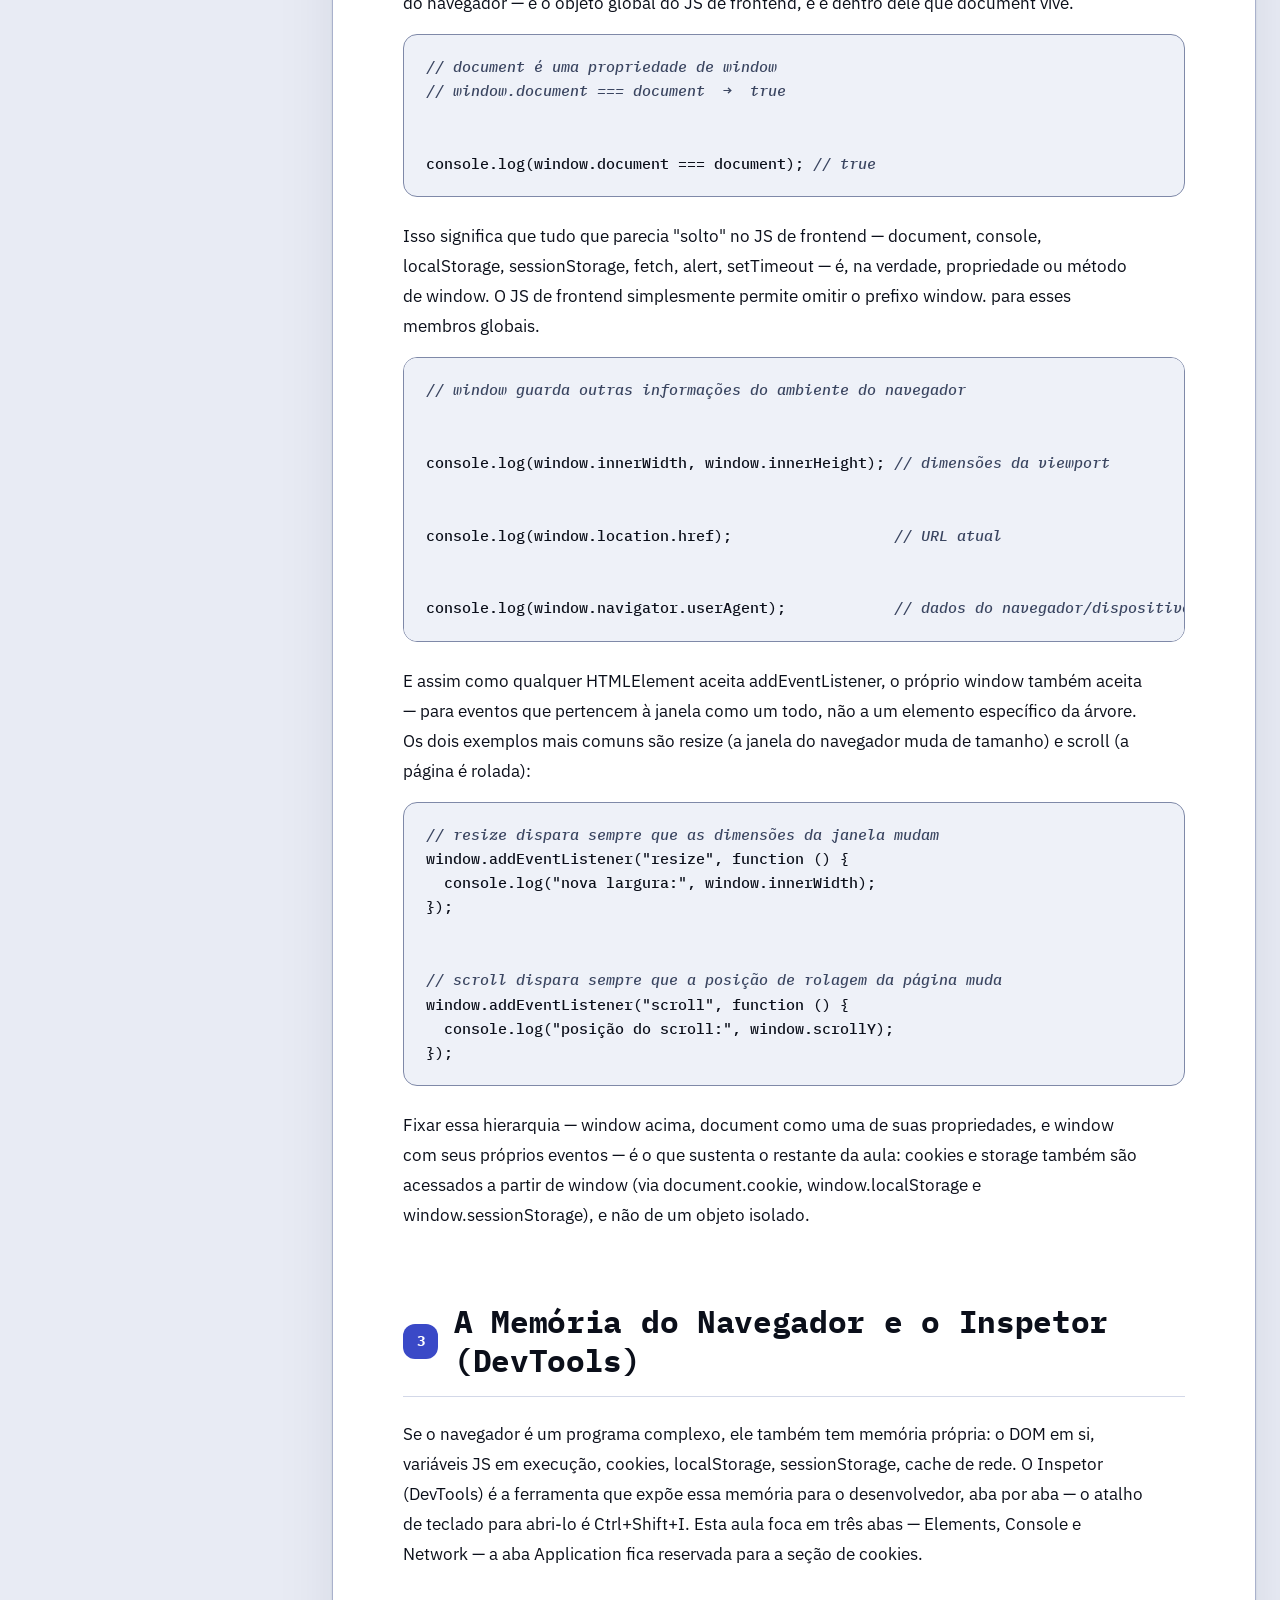
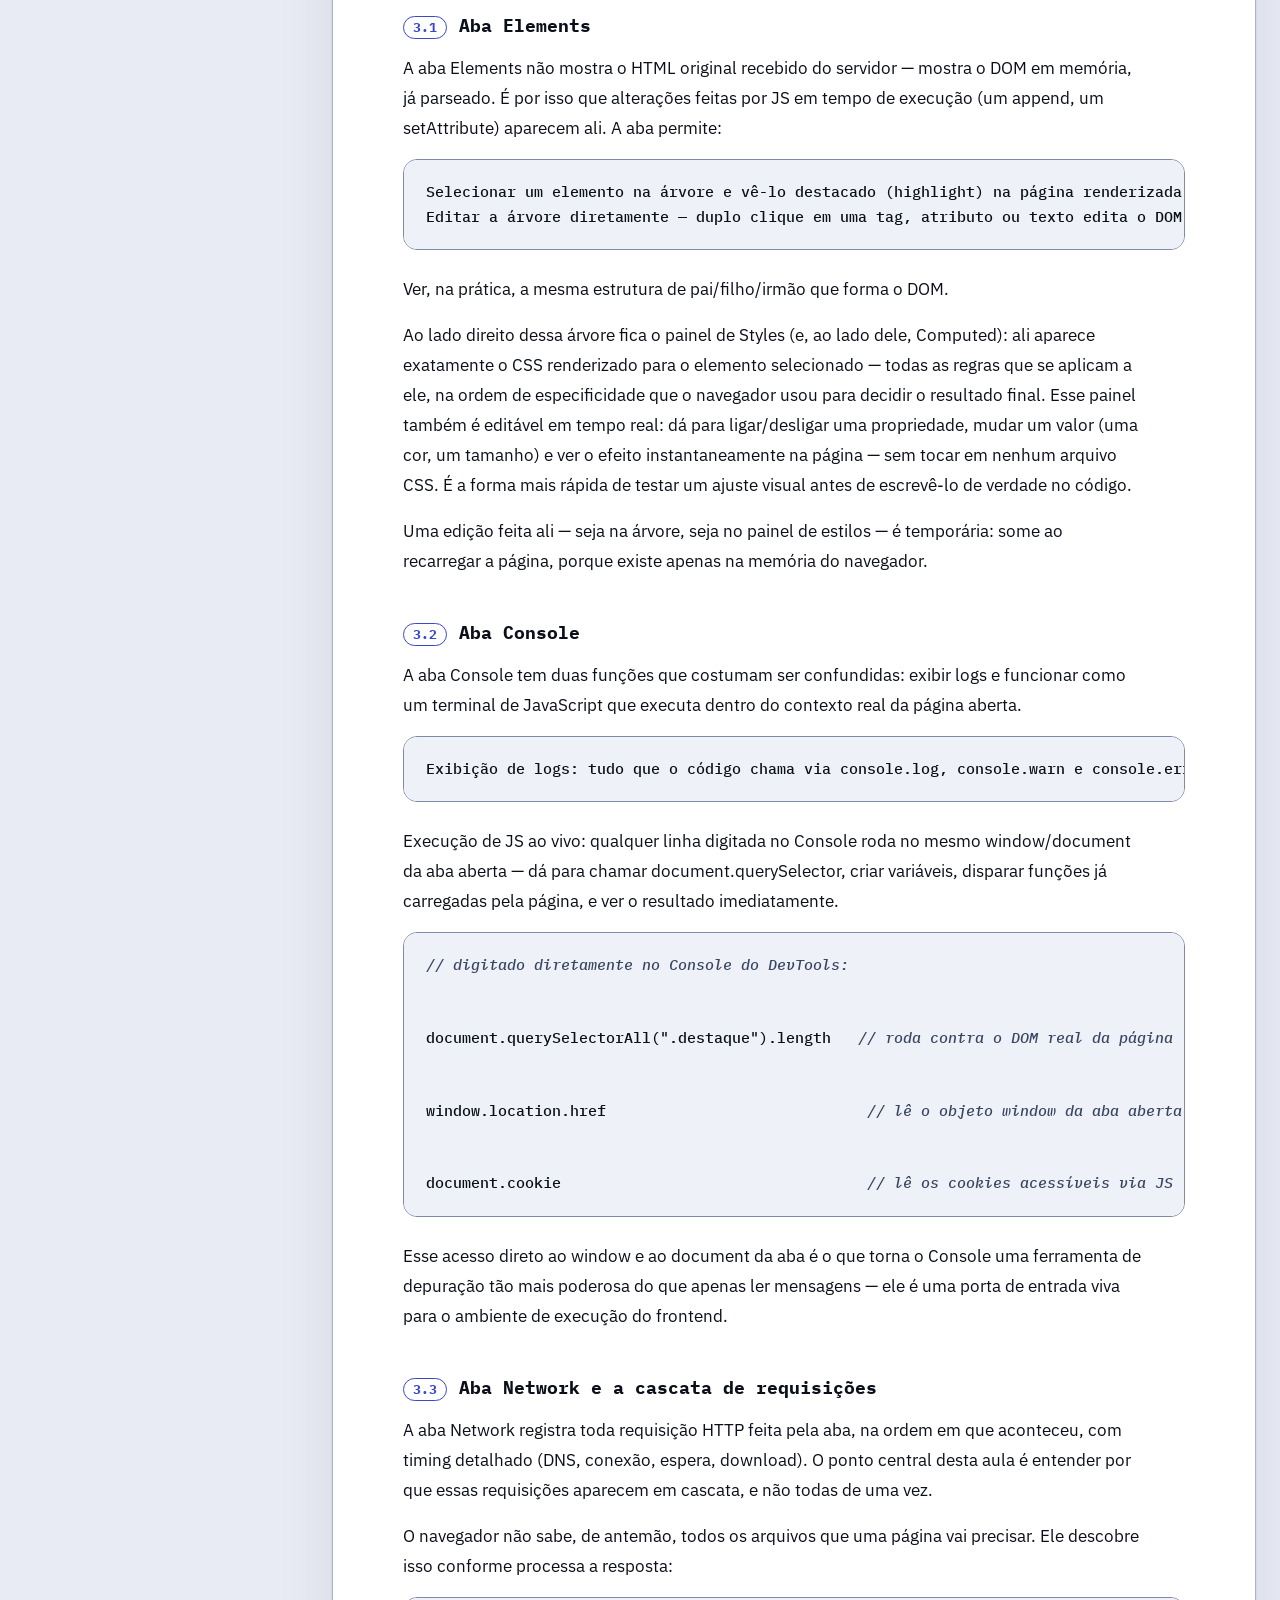
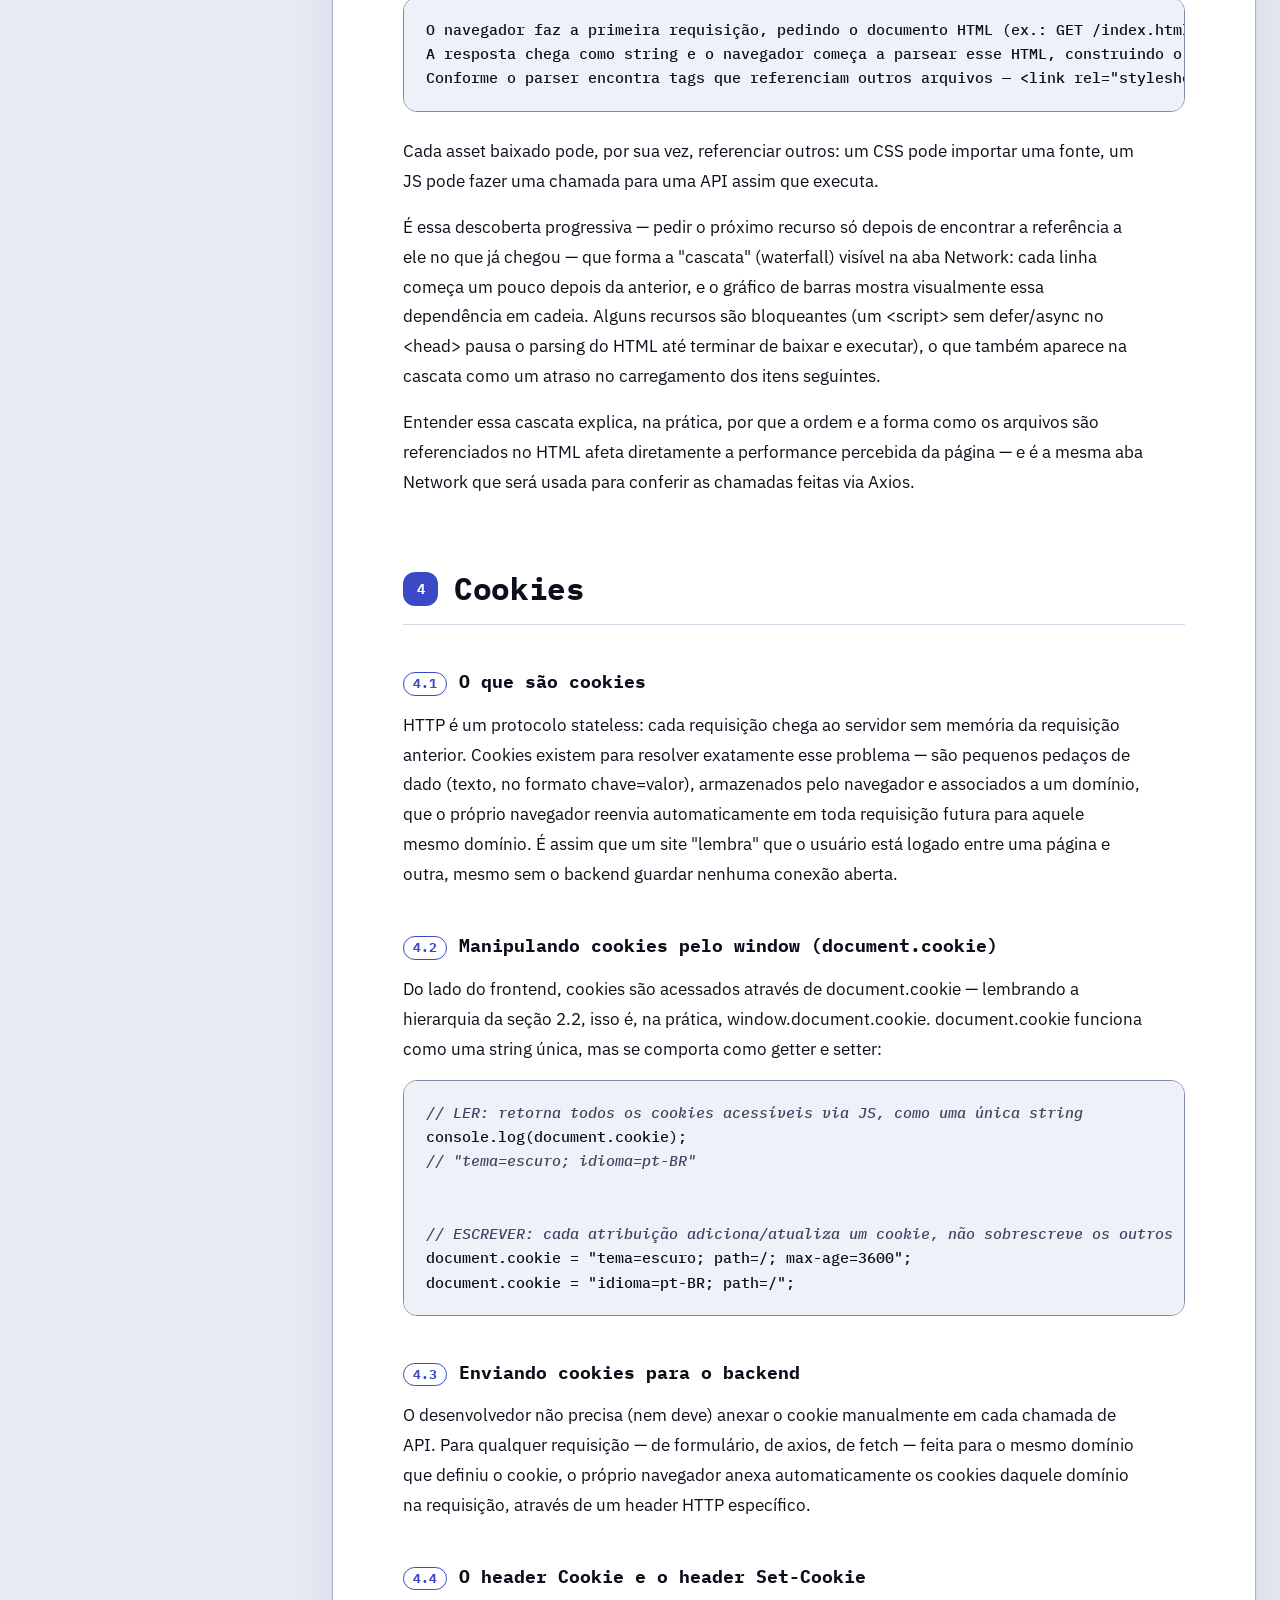
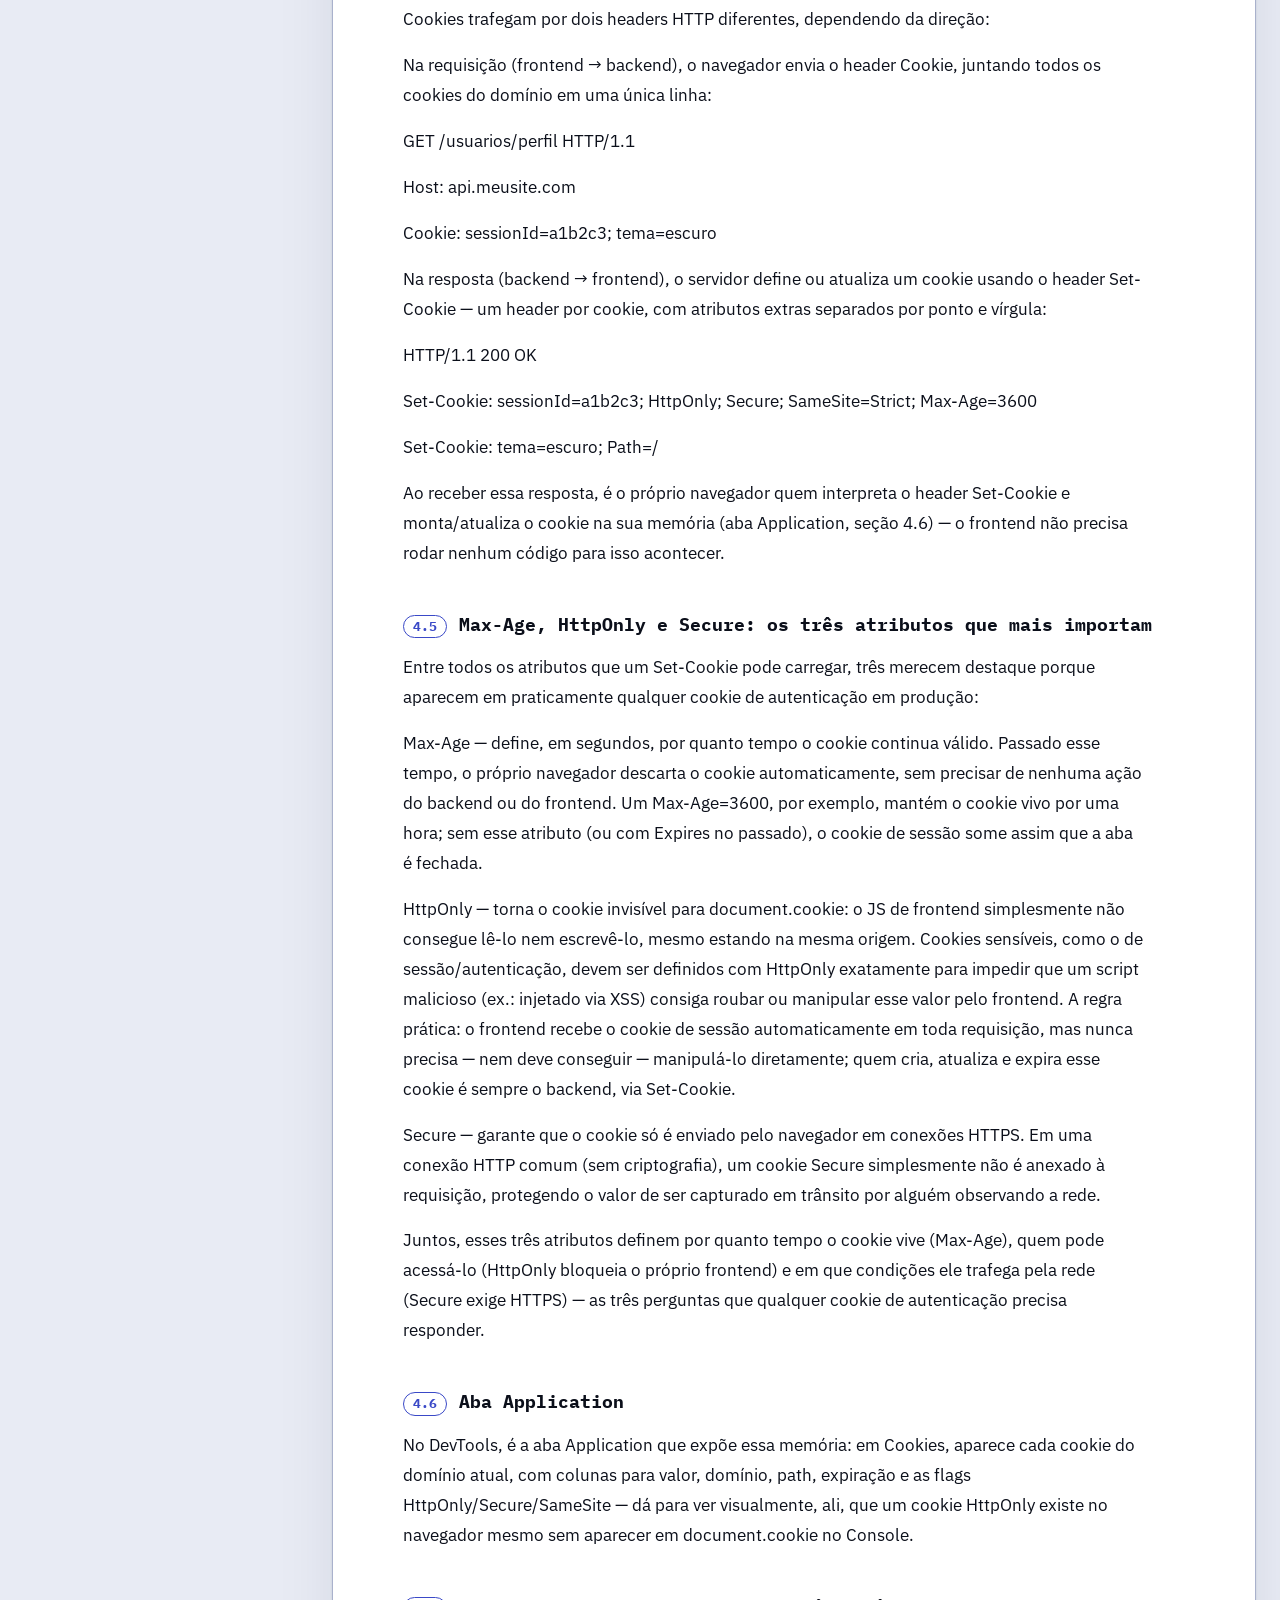
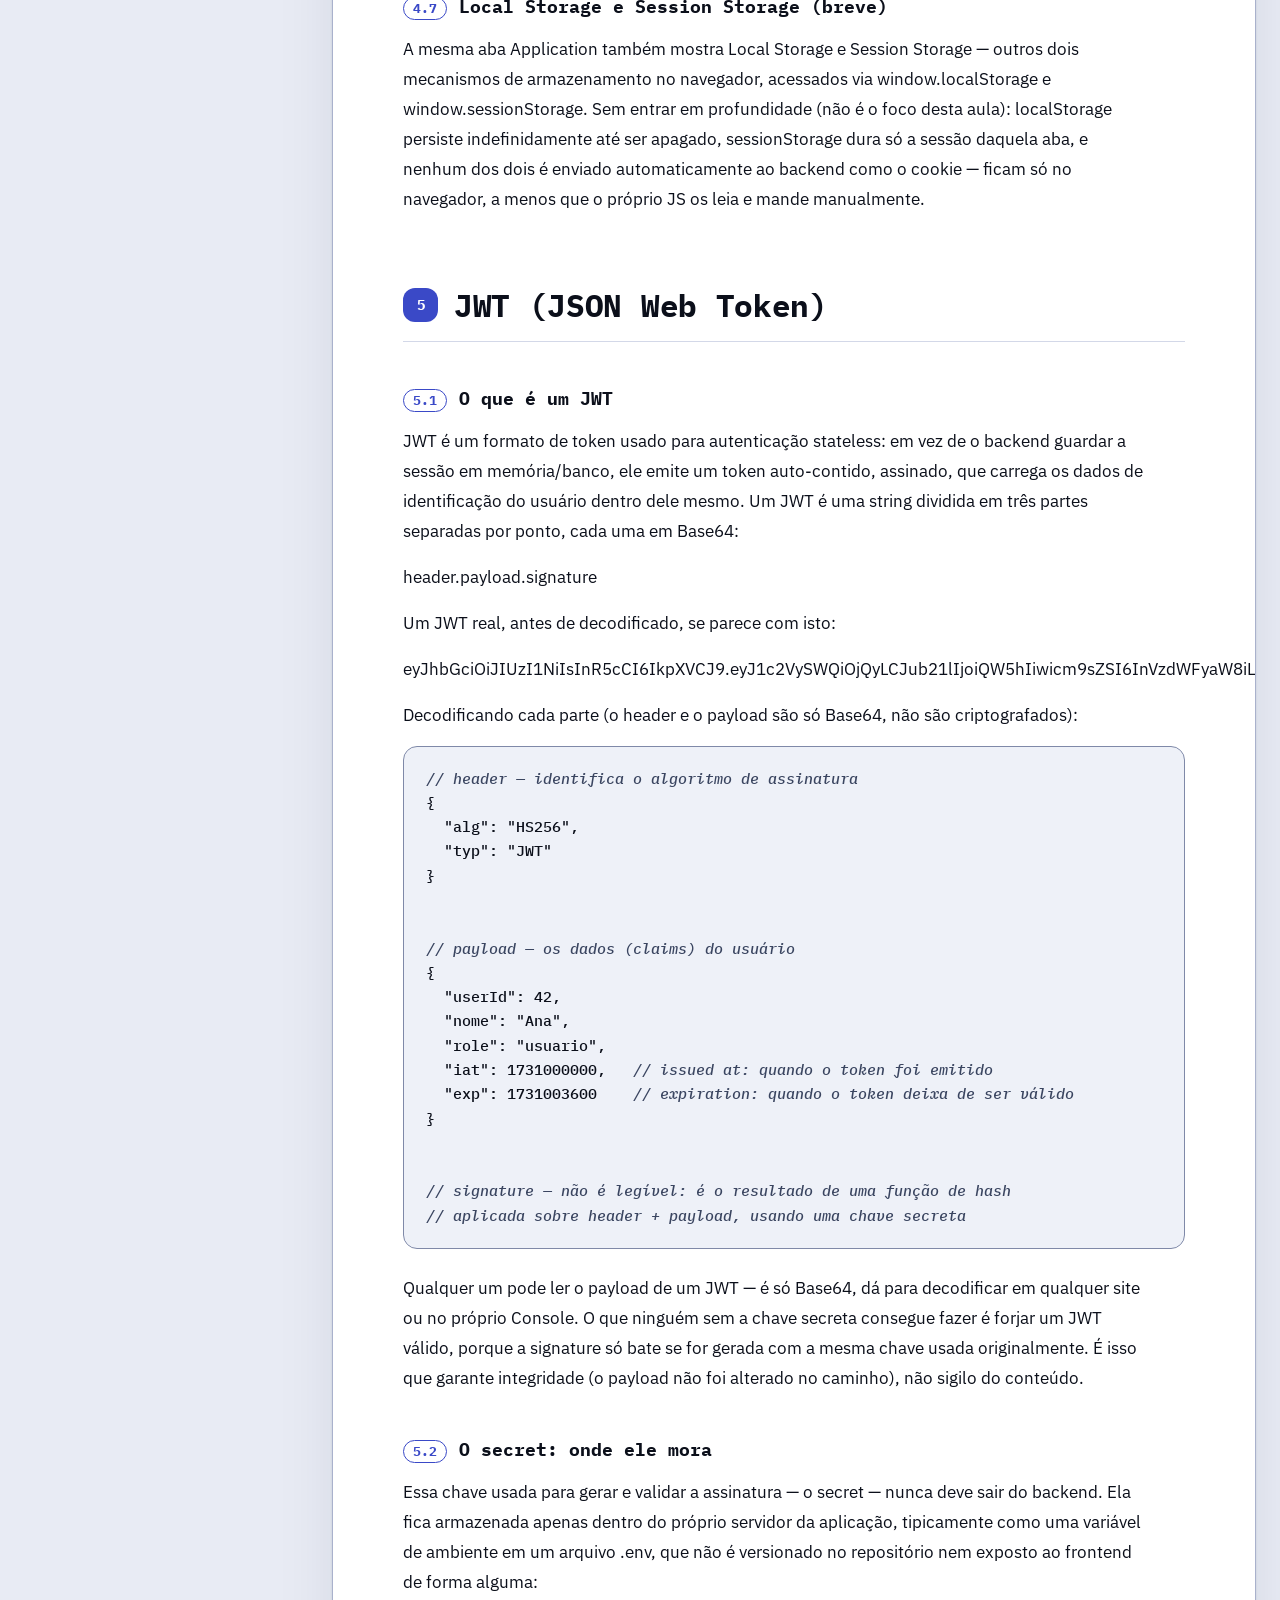
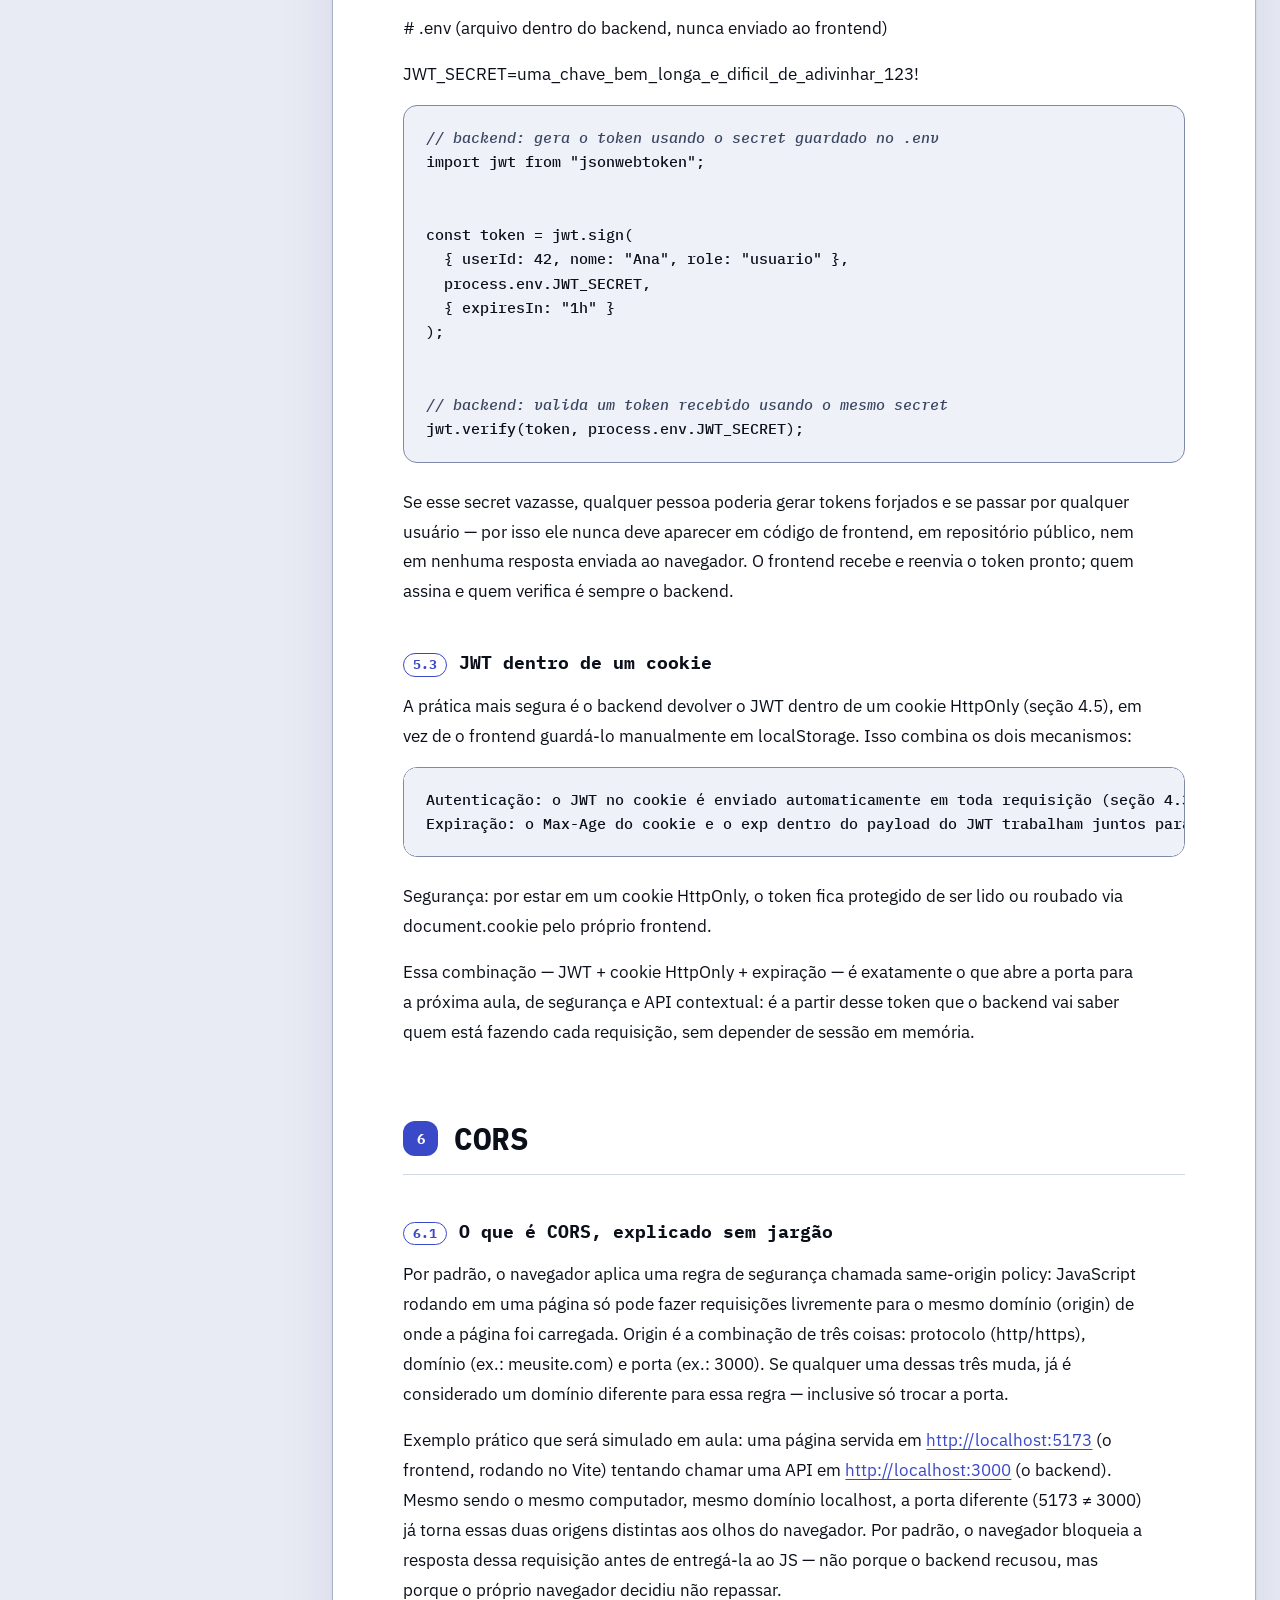
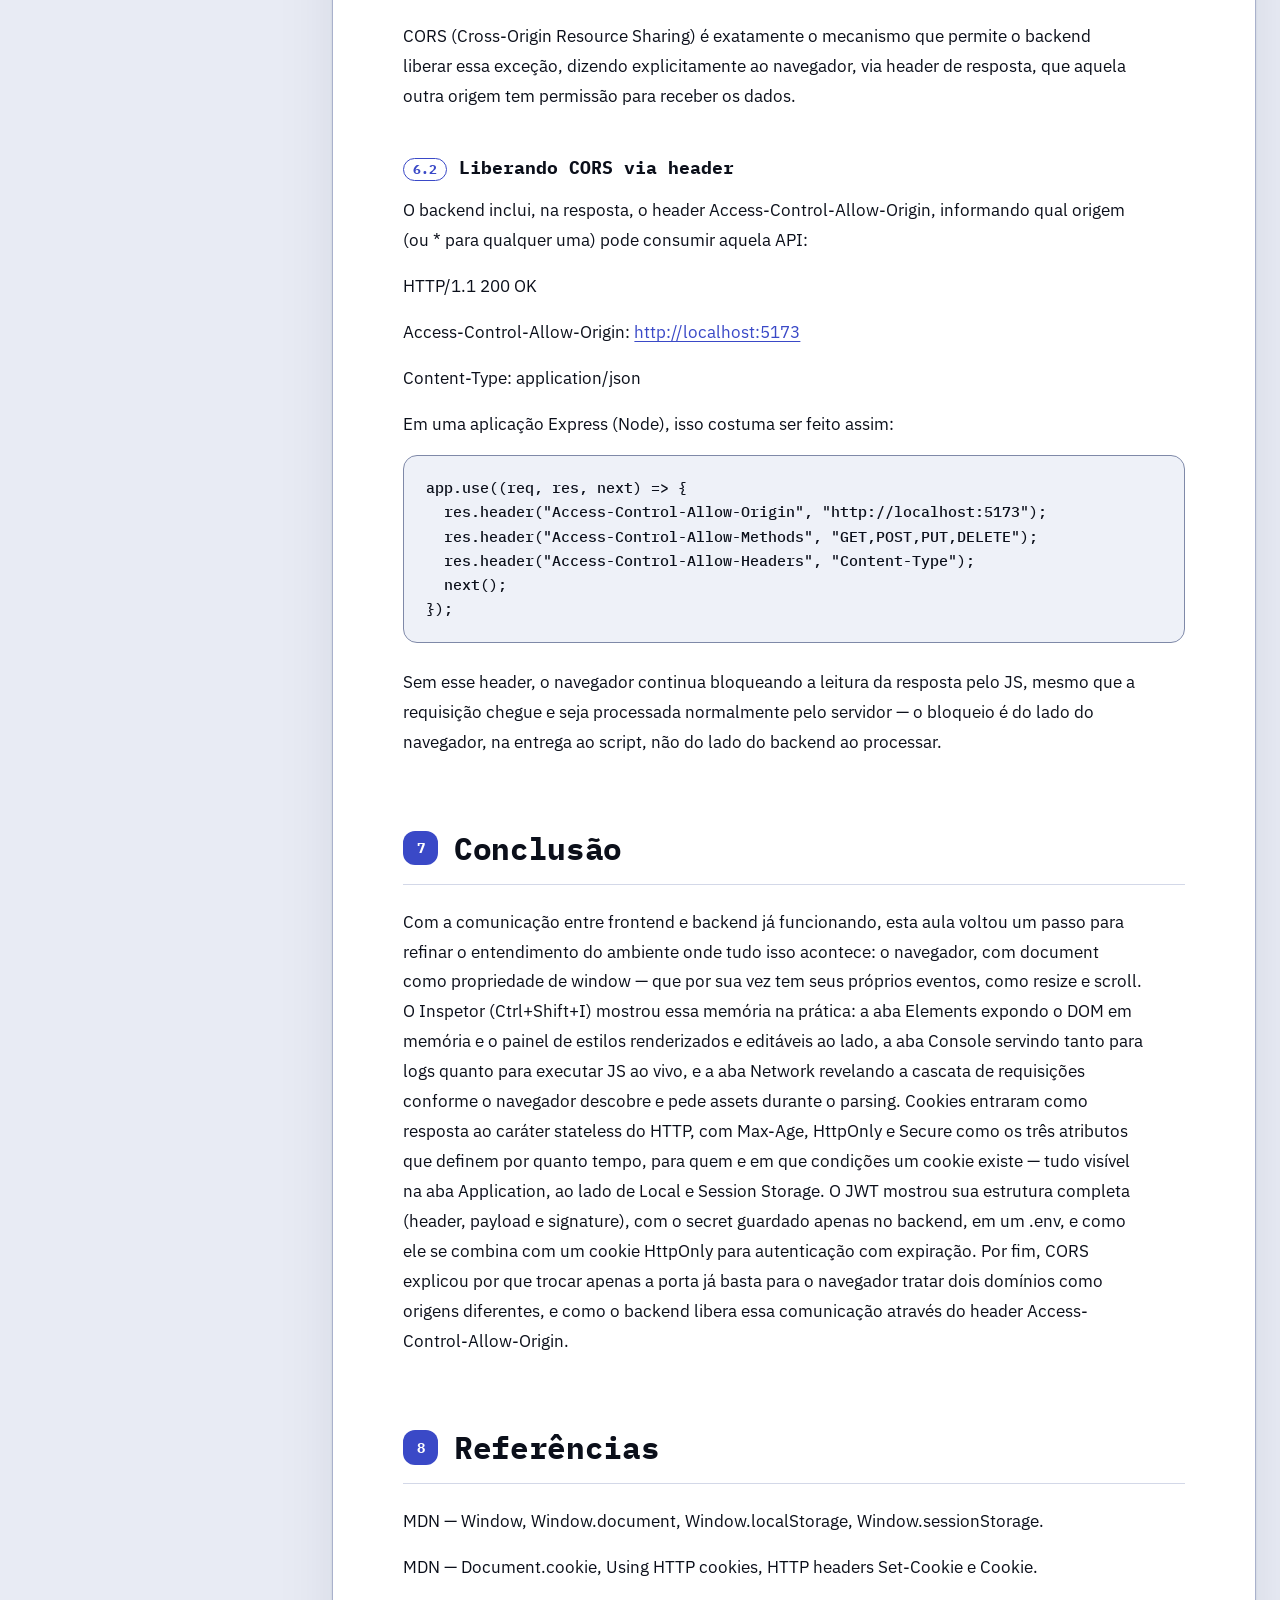
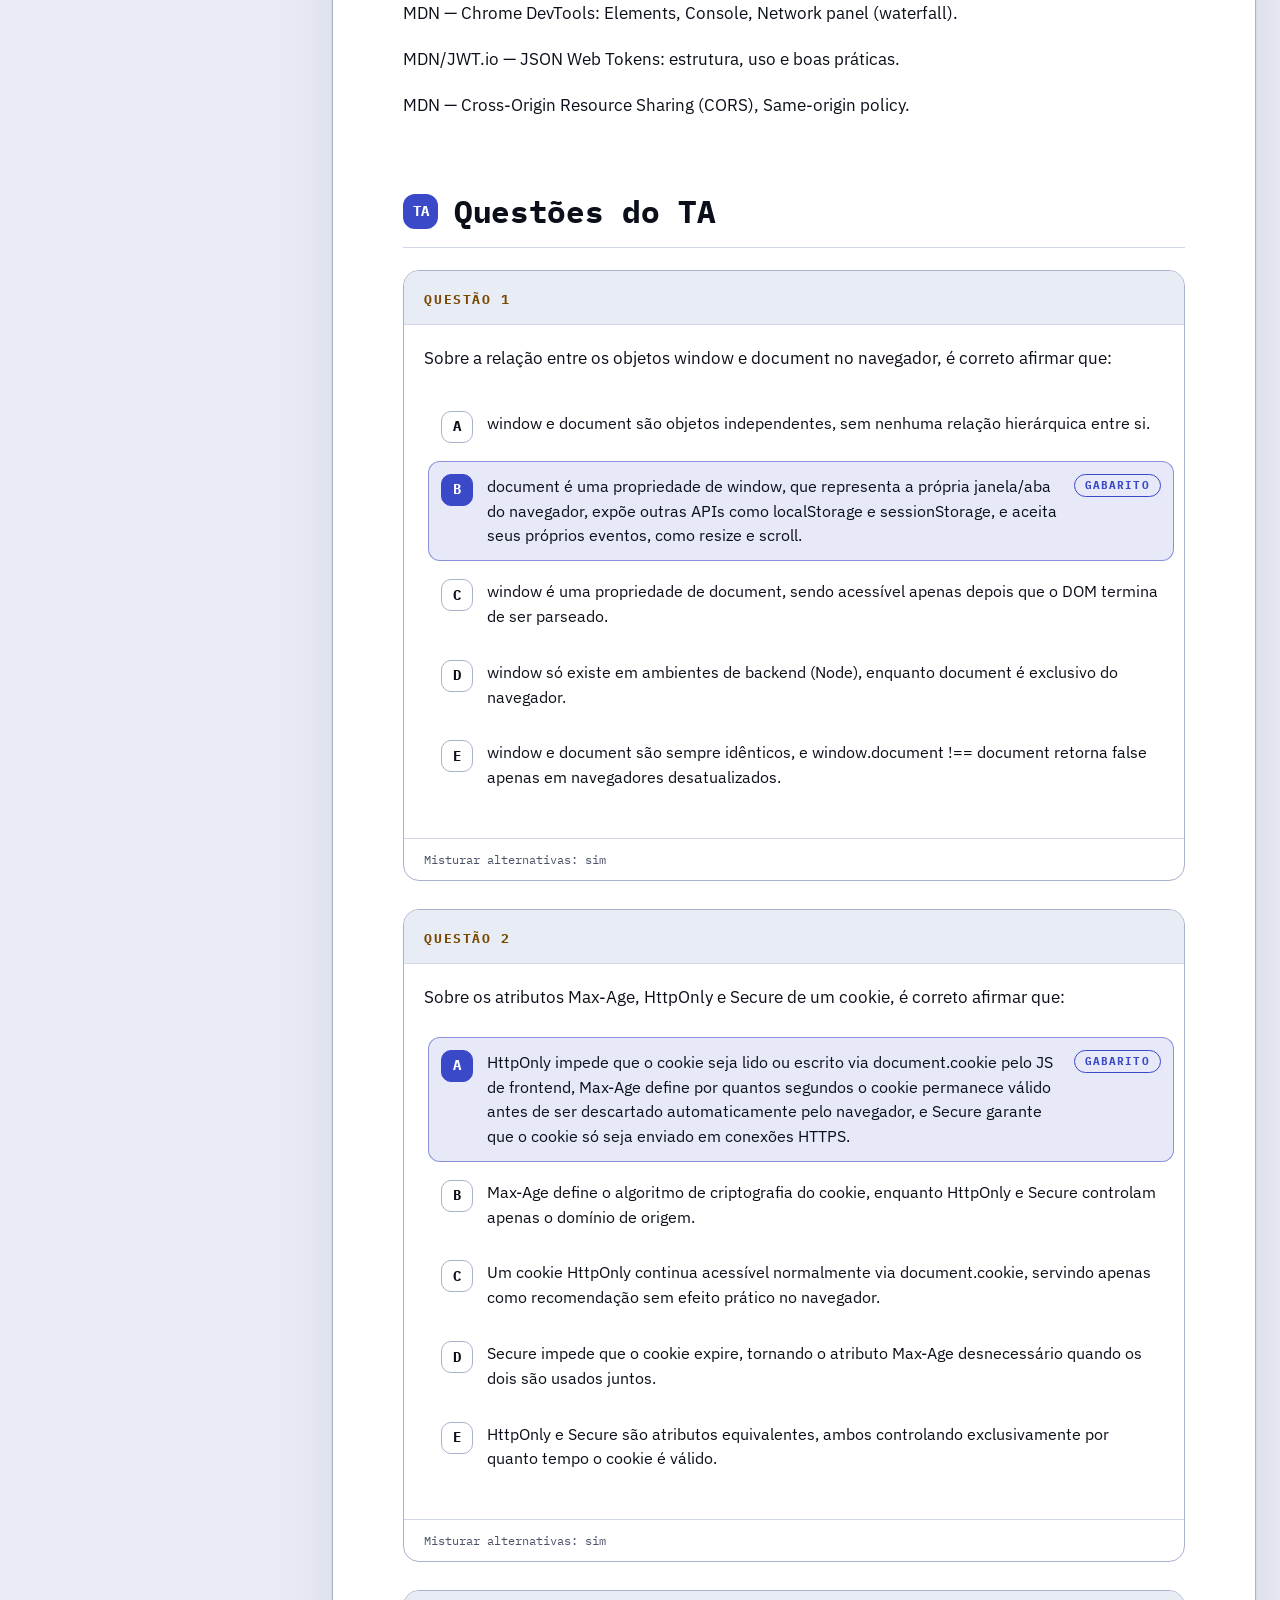
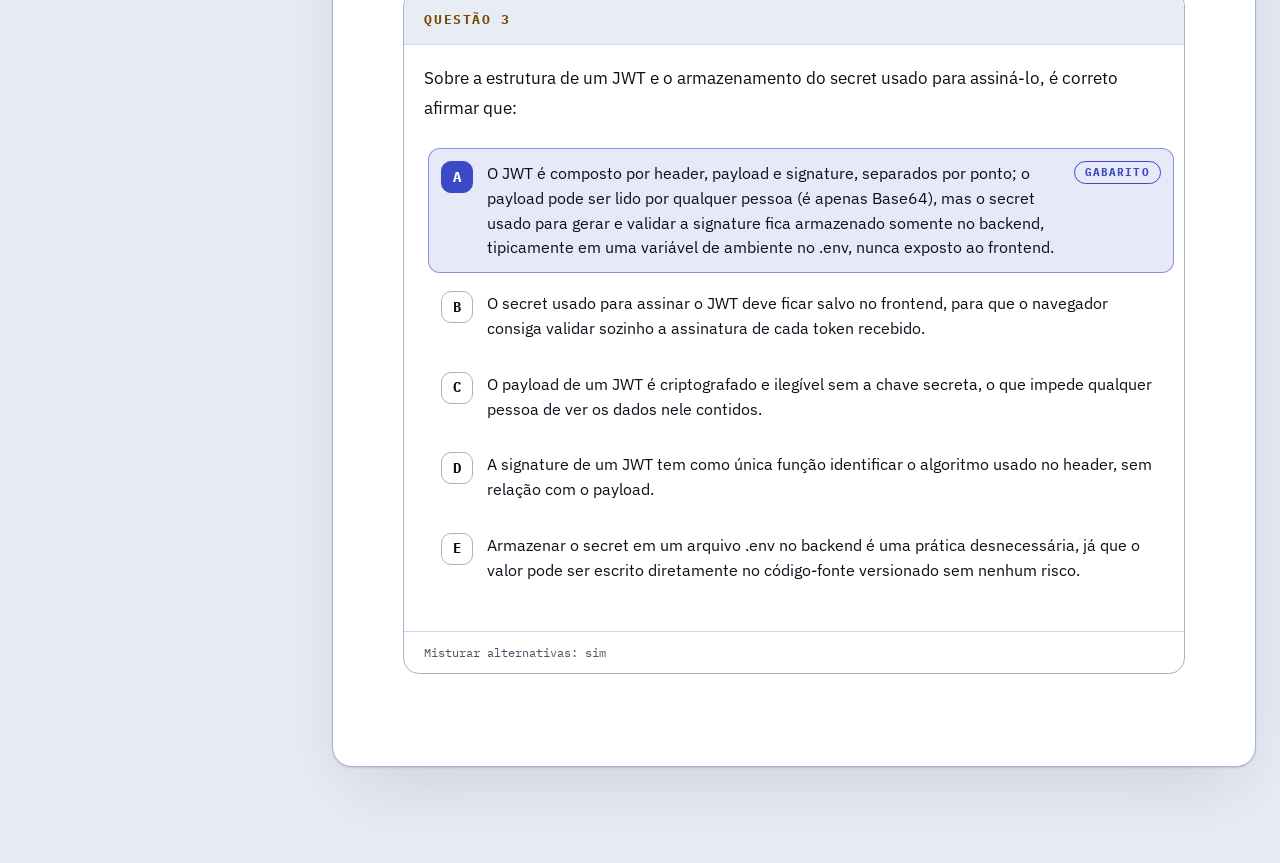
<file: aulas/04/briefing/index.html>
<!DOCTYPE html>
<html lang="pt-BR">
<head>
<meta charset="UTF-8">
<meta name="viewport" content="width=device-width, initial-scale=1">
<title>Briefing · Aula 04 — Navegadores Web e API</title>
<link rel="stylesheet" href="../../../assets/briefing.css">
<script src="../../../assets/tema.js"></script>
</head>
<body>
<div class="layout">
  <aside class="side">
    <a class="back" href="../../../index.html">← Voltar</a>
    <details class="toc" open><summary>Nesta página</summary><ol><li class="l1"><a href="#topo">04 - Navegadores Web e API</a></li><li class="l2"><a href="#s1-introdução">1 - Introdução</a></li><li class="l2"><a href="#s2-o-navegador-e-o-objeto-window">2 - O Navegador e o Objeto window</a></li><li class="l3"><a href="#s2-1-o-que-é-um-navegador">2.1 - O que é um navegador</a></li><li class="l3"><a href="#s2-2-o-objeto-window">2.2 - O objeto window</a></li><li class="l2"><a href="#s3-a-memória-do-navegador-e-o-inspetor-devtools">3 - A Memória do Navegador e o Inspetor (DevTools)</a></li><li class="l3"><a href="#s3-1-aba-elements">3.1 - Aba Elements</a></li><li class="l3"><a href="#s3-2-aba-console">3.2 - Aba Console</a></li><li class="l3"><a href="#s3-3-aba-network-e-a-cascata-de-requisições">3.3 - Aba Network e a cascata de requisições</a></li><li class="l2"><a href="#s4-cookies">4 - Cookies</a></li><li class="l3"><a href="#s4-1-o-que-são-cookies">4.1 - O que são cookies</a></li><li class="l3"><a href="#s4-2-manipulando-cookies-pelo-window-documentcookie">4.2 - Manipulando cookies pelo window (document.cookie)</a></li><li class="l3"><a href="#s4-3-enviando-cookies-para-o-backend">4.3 - Enviando cookies para o backend</a></li><li class="l3"><a href="#s4-4-o-header-cookie-e-o-header-set-cookie">4.4 - O header Cookie e o header Set-Cookie</a></li><li class="l3"><a href="#s4-5-max-age-httponly-e-secure-os-três-atributos-que-mais-importa">4.5 - Max-Age, HttpOnly e Secure: os três atributos que mais importam</a></li><li class="l3"><a href="#s4-6-aba-application">4.6 - Aba Application</a></li><li class="l3"><a href="#s4-7-local-storage-e-session-storage-breve">4.7 - Local Storage e Session Storage (breve)</a></li><li class="l2"><a href="#s5-jwt-json-web-token">5 - JWT (JSON Web Token)</a></li><li class="l3"><a href="#s5-1-o-que-é-um-jwt">5.1 - O que é um JWT</a></li><li class="l3"><a href="#s5-2-o-secret-onde-ele-mora">5.2 - O secret: onde ele mora</a></li><li class="l3"><a href="#s5-3-jwt-dentro-de-um-cookie">5.3 - JWT dentro de um cookie</a></li><li class="l2"><a href="#s6-cors">6 - CORS</a></li><li class="l3"><a href="#s6-1-o-que-é-cors-explicado-sem-jargão">6.1 - O que é CORS, explicado sem jargão</a></li><li class="l3"><a href="#s6-2-liberando-cors-via-header">6.2 - Liberando CORS via header</a></li><li class="l2"><a href="#s7-conclusão">7 - Conclusão</a></li><li class="l2"><a href="#s8-referências">8 - Referências</a></li><li class="l2"><a href="#questoes">Questões do TA</a></li></ol></details>
  </aside>
  <main class="doc">
    <header class="cover" id="topo">
      <p class="eyebrow">UNIFAAT · 2026.2 · Briefing para produção de conteúdo</p>
      <h1><span class="cn">04</span> - Navegadores Web e API</h1>
      <dl class="ficha">
        <div><dt>Professor</dt><dd>Luan Tavares Lourenço</dd></div>
        <div><dt>Disciplina</dt><dd>Frontend</dd></div>
        <div><dt>Aula</dt><dd>04</dd></div>
        <div><dt>Opção do TA</dt><dd>Texto</dd></div>
      </dl>
    </header>
<h2 id="s1-introdução"><span class="hn">1</span>Introdução</h2>
<p>A primeira grande meta do semestre já foi cumprida: o frontend passou a conversar de verdade com o backend construído no semestre passado, fechando o ciclo de requisição e resposta com Axios. A partir de agora, o objetivo muda de construir para refinar — refinar a forma como as duas camadas se comunicam, se protegem e se apoiam na própria estrutura do navegador. É por isso que esta aula começa olhando para o navegador em si: ele é, depois do sistema operacional, o programa mais complexo que o usuário roda no dia a dia, e é dentro dele que tudo o que já foi construído — DOM, seletores, eventos, requisições — de fato acontece. Entender o navegador como esse ambiente maior, com memória própria, ferramentas de inspeção e mecanismos de armazenamento, é a base para os dois refinamentos que fecham a aula: cookies, JWT e CORS.</p>
<h2 id="s2-o-navegador-e-o-objeto-window"><span class="hn">2</span>O Navegador e o Objeto window</h2>
<h3 id="s2-1-o-que-é-um-navegador"><span class="hn">2.1</span>O que é um navegador</h3>
<p>O navegador (browser) não é só um programa que "mostra HTML". É, depois do próprio sistema operacional, o programa mais complexo que um usuário comum roda no seu computador ou celular. Dentro dele convivem, entre outras peças: um motor de renderização (que transforma HTML/CSS em pixels na tela), um motor de JavaScript (que interpreta e executa o JS), uma pilha de rede completa (que fala HTTP, TLS, DNS), e um conjunto de mecanismos de armazenamento (cookies, localStorage, sessionStorage, cache, IndexedDB). Cada aba aberta é, em boa parte dos navegadores modernos, isolada em seu próprio processo — o que explica por que uma aba travando não derruba o navegador inteiro.</p>
<p>Essa complexidade importa para o curso porque tudo que já foi construído até aqui — DOM, seletores, eventos, requisições — só existe porque o navegador decidiu expor essas capacidades através de uma API própria (a Vendor API). O navegador é o ambiente de execução do frontend, da mesma forma que o Node é o ambiente de execução do backend.</p>
<h3 id="s2-2-o-objeto-window"><span class="hn">2.2</span>O objeto window</h3>
<p>Até aqui, document foi tratado como ponto de entrada para tudo. Na prática, document é apenas uma propriedade de um objeto maior: window. window representa a própria aba/janela do navegador — é o objeto global do JS de frontend, e é dentro dele que document vive.</p>
<pre class="code"><code><span class="cm">// document é uma propriedade de window</span>
<span class="cm">// window.document === document  →  true</span>


console.log(window.document === document); <span class="cm">// true</span></code></pre>
<p>Isso significa que tudo que parecia "solto" no JS de frontend — document, console, localStorage, sessionStorage, fetch, alert, setTimeout — é, na verdade, propriedade ou método de window. O JS de frontend simplesmente permite omitir o prefixo window. para esses membros globais.</p>
<pre class="code"><code><span class="cm">// window guarda outras informações do ambiente do navegador</span>


console.log(window.innerWidth, window.innerHeight); <span class="cm">// dimensões da viewport</span>


console.log(window.location.href);                  <span class="cm">// URL atual</span>


console.log(window.navigator.userAgent);            <span class="cm">// dados do navegador/dispositivo</span></code></pre>
<p>E assim como qualquer HTMLElement aceita addEventListener, o próprio window também aceita — para eventos que pertencem à janela como um todo, não a um elemento específico da árvore. Os dois exemplos mais comuns são resize (a janela do navegador muda de tamanho) e scroll (a página é rolada):</p>
<pre class="code"><code><span class="cm">// resize dispara sempre que as dimensões da janela mudam</span>
window.addEventListener("resize", function () {
  console.log("nova largura:", window.innerWidth);
});


<span class="cm">// scroll dispara sempre que a posição de rolagem da página muda</span>
window.addEventListener("scroll", function () {
  console.log("posição do scroll:", window.scrollY);
});</code></pre>
<p>Fixar essa hierarquia — window acima, document como uma de suas propriedades, e window com seus próprios eventos — é o que sustenta o restante da aula: cookies e storage também são acessados a partir de window (via document.cookie, window.localStorage e window.sessionStorage), e não de um objeto isolado.</p>
<h2 id="s3-a-memória-do-navegador-e-o-inspetor-devtools"><span class="hn">3</span>A Memória do Navegador e o Inspetor (DevTools)</h2>
<p>Se o navegador é um programa complexo, ele também tem memória própria: o DOM em si, variáveis JS em execução, cookies, localStorage, sessionStorage, cache de rede. O Inspetor (DevTools) é a ferramenta que expõe essa memória para o desenvolvedor, aba por aba — o atalho de teclado para abri-lo é Ctrl+Shift+I. Esta aula foca em três abas — Elements, Console e Network — a aba Application fica reservada para a seção de cookies.</p>
<h3 id="s3-1-aba-elements"><span class="hn">3.1</span>Aba Elements</h3>
<p>A aba Elements não mostra o HTML original recebido do servidor — mostra o DOM em memória, já parseado. É por isso que alterações feitas por JS em tempo de execução (um append, um setAttribute) aparecem ali. A aba permite:</p>
<pre class="code"><code>Selecionar um elemento na árvore e vê-lo destacado (highlight) na página renderizada, e vice-versa;
Editar a árvore diretamente — duplo clique em uma tag, atributo ou texto edita o DOM ao vivo, sem alterar nenhum arquivo;</code></pre>
<p>Ver, na prática, a mesma estrutura de pai/filho/irmão que forma o DOM.</p>
<p>Ao lado direito dessa árvore fica o painel de Styles (e, ao lado dele, Computed): ali aparece exatamente o CSS renderizado para o elemento selecionado — todas as regras que se aplicam a ele, na ordem de especificidade que o navegador usou para decidir o resultado final. Esse painel também é editável em tempo real: dá para ligar/desligar uma propriedade, mudar um valor (uma cor, um tamanho) e ver o efeito instantaneamente na página — sem tocar em nenhum arquivo CSS. É a forma mais rápida de testar um ajuste visual antes de escrevê-lo de verdade no código.</p>
<p>Uma edição feita ali — seja na árvore, seja no painel de estilos — é temporária: some ao recarregar a página, porque existe apenas na memória do navegador.</p>
<h3 id="s3-2-aba-console"><span class="hn">3.2</span>Aba Console</h3>
<p>A aba Console tem duas funções que costumam ser confundidas: exibir logs e funcionar como um terminal de JavaScript que executa dentro do contexto real da página aberta.</p>
<pre class="code"><code>Exibição de logs: tudo que o código chama via console.log, console.warn e console.error aparece ali, junto com erros não tratados que o próprio navegador reporta (um script que falhou ao carregar, uma exceção lançada);</code></pre>
<p>Execução de JS ao vivo: qualquer linha digitada no Console roda no mesmo window/document da aba aberta — dá para chamar document.querySelector, criar variáveis, disparar funções já carregadas pela página, e ver o resultado imediatamente.</p>
<pre class="code"><code><span class="cm">// digitado diretamente no Console do DevTools:</span>


document.querySelectorAll(".destaque").length   <span class="cm">// roda contra o DOM real da página</span>


window.location.href                             <span class="cm">// lê o objeto window da aba aberta</span>


document.cookie                                  <span class="cm">// lê os cookies acessíveis via JS (seção 4)</span></code></pre>
<p>Esse acesso direto ao window e ao document da aba é o que torna o Console uma ferramenta de depuração tão mais poderosa do que apenas ler mensagens — ele é uma porta de entrada viva para o ambiente de execução do frontend.</p>
<h3 id="s3-3-aba-network-e-a-cascata-de-requisições"><span class="hn">3.3</span>Aba Network e a cascata de requisições</h3>
<p>A aba Network registra toda requisição HTTP feita pela aba, na ordem em que aconteceu, com timing detalhado (DNS, conexão, espera, download). O ponto central desta aula é entender por que essas requisições aparecem em cascata, e não todas de uma vez.</p>
<p>O navegador não sabe, de antemão, todos os arquivos que uma página vai precisar. Ele descobre isso conforme processa a resposta:</p>
<pre class="code"><code>O navegador faz a primeira requisição, pedindo o documento HTML (ex.: GET /index.html);
A resposta chega como string e o navegador começa a parsear esse HTML, construindo o DOM linha a linha;
Conforme o parser encontra tags que referenciam outros arquivos — &lt;link rel="stylesheet"&gt;, &lt;script src="..."&gt;, &lt;img src="..."&gt;, @font-face no CSS — ele dispara uma nova requisição para cada um desses assets, no momento em que os encontra;</code></pre>
<p>Cada asset baixado pode, por sua vez, referenciar outros: um CSS pode importar uma fonte, um JS pode fazer uma chamada para uma API assim que executa.</p>
<p>É essa descoberta progressiva — pedir o próximo recurso só depois de encontrar a referência a ele no que já chegou — que forma a "cascata" (waterfall) visível na aba Network: cada linha começa um pouco depois da anterior, e o gráfico de barras mostra visualmente essa dependência em cadeia. Alguns recursos são bloqueantes (um &lt;script&gt; sem defer/async no &lt;head&gt; pausa o parsing do HTML até terminar de baixar e executar), o que também aparece na cascata como um atraso no carregamento dos itens seguintes.</p>
<p>Entender essa cascata explica, na prática, por que a ordem e a forma como os arquivos são referenciados no HTML afeta diretamente a performance percebida da página — e é a mesma aba Network que será usada para conferir as chamadas feitas via Axios.</p>
<h2 id="s4-cookies"><span class="hn">4</span>Cookies</h2>
<h3 id="s4-1-o-que-são-cookies"><span class="hn">4.1</span>O que são cookies</h3>
<p>HTTP é um protocolo stateless: cada requisição chega ao servidor sem memória da requisição anterior. Cookies existem para resolver exatamente esse problema — são pequenos pedaços de dado (texto, no formato chave=valor), armazenados pelo navegador e associados a um domínio, que o próprio navegador reenvia automaticamente em toda requisição futura para aquele mesmo domínio. É assim que um site "lembra" que o usuário está logado entre uma página e outra, mesmo sem o backend guardar nenhuma conexão aberta.</p>
<h3 id="s4-2-manipulando-cookies-pelo-window-documentcookie"><span class="hn">4.2</span>Manipulando cookies pelo window (document.cookie)</h3>
<p>Do lado do frontend, cookies são acessados através de document.cookie — lembrando a hierarquia da seção 2.2, isso é, na prática, window.document.cookie. document.cookie funciona como uma string única, mas se comporta como getter e setter:</p>
<pre class="code"><code><span class="cm">// LER: retorna todos os cookies acessíveis via JS, como uma única string</span>
console.log(document.cookie);
<span class="cm">// "tema=escuro; idioma=pt-BR"</span>


<span class="cm">// ESCREVER: cada atribuição adiciona/atualiza um cookie, não sobrescreve os outros</span>
document.cookie = "tema=escuro; path=/; max-age=3600";
document.cookie = "idioma=pt-BR; path=/";</code></pre>
<h3 id="s4-3-enviando-cookies-para-o-backend"><span class="hn">4.3</span>Enviando cookies para o backend</h3>
<p>O desenvolvedor não precisa (nem deve) anexar o cookie manualmente em cada chamada de API. Para qualquer requisição — de formulário, de axios, de fetch — feita para o mesmo domínio que definiu o cookie, o próprio navegador anexa automaticamente os cookies daquele domínio na requisição, através de um header HTTP específico.</p>
<h3 id="s4-4-o-header-cookie-e-o-header-set-cookie"><span class="hn">4.4</span>O header Cookie e o header Set-Cookie</h3>
<p>Cookies trafegam por dois headers HTTP diferentes, dependendo da direção:</p>
<p>Na requisição (frontend → backend), o navegador envia o header Cookie, juntando todos os cookies do domínio em uma única linha:</p>
<p>GET /usuarios/perfil HTTP/1.1</p>
<p>Host: api.meusite.com</p>
<p>Cookie: sessionId=a1b2c3; tema=escuro</p>
<p>Na resposta (backend → frontend), o servidor define ou atualiza um cookie usando o header Set-Cookie — um header por cookie, com atributos extras separados por ponto e vírgula:</p>
<p>HTTP/1.1 200 OK</p>
<p>Set-Cookie: sessionId=a1b2c3; HttpOnly; Secure; SameSite=Strict; Max-Age=3600</p>
<p>Set-Cookie: tema=escuro; Path=/</p>
<p>Ao receber essa resposta, é o próprio navegador quem interpreta o header Set-Cookie e monta/atualiza o cookie na sua memória (aba Application, seção 4.6) — o frontend não precisa rodar nenhum código para isso acontecer.</p>
<h3 id="s4-5-max-age-httponly-e-secure-os-três-atributos-que-mais-importa"><span class="hn">4.5</span>Max-Age, HttpOnly e Secure: os três atributos que mais importam</h3>
<p>Entre todos os atributos que um Set-Cookie pode carregar, três merecem destaque porque aparecem em praticamente qualquer cookie de autenticação em produção:</p>
<p>Max-Age — define, em segundos, por quanto tempo o cookie continua válido. Passado esse tempo, o próprio navegador descarta o cookie automaticamente, sem precisar de nenhuma ação do backend ou do frontend. Um Max-Age=3600, por exemplo, mantém o cookie vivo por uma hora; sem esse atributo (ou com Expires no passado), o cookie de sessão some assim que a aba é fechada.</p>
<p>HttpOnly — torna o cookie invisível para document.cookie: o JS de frontend simplesmente não consegue lê-lo nem escrevê-lo, mesmo estando na mesma origem. Cookies sensíveis, como o de sessão/autenticação, devem ser definidos com HttpOnly exatamente para impedir que um script malicioso (ex.: injetado via XSS) consiga roubar ou manipular esse valor pelo frontend. A regra prática: o frontend recebe o cookie de sessão automaticamente em toda requisição, mas nunca precisa — nem deve conseguir — manipulá-lo diretamente; quem cria, atualiza e expira esse cookie é sempre o backend, via Set-Cookie.</p>
<p>Secure — garante que o cookie só é enviado pelo navegador em conexões HTTPS. Em uma conexão HTTP comum (sem criptografia), um cookie Secure simplesmente não é anexado à requisição, protegendo o valor de ser capturado em trânsito por alguém observando a rede.</p>
<p>Juntos, esses três atributos definem por quanto tempo o cookie vive (Max-Age), quem pode acessá-lo (HttpOnly bloqueia o próprio frontend) e em que condições ele trafega pela rede (Secure exige HTTPS) — as três perguntas que qualquer cookie de autenticação precisa responder.</p>
<h3 id="s4-6-aba-application"><span class="hn">4.6</span>Aba Application</h3>
<p>No DevTools, é a aba Application que expõe essa memória: em Cookies, aparece cada cookie do domínio atual, com colunas para valor, domínio, path, expiração e as flags HttpOnly/Secure/SameSite — dá para ver visualmente, ali, que um cookie HttpOnly existe no navegador mesmo sem aparecer em document.cookie no Console.</p>
<h3 id="s4-7-local-storage-e-session-storage-breve"><span class="hn">4.7</span>Local Storage e Session Storage (breve)</h3>
<p>A mesma aba Application também mostra Local Storage e Session Storage — outros dois mecanismos de armazenamento no navegador, acessados via window.localStorage e window.sessionStorage. Sem entrar em profundidade (não é o foco desta aula): localStorage persiste indefinidamente até ser apagado, sessionStorage dura só a sessão daquela aba, e nenhum dos dois é enviado automaticamente ao backend como o cookie — ficam só no navegador, a menos que o próprio JS os leia e mande manualmente.</p>
<h2 id="s5-jwt-json-web-token"><span class="hn">5</span>JWT (JSON Web Token)</h2>
<h3 id="s5-1-o-que-é-um-jwt"><span class="hn">5.1</span>O que é um JWT</h3>
<p>JWT é um formato de token usado para autenticação stateless: em vez de o backend guardar a sessão em memória/banco, ele emite um token auto-contido, assinado, que carrega os dados de identificação do usuário dentro dele mesmo. Um JWT é uma string dividida em três partes separadas por ponto, cada uma em Base64:</p>
<p>header.payload.signature</p>
<p>Um JWT real, antes de decodificado, se parece com isto:</p>
<p>eyJhbGciOiJIUzI1NiIsInR5cCI6IkpXVCJ9.eyJ1c2VySWQiOjQyLCJub21lIjoiQW5hIiwicm9sZSI6InVzdWFyaW8iLCJpYXQiOjE3MzEwMDAwMDAsImV4cCI6MTczMTAwMzYwMH0.4f8s9dK2p...</p>
<p>Decodificando cada parte (o header e o payload são só Base64, não são criptografados):</p>
<pre class="code"><code><span class="cm">// header — identifica o algoritmo de assinatura</span>
{
  "alg": "HS256",
  "typ": "JWT"
}


<span class="cm">// payload — os dados (claims) do usuário</span>
{
  "userId": 42,
  "nome": "Ana",
  "role": "usuario",
  "iat": 1731000000,   <span class="cm">// issued at: quando o token foi emitido</span>
  "exp": 1731003600    <span class="cm">// expiration: quando o token deixa de ser válido</span>
}


<span class="cm">// signature — não é legível: é o resultado de uma função de hash</span>
<span class="cm">// aplicada sobre header + payload, usando uma chave secreta</span></code></pre>
<p>Qualquer um pode ler o payload de um JWT — é só Base64, dá para decodificar em qualquer site ou no próprio Console. O que ninguém sem a chave secreta consegue fazer é forjar um JWT válido, porque a signature só bate se for gerada com a mesma chave usada originalmente. É isso que garante integridade (o payload não foi alterado no caminho), não sigilo do conteúdo.</p>
<h3 id="s5-2-o-secret-onde-ele-mora"><span class="hn">5.2</span>O secret: onde ele mora</h3>
<p>Essa chave usada para gerar e validar a assinatura — o secret — nunca deve sair do backend. Ela fica armazenada apenas dentro do próprio servidor da aplicação, tipicamente como uma variável de ambiente em um arquivo .env, que não é versionado no repositório nem exposto ao frontend de forma alguma:</p>
<p># .env (arquivo dentro do backend, nunca enviado ao frontend)</p>
<p>JWT_SECRET=uma_chave_bem_longa_e_dificil_de_adivinhar_123!</p>
<pre class="code"><code><span class="cm">// backend: gera o token usando o secret guardado no .env</span>
import jwt from "jsonwebtoken";


const token = jwt.sign(
  { userId: 42, nome: "Ana", role: "usuario" },
  process.env.JWT_SECRET,
  { expiresIn: "1h" }
);


<span class="cm">// backend: valida um token recebido usando o mesmo secret</span>
jwt.verify(token, process.env.JWT_SECRET);</code></pre>
<p>Se esse secret vazasse, qualquer pessoa poderia gerar tokens forjados e se passar por qualquer usuário — por isso ele nunca deve aparecer em código de frontend, em repositório público, nem em nenhuma resposta enviada ao navegador. O frontend recebe e reenvia o token pronto; quem assina e quem verifica é sempre o backend.</p>
<h3 id="s5-3-jwt-dentro-de-um-cookie"><span class="hn">5.3</span>JWT dentro de um cookie</h3>
<p>A prática mais segura é o backend devolver o JWT dentro de um cookie HttpOnly (seção 4.5), em vez de o frontend guardá-lo manualmente em localStorage. Isso combina os dois mecanismos:</p>
<pre class="code"><code>Autenticação: o JWT no cookie é enviado automaticamente em toda requisição (seção 4.3), sem o frontend precisar montar nenhum header manualmente;
Expiração: o Max-Age do cookie e o exp dentro do payload do JWT trabalham juntos para definir por quanto tempo aquela sessão é válida;</code></pre>
<p>Segurança: por estar em um cookie HttpOnly, o token fica protegido de ser lido ou roubado via document.cookie pelo próprio frontend.</p>
<p>Essa combinação — JWT + cookie HttpOnly + expiração — é exatamente o que abre a porta para a próxima aula, de segurança e API contextual: é a partir desse token que o backend vai saber quem está fazendo cada requisição, sem depender de sessão em memória.</p>
<h2 id="s6-cors"><span class="hn">6</span>CORS</h2>
<h3 id="s6-1-o-que-é-cors-explicado-sem-jargão"><span class="hn">6.1</span>O que é CORS, explicado sem jargão</h3>
<p>Por padrão, o navegador aplica uma regra de segurança chamada same-origin policy: JavaScript rodando em uma página só pode fazer requisições livremente para o mesmo domínio (origin) de onde a página foi carregada. Origin é a combinação de três coisas: protocolo (http/https), domínio (ex.: meusite.com) e porta (ex.: 3000). Se qualquer uma dessas três muda, já é considerado um domínio diferente para essa regra — inclusive só trocar a porta.</p>
<p>Exemplo prático que será simulado em aula: uma página servida em <a href="http://localhost:5173" target="_blank" rel="noopener">http://localhost:5173</a> (o frontend, rodando no Vite) tentando chamar uma API em <a href="http://localhost:3000" target="_blank" rel="noopener">http://localhost:3000</a> (o backend). Mesmo sendo o mesmo computador, mesmo domínio localhost, a porta diferente (5173 ≠ 3000) já torna essas duas origens distintas aos olhos do navegador. Por padrão, o navegador bloqueia a resposta dessa requisição antes de entregá-la ao JS — não porque o backend recusou, mas porque o próprio navegador decidiu não repassar.</p>
<p>CORS (Cross-Origin Resource Sharing) é exatamente o mecanismo que permite o backend liberar essa exceção, dizendo explicitamente ao navegador, via header de resposta, que aquela outra origem tem permissão para receber os dados.</p>
<h3 id="s6-2-liberando-cors-via-header"><span class="hn">6.2</span>Liberando CORS via header</h3>
<p>O backend inclui, na resposta, o header Access-Control-Allow-Origin, informando qual origem (ou * para qualquer uma) pode consumir aquela API:</p>
<p>HTTP/1.1 200 OK</p>
<p>Access-Control-Allow-Origin: <a href="http://localhost:5173" target="_blank" rel="noopener">http://localhost:5173</a></p>
<p>Content-Type: application/json</p>
<p>Em uma aplicação Express (Node), isso costuma ser feito assim:</p>
<pre class="code"><code>app.use((req, res, next) =&gt; {
  res.header("Access-Control-Allow-Origin", "http://localhost:5173");
  res.header("Access-Control-Allow-Methods", "GET,POST,PUT,DELETE");
  res.header("Access-Control-Allow-Headers", "Content-Type");
  next();
});</code></pre>
<p>Sem esse header, o navegador continua bloqueando a leitura da resposta pelo JS, mesmo que a requisição chegue e seja processada normalmente pelo servidor — o bloqueio é do lado do navegador, na entrega ao script, não do lado do backend ao processar.</p>
<h2 id="s7-conclusão"><span class="hn">7</span>Conclusão</h2>
<p>Com a comunicação entre frontend e backend já funcionando, esta aula voltou um passo para refinar o entendimento do ambiente onde tudo isso acontece: o navegador, com document como propriedade de window — que por sua vez tem seus próprios eventos, como resize e scroll. O Inspetor (Ctrl+Shift+I) mostrou essa memória na prática: a aba Elements expondo o DOM em memória e o painel de estilos renderizados e editáveis ao lado, a aba Console servindo tanto para logs quanto para executar JS ao vivo, e a aba Network revelando a cascata de requisições conforme o navegador descobre e pede assets durante o parsing. Cookies entraram como resposta ao caráter stateless do HTTP, com Max-Age, HttpOnly e Secure como os três atributos que definem por quanto tempo, para quem e em que condições um cookie existe — tudo visível na aba Application, ao lado de Local e Session Storage. O JWT mostrou sua estrutura completa (header, payload e signature), com o secret guardado apenas no backend, em um .env, e como ele se combina com um cookie HttpOnly para autenticação com expiração. Por fim, CORS explicou por que trocar apenas a porta já basta para o navegador tratar dois domínios como origens diferentes, e como o backend libera essa comunicação através do header Access-Control-Allow-Origin.</p>
<h2 id="s8-referências"><span class="hn">8</span>Referências</h2>
<p>MDN — Window, Window.document, Window.localStorage, Window.sessionStorage.</p>
<p>MDN — Document.cookie, Using HTTP cookies, HTTP headers Set-Cookie e Cookie.</p>
<p>MDN — Chrome DevTools: Elements, Console, Network panel (waterfall).</p>
<p>MDN/JWT.io — JSON Web Tokens: estrutura, uso e boas práticas.</p>
<p>MDN — Cross-Origin Resource Sharing (CORS), Same-origin policy.</p>
<h2 id="questoes"><span class="hn">TA</span>Questões do TA</h2>
<article class="questao"><h3><span class="qn">Questão 1</span></h3><p>Sobre a relação entre os objetos window e document no navegador, é correto afirmar que:</p><ol class="alts"><li class="alt"><span class="ltr">A</span><span class="txt">window e document são objetos independentes, sem nenhuma relação hierárquica entre si.</span></li><li class="alt ok"><span class="ltr">B</span><span class="txt">document é uma propriedade de window, que representa a própria janela/aba do navegador, expõe outras APIs como localStorage e sessionStorage, e aceita seus próprios eventos, como resize e scroll.</span><span class="gab">gabarito</span></li><li class="alt"><span class="ltr">C</span><span class="txt">window é uma propriedade de document, sendo acessível apenas depois que o DOM termina de ser parseado.</span></li><li class="alt"><span class="ltr">D</span><span class="txt">window só existe em ambientes de backend (Node), enquanto document é exclusivo do navegador.</span></li><li class="alt"><span class="ltr">E</span><span class="txt">window e document são sempre idênticos, e window.document !== document retorna false apenas em navegadores desatualizados.</span></li></ol><p class="mix">Misturar alternativas: sim</p></article>
<article class="questao"><h3><span class="qn">Questão 2</span></h3><p>Sobre os atributos Max-Age, HttpOnly e Secure de um cookie, é correto afirmar que:</p><ol class="alts"><li class="alt ok"><span class="ltr">A</span><span class="txt">HttpOnly impede que o cookie seja lido ou escrito via document.cookie pelo JS de frontend, Max-Age define por quantos segundos o cookie permanece válido antes de ser descartado automaticamente pelo navegador, e Secure garante que o cookie só seja enviado em conexões HTTPS.</span><span class="gab">gabarito</span></li><li class="alt"><span class="ltr">B</span><span class="txt">Max-Age define o algoritmo de criptografia do cookie, enquanto HttpOnly e Secure controlam apenas o domínio de origem.</span></li><li class="alt"><span class="ltr">C</span><span class="txt">Um cookie HttpOnly continua acessível normalmente via document.cookie, servindo apenas como recomendação sem efeito prático no navegador.</span></li><li class="alt"><span class="ltr">D</span><span class="txt">Secure impede que o cookie expire, tornando o atributo Max-Age desnecessário quando os dois são usados juntos.</span></li><li class="alt"><span class="ltr">E</span><span class="txt">HttpOnly e Secure são atributos equivalentes, ambos controlando exclusivamente por quanto tempo o cookie é válido.</span></li></ol><p class="mix">Misturar alternativas: sim</p></article>
<article class="questao"><h3><span class="qn">Questão 3</span></h3><p>Sobre a estrutura de um JWT e o armazenamento do secret usado para assiná-lo, é correto afirmar que:</p><ol class="alts"><li class="alt ok"><span class="ltr">A</span><span class="txt">O JWT é composto por header, payload e signature, separados por ponto; o payload pode ser lido por qualquer pessoa (é apenas Base64), mas o secret usado para gerar e validar a signature fica armazenado somente no backend, tipicamente em uma variável de ambiente no .env, nunca exposto ao frontend.</span><span class="gab">gabarito</span></li><li class="alt"><span class="ltr">B</span><span class="txt">O secret usado para assinar o JWT deve ficar salvo no frontend, para que o navegador consiga validar sozinho a assinatura de cada token recebido.</span></li><li class="alt"><span class="ltr">C</span><span class="txt">O payload de um JWT é criptografado e ilegível sem a chave secreta, o que impede qualquer pessoa de ver os dados nele contidos.</span></li><li class="alt"><span class="ltr">D</span><span class="txt">A signature de um JWT tem como única função identificar o algoritmo usado no header, sem relação com o payload.</span></li><li class="alt"><span class="ltr">E</span><span class="txt">Armazenar o secret em um arquivo .env no backend é uma prática desnecessária, já que o valor pode ser escrito diretamente no código-fonte versionado sem nenhum risco.</span></li></ol><p class="mix">Misturar alternativas: sim</p></article>
  </main>
</div>
<script src="../../../assets/briefing.js"></script>
</body>
</html>
</file>
<file: assets/timeline.css>
@import url('https://fonts.googleapis.com/css2?family=IBM+Plex+Mono:wght@400;500;600;700&family=IBM+Plex+Sans:wght@400;500;600;700&display=swap');

  /* tema claro (padrão, projetor de sala com luz acesa) e tema escuro.
     O cookie "tema" é gravado por tema.js em <html data-theme="..."> */
  :root{
    color-scheme: light;
    --bg: #f5f7f3;
    --bg-raised: #e7ebe4;
    --bg-chrome: #12211c;
    --bg-chrome-2: #0d1a16;
    --surface: #ffffff;
    --ink: #000000;
    --muted: #2a302b;
    --muted-2: #454d47;
    --accent: #7a4800;
    --accent-ink: #fff6e8;
    --accent-2: #08624c;
    --warn: #8a2c09;
    --warn-bg: #fbeee6;
    --warn-border: #eeccb8;
    --rule: #d7ddd2;
    --shadow: rgba(30,40,32,.14);
    --on-chrome: #fff6e8;
    --on-solid: #ffffff;
    --glow-accent: #ecd6b4;
    --glow-warn: #f2c9b4;
    --warn-border-2: #e2b9a3;
    --term-ink: #ffffff;
    --term-muted: #b7c7bf;
    --term-muted-2: #85978d;
    --term-accent: #ffb454;
    --term-accent-2: #7dd3b0;
    --term-border: #0a1613;
    --term-bar: #16241e;
    --font-body: 'IBM Plex Sans', system-ui, sans-serif;
    --font-mono: 'IBM Plex Mono', ui-monospace, 'SF Mono', Menlo, monospace;
  }

  :root[data-theme="dark"]{
    color-scheme: dark;
    --bg: #0e1713;
    --bg-raised: #16231d;
    --bg-chrome: #0a1411;
    --bg-chrome-2: #070e0b;
    --surface: #16231d;
    --ink: #eef3ee;
    --muted: #c3cec6;
    --muted-2: #93a49a;
    --accent: #ffb454;
    --accent-ink: #1f1300;
    --accent-2: #5fd0a8;
    --warn: #ff9a6c;
    --warn-bg: #2a1710;
    --warn-border: #5a3322;
    --rule: #29392f;
    --shadow: rgba(0,0,0,.55);
    --on-solid: #08140f;
    --glow-accent: rgba(255,180,84,.28);
    --glow-warn: rgba(255,154,108,.28);
    --warn-border-2: #6b3a26;
    --term-border: #2c4137;
    --term-bar: #14231d;
  }

  *{ box-sizing:border-box; }

  body{
    background: var(--bg);
    color: var(--ink);
    font-family: var(--font-body);
    margin: 0;
    min-height: 100vh;
  }

  main{
    max-width: 920px;
    margin: 0 auto;
    padding: clamp(24px, 5vw, 64px) 24px 72px;
  }


  .eyebrow{
    font-family: var(--font-mono);
    font-size: 0.95rem;
    letter-spacing: 0.09em;
    text-transform: uppercase;
    color: var(--accent-2);
    display:flex; align-items:center; gap: 10px;
    margin: 28px 0 12px;
  }
  .eyebrow::before{
    content:"";
    width: 8px; height: 8px;
    background: var(--accent-2);
    border-radius: 50%;
  }

  h1{
    font-family: var(--font-mono);
    font-weight: 700;
    font-size: clamp(2.1rem, 5vw, 3.2rem);
    line-height: 1.1;
    margin: 0 0 12px;
    text-wrap: balance;
  }
  h1 .accent{ color: var(--accent); }

  .meta{
    display:flex; flex-wrap:wrap; gap: 8px 22px;
    font-family: var(--font-mono);
    font-size: 0.9rem;
    color: var(--muted-2);
    margin: 0 0 40px;
  }
  /* uma informação por linha (professor, repositório, documentação) */
  .meta.stack{ flex-direction: column; gap: 4px; }
  .meta strong{ color: var(--ink); font-weight: 600; }
  .meta a{ color: var(--accent-2); font-weight: 700; text-decoration: underline; text-underline-offset: 3px; overflow-wrap: anywhere; }

  .legend{
    display:flex; flex-wrap:wrap; gap: 10px 18px;
    font-family: var(--font-mono);
    font-size: 0.8rem;
    color: var(--muted-2);
    margin: -24px 0 36px;
  }
  .legend span{ display:inline-flex; align-items:center; gap: 7px; }
  .legend i{ width: 11px; height: 11px; border-radius: 50%; display:inline-block; }
  .legend .l-done i{ background: var(--accent-2); }
  .legend .l-next i{ background: var(--accent); box-shadow: 0 0 0 3px var(--glow-accent); }
  .legend .l-soon i{ background: var(--surface); border: 2px solid var(--muted-2); }
  .legend .l-exam i{ background: var(--warn); border-radius: 3px; }

  /* timeline */
  .group-title{
    font-family: var(--font-mono);
    font-size: 0.85rem;
    letter-spacing: 0.1em;
    text-transform: uppercase;
    color: var(--muted-2);
    margin: 44px 0 14px 44px;
  }
  .group-title:first-of-type{ margin-top: 0; }

  .timeline{
    list-style:none; margin:0; padding:0;
    position: relative;
  }
  .timeline::before{
    content:"";
    position:absolute; left: 14px; top: 8px; bottom: 8px;
    width: 2px;
    background: var(--rule);
  }

  .row{
    position: relative;
    padding-left: 44px;
    margin-bottom: 14px;
  }
  .dot{
    position:absolute; left: 6px; top: 24px;
    width: 18px; height: 18px;
    border-radius: 50%;
    background: var(--surface);
    border: 3px solid var(--muted-2);
  }
  .row.done .dot{ background: var(--accent-2); border-color: var(--accent-2); }
  .row.next .dot{ background: var(--accent); border-color: var(--accent); box-shadow: 0 0 0 5px var(--glow-accent); }
  .row.exam .dot{ background: var(--warn); border-color: var(--warn); border-radius: 4px; }

  .card{
    display:grid;
    grid-template-columns: 76px 1fr auto;
    align-items:center;
    gap: 6px 20px;
    padding: 16px 22px 16px 18px;
    background: var(--surface);
    border: 1px solid var(--rule);
    border-radius: 12px;
    box-shadow: 0 6px 18px var(--shadow);
    color: inherit;
    text-decoration: none;
  }
  a.card{ transition: transform .15s ease, border-color .15s ease; }
  a.card:hover{ transform: translateX(3px); border-color: var(--accent-2); }
  a.card:focus-visible{ outline: 2px solid var(--accent-2); outline-offset: 3px; }

  .row.next .card{ border-color: var(--accent); }
  .row.soon .card{ background: var(--bg-raised); box-shadow: none; border-style: dashed; }
  .row.exam .card{ background: var(--warn-bg); border-color: var(--warn-border); box-shadow: none; }

  .num{
    font-family: var(--font-mono);
    font-weight: 700;
    font-size: 2.1rem;
    line-height: 1;
    color: var(--accent);
    text-align: center;
  }
  .row.soon .num{ color: var(--muted-2); }
  .row.exam .num{ color: var(--warn); font-size: 1.5rem; }

  .info{ min-width: 0; }
  .date{
    font-family: var(--font-mono);
    font-size: 0.82rem;
    letter-spacing: 0.06em;
    color: var(--muted-2);
    margin: 0 0 3px;
  }
  .title{
    font-family: var(--font-mono);
    font-weight: 600;
    font-size: 1.15rem;
    line-height: 1.3;
    margin: 0;
  }
  .row.exam .title{ color: var(--warn); }

  .chip{
    font-family: var(--font-mono);
    font-size: 0.82rem;
    font-weight: 700;
    white-space: nowrap;
    padding: 5px 11px;
    border-radius: 999px;
    border: 1px solid var(--rule);
    color: var(--muted-2);
    background: transparent;
  }
  .row.done .chip{ color: var(--accent-2); border-color: var(--accent-2); }
  .row.next span.chip{ color: var(--on-solid); background: var(--accent); border-color: var(--accent); }
  .row.exam .chip{ color: var(--warn); border-color: var(--warn-border-2); }

  .chips{ display:flex; flex-direction:column; align-items:stretch; gap:6px; }
  a.chip{ text-decoration:none; text-align:center; }
  a.chip:hover{ border-color: var(--accent-2); color: var(--accent-2); }
  .row .chips a.chip.primary{ color: var(--on-solid); background: var(--accent-2); border-color: var(--accent-2); }
  .row .chips a.chip.primary:hover{ color: var(--on-solid); filter: brightness(1.15); }
  /* botões secundários (briefing, raio-x): letra no tom mais forte do tema, fundo e borda marcados */
  .row .chips a.chip:not(.primary){ color: var(--ink); background: var(--bg-raised); border: 1.5px solid var(--accent-2); }
  .row .chips a.chip:not(.primary):hover{ color: var(--on-solid); background: var(--accent-2); }
  /* botão do TF: laranja sólido, pra se destacar dos slides (verde) e dos secundários */
  .row .chips a.chip.tf{ color: var(--on-solid); background: var(--accent); border: 1.5px solid var(--accent); }
  .row .chips a.chip.tf:hover{ color: var(--on-solid); background: var(--accent); filter: brightness(1.15); }
  @media (max-width: 560px){ .chips{ grid-column: 2; flex-direction:row; flex-wrap:wrap; } }
  .row.now .dot{ box-shadow: 0 0 0 5px var(--glow-warn); }
  .row.now .card{ border-color: var(--warn); }
  .row.now .chips .chip:not(.primary){ color: var(--on-solid); background: var(--warn); border-color: var(--warn); }

  footer{
    margin-top: 44px;
    font-family: var(--font-mono);
    font-size: 0.82rem;
    color: var(--muted-2);
  }

  @media (max-width: 560px){
    .card{ grid-template-columns: 56px 1fr; }
    .chip{ grid-column: 2; justify-self: start; }
    .num{ font-size: 1.7rem; }
  }

  .desc{ margin: 6px 0 0; font-size: 0.95rem; line-height: 1.5; color: var(--muted); }
  .row.soon .desc{ color: var(--muted-2); }

  /* data isolada e em destaque, à esquerda da linha do tempo */
  .timeline::before{ left: 114px; }
  .row{ padding-left: 144px; }
  .dot{ left: 106px; }
  .when{
    position: absolute; left: 0; top: 10px;
    width: 90px;
    display:flex; flex-direction:column; align-items:flex-end;
    font-family: var(--font-mono);
    line-height: 1;
  }
  .when strong{ font-size: 2.5rem; font-weight: 700; color: var(--ink); }
  .when span{
    margin-top: 5px;
    font-size: 1rem; font-weight: 700;
    letter-spacing: 0.16em;
    color: var(--accent-2);
  }
  .row.next .when strong{ color: var(--accent); }
  .row.next .when span{ color: var(--accent); }
  .row.soon .when strong{ color: var(--muted-2); }
  .row.soon .when span{ color: var(--muted-2); }
  .row.exam .when strong, .row.exam .when span{ color: var(--warn); }

  /* celular / tela estreita: linha no canto esquerdo, data à direita da linha,
     card ocupando toda a largura. O desktop (acima) não muda. */
  @media (max-width: 719px){
    main{ padding-left: 12px; padding-right: 12px; }
    .timeline::before{ left: 8px; }
    .row{ padding-left: 32px; }
    .dot{ left: 0; top: 6px; }
    .when{
      position: static; width: auto;
      flex-direction: row; align-items: baseline; gap: 8px;
      margin-bottom: 6px;
    }
    .when strong{ font-size: 1.7rem; }
    .when span{ margin-top: 0; font-size: 0.95rem; }
    .card{ grid-template-columns: 52px minmax(0, 1fr); gap: 6px 14px; padding: 14px; }
    .num{ font-size: 1.7rem; }
    .info{ min-width: 0; }
    .title{ overflow-wrap: anywhere; }
    .chip{ grid-column: 2; justify-self: start; }
  }

  /* ===== página de índice de uma aula (aulas/NN/index.html) ===== */
  .container{ max-width: 1220px; margin: 0 auto; padding: clamp(24px, 5vw, 56px) 24px 72px; }
  .container h1{ margin: 0 0 0.5rem; }
  .subtitle{ font-size: 1rem; color: var(--muted); margin: 0 0 2rem; }
  .section{ margin: 3rem 0; }
  .section-title{ font-family: var(--font-mono); font-size: 1.3rem; font-weight: 600; margin: 0 0 1.5rem; color: var(--ink); }
  .topics-box{
    background: var(--bg-raised);
    border: 1px solid var(--rule);
    border-left: 4px solid var(--accent-2);
    padding: 1.5rem;
    border-radius: 4px;
    margin-bottom: 2rem;
  }
  .topics-box h3{ margin: 0 0 1rem; font-family: var(--font-mono); font-size: 1rem; font-weight: 600; color: var(--ink); }
  .topics-box ul{ list-style: none; margin: 0; padding: 0; }
  .topics-box li{ color: var(--muted); margin-bottom: 0.8rem; padding-left: 1.5rem; position: relative; font-size: 0.95rem; }
  .topics-box li:last-child{ margin-bottom: 0; }
  .topics-box li:before{ content: "✓"; position: absolute; left: 0; color: var(--accent-2); font-weight: bold; font-family: var(--font-mono); }
  .materials-grid{ display: grid; grid-template-columns: repeat(auto-fit, minmax(200px, 1fr)); gap: 1rem; margin-bottom: 2rem; }
  .material-link{
    background: var(--bg-raised);
    border: 1px solid var(--rule);
    border-radius: 4px;
    padding: 1.5rem;
    text-decoration: none;
    color: var(--ink);
    transition: all 0.2s ease;
    display: flex; flex-direction: column; align-items: center; text-align: center;
    gap: 0.8rem;
  }
  .material-link:hover{ background: var(--bg-chrome); color: var(--on-chrome); transform: translateY(-2px); box-shadow: 0 4px 12px var(--shadow); }
  .material-icon{ font-size: 2.5rem; }
  .material-name{ font-family: var(--font-mono); font-weight: 600; font-size: 1rem; }
  .material-desc{ font-size: 0.85rem; color: var(--muted); }
  .material-link:hover .material-desc{ color: var(--term-muted); }
  .footer{ text-align: center; color: var(--muted-2); font-size: 0.9rem; border-top: 1px solid var(--rule); padding-top: 2rem; margin-top: 3rem; }

  /* botão de tema (tema.js) */
  .tema-toggle{
    position: fixed; top: 14px; right: 14px; z-index: 10;
    width: 42px; height: 42px; border-radius: 8px;
    border: 1px solid var(--rule); background: var(--bg-raised); color: var(--ink);
    font-family: var(--font-mono); font-size: 1.2rem; cursor: pointer;
    display:flex; align-items:center; justify-content:center;
  }
  .tema-toggle:hover{ border-color: var(--accent-2); color: var(--accent-2); }
  .tema-toggle:focus-visible{ outline: 2px solid var(--accent-2); outline-offset: 2px; }
  @media print{ .tema-toggle{ display:none; } }

  /* botão "Voltar": mesmo estilo em slide, briefing, raio-x e índices */
  .back, .back-link, .sidebar-back{
    display:inline-flex; align-items:center; gap:6px; align-self:flex-start; width:fit-content;
    font-family: var(--font-mono); font-size:.85rem; font-weight:600; line-height:1.2; color: var(--ink);
    text-decoration:none; padding: 7px 14px; margin: 0;
    border: 1px solid var(--line-strong, var(--rule)); border-radius: 999px; background: var(--paper, var(--bg-raised));
    transition: border-color .15s, color .15s, transform .15s;
  }
  .back:hover, .back-link:hover, .sidebar-back:hover{ border-color: var(--accent-2); color: var(--accent-2); transform: translateX(-2px); text-decoration:none; }
  .back:focus-visible, .back-link:focus-visible, .sidebar-back:focus-visible{ outline: 2px solid var(--accent-2); outline-offset: 2px; }

  /* aula em andamento: destaque acima do "próxima" (borda grossa, brilho, ponto maior e selo) */
  .row.atual .card{ position: relative; border-width: 2px; border-color: var(--accent); box-shadow: 0 0 0 4px var(--glow-accent), 0 10px 28px var(--shadow); }
  .row.atual .dot{ transform: scale(1.35); box-shadow: 0 0 0 7px var(--glow-accent); }
  .row.atual .selo{
    position: absolute; top: -12px; left: 18px;
    font-family: var(--font-mono); font-size: 0.72rem; font-weight: 700; letter-spacing: .06em; text-transform: uppercase;
    padding: 3px 10px; border-radius: 999px;
    color: var(--on-solid); background: var(--accent);
  }
</file>
<file: assets/slide.css>
@import url('https://fonts.googleapis.com/css2?family=IBM+Plex+Mono:wght@400;500;600;700&family=IBM+Plex+Sans:wght@400;500;600;700&display=swap');

  /* tema claro (padrão, projetor de sala com luz acesa) e tema escuro.
     O cookie "tema" é gravado por tema.js em <html data-theme="..."> */
  :root{
    color-scheme: light;
    --bg: #f5f7f3;
    --bg-raised: #d3dacd;
    --bg-chrome: #12211c;
    --bg-chrome-2: #0d1a16;
    --surface: #ffffff;
    --ink: #000000;
    --muted: #101411;
    --muted-2: #232925;
    --accent: #5c3400;
    --accent-ink: #fff6e8;
    --accent-2: #04483a;
    --warn: #732205;
    --warn-bg: #fbeee6;
    --warn-border: #eeccb8;
    --rule: #8c998e;
    --shadow: rgba(20,30,22,.28);
    --on-chrome: #fff6e8;
    --term-ink: #ffffff;
    --term-muted: #b7c7bf;
    --term-muted-2: #85978d;
    --term-accent: #ffb454;
    --term-accent-2: #7dd3b0;
    --term-border: #0a1613;
    --term-bar: #16241e;
    /* bloco de código: fundo claro e texto escuro, pra não esmaecer no projetor */
    --code-bg: #ffffff;
    --code-bar: #d3dacd;
    --code-border: #4a5850;
    --code-ink: #000000;
    --code-out: #111713;
    --code-comment: #27302a;
    --code-prompt: #054c3a;
    --code-hl: #623800;
    --code-path: #111713;
    --font-body: 'IBM Plex Sans', system-ui, sans-serif;
    --font-mono: 'IBM Plex Mono', ui-monospace, 'SF Mono', Menlo, monospace;
  }

  :root[data-theme="dark"]{
    color-scheme: dark;
    --bg: #09100d;
    --bg-raised: #1f3129;
    --bg-chrome: #0a1411;
    --bg-chrome-2: #070e0b;
    --surface: #1f3129;
    --ink: #ffffff;
    --muted: #e6eee8;
    --muted-2: #c6d4cb;
    --accent: #ffcb82;
    --accent-ink: #1f1300;
    --accent-2: #88eac6;
    --warn: #ffb08a;
    --warn-bg: #2a1710;
    --warn-border: #5a3322;
    --rule: #587562;
    --shadow: rgba(0,0,0,.7);
    --term-border: #49665a;
    --term-bar: #1b2f27;
    --code-bg: #111d18;
    --code-bar: #26392f;
    --code-border: #7f9d8c;
    --code-ink: #ffffff;
    --code-out: #f2f7f3;
    --code-comment: #dde7e0;
    --code-prompt: #9df1d1;
    --code-hl: #ffd697;
    --code-path: #f2f7f3;
  }

  *{ box-sizing:border-box; }

  body{
    background: var(--bg);
    color: var(--ink);
    font-family: var(--font-body);
    margin:0;
    min-height:100vh;
    position:relative;
    overflow-x:hidden;
  }

  .deck{
    position:relative;
    z-index:1;
    max-width: none;
    margin: 0 auto;
    padding: clamp(20px, 4vw, 56px) 32px 110px;
  }

  .slide{
    min-height: calc(100vh - 116px);
    display:flex;
    flex-direction:column;
    justify-content:center;
    gap: 20px;
    animation: rise .35s ease both;
  }
  .slide[hidden]{ display:none; }

  @keyframes rise{
    from{ opacity:0; transform: translateY(6px); }
    to{ opacity:1; transform: translateY(0); }
  }
  @media (prefers-reduced-motion: reduce){
    .slide{ animation: none; }
  }

  .eyebrow{
    font-family: var(--font-mono);
    font-size: 1.2rem;
    letter-spacing: 0.09em;
    text-transform: uppercase;
    color: var(--accent-2);
    display:flex;
    align-items:center;
    gap: 10px;
  }
  .eyebrow::before{
    content:"";
    width: 8px; height:8px;
    background: var(--accent-2);
    border-radius: 50%;
  }

  h1{
    font-family: var(--font-mono);
    font-weight: 700;
    font-size: clamp(3.4rem, 8vw, 6rem);
    line-height: 1.05;
    letter-spacing: -0.01em;
    margin: 0;
    text-wrap: balance;
  }

  h2{
    font-family: var(--font-mono);
    font-weight: 600;
    font-size: clamp(2.6rem, 5.8vw, 4rem);
    line-height: 1.15;
    margin: 0;
    text-wrap: balance;
  }

  h2 .accent{ color: var(--accent); }

  .lede{
    font-size: clamp(1.7rem, 3vw, 2.1rem);
    line-height: 1.6;
    color: var(--muted);
    max-width: none;
  }

  .lede strong{ color: var(--ink); font-weight: 600; }

  p.body-text{
    font-size: 1.85rem;
    line-height: 1.6;
    color: var(--ink);
    max-width: none;
  }
  p.body-text.muted{ color: var(--muted); }

  ul.points{
    list-style: none;
    margin: 0; padding: 0;
    display:flex; flex-direction:column; gap: 14px;
    max-width: none;
  }
  ul.points li{
    position: relative;
    padding-left: 32px;
    font-size: 1.85rem;
    line-height: 1.5;
  }
  ul.points li::before{
    content:"→";
    position: absolute;
    left: 0;
    color: var(--accent-2);
    font-family: var(--font-mono);
  }

  code, .inline-code{
    font-family: var(--font-mono);
    background: var(--bg-raised);
    border: 1px solid var(--rule);
    border-radius: 5px;
    padding: 0.1em 0.45em;
    font-size: 0.85em;
    color: var(--accent-2);
    white-space: nowrap;
  }

  /* links longos (URLs por extenso) precisam poder quebrar linha,
     senão estouram a largura do slide em telas menores */
  a code{
    white-space: normal;
    overflow-wrap: anywhere;
  }

  .slide a{
    text-decoration: underline;
    text-decoration-color: var(--rule);
    text-underline-offset: 3px;
  }
  .slide a code{ color: var(--accent); }

  /* terminal chrome — fica escuro de propósito, uma "ilha" sobre a
     página clara, pra manter a personalidade de terminal sem sacrificar
     a leitura na sala de aula com luz acesa */
  .term{
    background: var(--code-bg);
    border: 2px solid var(--code-border);
    border-radius: 10px;
    overflow: hidden;
    box-shadow: 0 14px 34px var(--shadow);
    width: 100%;
    max-width: none;
  }
  .term-bar{
    display:flex; align-items:center; gap:8px;
    padding: 11px 16px;
    background: var(--code-bar);
    border-bottom: 1px solid var(--code-border);
  }
  .term-dot{ width:11px; height:11px; border-radius:50%; }
  .term-dot.r{ background:#ff6b5e; }
  .term-dot.y{ background:#ffbd4c; }
  .term-dot.g{ background:#61c554; }
  .term-path{
    margin-left: 10px;
    font-family: var(--font-mono);
    font-size: 0.95rem;
    font-weight: 600;
    color: var(--code-path);
  }
  .term-body{
    padding: 20px 22px 24px;
    font-family: var(--font-mono);
    font-size: 1.6rem;
    line-height: 1.75;
    overflow-x: auto;
    color: var(--code-ink);
    font-weight: 500;
  }
  .term-body .prompt{ color: var(--code-prompt); font-weight: 700; }
  .term-body .cmd{ color: var(--code-ink); font-weight: 600; }
  .term-body .out{ color: var(--code-out); }
  .term-body .hl{ color: var(--code-hl); font-weight: 700; }
  .term-body .comment{ color: var(--code-comment); font-style: italic; }
  .term-line{ white-space: pre; }

  .callout{
    display:flex; gap: 12px;
    border: 1px solid var(--warn-border);
    background: var(--warn-bg);
    border-left: 4px solid var(--warn);
    border-radius: 8px;
    padding: 16px 18px;
    max-width: none;
  }
  .callout .mark{
    font-family: var(--font-mono);
    color: var(--warn);
    font-weight:700;
  }
  .callout p{ margin:0; color: var(--ink); font-size: 1.7rem; line-height:1.5; }

  .payoff{
    font-family: var(--font-mono);
    font-size: clamp(1.5rem, 2.7vw, 1.85rem);
    color: var(--accent);
    border-top: 1px dashed var(--rule);
    padding-top: 16px;
    max-width: none;
  }

  .two-col{
    display:grid;
    grid-template-columns: 1fr 1fr;
    gap: 22px;
    max-width: none;
  }
  @media (max-width: 640px){
    .two-col{ grid-template-columns: 1fr; }
  }

  .tree{
    font-family: var(--font-mono);
    font-size: 1.6rem;
    line-height: 1.65;
    color: var(--ink);
    background: var(--bg-raised);
    border: 1px solid var(--rule);
    border-radius: 8px;
    padding: 16px 18px;
    max-width: none;
  }
  .tree .dim{ color: var(--muted-2); }

  .step-title{
    display:flex; align-items:baseline; gap:14px;
  }
  .step-num{
    font-family: var(--font-mono);
    font-size: 0.9rem;
    color: var(--muted-2);
  }

  .kicker-badge{
    align-self:flex-start;
    font-family: var(--font-mono);
    font-size: 0.95rem;
    letter-spacing: 0.06em;
    color: var(--accent-ink);
    background: var(--accent);
    padding: 6px 12px;
    border-radius: 999px;
    font-weight: 600;
  }

  /* HUD / navigation */
  .hud{
    position: fixed;
    left: 0; right: 0; bottom: 0;
    z-index: 5;
    display:flex; align-items:center; gap: 14px;
    padding: 14px clamp(16px, 4vw, 40px);
    background: linear-gradient(180deg, transparent, var(--bg) 45%);
  }
  .hud button{
    font-family: var(--font-mono);
    font-size: 1.3rem;
    width: 42px; height: 42px;
    border-radius: 8px;
    border: 1px solid var(--rule);
    background: var(--bg-raised);
    color: var(--ink);
    cursor: pointer;
    flex: none;
    display:flex; align-items:center; justify-content:center;
  }
  .hud button:hover{ border-color: var(--accent-2); color: var(--accent-2); }
  .hud button:focus-visible{ outline: 2px solid var(--accent-2); outline-offset: 2px; }
  .hud button:disabled{ opacity: .3; cursor:default; }
  .hud button:disabled:hover{ border-color: var(--rule); color: var(--ink); }

  .hud-mid{ flex:1; display:flex; flex-direction:column; gap:6px; }
  .progress{
    height: 4px;
    background: var(--rule);
    border-radius: 2px;
    overflow:hidden;
  }
  .progress-fill{
    height:100%;
    background: var(--accent-2);
    width: 6.25%;
    transition: width .3s ease;
  }
  .hud-meta{
    display:flex; justify-content:space-between;
    font-family: var(--font-mono);
    font-size: 0.82rem;
    color: var(--muted-2);
  }

  .hint{
    font-family: var(--font-mono);
    font-size: 0.8rem;
    color: var(--muted-2);
    display:none;
  }
  @media (min-width: 720px){ .hint{ display:inline; } }


  /* sidebar de miniaturas -- cada miniatura é um clone real do slide,
     renderizado num palco 1280x720 e reduzido com transform: scale */
  :root{ --sidebar-w: 232px; }

  .sidebar{
    position: fixed;
    top: 0; bottom: 0; left: 0;
    width: var(--sidebar-w);
    z-index: 6;
    overflow-y: auto;
    padding: 14px 12px 24px;
    background: var(--bg-raised);
    border-right: 1px solid var(--rule);
    display:flex; flex-direction:column; gap: 12px;
  }
  .thumb{
    all: unset;
    box-sizing: border-box;
    display:flex; flex-direction:column; gap: 4px;
    cursor: pointer;
    padding: 6px;
    border-radius: 8px;
    border: 2px solid transparent;
  }
  .thumb:hover{ border-color: var(--rule); }
  .thumb:focus-visible{ outline: 2px solid var(--accent-2); outline-offset: 2px; }
  .thumb[aria-current="true"]{
    border-color: var(--accent-2);
    background: var(--bg);
  }
  .thumb-num{
    font-family: var(--font-mono);
    font-size: 0.78rem;
    color: var(--muted-2);
  }
  .thumb[aria-current="true"] .thumb-num{ color: var(--accent-2); font-weight: 600; }
  .thumb-frame{
    position: relative;
    width: 100%;
    aspect-ratio: 16 / 9;
    overflow: hidden;
    background: var(--bg);
    border: 1px solid var(--rule);
    border-radius: 4px;
    box-shadow: 0 2px 6px var(--shadow);
  }
  .thumb-stage{
    position:absolute; top:0; left:0;
    width: 1280px; height: 720px;
    transform-origin: top left;
    transform: scale(var(--thumb-scale, .15));
    pointer-events: none;
  }
  .thumb-stage .slide{
    display:flex;
    width: 1280px; height: 720px;
    min-height: 0;
    padding: 40px 72px;
    animation: none;
    overflow: hidden;
  }

  .deck{ margin-left: var(--sidebar-w); max-width: none; }
  .deck > .slide{ max-width: none; margin: 0 auto; width: 100%; }
  .hud{ left: var(--sidebar-w); }

  @media (max-width: 719px){
    :root{ --sidebar-w: 0px; }
    .sidebar{ display:none; }
  }

  /* identificação da capa: UNIFAAT · 2026.2 acima do título; aula e professor abaixo */
  .cover-top{
    display:flex; flex-wrap:wrap; align-items:center;
    gap: 12px 20px;
  }
  .cover-uni{
    font-family: var(--font-mono);
    font-weight: 700;
    font-size: clamp(1.6rem, 3vw, 2.3rem);
    letter-spacing: 0.16em;
    text-transform: uppercase;
    color: var(--on-chrome);
    background: var(--bg-chrome);
    padding: 6px 20px;
    border-radius: 8px;
  }
  .cover-sem{
    font-family: var(--font-mono);
    font-weight: 700;
    font-size: clamp(1.7rem, 3.2vw, 2.5rem);
    color: var(--accent);
  }
  .cover-num{ color: var(--accent); }
  .cover-prof{
    font-weight: 700;
    font-size: clamp(1.6rem, 3vw, 2.3rem);
    color: var(--ink);
    margin: 0;
    padding-top: 22px;
    border-top: 3px solid var(--ink);
    max-width: none;
  }

  /* título da capa: sem balanceamento, vai até o fim da linha e quebra sozinho */
  .cover-top ~ h1{ text-wrap: wrap; }


  /* responsivo: nada pode estourar a largura da tela */
  html, body{ max-width: 100%; overflow-x: hidden; }
  img, .fig, .term, .tree, .callout{ max-width: 100%; }
  h1, h2, .lede, .body-text, .payoff, ul.points li, .callout p{ overflow-wrap: anywhere; }
  .term-body{ max-width: 100%; }

  @media (max-width: 719px){
    .deck{ padding-left: 16px; padding-right: 16px; padding-bottom: 96px; }
    .slide{ min-height: calc(100vh - 170px); gap: 16px; }
    h1{ font-size: clamp(1.9rem, 9.5vw, 2.8rem); line-height: 1.12; }
    h2{ font-size: clamp(1.6rem, 7.6vw, 2.3rem); }
    .lede{ font-size: 1.2rem; }
    p.body-text, ul.points li{ font-size: 1.15rem; }
    ul.points li{ padding-left: 26px; }
    .callout p{ font-size: 1.05rem; }
    .payoff{ font-size: 1.05rem; }
    .tree{ font-size: 1rem; max-width: 100%; }
    .term-body{ font-size: 0.95rem; padding: 14px 14px 16px; }
    .term-line{ white-space: pre-wrap; overflow-wrap: anywhere; }
    code, .inline-code{ white-space: normal; overflow-wrap: anywhere; }
    .cover-top{ gap: 8px 14px; }
    .cover-uni{ font-size: 1.15rem; padding: 4px 14px; letter-spacing: 0.12em; }
    .cover-sem{ font-size: 1.3rem; }
    .cover-prof{ font-size: 1.15rem; padding-top: 16px; }
    .hud{ padding-left: 12px; padding-right: 12px; }
    .hint{ display: none; }
  }

  /* celular: a coluna de miniaturas vira só uma barra com o "Voltar" no topo */
  @media (max-width: 719px){
    .sidebar{
      display: flex; flex-direction: row; align-items: center;
      position: sticky; top: 0; bottom: auto; left: auto;
      width: 100%; height: auto;
      padding: 0;
      overflow: visible;
      border-right: 0;
      border-bottom: 1px solid var(--rule);
    }
    .sidebar .thumb{ display: none; }
  }

  /* colunas e terminais nunca passam da largura disponível */
  .two-col > *{ min-width: 0; }
  .tree, .callout, .term{ overflow-wrap: anywhere; }
  .term-line{ white-space: pre-wrap; overflow-wrap: anywhere; }
  .tree code, .callout code, .two-col code{ white-space: normal; overflow-wrap: anywhere; }
  @media (max-width: 1100px){
    .two-col{ grid-template-columns: minmax(0, 1fr) !important; max-width: 100%; }
  }

  /* exportação em PDF — um slide por página, 16:9 */
  @media print{
    @page{ size: 13.333in 7.5in; margin: 0; }

    html, body{ background: var(--bg); }

    .hud, .sidebar{ display:none; }

    .deck{
      max-width:none;
      margin:0;
      padding:0;
    }
    .deck > .slide{ max-width:none; margin:0; width: 13.333in; }

    .slide{
      display:flex !important;
      width: 13.333in;
      height: 7.5in;
      min-height: 0;
      box-sizing: border-box;
      padding: 0.3in 0.85in;
      gap: 10px;
      margin:0;
      animation: none;
      opacity:1;
      transform:none;
      overflow: hidden;
      page-break-after: always;
      break-after: page;
      page-break-inside: avoid;
    }
    .slide:last-child{ page-break-after: auto; break-after: auto; }

    /* fonte volta a um tamanho compacto na impressão -- as telas de
       aula ficaram grandes de propósito (leitura de longe), mas isso
       não cabe numa página 16:9 sem encolher */
    h1{ font-size: 2.7rem !important; }
    h2{ font-size: 1.9rem !important; }
    .eyebrow{ font-size: 0.75rem; }
    .lede, p.body-text{ font-size: 1.02rem !important; line-height: 1.4; max-width: none; }
    .callout p{ font-size: 0.95rem !important; line-height: 1.35; }
    .callout{ padding: 10px 14px; gap: 8px; }
    .tree{ font-size: 0.95rem !important; line-height: 1.4; padding: 10px 14px; }
    .payoff{ font-size: 1rem !important; padding-top: 10px; }
    .kicker-badge{ font-size: 0.75rem; padding: 4px 10px; }
    .cover-top{ gap: 8px 14px; }
    .cover-uni{ font-size: 1.15rem; padding: 3px 14px; }
    .cover-sem{ font-size: 1.2rem; }
    .cover-prof{ font-size: 1.15rem; padding-top: 8px; border-top-width: 2px; }

    /* conteúdo denso (blocos de terminal) fica mais compacto na impressão,
       pra caber numa página 16:9 mesmo com os comentários adicionados */
    .term-body{
      font-size: 0.82rem;
      line-height: 1.35;
      padding: 10px 14px 12px;
    }
    .term-body .comment{
      font-size: 0.88em;
      font-style: italic;
    }
    ul.points li{
      font-size: 1rem;
      line-height: 1.3;
    }
    ul.points{ gap: 6px; }
  }

  /* ===== extras que existiam só em algumas aulas ===== */

  /* comentários longos quebram de linha em vez de estourar o bloco */
  .term-line.comment{ white-space: pre-wrap; }

  /* figuras (imagens de conteúdo extraídas dos slides originais) */
  .fig{
    display:block;
    max-width: 100%;
    max-height: 46vh;
    width: auto; height: auto;
    object-fit: contain;
    border: 1px solid var(--rule);
    border-radius: 8px;
    background: #fff;
  }
  @media print{ .fig{ max-height: 3.2in; } }

  /* cartão de link (URL por extenso) */
  .link-card{
    display: block;
    font-family: var(--font-mono);
    font-size: 1.35rem;
    line-height: 1.6;
    color: var(--accent-2);
    background: var(--bg-raised);
    border: 1px solid var(--rule);
    border-radius: 10px;
    padding: 1em 1.2em;
    max-width: none;
    text-decoration: none;
    white-space: normal;
    overflow-wrap: anywhere;
    word-break: break-word;
    transition: border-color 0.15s ease, background 0.15s ease;
  }
  .link-card:hover{
    border-color: var(--accent-2);
    background: var(--bg);
    text-decoration: underline;
  }

  /* botão de tema (tema.js) — dentro do .hud nos slides */
  .tema-toggle{
    font-family: var(--font-mono);
    font-size: 1.3rem;
    width: 42px; height: 42px;
    border-radius: 8px;
    border: 1px solid var(--rule);
    background: var(--bg-raised);
    color: var(--ink);
    cursor: pointer;
    flex: none;
    display:flex; align-items:center; justify-content:center;
  }
  .tema-toggle:hover{ border-color: var(--accent-2); color: var(--accent-2); }
  .tema-toggle:focus-visible{ outline: 2px solid var(--accent-2); outline-offset: 2px; }
  @media print{ .tema-toggle{ display:none; }  }

  /* ===== resumo de prova: <body class="prova"> — slides de leitura, mais texto e fonte maior ===== */
  body.prova .slide{ justify-content: flex-start; gap: 24px; padding-top: 8px; }
  body.prova .slide > .eyebrow{ font-size: 1.05rem; }
  body.prova .slide h2, body.prova .slide h3{ font-family: var(--font-mono); line-height: 1.15; margin: 0; text-wrap: balance; }
  body.prova .slide h3{ font-weight: 600; font-size: clamp(2.2rem, 4.6vw, 3.2rem); }
  body.prova .slide h4{ font-family: var(--font-mono); font-size: 2rem; margin: 18px 0 0; color: var(--accent); }
  body.prova .slide p{ font-size: 1.95rem; line-height: 1.6; margin: 0; max-width: none; overflow-wrap: anywhere; }
  body.prova .slide strong{ font-weight: 700; }
  body.prova .slide em{ color: var(--muted); }
  body.prova .slide ul, body.prova .slide ol{ margin: 0; padding: 0; list-style: none; display:flex; flex-direction:column; gap: 14px; max-width: none; counter-reset: n; }
  body.prova .slide li{ position: relative; padding-left: 40px; font-size: 1.95rem; line-height: 1.55; overflow-wrap: anywhere; }
  body.prova .slide ul > li::before{ content:"→"; position:absolute; left:0; color: var(--accent-2); font-family: var(--font-mono); }
  body.prova .slide ol > li{ counter-increment: n; }
  body.prova .slide ol > li::before{ content: counter(n) "."; position:absolute; left:0; color: var(--accent); font-family: var(--font-mono); font-weight: 700; }
  body.prova .slide li.check::before{ content:"☐"; color: var(--accent-2); }
  body.prova .slide li ul{ margin-top: 10px; }
  body.prova .slide pre{ margin: 0; }
  body.prova .term-body{ font-size: 1.55rem; }
  body.prova .slide blockquote{
    margin: 0; padding: 18px 22px; max-width: none;
    background: var(--warn-bg); border: 1px solid var(--warn-border); border-left: 4px solid var(--warn); border-radius: 8px;
  }
  body.prova .slide blockquote p{ font-size: 1.75rem; }
  body.prova .tbl-wrap{ overflow-x: auto; max-width: 100%; }
  body.prova .slide table{ border-collapse: collapse; width: 100%; max-width: none; font-size: 1.6rem; line-height: 1.45; }
  body.prova .slide th{ text-align: left; font-family: var(--font-mono); background: var(--bg-chrome); color: var(--on-chrome); padding: 12px 16px; }
  body.prova .slide td{ padding: 12px 16px; border-bottom: 1px solid var(--rule); vertical-align: top; background: var(--surface); }
  body.prova .slide td code, body.prova .slide li code, body.prova .slide p code{ white-space: normal; }
  body.prova .slide hr{ display:none; }
  @media print{ body.prova .slide{ height:auto !important; min-height:7.5in; overflow: visible !important; } }
  @media (max-width: 719px){
    body.prova .slide p, body.prova .slide li{ font-size: 1.15rem; }
    body.prova .slide h3{ font-size: 1.7rem; }
    body.prova .slide table{ font-size: 0.95rem; }
    body.prova .term-body{ font-size: 0.95rem; }
  }
  /* modo prova: tudo ocupa a largura toda do slide */
  body.prova .deck > .slide{ max-width: none; }
  body.prova .slide p, body.prova .slide ul, body.prova .slide ol, body.prova .slide blockquote, body.prova .lede, body.prova p.body-text{ max-width: none; }
  body.prova .term{ max-width: 100%; }
  body.prova .slide table{ max-width: none; }
  body.prova .two-col{ max-width: none; }
  body.prova .deck{ padding-left: 48px; padding-right: 48px; }

  /* botão "Voltar": mesmo estilo em slide, briefing, raio-x e índices */
  .back, .back-link, .sidebar-back{
    display:inline-flex; align-items:center; gap:6px; align-self:flex-start; width:fit-content;
    font-family: var(--font-mono); font-size:.85rem; font-weight:600; line-height:1.2; color: var(--ink);
    text-decoration:none; padding: 7px 14px; margin: 0;
    border: 1px solid var(--line-strong, var(--rule)); border-radius: 999px; background: var(--paper, var(--bg-raised));
    transition: border-color .15s, color .15s, transform .15s;
  }
  .back:hover, .back-link:hover, .sidebar-back:hover{ border-color: var(--accent-2); color: var(--accent-2); transform: translateX(-2px); text-decoration:none; }
  .back:focus-visible, .back-link:focus-visible, .sidebar-back:focus-visible{ outline: 2px solid var(--accent-2); outline-offset: 2px; }
  .sidebar-back{ position: sticky; top: 0; z-index: 2; box-shadow: 0 0 0 8px var(--bg-raised); background: var(--bg); }
  @media (max-width: 719px){ .sidebar-back{ position: static; margin: 10px 12px; box-shadow:none; } }

  /* gesto horizontal é do slide.js; a rolagem vertical continua do navegador */
  .deck{ touch-action: pan-y pinch-zoom; }

  /* troca de slide: entra deslizando pelo lado (setas, clique, toque e arrastar) */
  @keyframes enterRight{ from{ opacity:0; transform: translateX(72px); } to{ opacity:1; transform: translateX(0); } }
  @keyframes enterLeft{ from{ opacity:0; transform: translateX(-72px); } to{ opacity:1; transform: translateX(0); } }
  .slide.from-right{ animation: enterRight .34s cubic-bezier(.2,.7,.2,1) both; }
  .slide.from-left{ animation: enterLeft .34s cubic-bezier(.2,.7,.2,1) both; }
  @media (prefers-reduced-motion: reduce){ .slide.from-right, .slide.from-left{ animation: none; } }
  @media print{ .slide.from-right, .slide.from-left{ animation: none; transform: none; opacity: 1; } }

  /* celular: rodapé limpo (contador + rótulo numa linha só) e dica de arrastar em aviso que some sozinho */
  @media (max-width: 719px){
    .hud-mid{ min-width: 0; }
    .hud-meta{ gap: 10px; min-width: 0; }
    .hud-meta > span:first-child{ min-width: 0; overflow: hidden; text-overflow: ellipsis; white-space: nowrap; }
  }
  .swipe-tip{
    position: fixed; left: 50%; bottom: 92px; z-index: 7;
    transform: translateX(-50%);
    display: flex; align-items: center; gap: 10px;
    padding: 9px 18px; border-radius: 999px;
    font-family: var(--font-mono); font-size: .85rem; font-weight: 600; white-space: nowrap;
    color: var(--on-chrome); background: var(--bg-chrome); border: 1px solid var(--term-border);
    box-shadow: 0 10px 28px var(--shadow);
    opacity: 0; transition: opacity .3s ease;
    pointer-events: none;
  }
  .swipe-tip.on{ opacity: .95; }
  @media print{ .swipe-tip{ display: none; } }

  /* tabela de dados (rastreio de algoritmo, comparações) */
  .data-table{
    border-collapse: collapse;
    font-family: var(--font-mono);
    font-size: 1.45rem;
    background: var(--surface);
    width: 100%;
  }
  .data-table th, .data-table td{
    border: 1px solid var(--rule);
    padding: 8px 16px;
    text-align: left;
  }
  .data-table th{
    background: var(--bg-raised);
    color: var(--accent-2);
    font-weight: 600;
  }
  .data-table td.hl{ color: var(--accent); font-weight: 600; }
  @media print{
    .data-table{ font-size: 0.85rem; }
    .data-table th, .data-table td{ padding: 4px 10px; }
  }

  /* figura com fundo próprio (ex.: diagrama escuro): tamanho natural, centralizada, sem fundo branco */
  .fig.solta{ align-self: center; background: transparent; }
</file>
<file: assets/slide-16x9.css>
/* Palco 16:9 (opt-in): o miolo do slide vive num palco fixo de 1280x720, o mesmo das
   miniaturas, e o palco inteiro é escalado para caber na tela/projetor (slide-16x9.js
   define --escala). A proporção da janela não muda; só o miolo passa a caber nela.
   Só vale na tela: a impressão (PDF) continua com o CSS compacto de slide.css. */
@media screen{
  .deck{
    display: flex;
    justify-content: center;
    align-items: center;
    min-height: 100vh;
    padding: 16px 24px 96px;
    box-sizing: border-box;
  }
  .deck > .slide{
    flex: none;
    width: 1280px;
    height: 720px;
    min-height: 0;
    padding: 40px 72px;
    box-sizing: border-box;
    overflow: hidden;
    zoom: var(--escala, 1);
    background: var(--bg);
    box-shadow: 0 0 0 1px var(--rule), 0 6px 24px var(--shadow);
    border-radius: 6px;
  }
  .deck > .slide[hidden]{ display: none; }

  /* FE: slides de leitura (resumo da prova, <body class="prova">) têm mais texto que o
     palco comporta: mantêm o palco 16:9 com borda, mas rolam por dentro em vez de cortar */
  body.prova .deck > .slide{ overflow-y: auto; justify-content: flex-start; }

  /* tipografia pensada para o palco 1280x720: a mesma escala compacta do PDF, um pouco
     maior. O palco é escalado depois, então no projetor a letra cresce junto. */
  .deck > .slide{ gap: 12px; }
  .deck > .slide h1{ font-size: 4rem; }
  .deck > .slide h2{ font-size: 2.5rem; line-height: 1.15; }
  .deck > .slide .lede,
  .deck > .slide p.body-text{ font-size: 1.35rem; line-height: 1.4; max-width: none; }
  .deck > .slide ul.points{ gap: 8px; }
  .deck > .slide ul.points li{ font-size: 1.35rem; line-height: 1.35; }
  .deck > .slide .tree{ font-size: 1.25rem; line-height: 1.45; padding: 12px 16px; }
  .deck > .slide .term-body{ font-size: 1.12rem; line-height: 1.4; padding: 12px 16px 14px; }
  .deck > .slide .term-body .comment{ font-size: .9em; font-style: italic; }
  .deck > .slide .callout{ padding: 10px 14px; gap: 8px; }
  .deck > .slide .callout p{ font-size: 1.25rem; line-height: 1.4; }
  .deck > .slide .payoff{ font-size: 1.25rem; line-height: 1.4; padding-top: 10px; }
  .deck > .slide .data-table{ font-size: 1.12rem; }
  .deck > .slide .data-table th,
  .deck > .slide .data-table td{ padding: 6px 12px; }
  .deck > .slide .two-col{ gap: 16px; }
}
</file>
<file: assets/rede-docker.css>
@import url('https://fonts.googleapis.com/css2?family=IBM+Plex+Mono:wght@400;500;600;700&family=IBM+Plex+Sans:wght@400;500;600;700&display=swap');

/* Diagrama interativo da rede Docker (aulas/rede-docker).
   Tema claro (padrão) e escuro, via cookie "tema" gravado por tema.js. */
:root{
  color-scheme: light;
  --bg: #f5f7f3;
  --surface: #ffffff;
  --ink: #0b0f0c;
  --muted: #3a423c;
  --rule: #d7ddd2;
  --accent: #7a4800;
  --accent-2: #08624c;
  --shadow: rgba(30,40,32,.14);

  --host-bg: #eceee9;
  --host-border: #b9c0b6;
  --net-border: #27313a;
  --node-bg: #dce8fb;
  --node-border: #2f5fd0;
  --node-ink: #1d3f8f;
  --port-bg: #16a34a;
  --port-ink: #ffffff;
  --vol-bg: #fb923c;
  --vol-border: #9a3412;
  --bind-bg: #facc15;
  --bind-border: #a16207;
  --vol-label: #7c2d12;
  --vol-badge-bg: #ffedd5;
  --line: #3b4552;
  --line-vol: #d97706;
  --flow: #e11d48;
  --blocked: #dc2626;
  --dim: .16;

  --font-body: 'IBM Plex Sans', system-ui, sans-serif;
  --font-mono: 'IBM Plex Mono', ui-monospace, Menlo, monospace;
}

:root[data-theme="dark"]{
  color-scheme: dark;
  --bg: #0e1713;
  --surface: #16231d;
  --ink: #eef3ee;
  --muted: #b7c4bb;
  --rule: #29392f;
  --accent: #ffb454;
  --accent-2: #5fd0a8;
  --shadow: rgba(0,0,0,.55);

  --host-bg: #121c18;
  --host-border: #34443b;
  --net-border: #a9b8c9;
  --node-bg: #172a4d;
  --node-border: #6d97f0;
  --node-ink: #cfe0ff;
  --port-bg: #22c55e;
  --port-ink: #05230f;
  --vol-bg: #f97316;
  --vol-border: #fdba74;
  --bind-bg: #eab308;
  --bind-border: #fde68a;
  --vol-label: #fdba74;
  --vol-badge-bg: #3b1a08;
  --line: #9fb0c3;
  --line-vol: #fbbf24;
  --flow: #fb7185;
  --blocked: #f87171;
}

*{ box-sizing: border-box; }

body{
  margin: 0;
  background: var(--bg);
  color: var(--ink);
  font-family: var(--font-body);
  line-height: 1.5;
}

.page{ max-width: 1800px; margin: 0 auto; padding: 24px 16px 48px; }

.topbar{ display: flex; align-items: center; gap: 12px; margin-bottom: 12px; }
.back{
  font-family: var(--font-mono); font-weight: 700; font-size: .9rem;
  color: var(--ink); text-decoration: none;
  border: 1px solid var(--rule); border-radius: 999px; padding: 6px 14px; background: var(--surface);
}
.back:hover{ border-color: var(--accent-2); color: var(--accent-2); }

.eyebrow{ font-family: var(--font-mono); font-size: .85rem; letter-spacing: .08em; text-transform: uppercase; color: var(--accent-2); margin: 8px 0 4px; }
h1{ font-family: var(--font-mono); font-size: clamp(1.8rem, 4vw, 2.8rem); margin: 0 0 6px; }
h1 .accent{ color: var(--accent); }
.lede{ color: var(--muted); max-width: 70ch; margin: 0 0 18px; }

/* ── controles ─────────────────────────────────────────── */
.controls{ display: flex; flex-wrap: wrap; gap: 18px; align-items: flex-start; margin-bottom: 14px; }
.group{ display: flex; flex-wrap: wrap; gap: 6px; align-items: center; }
.group-title{ font-family: var(--font-mono); font-size: .75rem; text-transform: uppercase; letter-spacing: .08em; color: var(--muted); margin-right: 4px; }
.btn{
  font-family: var(--font-mono); font-size: .82rem; font-weight: 600;
  padding: 6px 12px; border-radius: 999px; cursor: pointer;
  border: 1px solid var(--rule); background: var(--surface); color: var(--ink);
}
.btn:hover{ border-color: var(--accent-2); color: var(--accent-2); }
.btn[aria-pressed="true"]{ background: var(--accent-2); border-color: var(--accent-2); color: var(--surface); }
:root[data-theme="dark"] .btn[aria-pressed="true"]{ color: #06140f; }

/* ── palco do diagrama ─────────────────────────────────── */
.scroller{ overflow-x: auto; border-radius: 16px; box-shadow: 0 6px 24px var(--shadow); }
.stage{
  position: relative;
  min-width: 980px;
  aspect-ratio: 1800 / 1160;
  background: var(--host-bg);
  border: 2px solid var(--host-border);
  border-radius: 16px;
}
.stage > *{
  position: absolute;
  left: calc(var(--x) / 1800 * 100%);
  top: calc(var(--y) / 1160 * 100%);
  width: calc(var(--w) / 1800 * 100%);
  height: calc(var(--h) / 1160 * 100%);
}
.stage > svg.wires{ left: 0; top: 0; width: 100%; height: 100%; z-index: 3; pointer-events: none; overflow: visible; }

.host-title{ font-weight: 700; font-size: clamp(.8rem, 1.3vw, 1.15rem); color: var(--muted); }
.net{
  border: 3px dashed var(--net-border);
  border-radius: 18px;
  z-index: 1;
}
.net-title{
  position: absolute; right: 14px; bottom: 8px;
  font-weight: 700; font-size: clamp(.7rem, 1.2vw, 1.05rem); color: var(--ink);
}

/* itens clicáveis: containers, portas, volumes, pastas, clientes */
.item{
  z-index: 4;
  display: flex; flex-direction: column; align-items: center; justify-content: center;
  text-align: center; cursor: pointer;
  font-size: clamp(.7rem, 1.18vw, 1.12rem);
  transition: opacity .2s, transform .2s, box-shadow .2s;
  user-select: none;
}
.item:focus-visible{ outline: 3px solid var(--accent); outline-offset: 3px; }
.item:hover{ transform: translateY(-2px); }

.container{
  background: var(--node-bg); border: 2px solid var(--node-border); border-radius: 12px;
  color: var(--node-ink); font-weight: 700;
}
.container small{ font-weight: 500; font-size: .72em; color: var(--blocked); }
/* hostname interno (alias na app-network) e porta que o container escuta */
.container .addr{
  display: block; margin-top: 2px;
  font-family: var(--font-mono); font-weight: 600; font-size: .74em; line-height: 1.25; letter-spacing: -.02em;
  color: var(--ink); opacity: .82; white-space: nowrap;
}
/* container efêmero (nodecommand: docker compose run --rm ...): borda tracejada */
/* pasta do host montada no container: badge "origem:destino" (igual à linha do compose),
   na borda do container voltada para a pasta, como a porta 8080 → 80 na borda do nginx */
.container .mount-badge{
  position: absolute; z-index: 1; transform: translate(-50%, -50%);
  padding: 2px 7px;
  border: 1.5px solid var(--node-border); border-radius: 6px; background: var(--surface);
  font-family: var(--font-mono); font-weight: 600; font-size: .66em; line-height: 1.3; letter-spacing: -.02em;
  color: var(--ink); white-space: nowrap;
  transition: border-color .2s, box-shadow .2s;
}
.container .mount-badge.top{ top: 0; }
/* volume interno (gerenciado pelo Docker): fundo laranja, como o ícone do volume */
.container .mount-badge.vol{ background: var(--vol-badge-bg); border-color: var(--vol-border); color: var(--vol-label); }
.container .mount-badge.bottom{ top: 100%; }
.container .mount-badge.lit{ border-color: var(--flow); box-shadow: 0 0 0 2px var(--flow); }
.lg-bind{ display: inline-block; width: 22px; height: 12px; border: 1.5px solid var(--node-border); border-radius: 4px; margin-right: 6px; vertical-align: middle; }
.container.ephemeral{ border-style: dashed; border-width: 3px; background: transparent; }
.container.ephemeral small{ color: var(--muted); }
.lg-ephemeral{ border-style: dashed !important; background: transparent !important; }
.client{
  background: var(--surface); border: 2px solid var(--ink); border-radius: 12px; font-weight: 700;
}
.port{
  background: var(--port-bg); color: var(--port-ink); border-radius: 8px;
  font-family: var(--font-mono); font-weight: 700; font-size: clamp(.55rem, .9vw, .9rem);
  white-space: nowrap;
}

/* volume (cilindro) e bind mount (pasta) desenhados em CSS */
.volume, .bind{ justify-content: flex-start; }
.volume .icon{
  width: 100%; height: 100%; position: relative;
  background: var(--vol-bg); border: 2px solid var(--vol-border);
  border-radius: 50% / 22%;
}
.volume .icon::before{
  content: ""; position: absolute; left: -2px; right: -2px; top: -2px; height: 44%;
  border: 2px solid var(--vol-border); border-radius: 50%; background: var(--vol-bg); filter: brightness(1.12);
}
.bind .icon{
  width: 100%; height: 100%; position: relative; margin-top: 14%;
  background: var(--bind-bg); border: 2px solid var(--bind-border); border-radius: 2px 6px 4px 4px;
}
.bind .icon::before{
  content: ""; position: absolute; left: -2px; top: -26%; width: 45%; height: 30%;
  background: var(--bind-bg); border: 2px solid var(--bind-border); border-bottom: 0; border-radius: 4px 4px 0 0;
}
.mount-label{
  position: absolute; white-space: nowrap; pointer-events: none;
  font-size: clamp(.55rem, .85vw, .82rem); line-height: 1.25; color: var(--muted);
  left: 50%; transform: translateX(-50%);
}
.mount-label b{ color: var(--vol-label); }
.mount-label.above{ bottom: calc(100% + 6px); }
.mount-label.below{ top: calc(100% + 6px); }
.mount-label.left{ left: auto; right: calc(100% + 8px); transform: none; top: 0; text-align: right; }

/* ── fios (SVG) ────────────────────────────────────────── */
.wire{ fill: none; stroke: var(--line); stroke-width: 2; transition: opacity .2s, stroke .2s; }
.wire.vol{ stroke: var(--line-vol); stroke-dasharray: 6 5; stroke-width: 1.8; }
.wire-label{
  font-family: var(--font-mono); font-size: 13px; font-weight: 700; fill: var(--ink);
  paint-order: stroke; stroke: var(--host-bg); stroke-width: 4px; transition: opacity .2s;
}
.wire.hot, .wire.flow{ stroke: var(--flow); stroke-width: 3.2; opacity: 1; }
.wire.flow{ stroke-dasharray: 10 7; animation: march .6s linear infinite; }
/* montagens em destaque: o tracejado anda do container para o volume/pasta que ele usa */
.wire.vol.hot{ stroke-dasharray: 8 6; animation: march .8s linear infinite; }
@keyframes march{ to{ stroke-dashoffset: -17; } }
.pulse{ fill: var(--flow); }

/* camadas desligadas */

/* foco: o resto apaga */
.stage.focus .item:not(.lit){ opacity: var(--dim); }
.stage.focus .wire:not(.hot):not(.flow), .stage.focus .wire-label:not(.lit){ opacity: .07; }
.stage .wire-label.vol:not(.lit){ opacity: 0; }
.stage .wire.only-scenario:not(.hot):not(.flow), .stage .wire-label.only-scenario:not(.lit){ opacity: 0; }
/* filtros de camada: depois do esmaecimento do foco/cenário, e com !important para vencer o esmaecimento (mais específico) */
.stage.hide-net .wire.net, .stage.hide-net .wire-label.net{ opacity: 0 !important; }
/* volumes internos e pastas do PC: cada filtro esconde a seta, o ícone e o badge do container */
.stage.hide-vol .wire.m-volume, .stage.hide-vol .volume, .stage.hide-vol .mount-badge.vol{ opacity: 0 !important; pointer-events: none; }
.stage.hide-bind .wire.m-bind, .stage.hide-bind .bind, .stage.hide-bind .mount-badge:not(.vol){ opacity: 0 !important; pointer-events: none; }
.stage.hide-port .wire.port, .stage.hide-port .port{ opacity: 0 !important; pointer-events: none; }
.stage.hide-net .pulse.net, .stage.hide-port .pulse.port, .stage.hide-vol .pulse.m-volume, .stage.hide-bind .pulse.m-bind{ opacity: 0 !important; }
.item.lit{ box-shadow: 0 0 0 4px var(--flow); }
.volume.lit, .bind.lit, .port.lit{ box-shadow: none; transform: scale(1.12); }
/* volume/pasta acesos: mesmo contorno dos containers, no ícone */
.volume.lit .icon, .volume.lit .icon::before, .bind.lit .icon, .bind.lit .icon::before{ border-color: var(--flow); border-width: 3px; }
.port.lit{ box-shadow: 0 0 0 3px var(--flow); }

/* ── painel de detalhes e legenda do cenário ───────────── */
.panels{ display: grid; grid-template-columns: 1fr 1fr; gap: 16px; margin-top: 16px; }
@media (max-width: 900px){ .panels{ grid-template-columns: 1fr; } }
.panel{
  background: var(--surface); border: 1px solid var(--rule); border-radius: 14px; padding: 16px 18px;
  box-shadow: 0 2px 10px var(--shadow);
}
.panel h2{ font-family: var(--font-mono); font-size: 1.05rem; margin: 0 0 8px; color: var(--accent); }
.panel p{ margin: 6px 0; }
.panel dl{ display: grid; grid-template-columns: max-content 1fr; gap: 4px 12px; margin: 8px 0 0; }
.panel dt{ font-family: var(--font-mono); font-size: .8rem; color: var(--muted); }
.panel dd{ margin: 0; font-size: .92rem; }
.panel code, .lede code{ font-family: var(--font-mono); font-size: .88em; background: var(--host-bg); padding: 1px 5px; border-radius: 5px; }
.panel .hint{ color: var(--muted); }

.steps-nav{ display: flex; gap: 6px; align-items: center; margin-top: 10px; flex-wrap: wrap; }
.step-count{ font-family: var(--font-mono); font-size: .82rem; color: var(--muted); }
.steps{ margin: 8px 0 0; padding-left: 20px; }
.steps li{ margin: 4px 0; color: var(--muted); }
.steps li.current{ color: var(--ink); font-weight: 600; }

.legend{
  margin-top: 14px; font-size: .85rem; color: var(--muted);
  display: flex; flex-wrap: wrap; gap: 6px 18px;
}
.legend span{ display: inline-flex; align-items: center; gap: 6px; }
.legend i{ display: inline-block; width: 18px; height: 12px; border-radius: 3px; }
.lg-node{ background: var(--node-bg); border: 2px solid var(--node-border); }
.lg-port{ background: var(--port-bg); }
.lg-vol{ background: var(--vol-bg); border-radius: 50% !important; }
.lg-bind{ background: var(--bind-bg); }
.lg-net{ border-top: 2px solid var(--line); height: 0 !important; }
.lg-mount{ border-top: 2px dashed var(--line-vol); height: 0 !important; }

/* botão de tema (tema.js) */
.tema-toggle{
  position: fixed; top: 16px; right: 16px; z-index: 20;
  width: 42px; height: 42px; border-radius: 12px; cursor: pointer;
  border: 1px solid var(--rule); background: var(--surface); color: var(--ink); font-size: 1.1rem;
}

@media (prefers-reduced-motion: reduce){
  .wire.flow{ animation: none; }
  .item, .wire{ transition: none; }
}
</file>
<file: assets/briefing.css>
@import url('https://fonts.googleapis.com/css2?family=IBM+Plex+Mono:wght@400;500;600;700&family=IBM+Plex+Sans:wght@400;500;600;700&display=swap');

  /* tema claro (padrão, projetor de sala com luz acesa) e tema escuro.
     O cookie "tema" é gravado por tema.js em <html data-theme="..."> */
  :root{
    color-scheme: light;
    --bg: #f4f6fb;
    --bg-raised: #e8ecf5;
    --bg-chrome: #131a2e;
    --bg-chrome-2: #0d1322;
    --surface: #ffffff;
    --ink: #0b0f1a;
    --muted: #2b3245;
    --muted-2: #4a5268;
    --accent: #7a4800;
    --accent-ink: #fff6e8;
    --accent-2: #3a49c7;
    --warn: #8a2c09;
    --warn-bg: #fbeee6;
    --warn-border: #eeccb8;
    --rule: #d9deeb;
    --shadow: rgba(20,28,60,.14);
    --on-chrome: #fff6e8;
    --on-solid: #ffffff;
    --glow-accent: #ecd6b4;
    --glow-warn: #f2c9b4;
    --warn-border-2: #e2b9a3;
    --term-ink: #ffffff;
    --term-muted: #b3bdd6;
    --term-muted-2: #8590ad;
    --term-accent: #ffb454;
    --term-accent-2: #9db0ff;
    --term-border: #0a0f1d;
    --term-bar: #182040;
    /* bloco de código: claro no tema claro, pra não virar mancha preta no projetor */
    --code-bg: #eef1f8;
    --code-ink: #0b0f1a;
    --code-cm: #3a4560;
    --code-pr: #3a49c7;
    --code-border: #7f89a8;
    --font-body: 'IBM Plex Sans', system-ui, sans-serif;
    --font-mono: 'IBM Plex Mono', ui-monospace, 'SF Mono', Menlo, monospace;
  }

  :root[data-theme="dark"]{
    color-scheme: dark;
    --bg: #0d1220;
    --bg-raised: #172036;
    --bg-chrome: #0a0f1c;
    --bg-chrome-2: #070b15;
    --surface: #172036;
    --ink: #eef1f8;
    --muted: #c4cbe0;
    --muted-2: #96a0bd;
    --accent: #ffb454;
    --accent-ink: #1f1300;
    --accent-2: #8da2ff;
    --warn: #ff9a6c;
    --warn-bg: #2a1710;
    --warn-border: #5a3322;
    --rule: #26304c;
    --shadow: rgba(0,0,0,.55);
    --on-solid: #0a1030;
    --glow-accent: rgba(255,180,84,.28);
    --glow-warn: rgba(255,154,108,.28);
    --warn-border-2: #6b3a26;
    --term-border: #2b3860;
    --term-bar: #131c36;
    --code-bg: #0a0f1c;
    --code-ink: #ffffff;
    --code-cm: #c4cbe0;
    --code-pr: #b4c2ff;
    --code-border: #4a5a8c;
  }

  /* "mesa" e "folha": a folha mantém borda aparente, só que fina e arredondada */
  :root{
    --desk: #e8ebf4; --paper: #ffffff; --line: #d3d8e8; --line-strong: #a9b1cc;
    --hero-a: #14193a; --hero-b: #2f3fa8; --glow: rgba(255,180,84,.22);
    --radius: 16px;
  }
  :root[data-theme="dark"]{
    --desk: #060914; --paper: #0e1424; --line: #232d4a; --line-strong: #3b4a78;
    --hero-a: #0d1233; --hero-b: #1f2a75; --glow: rgba(255,180,84,.14);
  }

  *{ box-sizing:border-box; }
  html{ scroll-behavior: smooth; scroll-padding-top: 24px; }
  body{
    margin:0; color: var(--ink); font-family: var(--font-body); line-height: 1.75;
    background:
      radial-gradient(900px 420px at 85% -80px, var(--glow), transparent 70%),
      var(--desk);
    background-attachment: fixed;
  }

  /* barra de progresso de leitura (briefing.js) */
  .progress{ position: fixed; inset: 0 0 auto 0; height: 3px; z-index: 20; background: transparent; }
  .progress i{ display:block; height:100%; width:0; background: linear-gradient(90deg, var(--accent-2), var(--accent)); }

  .layout{
    max-width: 1360px; margin: 0 auto; padding: 40px 24px 96px;
    display:grid; grid-template-columns: 272px minmax(0, 1fr); gap: 36px; align-items:start;
  }

  /* ---- lateral ---- */
  .side{ position: sticky; top: 24px; max-height: calc(100vh - 48px); overflow:auto; display:flex; flex-direction:column; gap:14px; scrollbar-width: thin; }
  .toc{ background: var(--paper); border: 1px solid var(--line); border-radius: 14px; padding: 14px 10px 10px; font-size:.87rem; }
  .toc summary{ font-family: var(--font-mono); font-weight:700; font-size:.72rem; letter-spacing:.14em; text-transform:uppercase; color: var(--muted-2); cursor:pointer; padding: 0 10px 4px; }
  .toc ol{ list-style:none; margin: 8px 0 0; padding:0; display:flex; flex-direction:column; gap: 1px; }
  .toc li a{ display:block; padding: 5px 10px; border-radius: 8px; color: var(--muted); text-decoration:none; line-height:1.35; transition: background .12s, color .12s; }
  .toc li.l1 a{ font-family: var(--font-mono); font-weight:700; color: var(--accent); }
  .toc li.l2 a{ font-weight:600; color: var(--ink); margin-top: 8px; }
  .toc li.l3 a{ padding-left: 22px; font-size:.83rem; }
  .toc li.l4 a{ padding-left: 36px; font-size:.78rem; color: var(--muted-2); }
  .toc li a:hover{ background: var(--bg-raised); }
  .toc li a.on{ background: color-mix(in srgb, var(--accent-2) 16%, transparent); color: var(--accent-2); font-weight:700; }

  /* ---- a folha ---- */
  .doc{
    background: var(--paper);
    border: 1px solid var(--line-strong);
    border-radius: 20px;
    box-shadow: 0 1px 2px var(--shadow), 0 30px 70px -20px var(--shadow);
    padding: 0 clamp(20px, 5.5vw, 76px) clamp(28px, 5vw, 64px);
    min-width: 0; overflow: clip;
  }
  .doc > *{ max-width: 74ch; }
  .doc > .tbl, .doc > .cover, .doc > pre, .doc > .questao{ max-width: none; }

  /* capa em banner */
  .cover{
    margin: 0 calc(-1 * clamp(20px, 5.5vw, 76px)) 48px;
    padding: clamp(28px, 5vw, 56px) clamp(20px, 5.5vw, 76px) 0;
    background:
      radial-gradient(520px 260px at 90% 0, rgba(255,180,84,.28), transparent 70%),
      linear-gradient(135deg, var(--hero-a), var(--hero-b));
    color: #fff; border-bottom: 1px solid var(--line-strong);
  }
  .cover .eyebrow{
    margin:0 0 18px; display:inline-block; padding: 6px 14px; border-radius: 999px;
    background: rgba(255,255,255,.12); border: 1px solid rgba(255,255,255,.25); color: #fff;
    font-family: var(--font-mono); font-size:.72rem; letter-spacing:.14em; text-transform:uppercase;
  }
  .cover h1{ font-family: var(--font-mono); font-size: clamp(2rem, 4.6vw, 3.4rem); line-height:1.1; letter-spacing:-.01em; margin:0 0 30px; text-wrap: balance; }
  .cover h1 .cn{ color: #ffb454; }
  .ficha{
    margin:0 calc(-1 * clamp(20px, 5.5vw, 76px)); display:grid; grid-template-columns: repeat(auto-fit, minmax(180px,1fr));
    background: rgba(0,0,0,.28); border-top: 1px solid rgba(255,255,255,.18);
  }
  .ficha > div{ padding: 14px clamp(20px, 2.5vw, 32px); border-right: 1px solid rgba(255,255,255,.14); }
  .ficha > div:last-child{ border-right:0; }
  .ficha dt{ font-family: var(--font-mono); font-size:.68rem; letter-spacing:.14em; text-transform:uppercase; color: rgba(255,255,255,.65); }
  .ficha dd{ margin: 2px 0 0; font-weight:600; color:#fff; }

  /* seções: selo numérico + régua fina */
  .doc h2{
    font-family: var(--font-mono); font-size: clamp(1.45rem, 2.8vw, 1.95rem); line-height:1.25; letter-spacing:-.01em;
    margin: 72px 0 22px; padding: 0 0 16px; border-bottom: 1px solid var(--line);
    display:flex; gap: 16px; align-items:center;
  }
  .doc h2 .hn{
    flex:none; min-width: 2.4em; height: 2.4em; padding: 0 .5em; border-radius: 12px;
    display:flex; align-items:center; justify-content:center;
    background: var(--accent-2); color: var(--on-solid); font-size: .9rem; font-weight:700;
  }
  .doc h3{
    font-family: var(--font-mono); font-size: 1.15rem; line-height:1.35;
    margin: 44px 0 14px; display:flex; gap: 12px; align-items:baseline;
  }
  .doc h3 .hn{
    flex:none; font-size:.8rem; padding: 2px 9px; border-radius: 999px;
    color: var(--accent-2); border: 1px solid var(--accent-2); font-weight:700;
  }
  .doc h4{ font-family: var(--font-mono); font-size: 1rem; margin: 28px 0 8px; display:flex; gap:10px; align-items:baseline; color: var(--muted); }
  .doc h4 .hn{ color: var(--muted-2); font-weight:700; }
  .hn{ font-family: var(--font-mono); }

  .doc p{ margin: 0 0 16px; font-size: 1.07rem; }
  .doc ul, .doc ol{ margin: 0 0 18px; padding-left: 1.5rem; font-size: 1.07rem; }
  .doc li{ margin: 5px 0; }
  .doc li::marker{ color: var(--accent-2); font-weight:700; }
  .doc strong{ font-weight:700; }
  .doc a{ color: var(--accent-2); overflow-wrap:anywhere; text-underline-offset: 3px; }
  .doc code{ font-family: var(--font-mono); font-size:.85em; background: var(--bg-raised); border: 1px solid var(--rule); border-radius: 6px; padding: .1em .45em; color: var(--accent-2); }

  /* código */
  .code-wrap{ position: relative; margin: 6px 0 24px; max-width: none; }
  .code{
    margin:0; padding: 20px 22px; overflow-x:auto;
    background: var(--code-bg); color: var(--code-ink);
    border: 1.5px solid var(--code-border); border-radius: 14px;
    font-family: var(--font-mono); font-size: .92rem; font-weight: 500; line-height:1.65; tab-size: 2;
  }
  .code-wrap > .code{ margin:0; }
  .doc > .code{ margin: 6px 0 24px; }
  .code code{ background:none; border:0; padding:0; color: inherit; font-size: inherit; white-space: pre; }
  .code .cm{ color: var(--code-cm); font-style: italic; }
  .code .pr{ color: var(--code-pr); font-weight: 700; }
  .copy{
    position:absolute; top: 10px; right: 10px; opacity:0; transition: opacity .15s;
    font-family: var(--font-mono); font-size:.72rem; font-weight:600; color: var(--code-ink);
    background: var(--paper); border: 1px solid var(--code-border); border-radius: 8px; padding: 4px 10px; cursor:pointer;
  }
  .code-wrap:hover .copy, .copy:focus-visible{ opacity:1; }
  .copy:hover{ background: var(--bg-raised); }

  /* tabelas */
  .tbl{ overflow-x:auto; margin: 6px 0 26px; border: 1px solid var(--line-strong); border-radius: 14px; }
  .tbl table{ border-collapse: separate; border-spacing:0; width:100%; font-size:.95rem; line-height:1.45; }
  .tbl th{ background: var(--bg-raised); color: var(--ink); text-align:left; font-family: var(--font-mono); font-size:.78rem; letter-spacing:.04em; padding: 12px 16px; border-bottom: 1px solid var(--line-strong); }
  .tbl td{ padding: 11px 16px; border-bottom: 1px solid var(--line); vertical-align: top; }
  .tbl td + td, .tbl th + th{ border-left: 1px solid var(--line); }
  .tbl tbody tr:last-child td{ border-bottom:0; }
  .tbl tbody tr:hover td{ background: color-mix(in srgb, var(--accent-2) 7%, transparent); }

  /* questões do TA */
  .questao{ border: 1px solid var(--line-strong); border-radius: 16px; margin: 0 0 28px; overflow:hidden; background: var(--paper); }
  .questao h3{ margin:0; padding: 14px 20px; display:block; background: var(--bg-raised); border-bottom: 1px solid var(--line); }
  .questao .qn{ font-family: var(--font-mono); font-weight:700; font-size:.82rem; letter-spacing:.12em; text-transform:uppercase; color: var(--accent); }
  .questao > p, .questao > .code-wrap, .questao > .tbl{ margin-left: 20px; margin-right: 20px; }
  .questao > p:first-of-type{ margin-top: 18px; }
  .alts{ list-style:none; margin:0; padding: 4px 10px 12px; }
  .alt{ display:flex; gap: 14px; align-items:flex-start; margin: 4px 0; padding: 12px 12px; border: 1px solid transparent; border-radius: 12px; font-size: 1rem; line-height:1.55; transition: background .12s; }
  .alt:hover{ background: var(--bg-raised); }
  .alt .ltr{ flex:none; width: 32px; height: 32px; border: 1.5px solid var(--line-strong); border-radius: 10px; display:flex; align-items:center; justify-content:center; font-family: var(--font-mono); font-weight:700; font-size:.85rem; }
  .alt .txt{ flex:1; min-width:0; overflow-wrap:anywhere; }
  .alt.ok{ background: color-mix(in srgb, var(--accent-2) 12%, transparent); border-color: color-mix(in srgb, var(--accent-2) 55%, transparent); }
  .alt.ok .ltr{ background: var(--accent-2); border-color: var(--accent-2); color: var(--on-solid); }
  .gab{ flex:none; font-family: var(--font-mono); font-size:.68rem; font-weight:700; letter-spacing:.1em; text-transform:uppercase; color: var(--accent-2); border: 1px solid var(--accent-2); border-radius: 999px; padding: 2px 10px; }
  .questao > p.coment{ margin: 0; padding: 14px 20px; border-top: 1px solid var(--line); background: var(--bg-raised); line-height: 1.6; }
  .coment .lbl{ display:inline-block; margin-right: 10px; font-family: var(--font-mono); font-size:.68rem; font-weight:700; letter-spacing:.1em; text-transform:uppercase; color: var(--accent-2); }
  .mix{ margin: 0 !important; padding: 10px 20px; font-family: var(--font-mono); font-size:.75rem !important; color: var(--muted-2); border-top: 1px solid var(--line); }

  .tema-toggle{
    position: fixed; top: 16px; right: 16px; z-index: 21;
    width: 44px; height: 44px; border-radius: 12px;
    border: 1px solid var(--line-strong); background: var(--paper); color: var(--ink);
    font-size: 1.2rem; cursor:pointer; display:flex; align-items:center; justify-content:center;
    box-shadow: 0 6px 18px var(--shadow);
  }
  .tema-toggle:hover{ border-color: var(--accent-2); color: var(--accent-2); }
  .tema-toggle:focus-visible{ outline: 2px solid var(--accent-2); outline-offset: 2px; }

  @media (max-width: 960px){
    .layout{ grid-template-columns: minmax(0,1fr); padding: 20px 10px 64px; gap: 18px; }
    .side{ position: static; max-height:none; }
    .doc{ border-radius: 16px; }
    .doc h2{ margin-top: 52px; }
  }
  @media (prefers-reduced-motion: reduce){ html{ scroll-behavior:auto; } *{ transition:none !important; } }
  @media print{
    .side, .tema-toggle, .progress, .copy{ display:none; }
    body{ background:#fff; }
    .layout{ display:block; padding:0; }
    .doc{ box-shadow:none; border:0; padding:0; border-radius:0; }
    .cover{ margin: 0 0 24px; color:#000; background:none; border-bottom: 2px solid #000; }
    .cover h1, .ficha dd{ color:#000; } .ficha dt{ color:#555; } .ficha{ background:none; margin:0; }
    .doc h2, .questao, .code, .tbl{ break-inside: avoid; }
  }

  /* botão "Voltar": mesmo estilo em slide, briefing, raio-x e índices */
  .back, .back-link, .sidebar-back{
    display:inline-flex; align-items:center; gap:6px; align-self:flex-start; width:fit-content;
    font-family: var(--font-mono); font-size:.85rem; font-weight:600; line-height:1.2; color: var(--ink);
    text-decoration:none; padding: 7px 14px; margin: 0;
    border: 1px solid var(--line-strong, var(--rule)); border-radius: 999px; background: var(--paper, var(--bg-raised));
    transition: border-color .15s, color .15s, transform .15s;
  }
  .back:hover, .back-link:hover, .sidebar-back:hover{ border-color: var(--accent-2); color: var(--accent-2); transform: translateX(-2px); text-decoration:none; }
  .back:focus-visible, .back-link:focus-visible, .sidebar-back:focus-visible{ outline: 2px solid var(--accent-2); outline-offset: 2px; }
</file>
